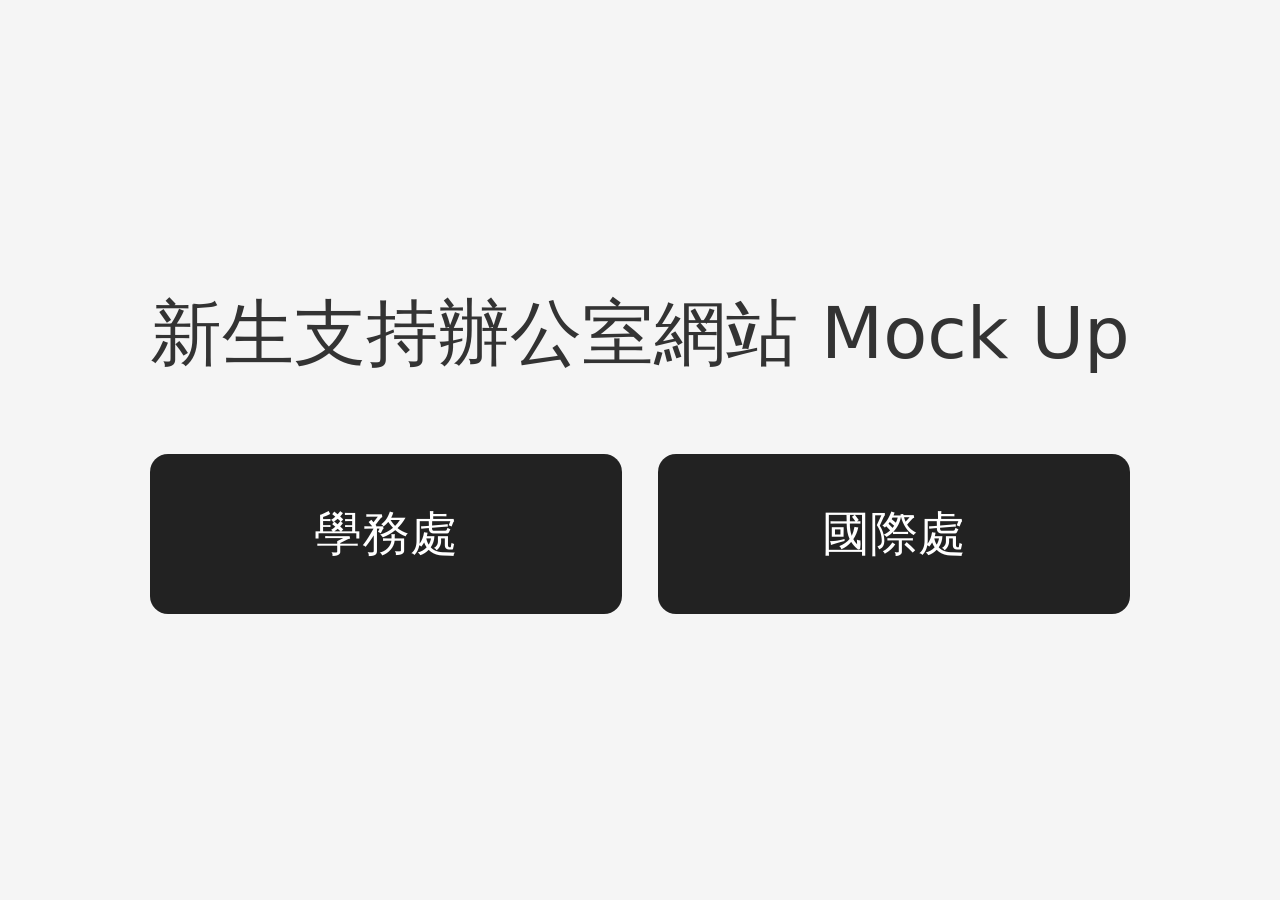
<file: index.html>
<!DOCTYPE html>
<html lang="en">
<head>
  <meta charset="UTF-8">
  <meta name="viewport" content="width=device-width, initial-scale=1.0">
  <title>junior-site</title>
  <style>
    :root {
      color-scheme: light dark;
      font-family: system-ui, -apple-system, "Segoe UI", sans-serif;
    }
    html {
      font-size: 300%;
    }
    body {
      margin: 0;
      min-height: 100vh;
      display: grid;
      place-items: center;
      background: #f5f5f5;
    }
    main {
      text-align: center;
      padding: 2rem;
      max-width: 30rem;
    }
    h1 {
      font-size: 1.5rem;
      font-weight: 500;
      margin: 0 0 1.5rem;
      color: #333;
    }
    .buttons {
      display: grid;
      grid-template-columns: repeat(2, 1fr);
      gap: 0.75rem;
    }
    a.btn {
      display: inline-block;
      padding: 1rem 2rem;
      font-size: 1rem;
      text-decoration: none;
      color: #fff;
      background: #222;
      border-radius: 0.375rem;
      transition: background 0.15s ease;
    }
    a.btn:hover {
      background: #444;
    }
  </style>
</head>
<body>
  <main>
    <h1>新生支持辦公室網站 Mock Up</h1>
    <div class="buttons">
      <a class="btn" href="academic/index.html">學務處</a>
      <a class="btn" href="overseas/index.html">國際處</a>
    </div>
  </main>
</body>
</html>
</file>
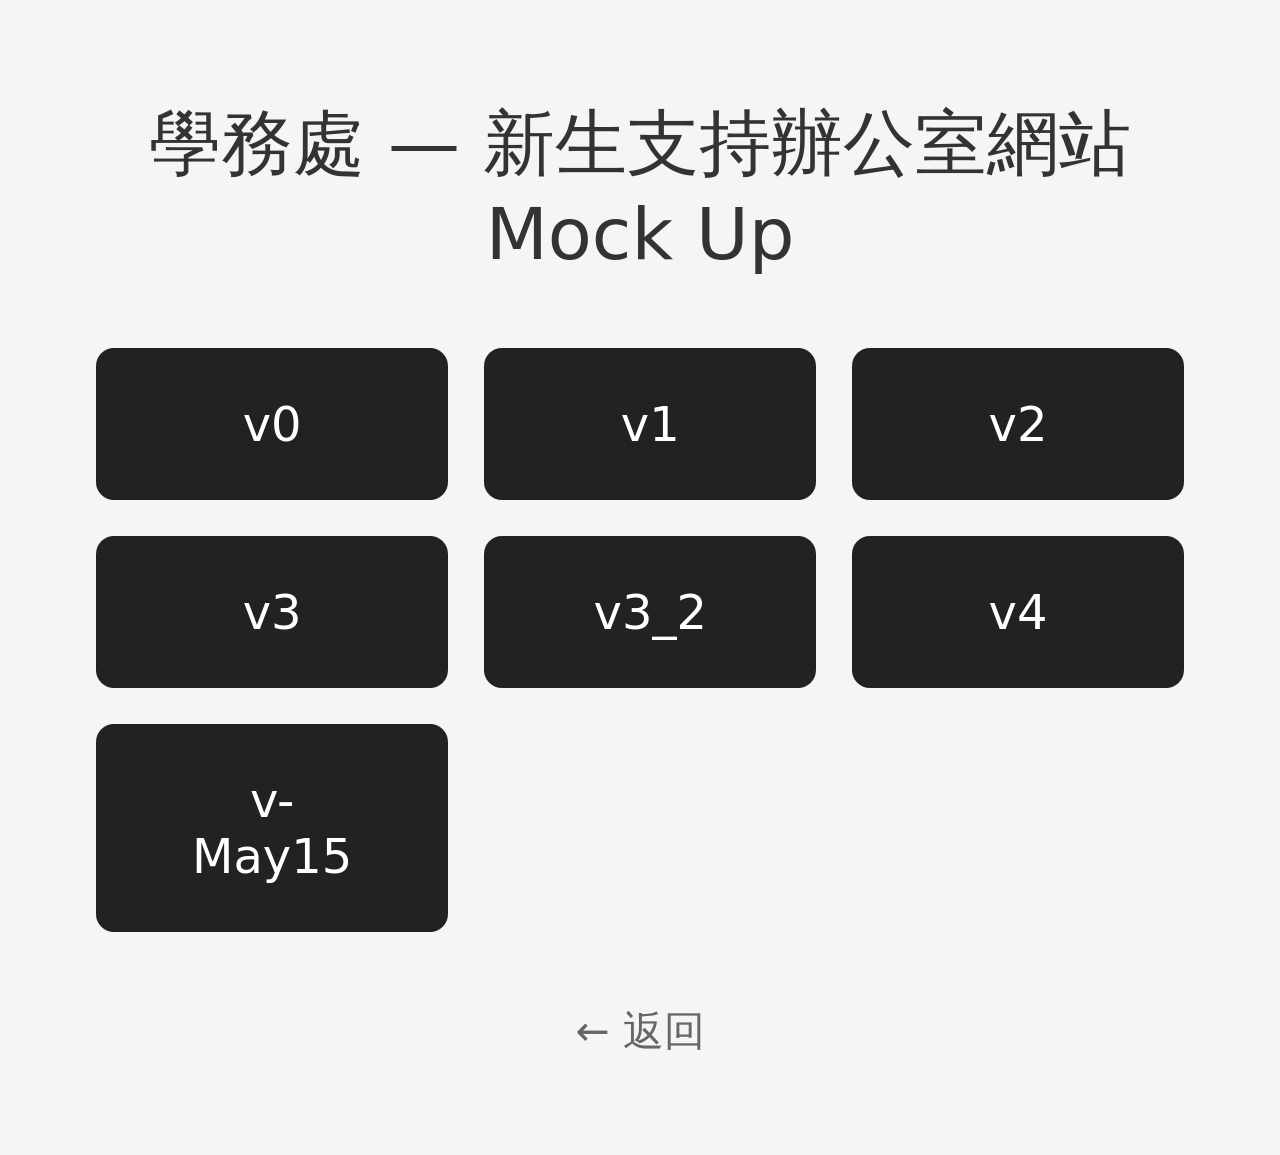
<file: academic/index.html>
<!DOCTYPE html>
<html lang="en">
<head>
  <meta charset="UTF-8">
  <meta name="viewport" content="width=device-width, initial-scale=1.0">
  <title>學務處 — versions</title>
  <style>
    :root {
      color-scheme: light dark;
      font-family: system-ui, -apple-system, "Segoe UI", sans-serif;
    }
    html {
      font-size: 300%;
    }
    body {
      margin: 0;
      min-height: 100vh;
      display: grid;
      place-items: center;
      background: #f5f5f5;
    }
    main {
      text-align: center;
      padding: 2rem;
      max-width: 30rem;
    }
    h1 {
      font-size: 1.5rem;
      font-weight: 500;
      margin: 0 0 1.5rem;
      color: #333;
    }
    .buttons {
      display: grid;
      grid-template-columns: repeat(3, 1fr);
      gap: 0.75rem;
    }
    a.btn, button.btn {
      display: inline-block;
      padding: 1rem 2rem;
      font-size: 1rem;
      font-family: inherit;
      text-decoration: none;
      color: #fff;
      background: #222;
      border: none;
      border-radius: 0.375rem;
      cursor: pointer;
      transition: background 0.15s ease;
    }
    a.btn:hover {
      background: #444;
    }
    button.btn:disabled,
    a.btn.disabled {
      background: #bbb;
      cursor: not-allowed;
      pointer-events: none;
    }
    .warning {
      display: none;
      margin: 0 0 1.5rem;
      padding: 0.875rem 1rem;
      border-radius: 0.375rem;
      background: #fff4d6;
      border: 1px solid #e6c870;
      color: #5a4400;
      font-size: 0.9rem;
      text-align: left;
      line-height: 1.5;
    }
    .warning code {
      background: rgba(0, 0, 0, 0.08);
      padding: 0.1rem 0.35rem;
      border-radius: 0.25rem;
      font-size: 0.85em;
    }
    body.no-server .warning {
      display: block;
    }
    body.no-server a.btn {
      background: #bbb;
      cursor: not-allowed;
      pointer-events: none;
    }
    .back {
      display: inline-block;
      margin-top: 1.5rem;
      font-size: 0.85rem;
      color: #666;
      text-decoration: none;
    }
    .back:hover {
      color: #222;
    }
  </style>
</head>
<body>
  <main>
    <h1>學務處 — 新生支持辦公室網站 Mock Up</h1>
    <div class="warning" role="alert">
      <strong>No server detected.</strong><br>
      v0 needs a static HTTP server (it uses <code>fetch()</code> for JSON).
      Start it with:
      <pre style="margin:0.5rem 0 0;"><code>python3 serve.py</code></pre>
      then open <code>http://localhost:8000/</code>.
    </div>
    <div class="buttons">
      <a class="btn" href="v0/site/index.html">v0</a>
      <a class="btn" href="v1/site/index.html">v1</a>
      <a class="btn" href="v2/site/index.html">v2</a>
      <a class="btn" href="v3/site/index.html">v3</a>
      <a class="btn" href="v3_2/site/index.html">v3_2</a>
      <a class="btn" href="v4/site/index.html">v4</a>
      <a class="btn" href="v-May15/site/index.html">v-May15</a>
    </div>
    <a class="back" href="../index.html">← 返回</a>
  </main>
  <script>
    if (location.protocol === "file:") {
      document.body.classList.add("no-server");
    }
  </script>
</body>
</html>
</file>
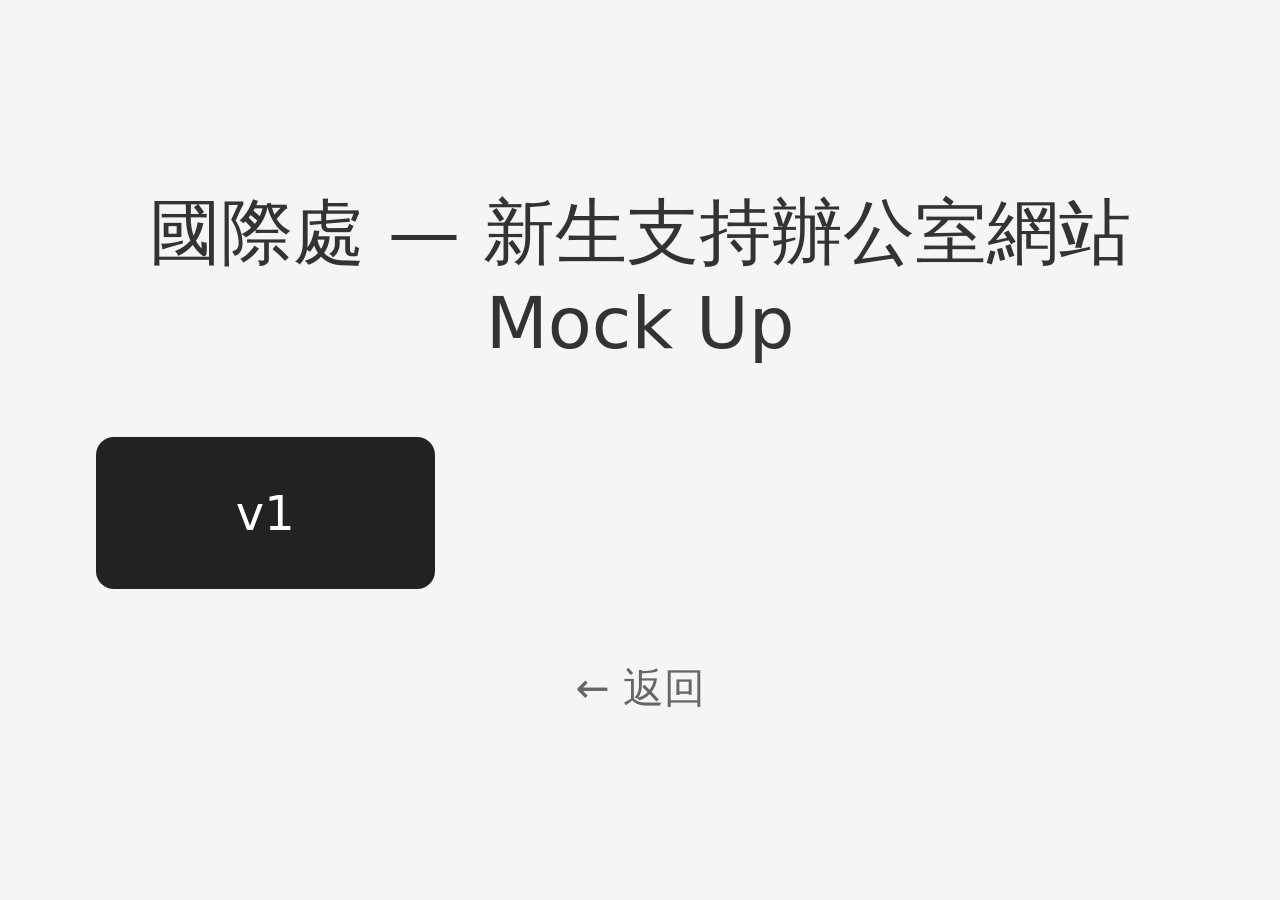
<file: overseas/index.html>
<!DOCTYPE html>
<html lang="en">
<head>
  <meta charset="UTF-8">
  <meta name="viewport" content="width=device-width, initial-scale=1.0">
  <title>國際處 — versions</title>
  <style>
    :root {
      color-scheme: light dark;
      font-family: system-ui, -apple-system, "Segoe UI", sans-serif;
    }
    html {
      font-size: 300%;
    }
    body {
      margin: 0;
      min-height: 100vh;
      display: grid;
      place-items: center;
      background: #f5f5f5;
    }
    main {
      text-align: center;
      padding: 2rem;
      max-width: 30rem;
    }
    h1 {
      font-size: 1.5rem;
      font-weight: 500;
      margin: 0 0 1.5rem;
      color: #333;
    }
    .buttons {
      display: grid;
      grid-template-columns: repeat(3, 1fr);
      gap: 0.75rem;
    }
    a.btn {
      display: inline-block;
      padding: 1rem 2rem;
      font-size: 1rem;
      text-decoration: none;
      color: #fff;
      background: #222;
      border-radius: 0.375rem;
      transition: background 0.15s ease;
    }
    a.btn:hover {
      background: #444;
    }
    .back {
      display: inline-block;
      margin-top: 1.5rem;
      font-size: 0.85rem;
      color: #666;
      text-decoration: none;
    }
    .back:hover {
      color: #222;
    }
  </style>
</head>
<body>
  <main>
    <h1>國際處 — 新生支持辦公室網站 Mock Up</h1>
    <div class="buttons">
      <a class="btn" href="v1/site/index.html">v1</a>
    </div>
    <a class="back" href="../index.html">← 返回</a>
  </main>
</body>
</html>
</file>
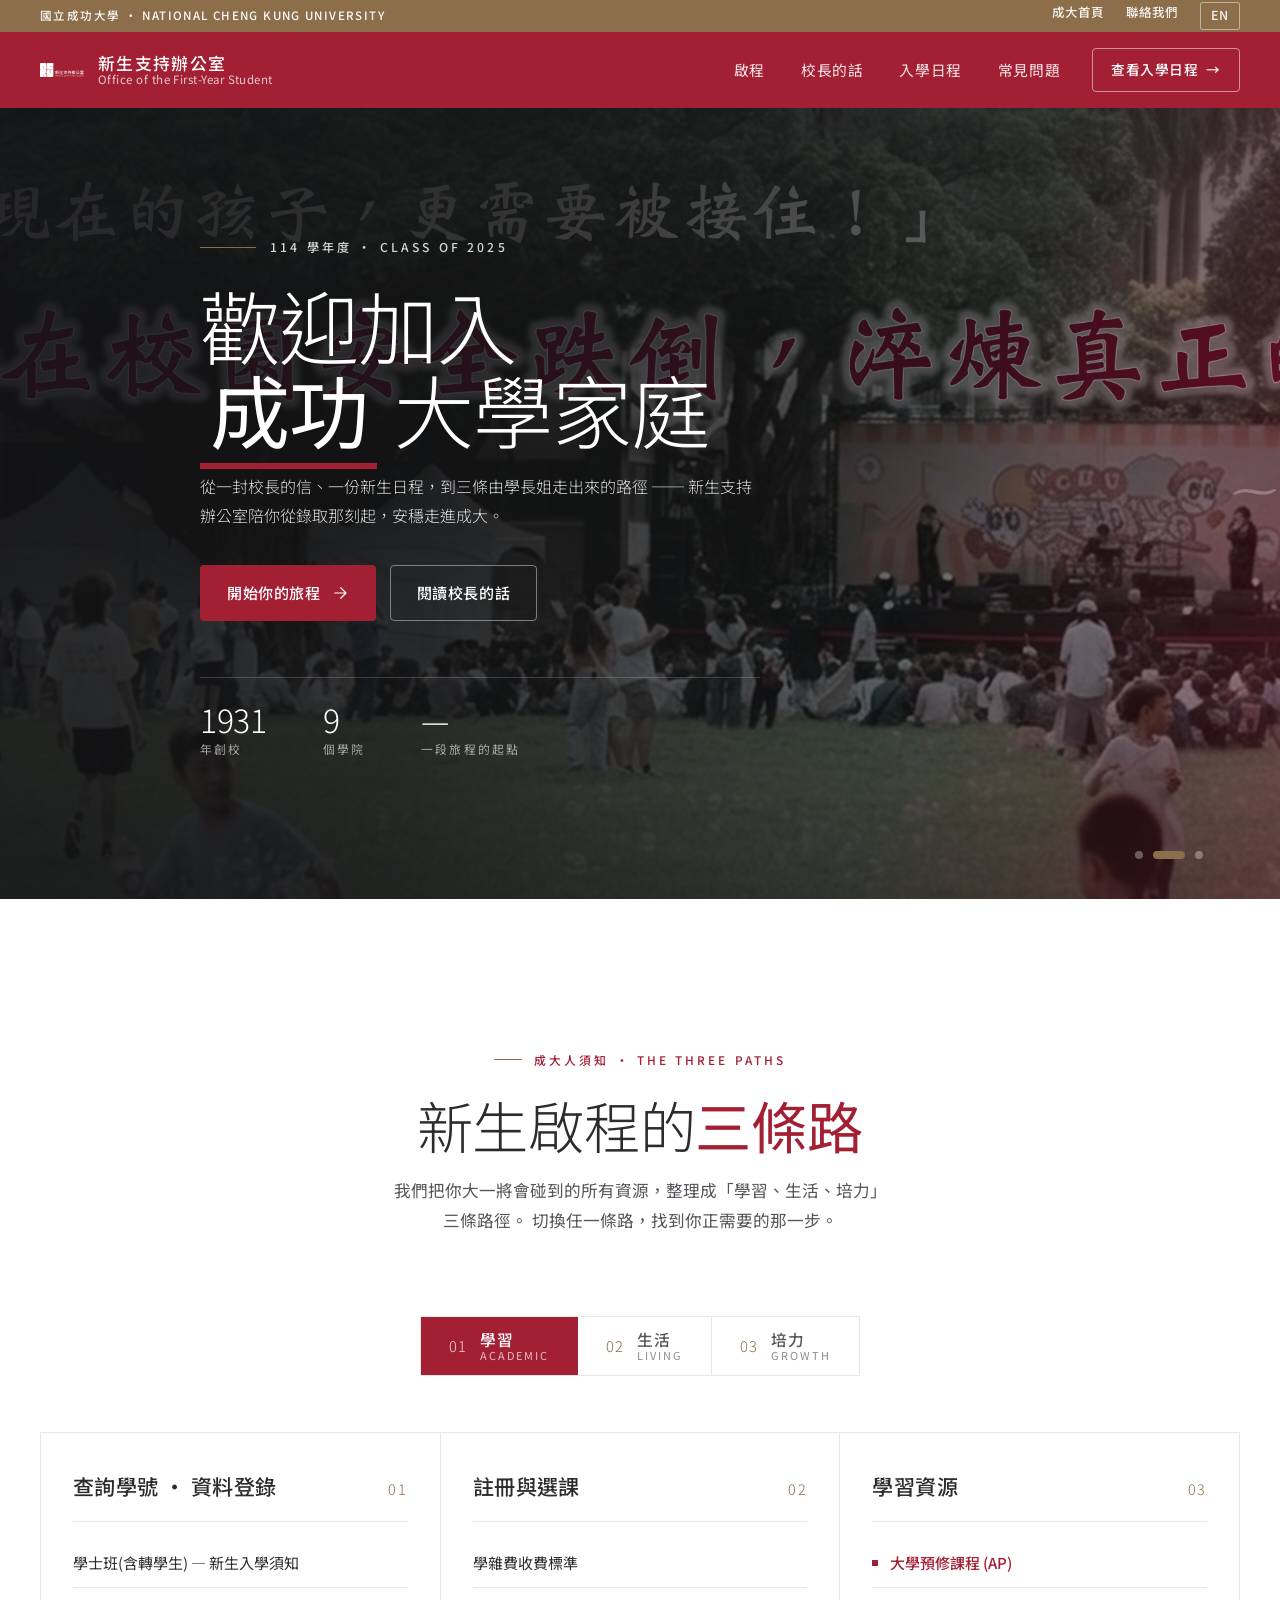
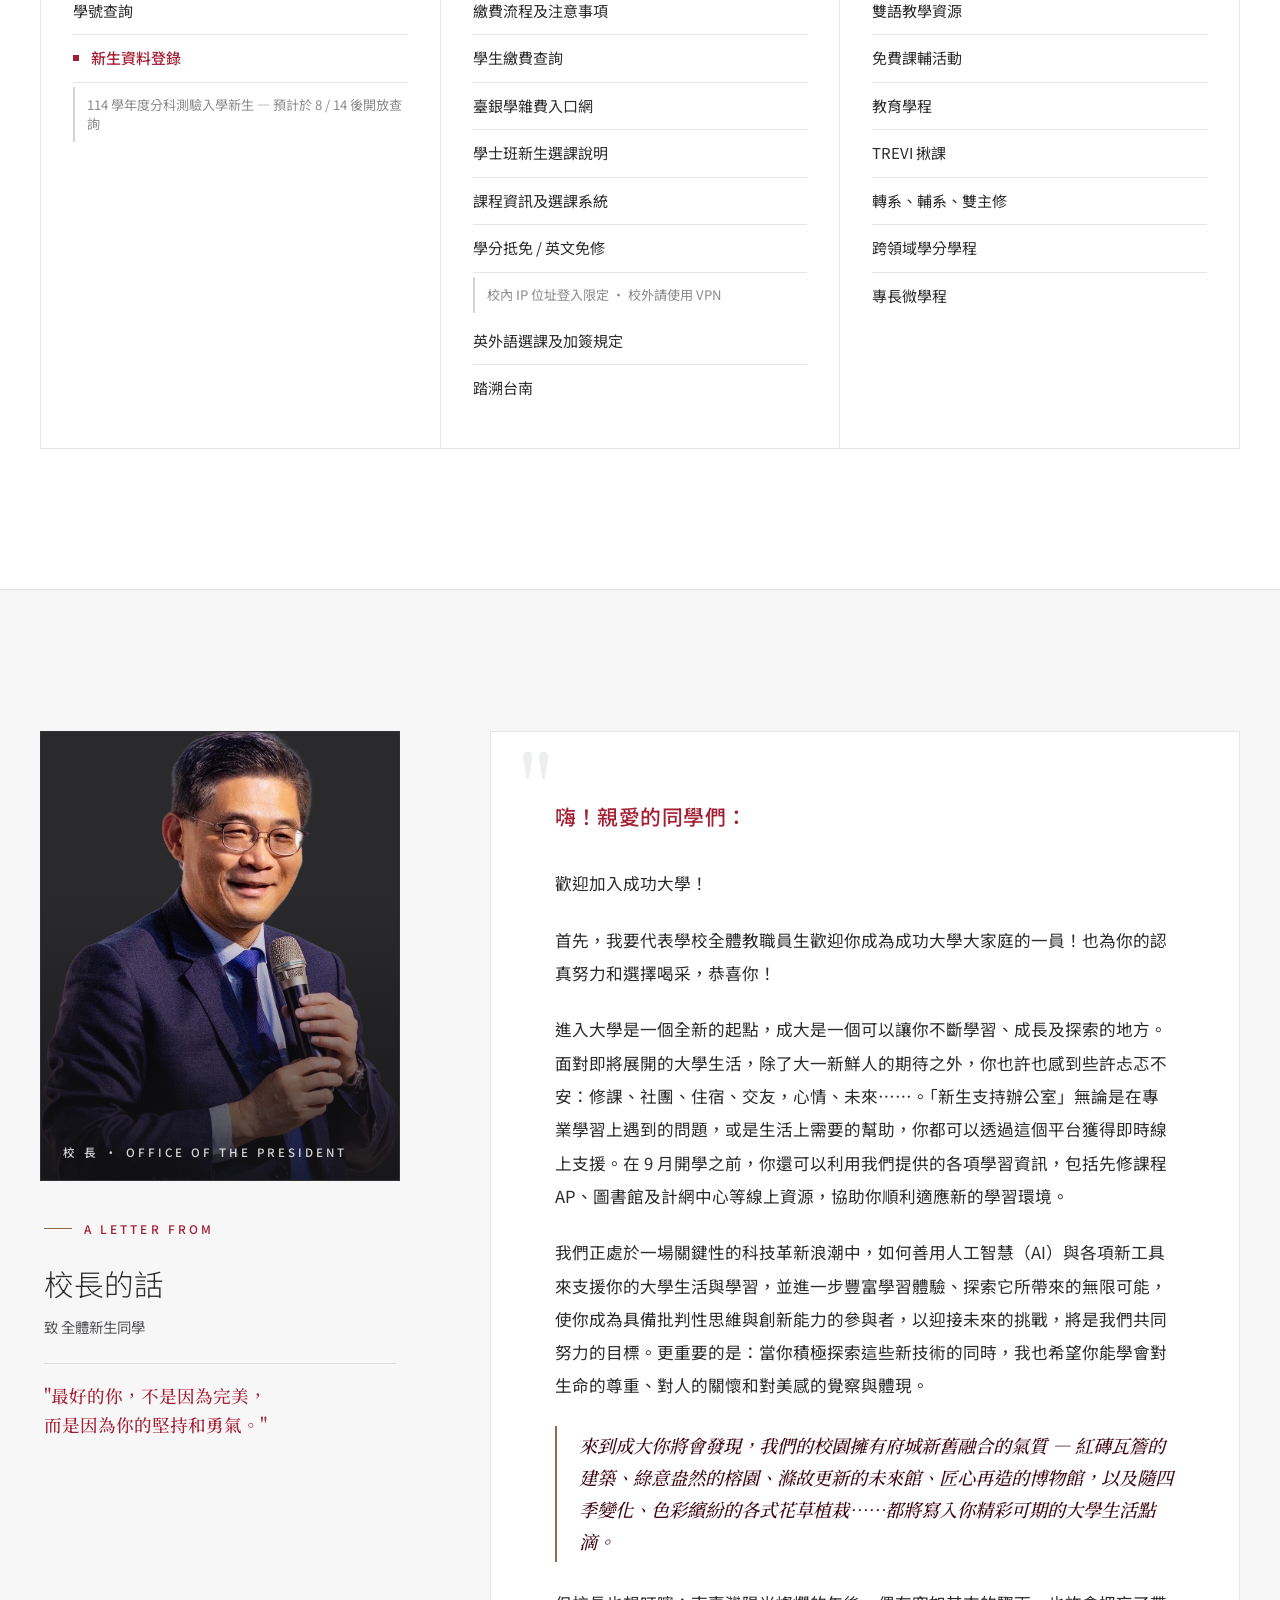
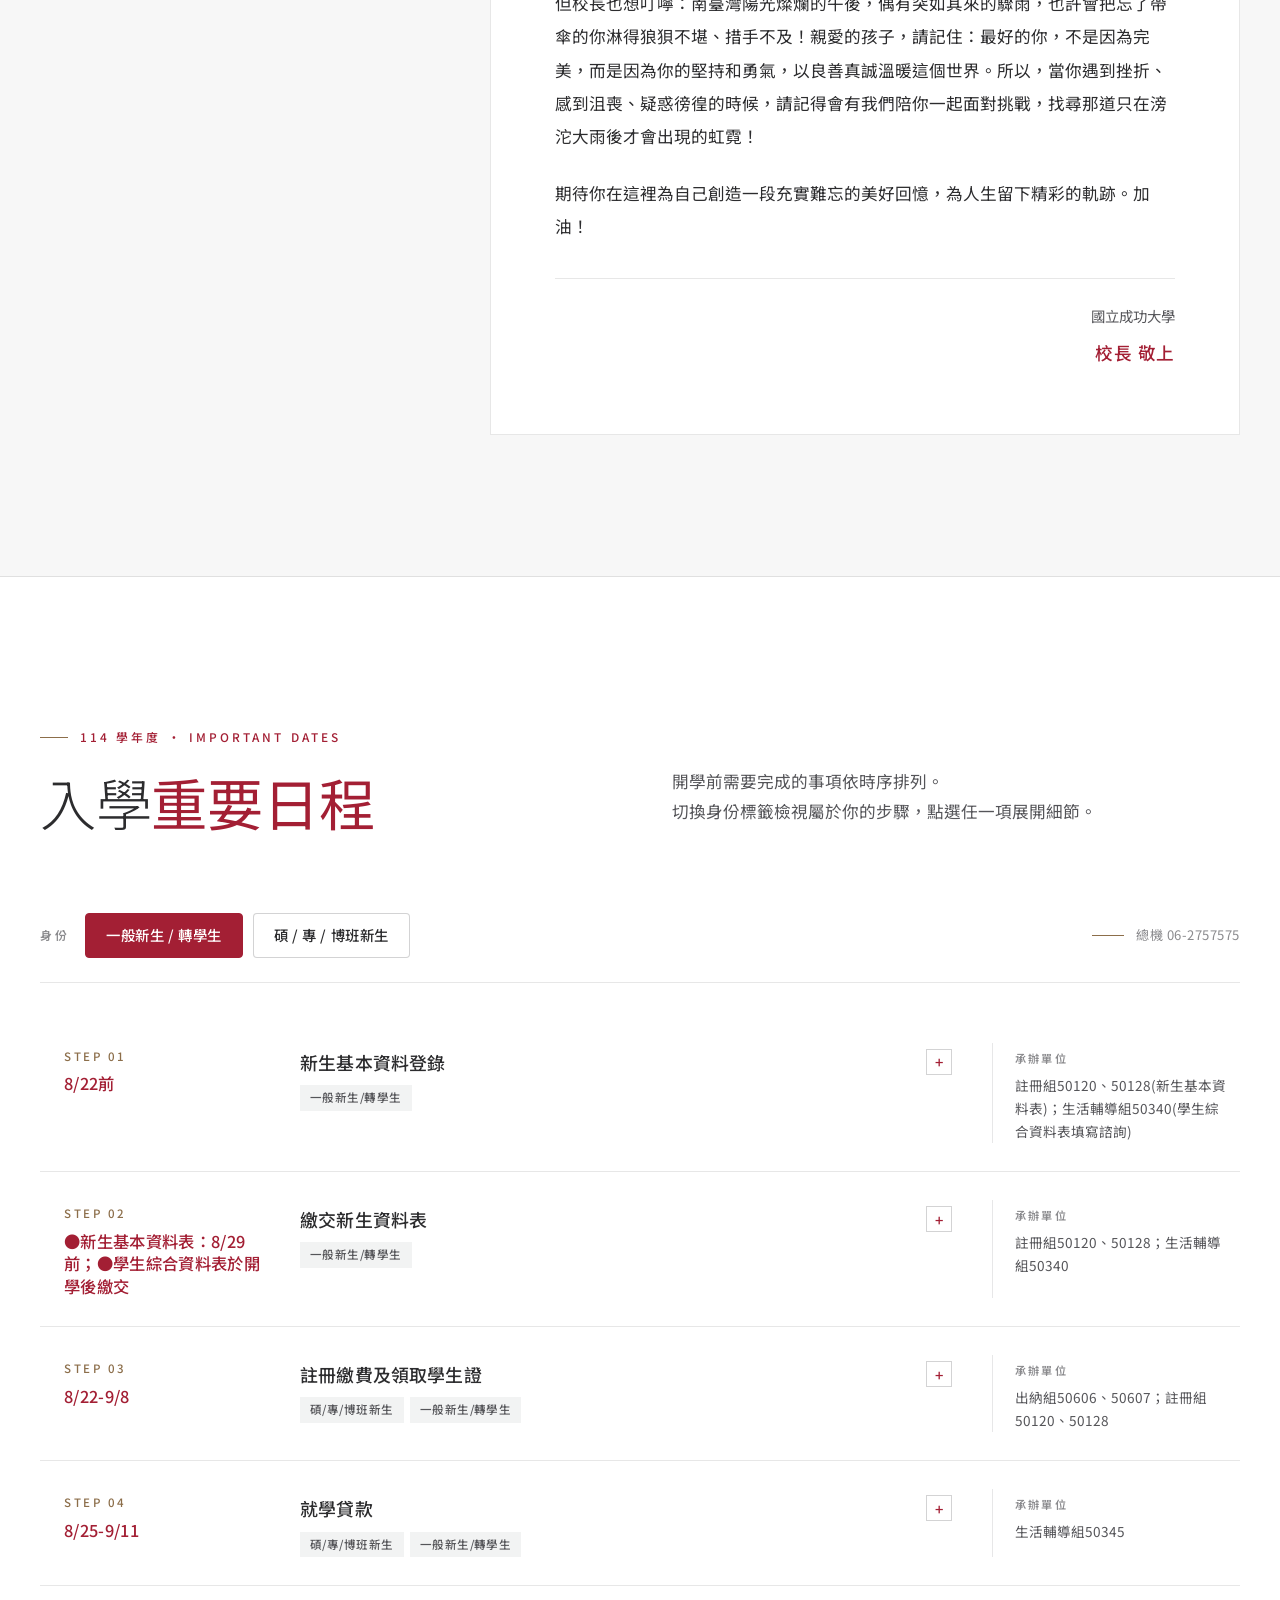
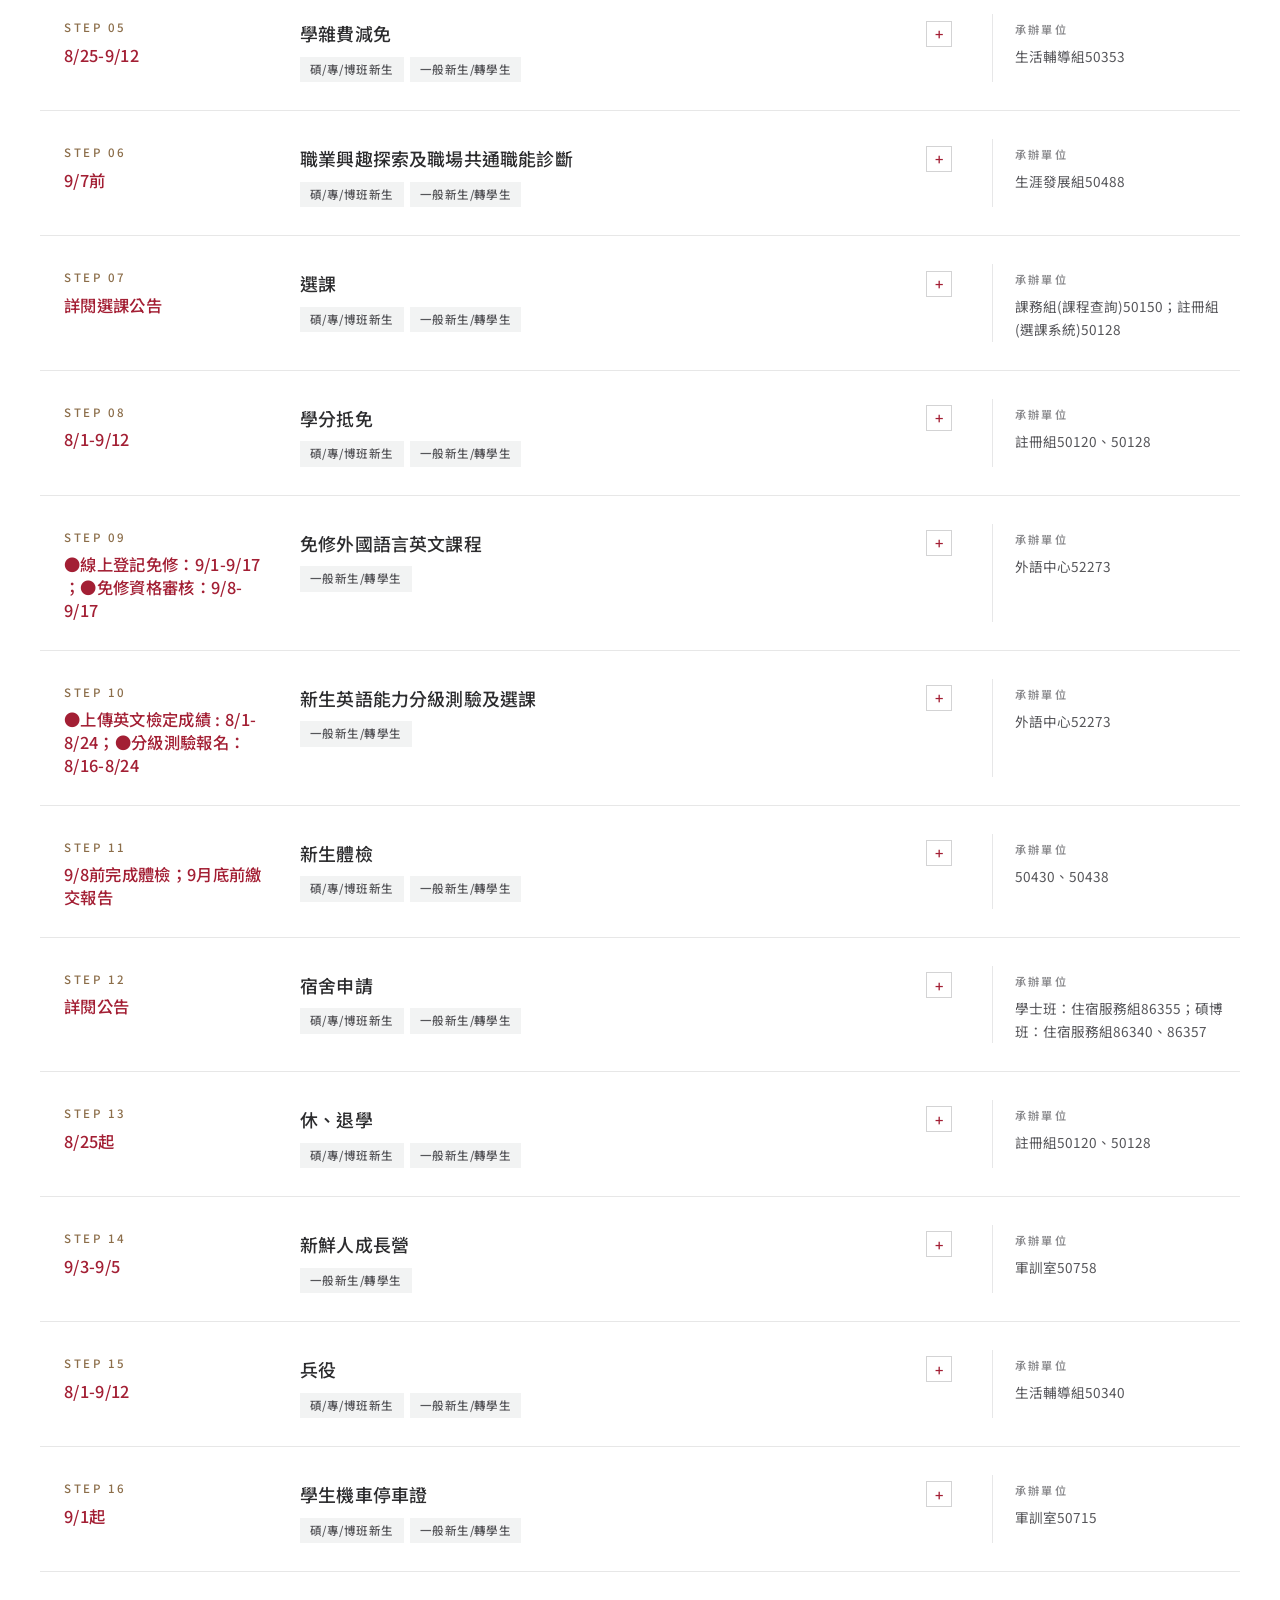
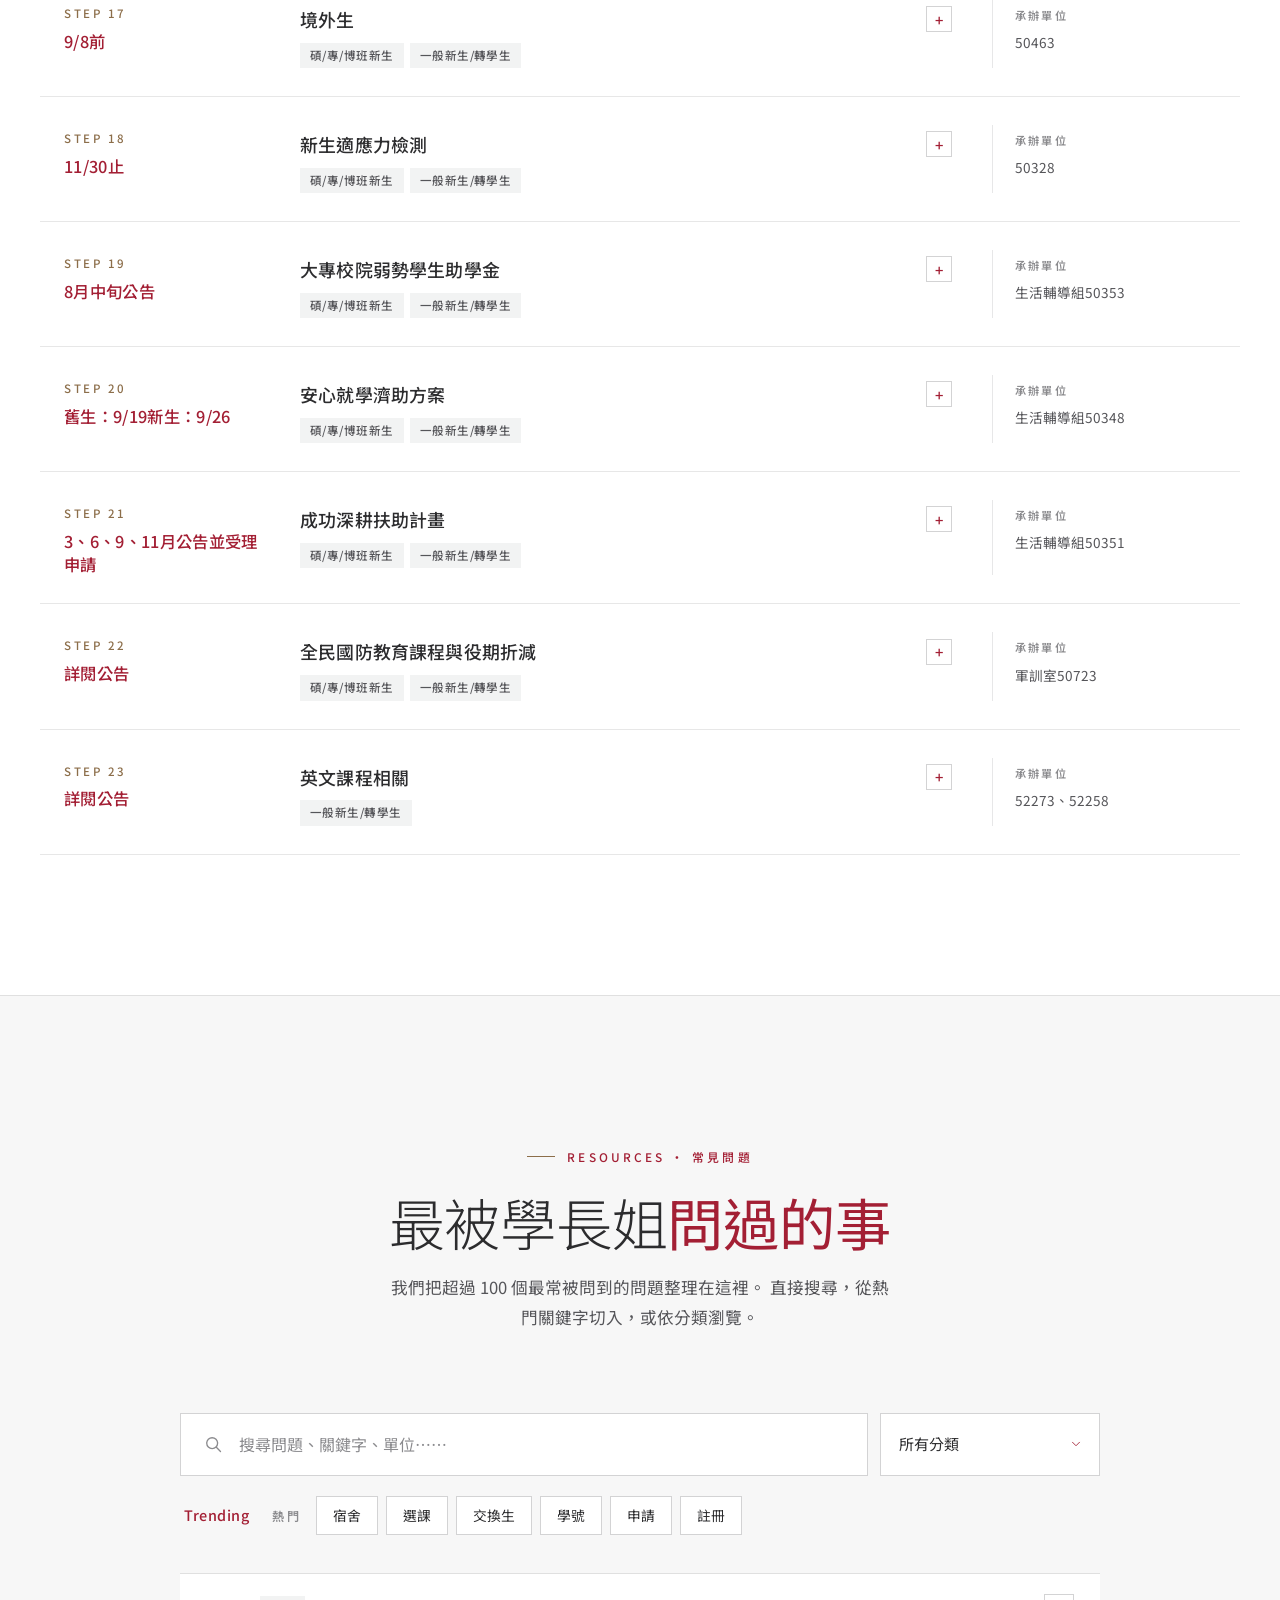
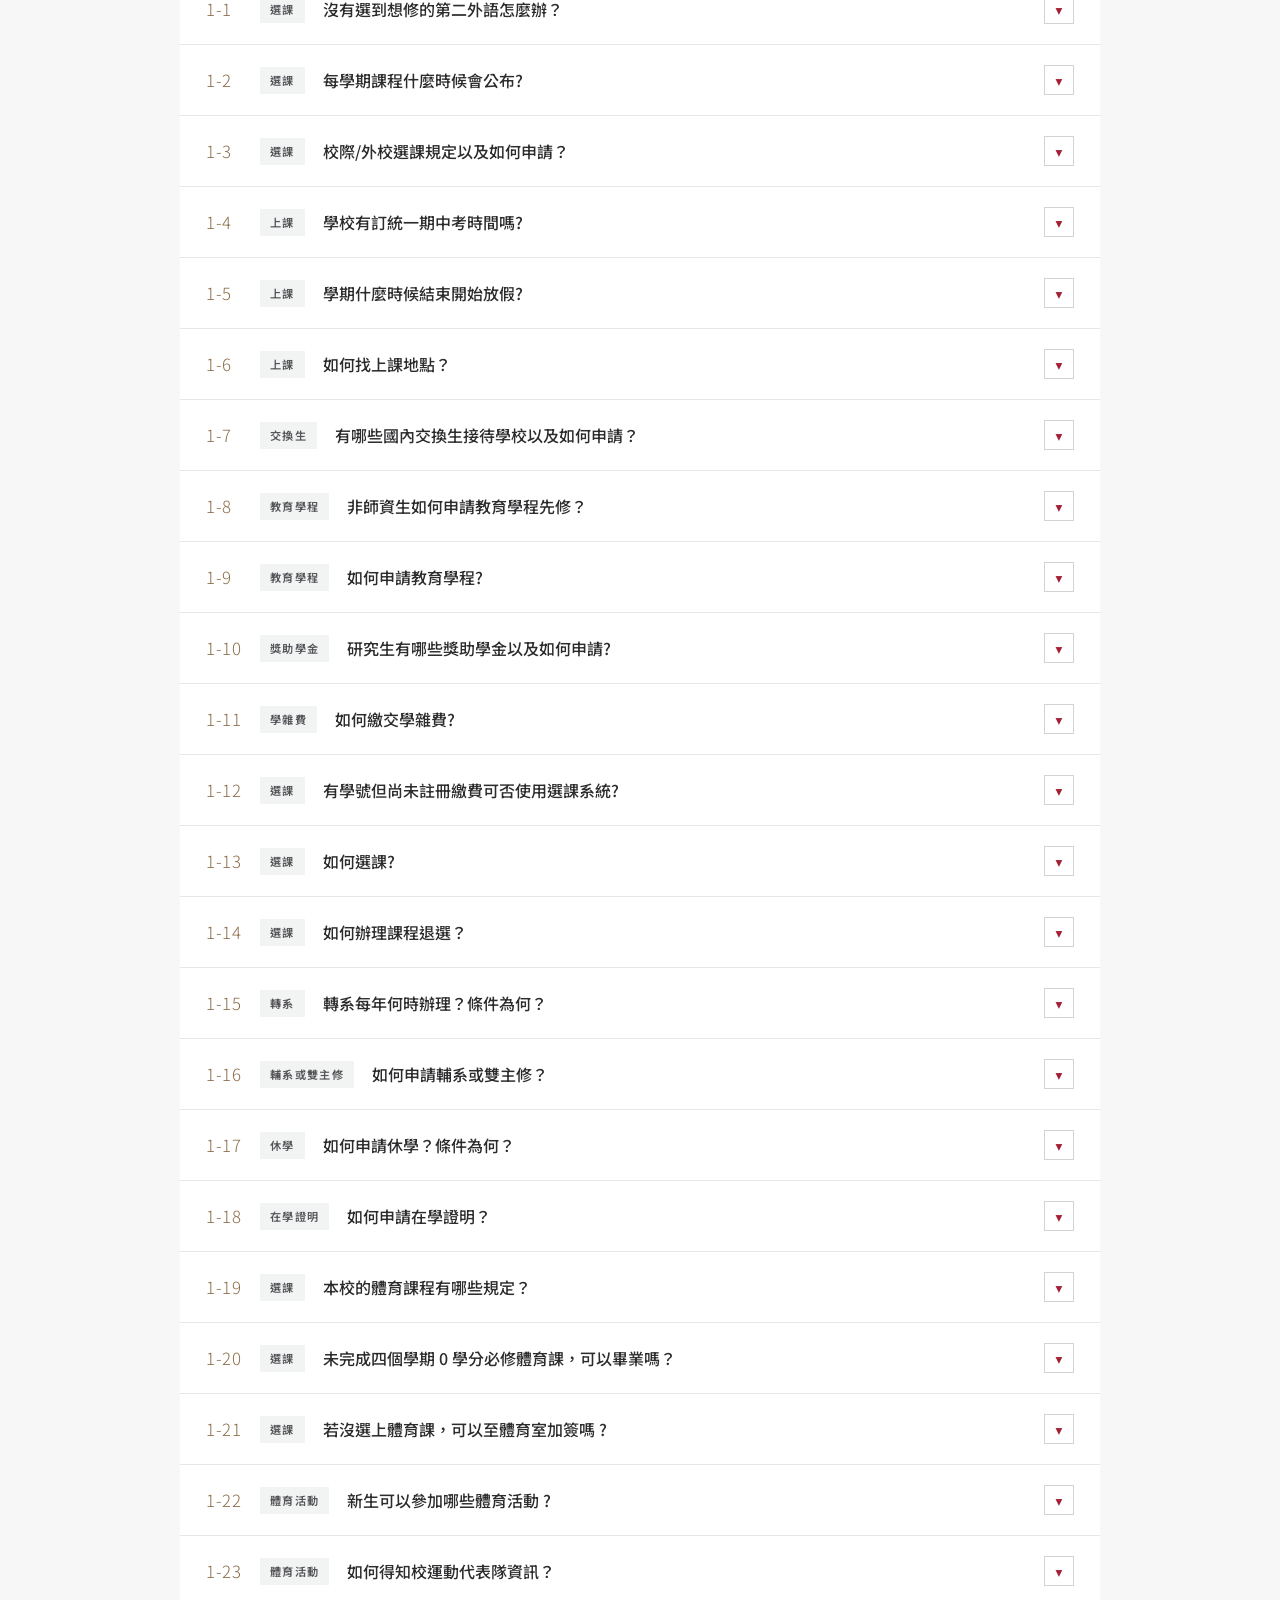
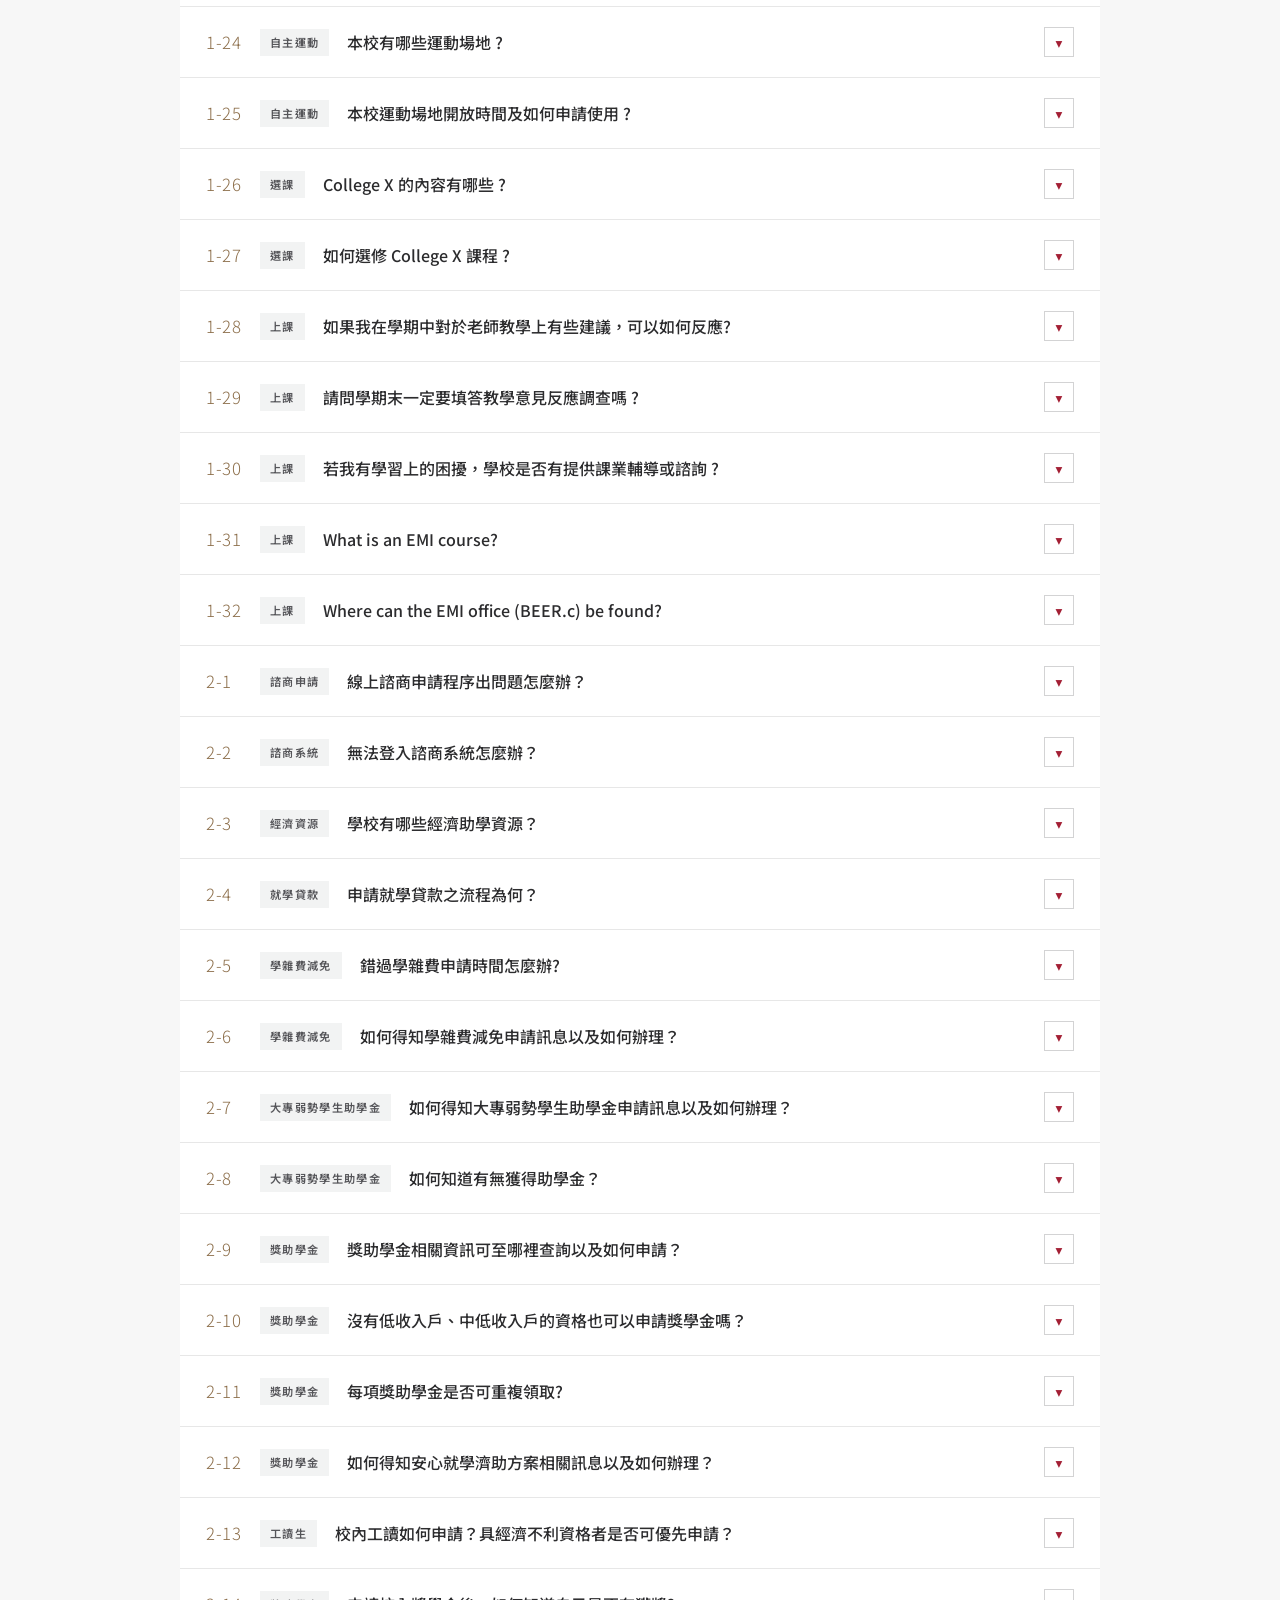
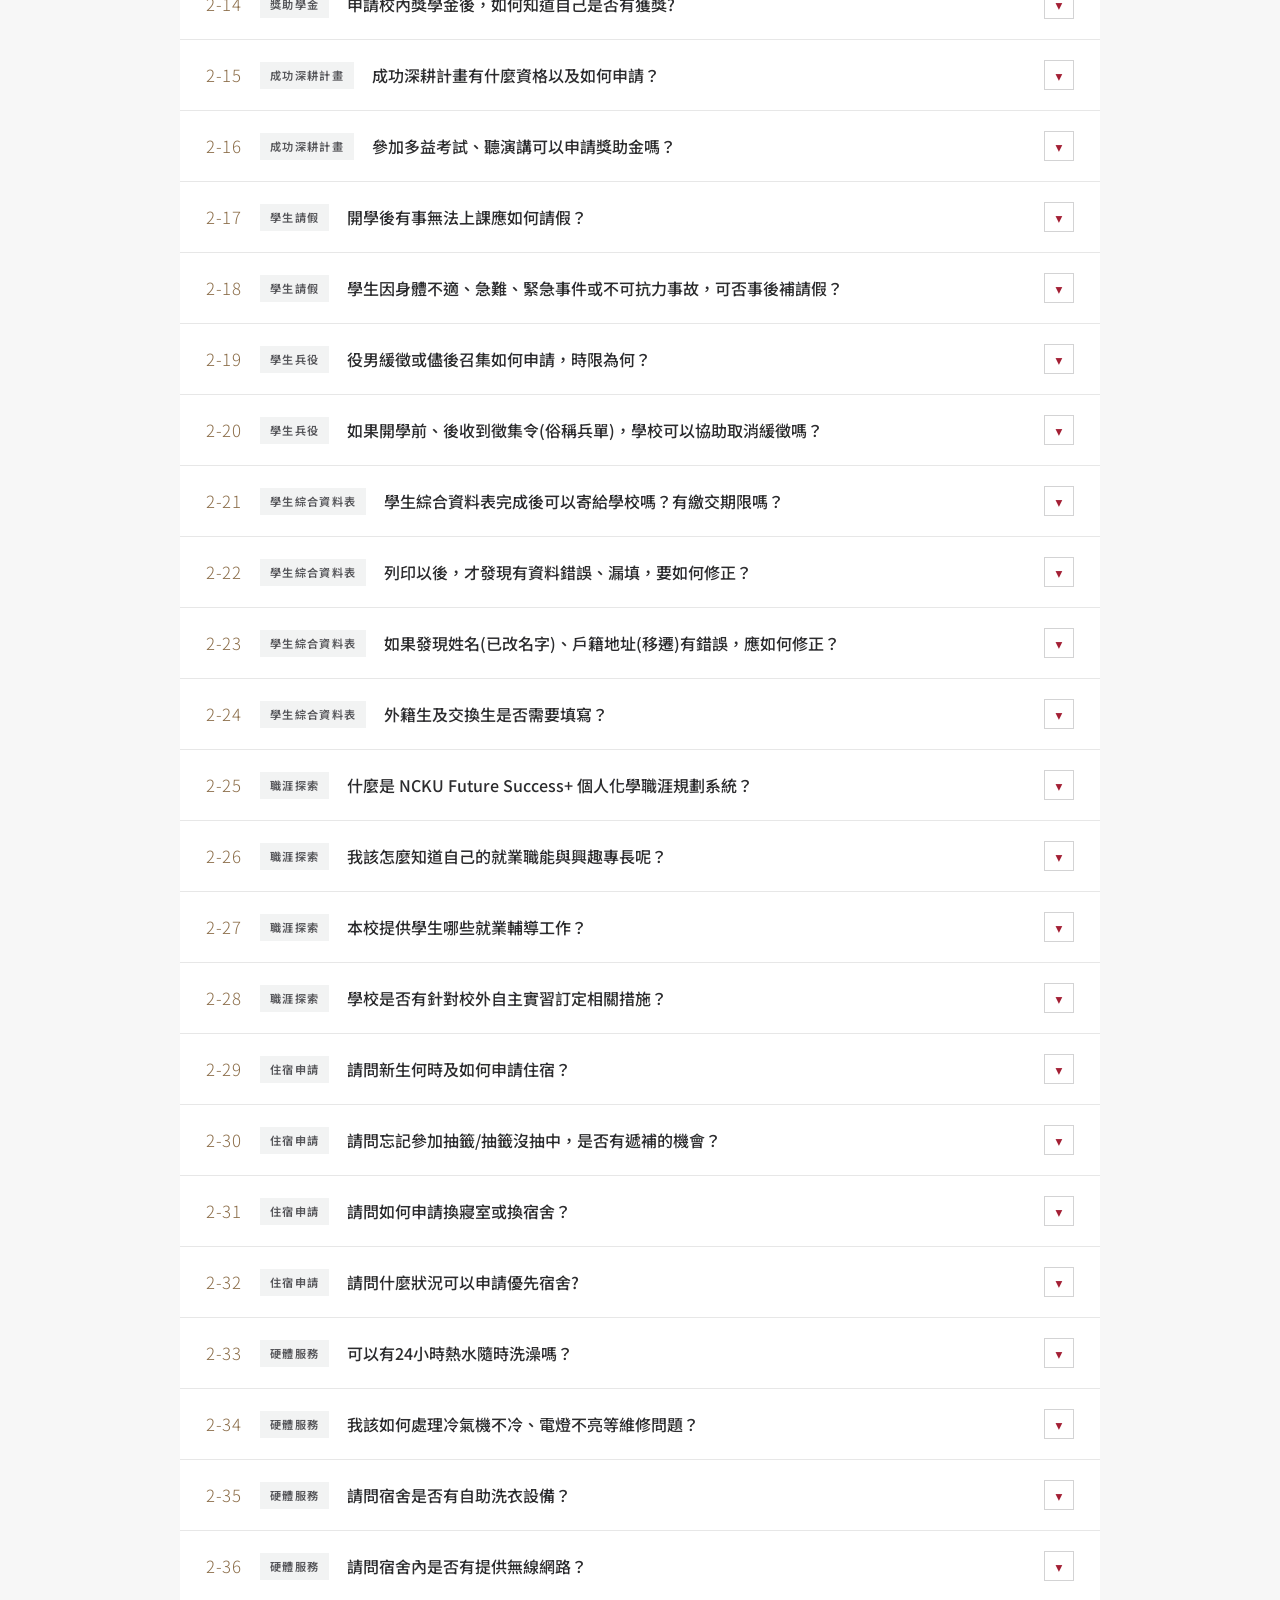
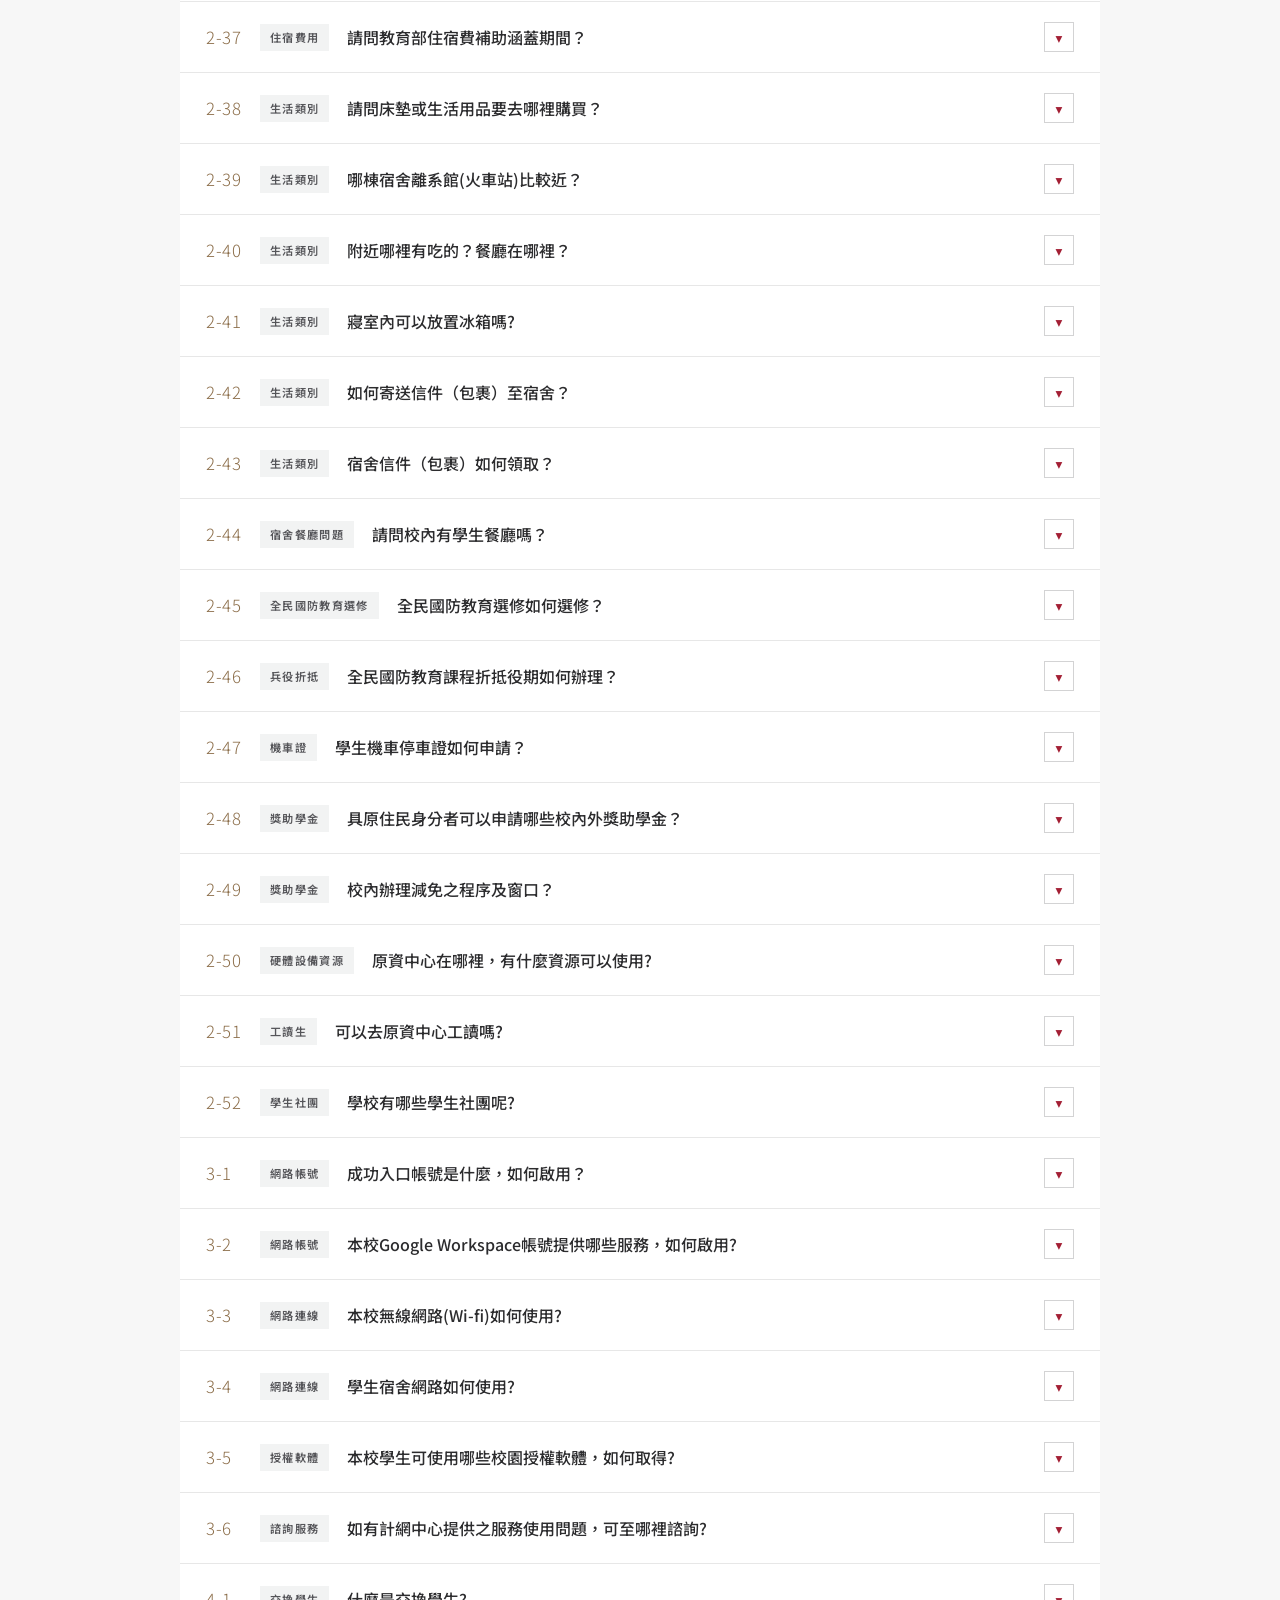
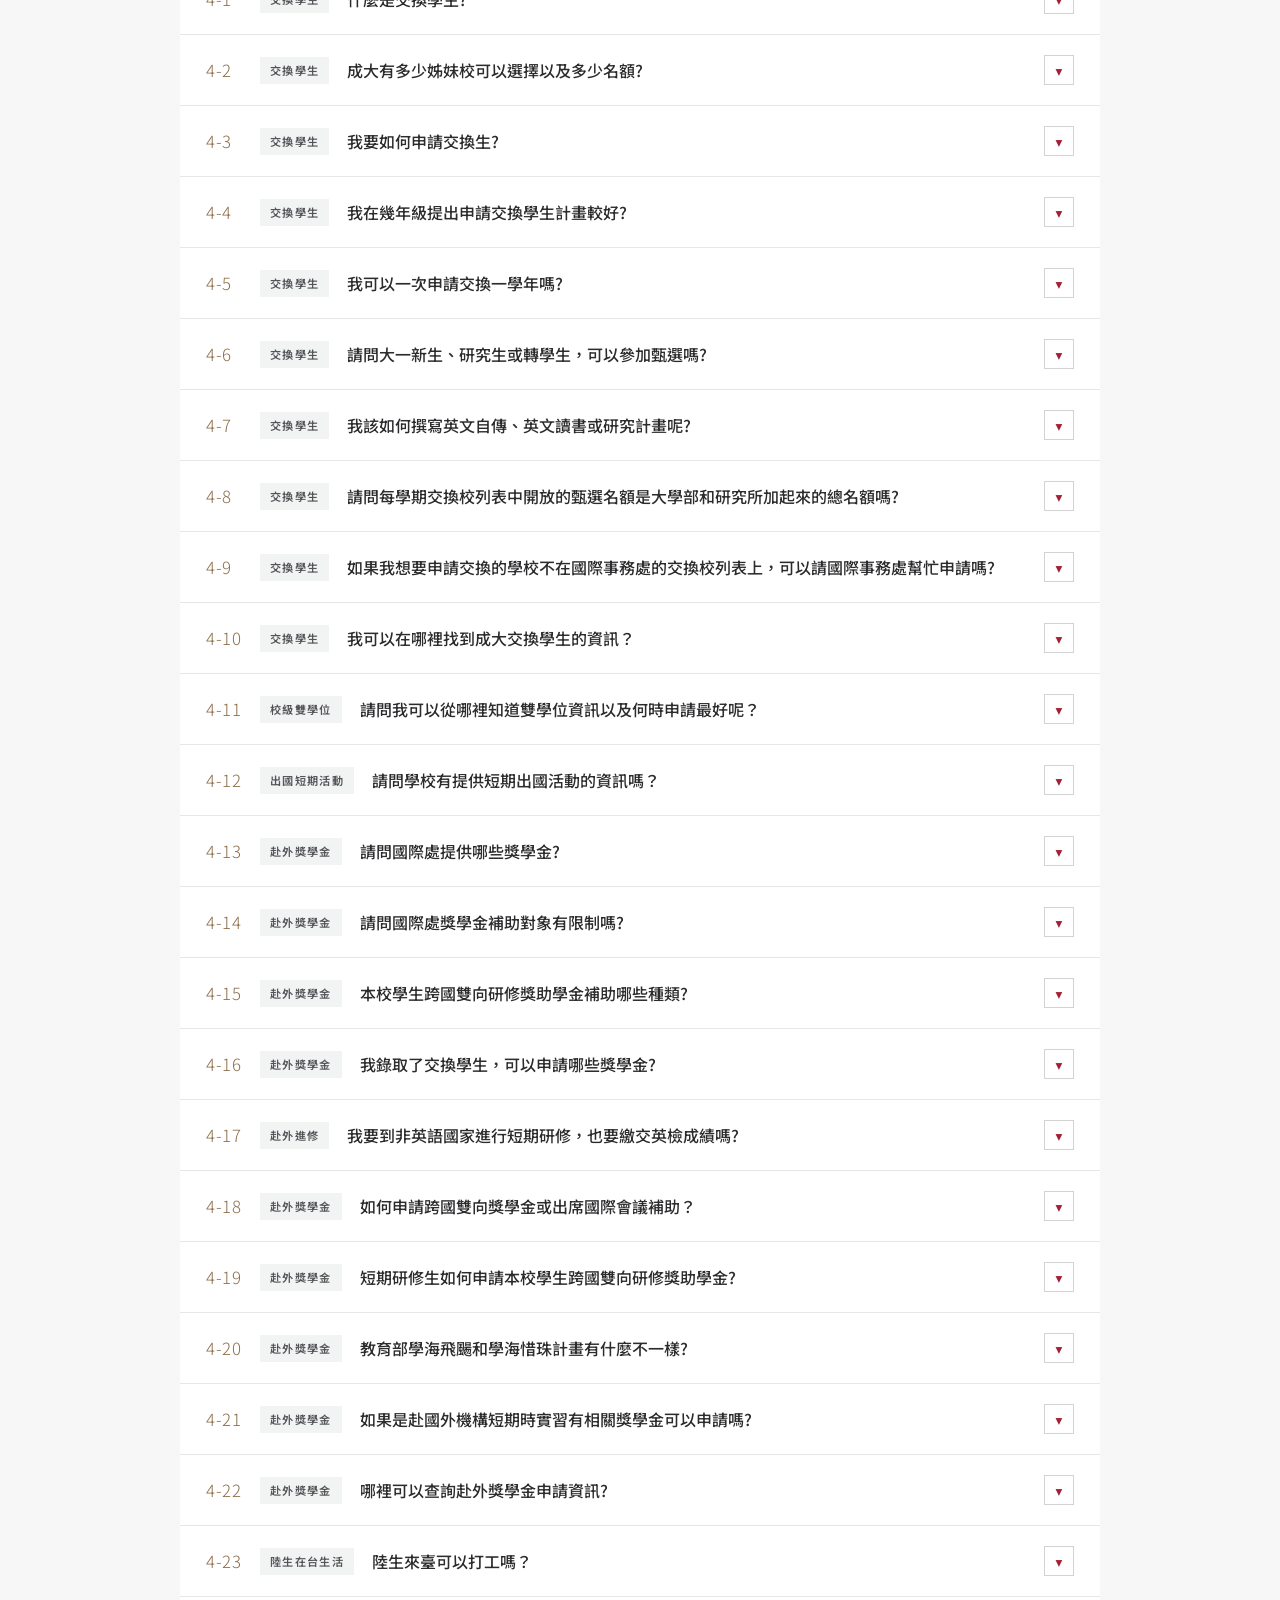
<file: v1/site/index.html>
<!doctype html>
<html lang="zh-Hant">
<head>
<meta charset="utf-8">
<meta name="viewport" content="width=device-width,initial-scale=1">
<title>新生支持辦公室 · Office of the First-Year Student · NCKU</title>
<meta name="description" content="國立成功大學新生支持辦公室 — 為你打造一段以人為本的大學啟程旅程。">
<link rel="icon" href="assets/img/NCKUlogo-DQTKg6gD.svg">
<link rel="preconnect" href="https://fonts.googleapis.com">
<link rel="preconnect" href="https://fonts.gstatic.com" crossorigin>
<link href="https://fonts.googleapis.com/css2?family=Noto+Sans:wght@300;400;500;700&family=Noto+Sans+TC:wght@300;400;500;700&family=Noto+Serif:ital,wght@0,400;0,500;1,400&family=Noto+Serif+TC:wght@400;500;600&display=swap" rel="stylesheet">
<link rel="stylesheet" href="styles.css?v=1777625123">
</head>
<body id="top">

<!-- ============================ HEADER ============================ -->
<header class="site-header" id="siteHeader">
  <div class="utility-strip" aria-label="校級導覽">
    <div class="container utility-row">
      <span class="utility-tag">國立成功大學 · National Cheng Kung University</span>
      <nav class="utility-nav" aria-label="次要導覽">
        <a href="https://www.ncku.edu.tw/" target="_blank" rel="noopener">成大首頁</a>
        <a href="#contact">聯絡我們</a>
        <a href="#" class="utility-lang">EN</a>
      </nav>
    </div>
  </div>

  <div class="primary-bar">
    <div class="container header-row">
      <a href="#top" class="brand" aria-label="新生支持辦公室 首頁">
        <img src="assets/img/NCKUlogo-DQTKg6gD.svg" alt="" class="brand-mark">
        <div class="brand-text">
          <span class="brand-zh">新生支持辦公室</span>
          <span class="brand-en">Office of the First-Year Student</span>
        </div>
      </a>

      <nav class="primary-nav" aria-label="主要導覽">
        <a href="#journey">啟程</a>
        <a href="#letter">校長的話</a>
        <a href="#calendar">入學日程</a>
        <a href="#faq">常見問題</a>
      </nav>

      <a class="header-cta" href="#calendar">查看入學日程<span aria-hidden="true">→</span></a>

      <button class="nav-toggle" id="navToggle" aria-label="切換選單" aria-expanded="false">
        <span></span><span></span><span></span>
      </button>
    </div>
  </div>
</header>

<main>

  <!-- ============================ HERO ============================ -->
  <section class="hero">
    <div class="hero-media" aria-hidden="true">
      <img class="hero-img is-active" src="assets/banner/b1.jpg" alt="">
      <img class="hero-img" src="assets/banner/b3.jpg" alt="">
      <img class="hero-img" src="assets/banner/b5.png" alt="">
      <div class="hero-veil"></div>
    </div>

    <div class="hero-content container">
      <div class="hero-eyebrow">
        <span class="hero-rule"></span>
        <span>114 學年度 · Class of 2025</span>
      </div>
      <h1 class="hero-title">
        <span class="hero-title-line">歡迎加入</span>
        <span class="hero-title-line"><em>成功</em> 大學家庭</span>
      </h1>
      <p class="hero-lede">
        從一封校長的信、一份新生日程，到三條由學長姐走出來的路徑 ──
        新生支持辦公室陪你從錄取那刻起，安穩走進成大。
      </p>
      <div class="hero-ctas">
        <a class="btn btn-primary" href="#journey">
          開始你的旅程
          <svg viewBox="0 0 24 24" aria-hidden="true"><path d="M5 12h14M13 5l7 7-7 7" fill="none" stroke="currentColor" stroke-width="1.6" stroke-linecap="round" stroke-linejoin="round"/></svg>
        </a>
        <a class="btn btn-ghost" href="#letter">閱讀校長的話</a>
      </div>

      <div class="hero-meta">
        <div class="hero-stat"><b>1931</b><span>年創校</span></div>
        <div class="hero-stat"><b>9</b><span>個學院</span></div>
        <div class="hero-stat"><b>—</b><span>一段旅程的起點</span></div>
      </div>
    </div>

    <div class="hero-pager" aria-hidden="true">
      <button class="hero-dot is-active" data-i="0"></button>
      <button class="hero-dot" data-i="1"></button>
      <button class="hero-dot" data-i="2"></button>
    </div>
  </section>

  <!-- ============================ JOURNEY (Pillars) ============================ -->
  <section id="journey" class="section section-journey">
    <div class="container">
      <header class="section-head">
        <span class="kicker"><span class="kicker-rule"></span>成大人須知 · The Three Paths</span>
        <h2 class="section-title">新生啟程的<em>三條路</em></h2>
        <p class="section-lede">
          我們把你大一將會碰到的所有資源，整理成「學習、生活、培力」三條路徑。
          切換任一條路，找到你正需要的那一步。
        </p>
      </header>

      <div class="pillar-tabs" role="tablist" aria-label="新生路徑">
        <button class="pillar-tab is-active" role="tab" data-pillar="learn" aria-selected="true">
          <span class="pillar-tab-num">01</span>
          <span class="pillar-tab-label"><b>學習</b><em>Academic</em></span>
        </button>
        <button class="pillar-tab" role="tab" data-pillar="life" aria-selected="false">
          <span class="pillar-tab-num">02</span>
          <span class="pillar-tab-label"><b>生活</b><em>Living</em></span>
        </button>
        <button class="pillar-tab" role="tab" data-pillar="grow" aria-selected="false">
          <span class="pillar-tab-num">03</span>
          <span class="pillar-tab-label"><b>培力</b><em>Growth</em></span>
        </button>
      </div>

      <div class="pillar-stage">
        <div class="pillar-panel is-active" data-pillar="learn" role="tabpanel"></div>
        <div class="pillar-panel" data-pillar="life" role="tabpanel"></div>
        <div class="pillar-panel" data-pillar="grow" role="tabpanel"></div>
      </div>
    </div>
  </section>

  <!-- ============================ PRESIDENT'S LETTER ============================ -->
  <section id="letter" class="section section-letter">
    <div class="container letter-grid">
      <aside class="letter-portrait">
        <div class="portrait-frame">
          <img src="assets/img/president-u2rrxED_.png" alt="校長照片" loading="lazy">
        </div>
        <div class="portrait-meta">
          <span class="kicker"><span class="kicker-rule"></span>A letter from</span>
          <h3>校長的話</h3>
          <p class="portrait-by">致 全體新生同學</p>
          <p class="portrait-quote"><em>"最好的你，不是因為完美，<br>而是因為你的堅持和勇氣。"</em></p>
        </div>
      </aside>

      <article class="letter-body">
        <span class="letter-mark" aria-hidden="true">"</span>
        <p class="letter-greet">嗨！親愛的同學們：</p>
        <p>歡迎加入成功大學！</p>
        <p>首先，我要代表學校全體教職員生歡迎你成為成功大學大家庭的一員！也為你的認真努力和選擇喝采，恭喜你！</p>
        <p>進入大學是一個全新的起點，成大是一個可以讓你不斷學習、成長及探索的地方。面對即將展開的大學生活，除了大一新鮮人的期待之外，你也許也感到些許忐忑不安：修課、社團、住宿、交友，心情、未來⋯⋯。「新生支持辦公室」無論是在專業學習上遇到的問題，或是生活上需要的幫助，你都可以透過這個平台獲得即時線上支援。在 9 月開學之前，你還可以利用我們提供的各項學習資訊，包括先修課程 AP、圖書館及計網中心等線上資源，協助你順利適應新的學習環境。</p>
        <p>我們正處於一場關鍵性的科技革新浪潮中，如何善用人工智慧（AI）與各項新工具來支援你的大學生活與學習，並進一步豐富學習體驗、探索它所帶來的無限可能，使你成為具備批判性思維與創新能力的參與者，以迎接未來的挑戰，將是我們共同努力的目標。更重要的是：當你積極探索這些新技術的同時，我也希望你能學會對生命的尊重、對人的關懷和對美感的覺察與體現。</p>
        <p class="letter-pull">來到成大你將會發現，我們的校園擁有府城新舊融合的氣質 — 紅磚瓦簷的建築、綠意盎然的榕園、滌故更新的未來館、匠心再造的博物館，以及隨四季變化、色彩繽紛的各式花草植栽⋯⋯都將寫入你精彩可期的大學生活點滴。</p>
        <p>但校長也想叮嚀：南臺灣陽光燦爛的午後，偶有突如其來的驟雨，也許會把忘了帶傘的你淋得狼狽不堪、措手不及！親愛的孩子，請記住：最好的你，不是因為完美，而是因為你的堅持和勇氣，以良善真誠溫暖這個世界。所以，當你遇到挫折、感到沮喪、疑惑徬徨的時候，請記得會有我們陪你一起面對挑戰，找尋那道只在滂沱大雨後才會出現的虹霓！</p>
        <p>期待你在這裡為自己創造一段充實難忘的美好回憶，為人生留下精彩的軌跡。加油！</p>
        <footer class="letter-sign">
          <span>國立成功大學</span>
          <span class="letter-sign-name">校長 敬上</span>
        </footer>
      </article>
    </div>
  </section>

  <!-- ============================ CALENDAR ============================ -->
  <section id="calendar" class="section section-calendar">
    <div class="container">
      <header class="section-head section-head-aligned">
        <div>
          <span class="kicker"><span class="kicker-rule"></span>114 學年度 · Important Dates</span>
          <h2 class="section-title">入學<em>重要日程</em></h2>
        </div>
        <p class="section-lede">
          開學前需要完成的事項依時序排列。<br>
          切換身份標籤檢視屬於你的步驟，點選任一項展開細節。
        </p>
      </header>

      <div class="calendar-toolbar">
        <div class="filter-group" role="group" aria-label="身份篩選">
          <span class="filter-label">身份</span>
          <button class="filter-pill is-active" data-who="一般新生/轉學生">一般新生 / 轉學生</button>
          <button class="filter-pill" data-who="碩/專/博班新生">碩 / 專 / 博班新生</button>
        </div>
        <div class="filter-meta">
          <span class="filter-meta-line"></span>
          <span>總機 06-2757575</span>
        </div>
      </div>

      <ol class="timeline" id="timelineList"></ol>
    </div>
  </section>

  <!-- ============================ FAQ ============================ -->
  <section id="faq" class="section section-faq">
    <div class="container">
      <header class="section-head">
        <span class="kicker"><span class="kicker-rule"></span>Resources · 常見問題</span>
        <h2 class="section-title">最被學長姐<em>問過的事</em></h2>
        <p class="section-lede">
          我們把超過 100 個最常被問到的問題整理在這裡。
          直接搜尋，從熱門關鍵字切入，或依分類瀏覽。
        </p>
      </header>

      <div class="faq-toolbar">
        <label class="faq-search">
          <svg viewBox="0 0 24 24" aria-hidden="true">
            <circle cx="11" cy="11" r="6.5" fill="none" stroke="currentColor" stroke-width="1.6"/>
            <path d="M16 16 L21 21" stroke="currentColor" stroke-width="1.6" fill="none" stroke-linecap="round"/>
          </svg>
          <input type="text" id="faqSearch" placeholder="搜尋問題、關鍵字、單位⋯⋯" autocomplete="off">
        </label>
        <select id="faqCategory" class="faq-select" aria-label="分類">
          <option value="">所有分類</option>
        </select>
      </div>
      <div class="faq-hot">
        <span class="faq-hot-label"><em>Trending</em>　熱門</span>
        <div class="hot-keys" id="hotKeys"></div>
      </div>

      <div class="faq-list" id="faqList"></div>
    </div>
  </section>

</main>

<!-- ============================ FOOTER ============================ -->
<footer id="contact" class="site-footer">
  <div class="container footer-grid">
    <div class="footer-brand">
      <img src="assets/img/NCKUlogo-DQTKg6gD.svg" alt="" class="footer-mark">
      <p class="footer-zh">國立成功大學<br>新生支持辦公室</p>
      <p class="footer-en"><em>Office of the First-Year Student</em><br>National Cheng Kung University</p>
    </div>

    <div>
      <h4>聯絡資訊</h4>
      <ul class="footer-list">
        <li><span>地址</span>701 臺南市東區大學路 1 號</li>
        <li><span>電話</span>06-2757575 #88888</li>
        <li><span>總機</span>06-2757575</li>
      </ul>
    </div>

    <div>
      <h4>校園連結</h4>
      <ul class="footer-list footer-list-links">
        <li><a href="https://www.ncku.edu.tw/" target="_blank" rel="noopener">成大首頁<span aria-hidden="true">↗</span></a></li>
        <li><a href="#">網站導覽</a></li>
        <li><a href="#">緊急聯絡電話</a></li>
        <li><a href="#">NCKU LINE Bot</a></li>
      </ul>
    </div>

    <div class="footer-quote">
      <p><em>"找尋那道只在滂沱大雨後才會出現的虹霓。"</em></p>
      <span>— 校長給新生的話</span>
    </div>
  </div>

  <div class="footer-bar">
    <div class="container footer-bar-row">
      <span>© <span id="year"></span> National Cheng Kung University</span>
      <span class="footer-bar-mid">Designed for the first-year journey · 為你而設計</span>
      <span><em>Tainan</em> 臺南</span>
    </div>
  </div>
</footer>

<script src="script.js?v=1777625123"></script>
</body>
</html>
</file>
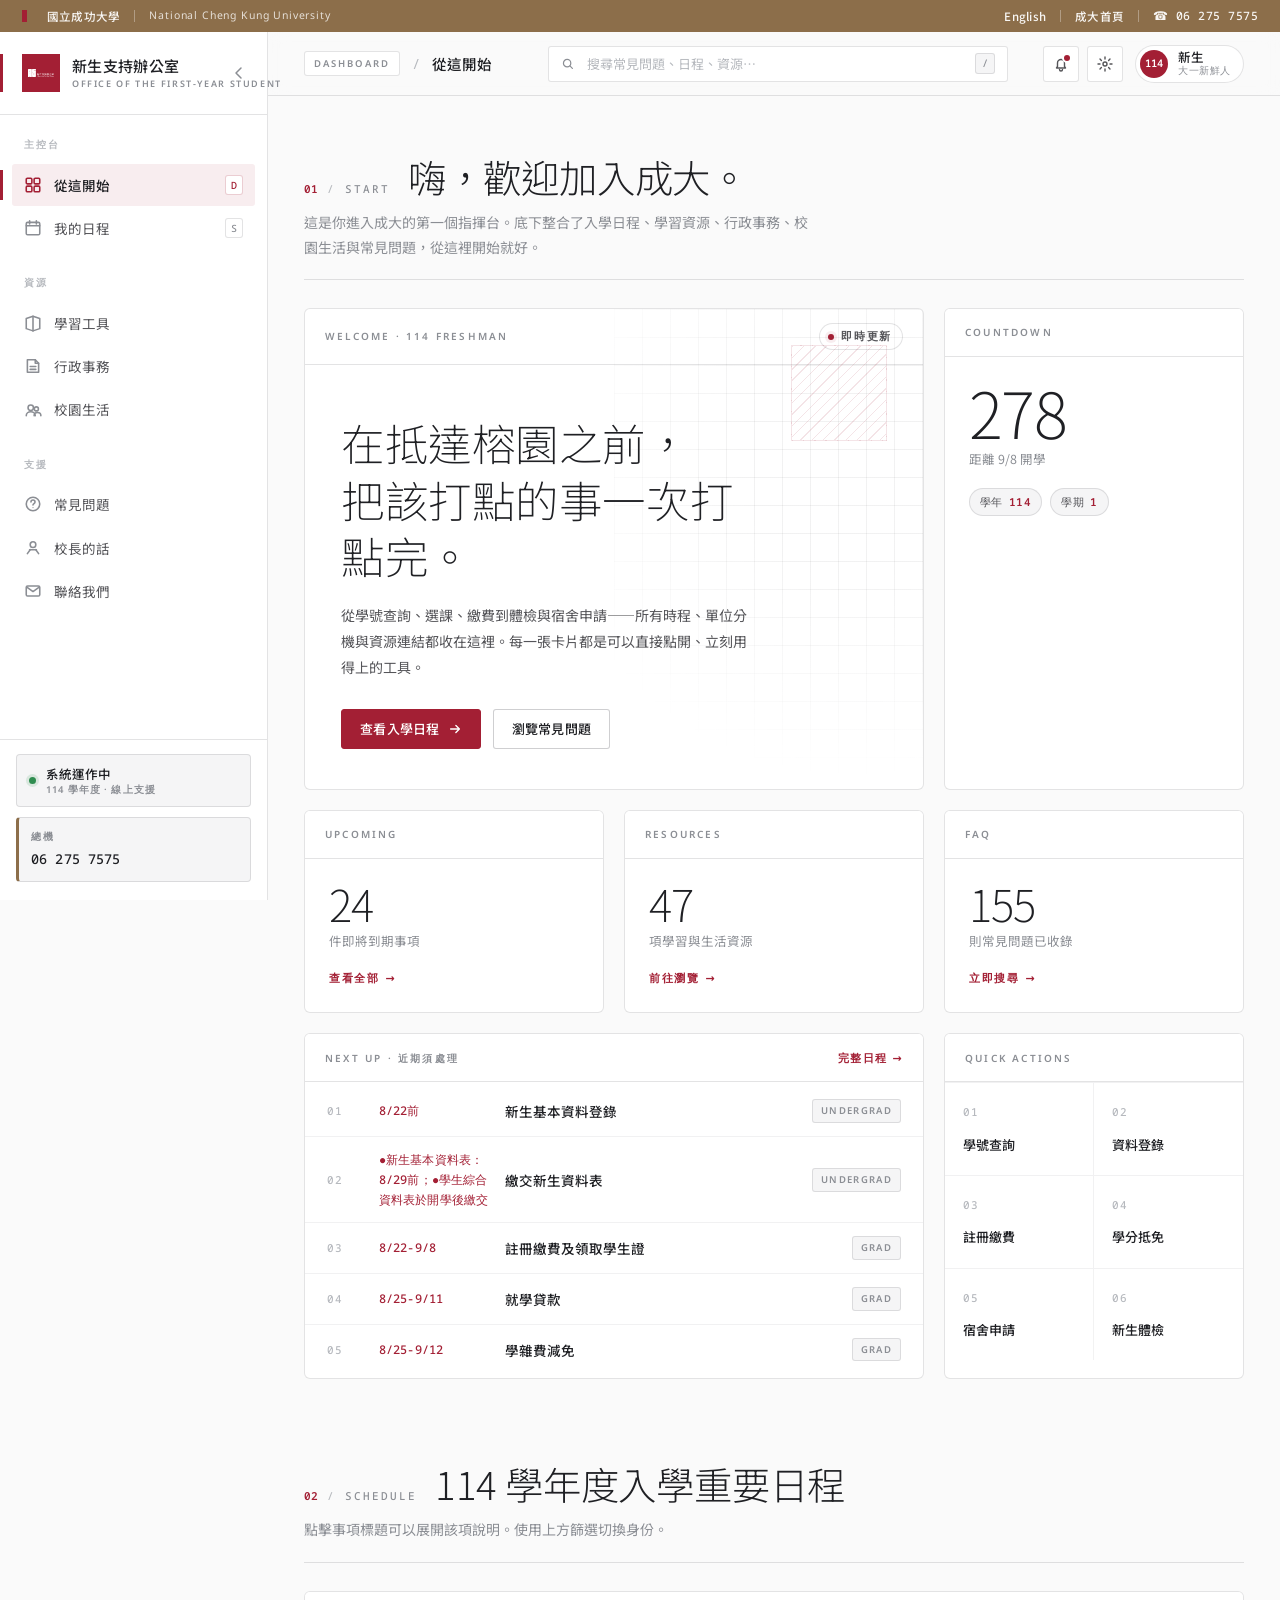
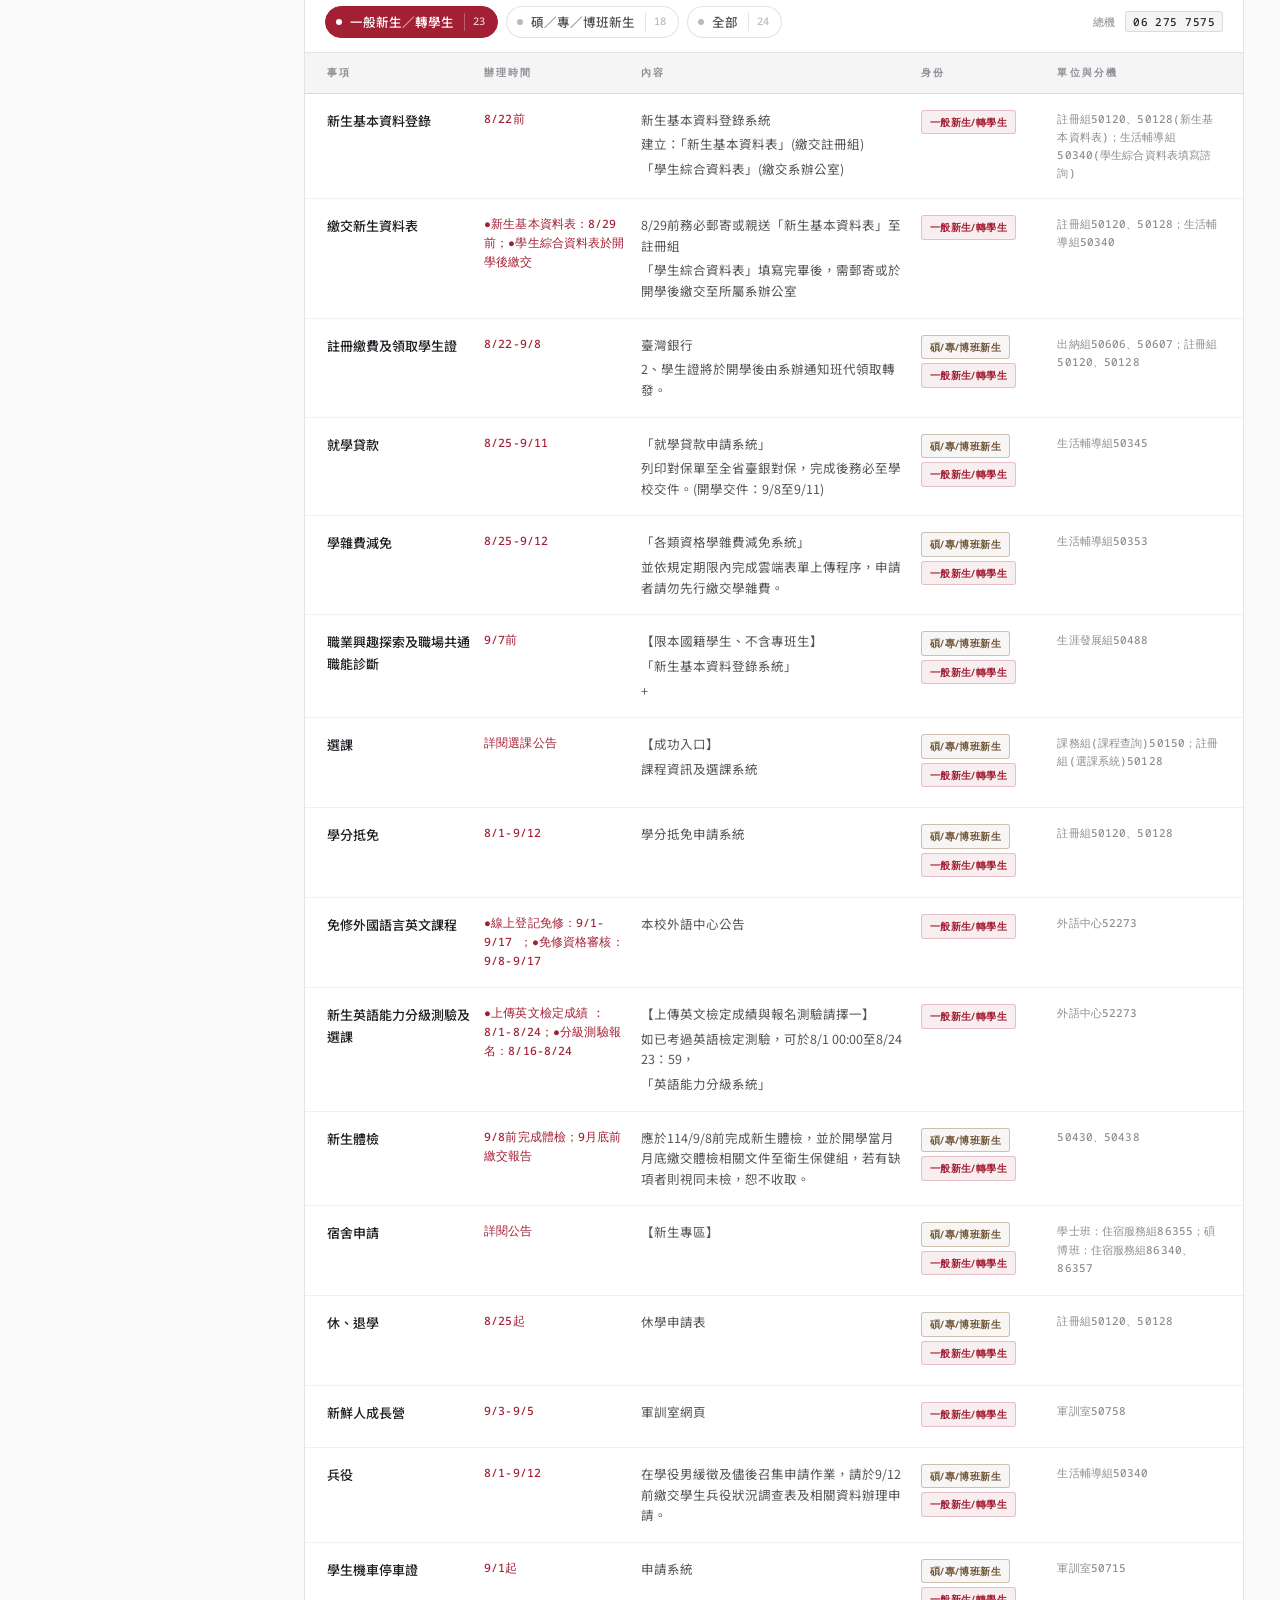
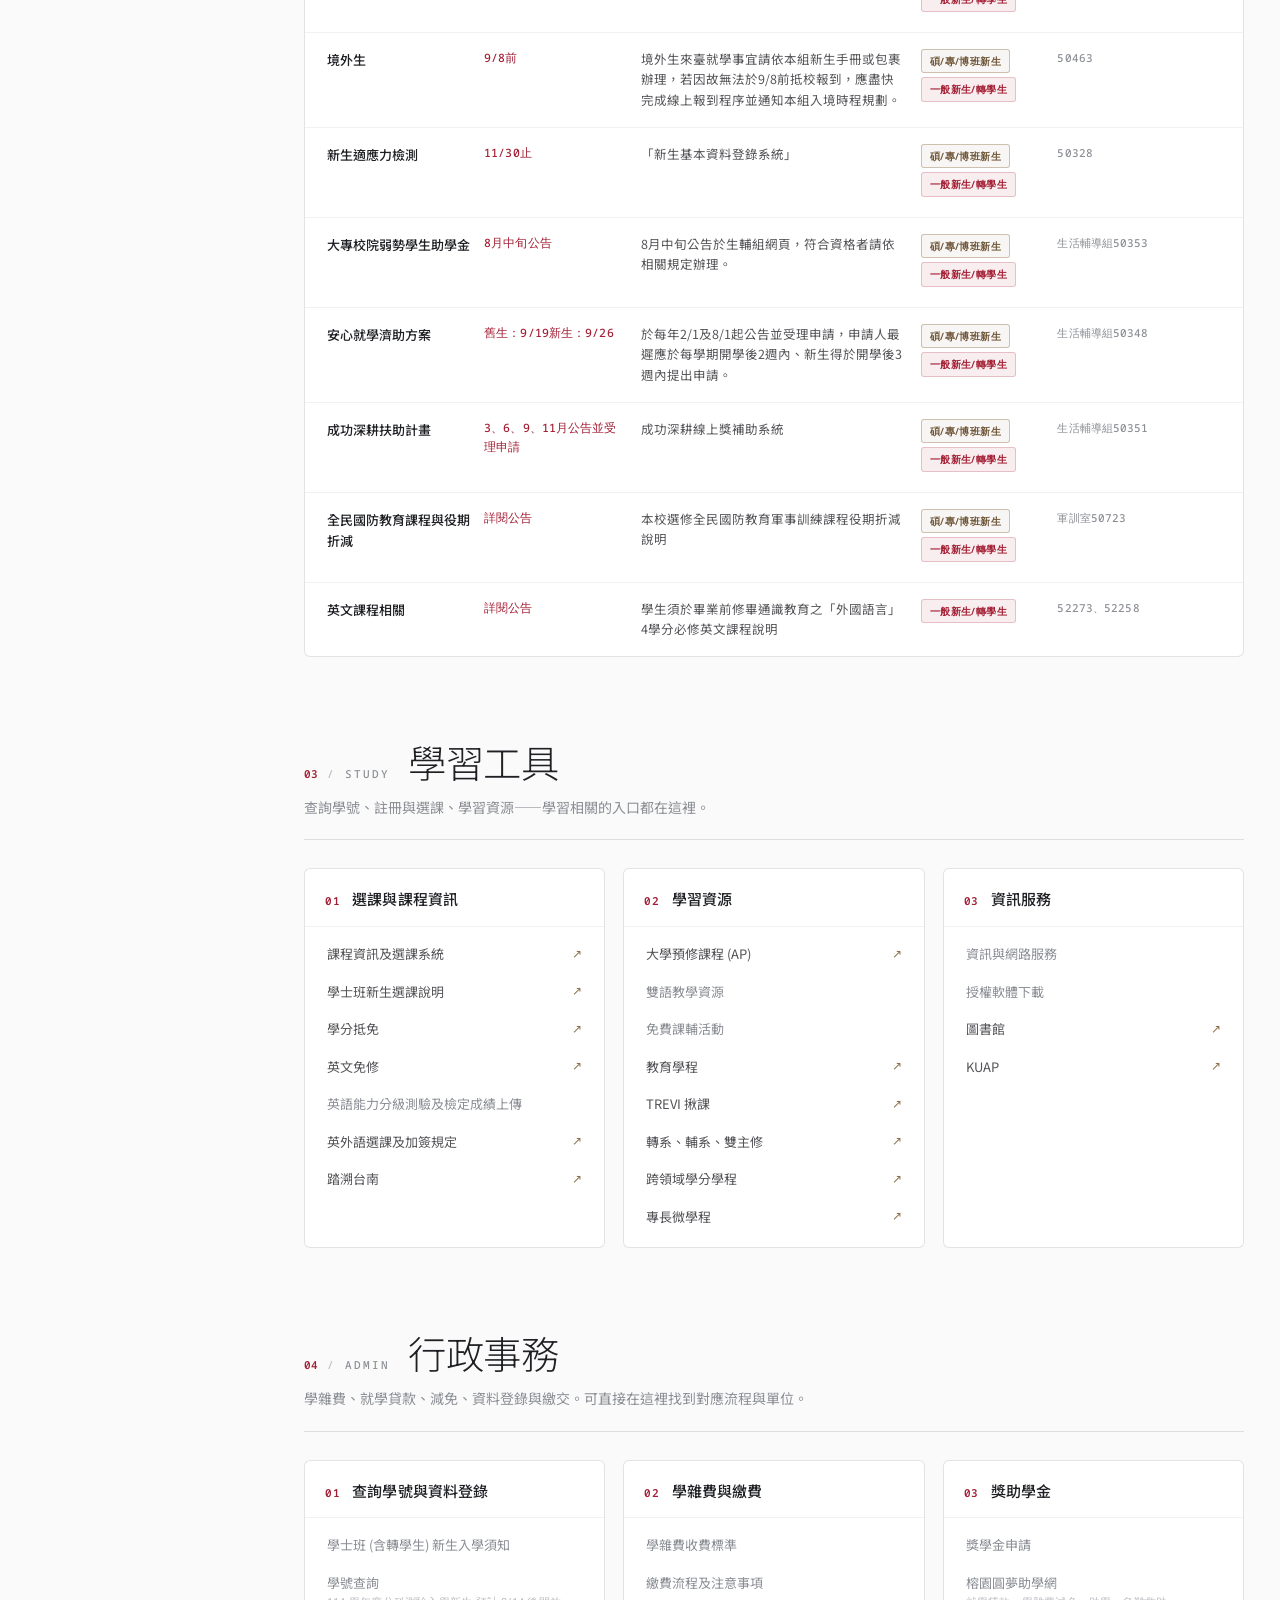
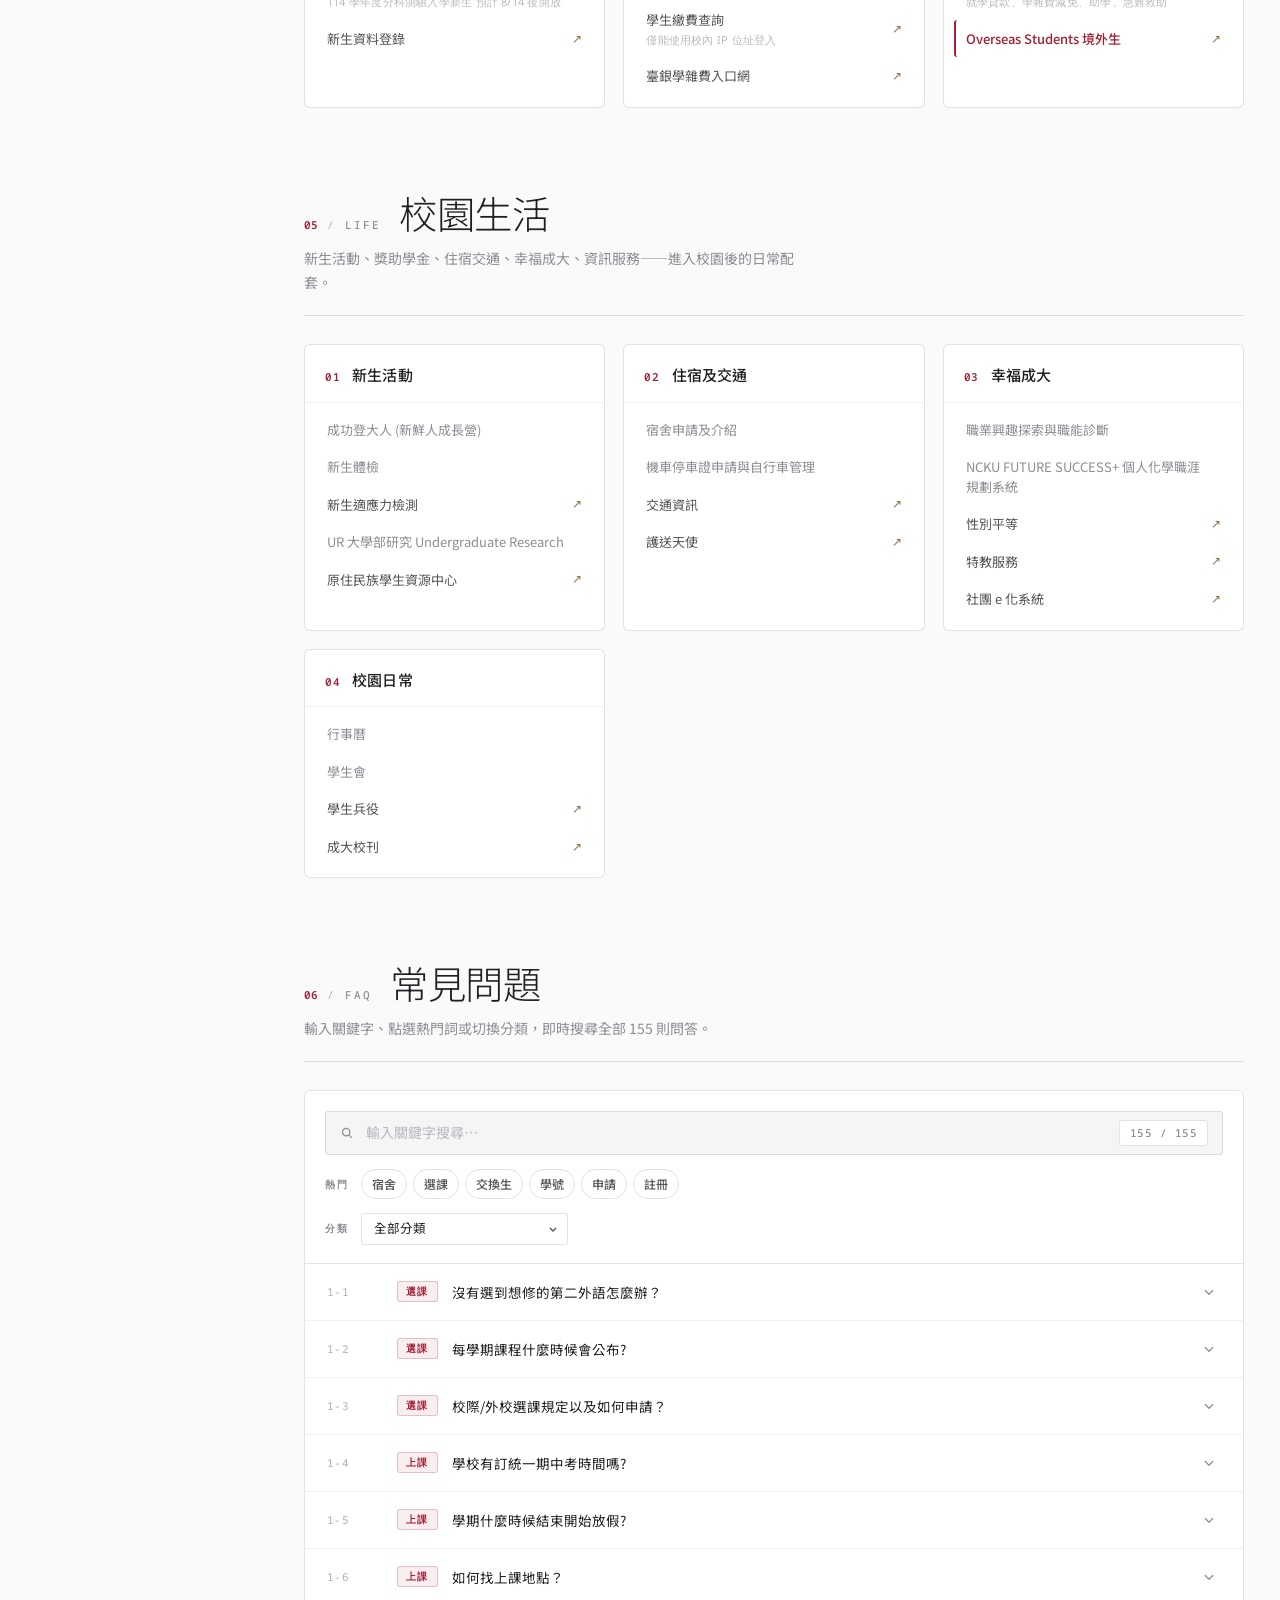
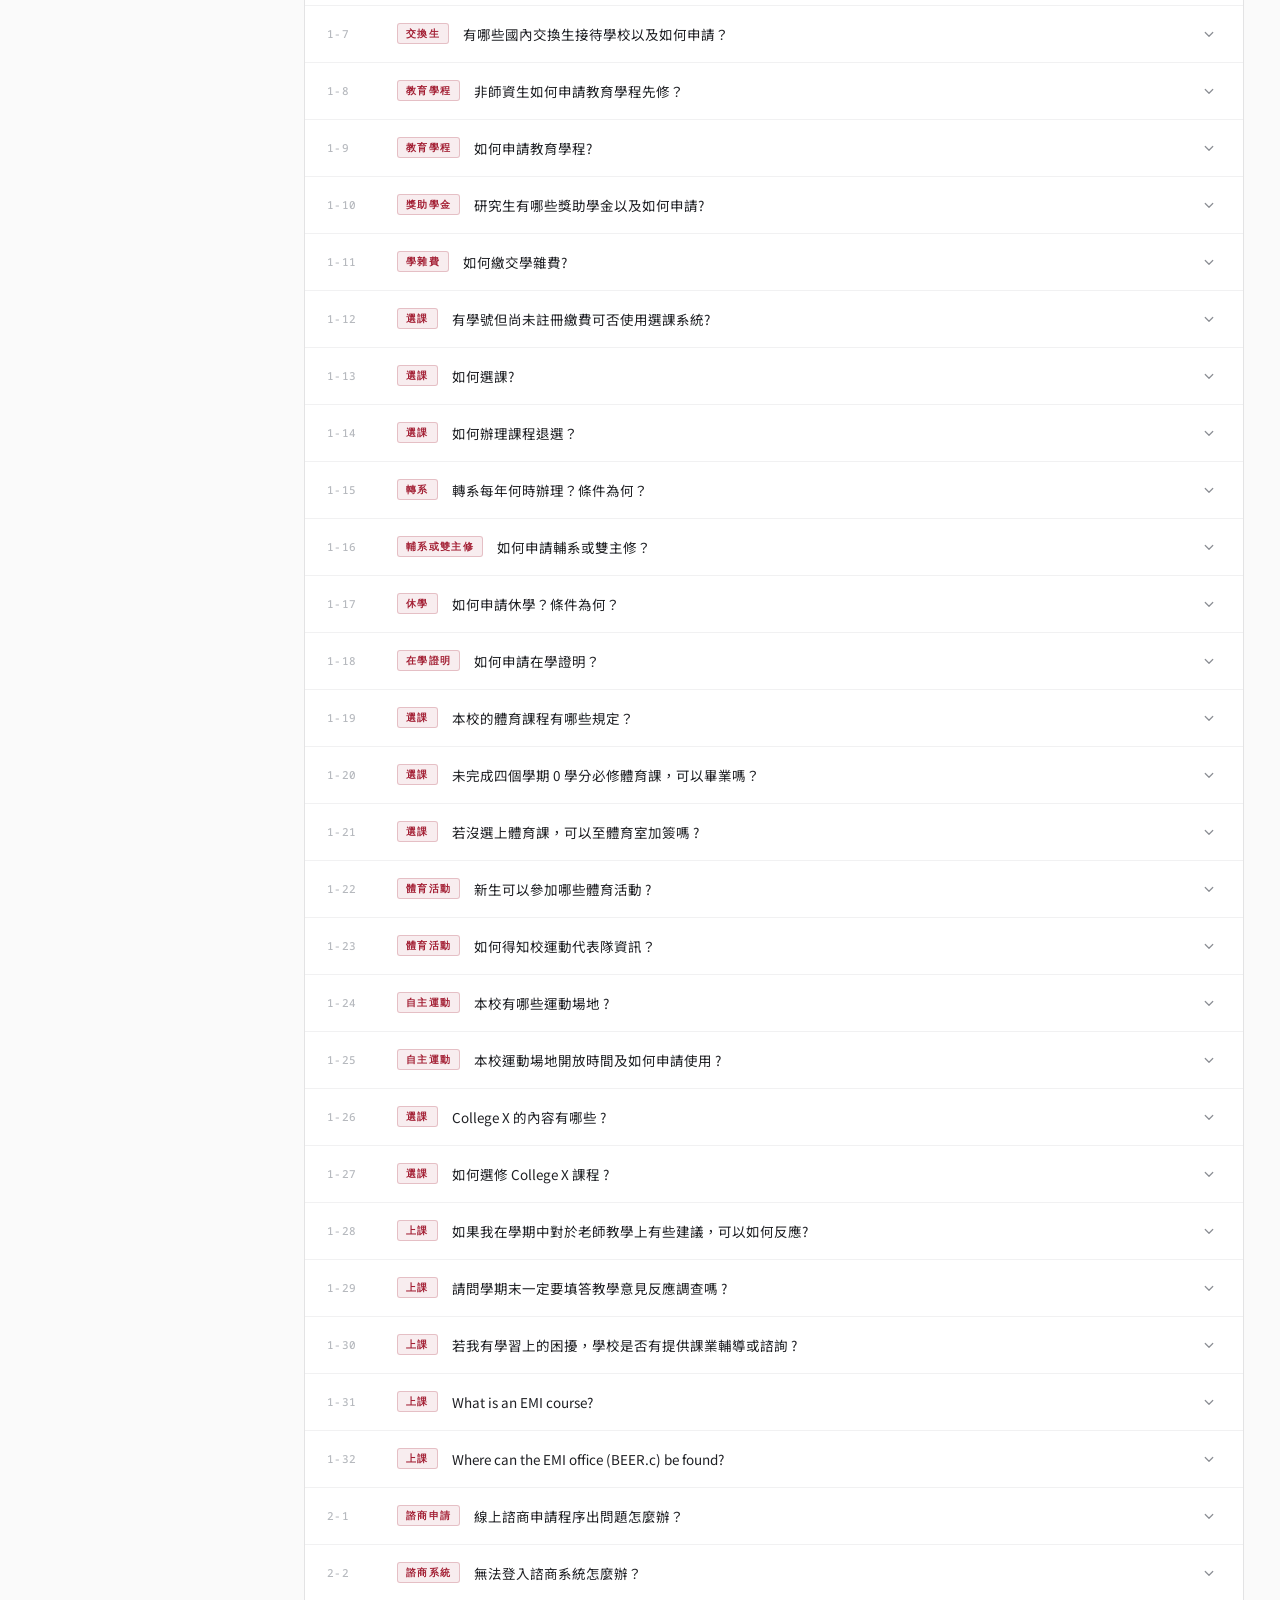
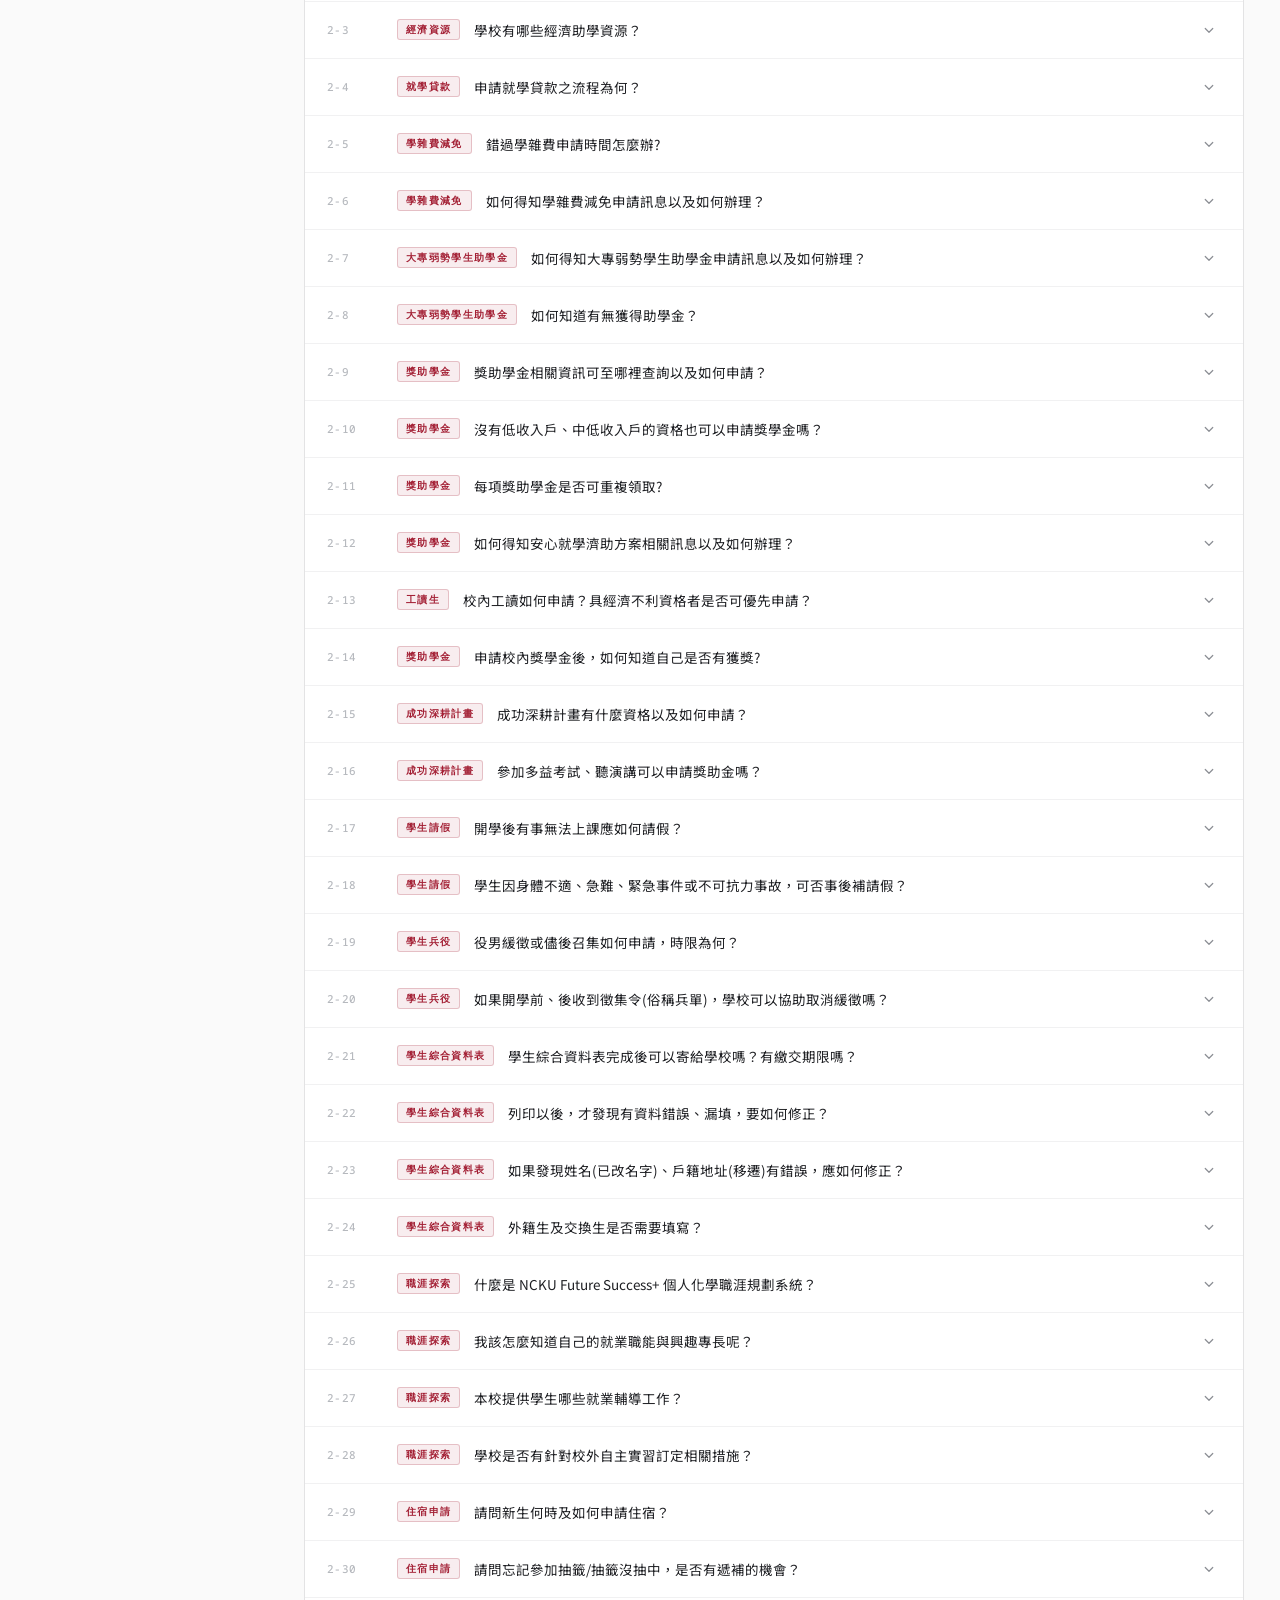
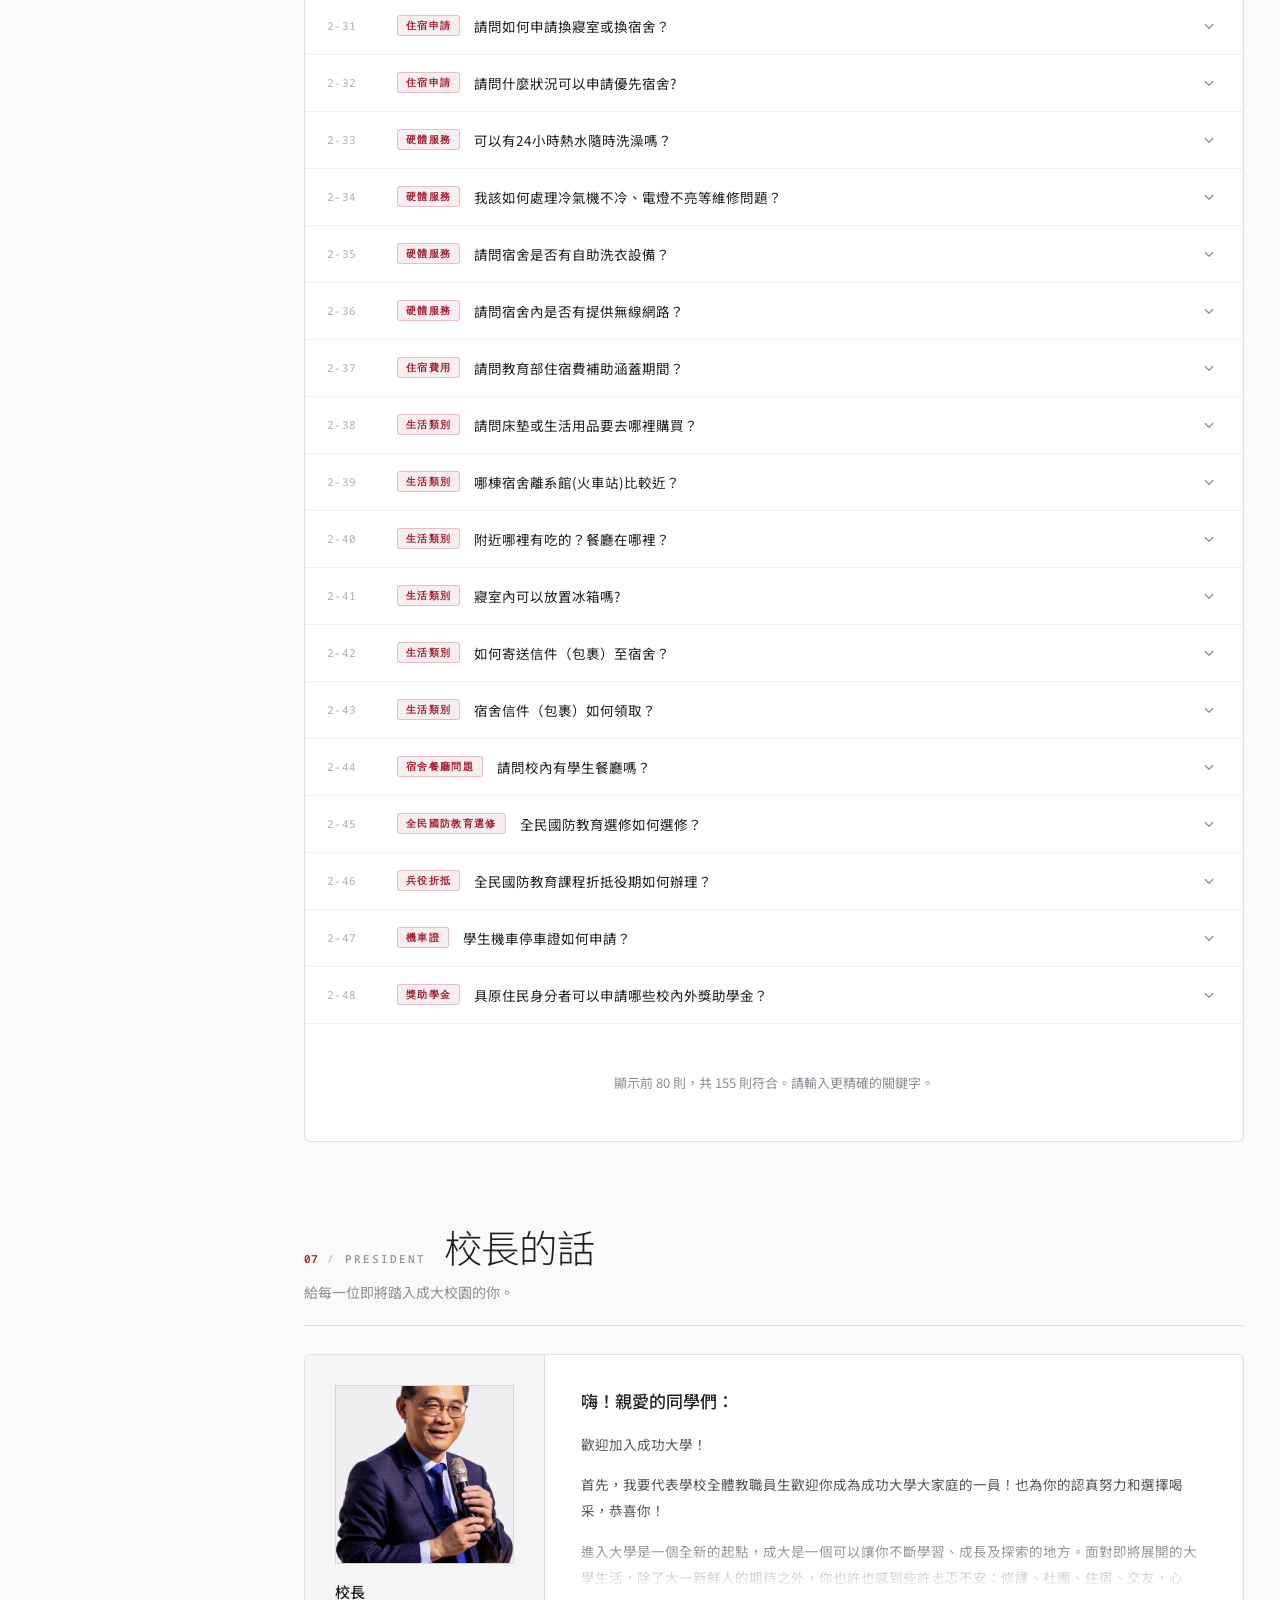
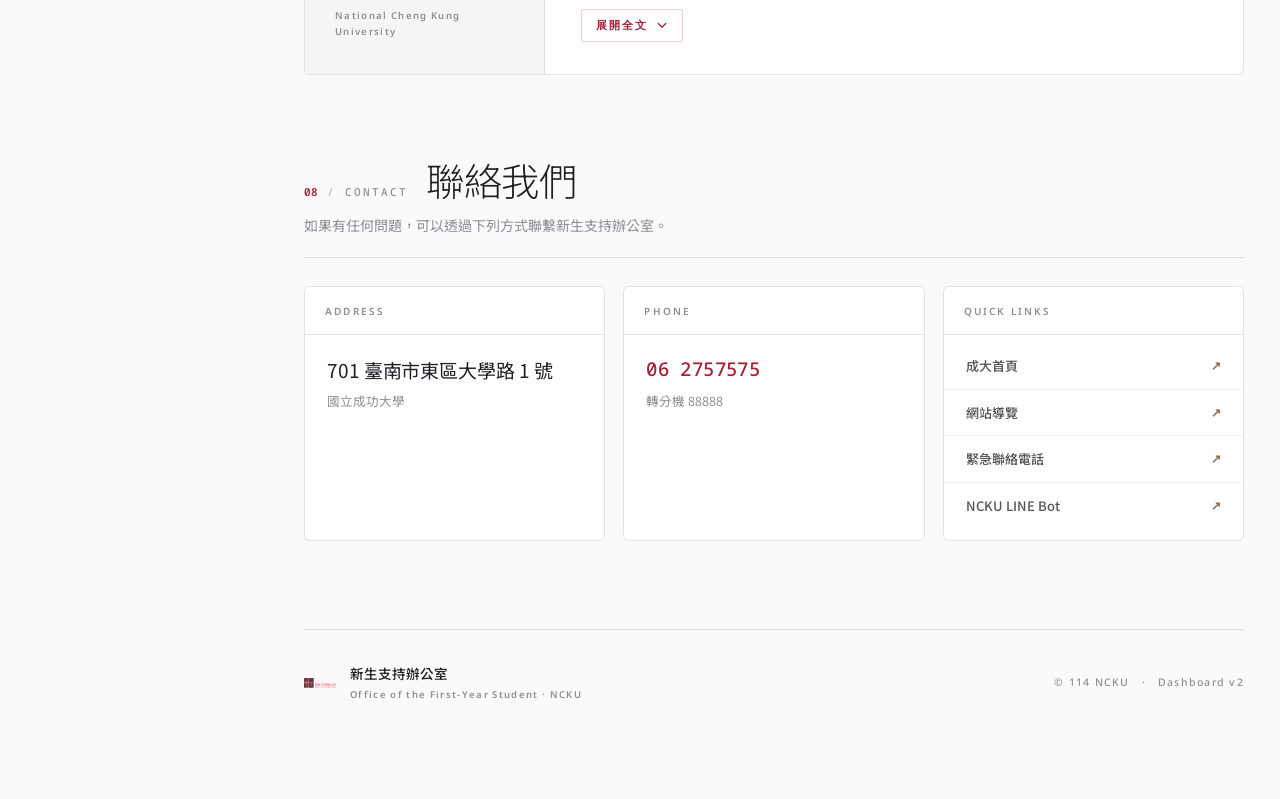
<file: v2/site/index.html>
<!doctype html>
<html lang="zh-Hant">
<head>
<meta charset="utf-8">
<meta name="viewport" content="width=device-width,initial-scale=1">
<title>新生支持辦公室 — 控制台</title>
<link rel="icon" href="assets/ncku-logo.svg">
<link rel="preconnect" href="https://fonts.googleapis.com">
<link rel="preconnect" href="https://fonts.gstatic.com" crossorigin>
<link href="https://fonts.googleapis.com/css2?family=Noto+Sans:wght@200;300;400;500;600;700&family=Noto+Sans+TC:wght@200;300;400;500;600;700&family=Noto+Sans+Mono:wght@400;500;600&family=Noto+Serif+TC:wght@400;500;600&display=swap" rel="stylesheet">
<link rel="stylesheet" href="styles.css?v=1777625123">
</head>
<body>

<div class="util-strip" role="complementary" aria-label="校級資訊">
  <div class="util-inner">
    <div class="util-left">
      <span class="util-mark" aria-hidden="true"></span>
      <span class="util-meta">國立成功大學</span>
      <span class="util-sep" aria-hidden="true"></span>
      <span class="util-meta util-meta-soft">National Cheng Kung University</span>
    </div>
    <div class="util-right">
      <a class="util-link" href="#" lang="en">English</a>
      <span class="util-sep" aria-hidden="true"></span>
      <a class="util-link" href="https://web.ncku.edu.tw/" target="_blank" rel="noopener">成大首頁</a>
      <span class="util-sep" aria-hidden="true"></span>
      <a class="util-link util-link-call" href="tel:062757575"><span aria-hidden="true">☎</span>&nbsp;06&nbsp;275&nbsp;7575</a>
    </div>
  </div>
</div>

<aside class="sidebar" id="sidebar">
  <div class="brand">
    <a href="#dash" class="brand-link" aria-label="NCKU 新生支持辦公室">
      <span class="brand-mark">
        <img src="assets/ncku-logo.svg" alt="">
      </span>
      <span class="brand-text">
        <span class="brand-title">新生支持辦公室</span>
        <span class="brand-sub">OFFICE&nbsp;OF&nbsp;THE&nbsp;FIRST‑YEAR&nbsp;STUDENT</span>
      </span>
    </a>
    <button class="sidebar-toggle" id="sidebarToggle" aria-label="收合側邊欄">
      <svg viewBox="0 0 16 16" width="16" height="16" aria-hidden="true"><path d="M6 3 L11 8 L6 13" fill="none" stroke="currentColor" stroke-width="1.5" stroke-linecap="round" stroke-linejoin="round"/></svg>
    </button>
  </div>

  <nav class="nav" id="primaryNav" aria-label="主導覽">
    <div class="nav-group">
      <span class="nav-label">主控台</span>
      <a class="nav-item active" href="#dash" data-section="dash">
        <span class="nav-icon" aria-hidden="true">
          <svg viewBox="0 0 16 16" fill="none" stroke="currentColor" stroke-width="1.4" stroke-linecap="round" stroke-linejoin="round"><rect x="2" y="2" width="5" height="5" rx="1"/><rect x="9" y="2" width="5" height="5" rx="1"/><rect x="2" y="9" width="5" height="5" rx="1"/><rect x="9" y="9" width="5" height="5" rx="1"/></svg>
        </span>
        <span class="nav-text">從這開始</span>
        <span class="nav-kbd">D</span>
      </a>
      <a class="nav-item" href="#schedule" data-section="schedule">
        <span class="nav-icon" aria-hidden="true">
          <svg viewBox="0 0 16 16" fill="none" stroke="currentColor" stroke-width="1.4" stroke-linecap="round" stroke-linejoin="round"><rect x="2" y="3" width="12" height="11" rx="1.2"/><path d="M2 6h12"/><path d="M5 1.5v3M11 1.5v3"/></svg>
        </span>
        <span class="nav-text">我的日程</span>
        <span class="nav-kbd">S</span>
      </a>
    </div>

    <div class="nav-group">
      <span class="nav-label">資源</span>
      <a class="nav-item" href="#study" data-section="study">
        <span class="nav-icon" aria-hidden="true">
          <svg viewBox="0 0 16 16" fill="none" stroke="currentColor" stroke-width="1.4" stroke-linecap="round" stroke-linejoin="round"><path d="M2 4l6-2 6 2v9l-6 2-6-2z"/><path d="M8 2v13"/></svg>
        </span>
        <span class="nav-text">學習工具</span>
      </a>
      <a class="nav-item" href="#admin" data-section="admin">
        <span class="nav-icon" aria-hidden="true">
          <svg viewBox="0 0 16 16" fill="none" stroke="currentColor" stroke-width="1.4" stroke-linecap="round" stroke-linejoin="round"><path d="M3 2.5h7l3 3V13.5H3z"/><path d="M10 2.5v3h3"/><path d="M5.5 8.5h5M5.5 11h5"/></svg>
        </span>
        <span class="nav-text">行政事務</span>
      </a>
      <a class="nav-item" href="#life" data-section="life">
        <span class="nav-icon" aria-hidden="true">
          <svg viewBox="0 0 16 16" fill="none" stroke="currentColor" stroke-width="1.4" stroke-linecap="round" stroke-linejoin="round"><circle cx="6" cy="6" r="2.4"/><circle cx="11" cy="7" r="1.8"/><path d="M2 13c0-2 1.8-3.5 4-3.5S10 11 10 13"/><path d="M9 13c0-1.6 1.3-2.8 3-2.8S15 11.4 15 13"/></svg>
        </span>
        <span class="nav-text">校園生活</span>
      </a>
    </div>

    <div class="nav-group">
      <span class="nav-label">支援</span>
      <a class="nav-item" href="#faq" data-section="faq">
        <span class="nav-icon" aria-hidden="true">
          <svg viewBox="0 0 16 16" fill="none" stroke="currentColor" stroke-width="1.4" stroke-linecap="round" stroke-linejoin="round"><circle cx="8" cy="8" r="6"/><path d="M6.2 6.2c0-1 .9-1.7 1.8-1.7s1.8.7 1.8 1.7c0 1.4-1.8 1.4-1.8 2.6"/><circle cx="8" cy="11.2" r=".5" fill="currentColor" stroke="none"/></svg>
        </span>
        <span class="nav-text">常見問題</span>
      </a>
      <a class="nav-item" href="#president" data-section="president">
        <span class="nav-icon" aria-hidden="true">
          <svg viewBox="0 0 16 16" fill="none" stroke="currentColor" stroke-width="1.4" stroke-linecap="round" stroke-linejoin="round"><path d="M3 13l2.5-3.5"/><path d="M13 13l-2.5-3.5"/><path d="M5 9.5h6"/><circle cx="8" cy="5" r="2.5"/></svg>
        </span>
        <span class="nav-text">校長的話</span>
      </a>
      <a class="nav-item" href="#contact" data-section="contact">
        <span class="nav-icon" aria-hidden="true">
          <svg viewBox="0 0 16 16" fill="none" stroke="currentColor" stroke-width="1.4" stroke-linecap="round" stroke-linejoin="round"><rect x="2" y="3.5" width="12" height="9" rx="1.2"/><path d="M2.5 4.5l5.5 4 5.5-4"/></svg>
        </span>
        <span class="nav-text">聯絡我們</span>
      </a>
    </div>
  </nav>

  <div class="sidebar-foot">
    <div class="status">
      <span class="status-dot" aria-hidden="true"></span>
      <span class="status-text">
        <span class="status-line">系統運作中</span>
        <span class="status-meta">114 學年度 · 線上支援</span>
      </span>
    </div>
    <a class="hotline" href="tel:062757575">
      <span class="hotline-label">總機</span>
      <span class="hotline-num">06&nbsp;275&nbsp;7575</span>
    </a>
  </div>
</aside>

<main class="main">

  <header class="topbar">
    <div class="crumb">
      <span class="crumb-tag">DASHBOARD</span>
      <span class="crumb-sep" aria-hidden="true">/</span>
      <span class="crumb-current" id="crumbCurrent">從這開始</span>
    </div>
    <div class="topbar-search">
      <svg viewBox="0 0 16 16" width="14" height="14" aria-hidden="true"><circle cx="7" cy="7" r="4.2" fill="none" stroke="currentColor" stroke-width="1.4"/><path d="M10.2 10.2L13 13" stroke="currentColor" stroke-width="1.4" stroke-linecap="round"/></svg>
      <input type="search" id="globalSearch" placeholder="搜尋常見問題、日程、資源…" autocomplete="off">
      <kbd class="kbd-hint">/</kbd>
    </div>
    <div class="topbar-actions">
      <button class="iconbtn" aria-label="通知" title="通知">
        <svg viewBox="0 0 16 16" width="16" height="16" fill="none" stroke="currentColor" stroke-width="1.4" stroke-linecap="round" stroke-linejoin="round"><path d="M3.5 12h9l-1-1.5V7a3.5 3.5 0 1 0-7 0v3.5z"/><path d="M6.5 13.5a1.5 1.5 0 0 0 3 0"/></svg>
        <span class="iconbtn-dot" aria-hidden="true"></span>
      </button>
      <button class="iconbtn" aria-label="設定" title="設定">
        <svg viewBox="0 0 16 16" width="16" height="16" fill="none" stroke="currentColor" stroke-width="1.4" stroke-linecap="round" stroke-linejoin="round"><circle cx="8" cy="8" r="2"/><path d="M8 1v2M8 13v2M1 8h2M13 8h2M3 3l1.4 1.4M11.6 11.6L13 13M3 13l1.4-1.4M11.6 4.4L13 3"/></svg>
      </button>
      <div class="profile">
        <span class="avatar">114</span>
        <div class="profile-text">
          <span class="profile-name">新生</span>
          <span class="profile-role">大一新鮮人</span>
        </div>
      </div>
    </div>
  </header>

  <!-- ============== SECTION: 從這開始 / DASHBOARD ============== -->
  <section class="section dash" id="dash" data-section-name="從這開始">
    <div class="section-head">
      <div class="section-head-row">
        <span class="section-tag"><span class="section-tag-num">01</span><span class="section-tag-label">START</span></span>
        <h1 class="section-title">嗨，歡迎加入成大。</h1>
      </div>
      <p class="section-sub">這是你進入成大的第一個指揮台。底下整合了入學日程、學習資源、行政事務、校園生活與常見問題，從這裡開始就好。</p>
    </div>

    <div class="dash-grid">
      <article class="card hero-card span-8">
        <div class="card-bar">
          <span class="card-eyebrow">WELCOME&nbsp;·&nbsp;114&nbsp;FRESHMAN</span>
          <span class="pulse-pill"><span class="pulse-dot"></span>即時更新</span>
        </div>
        <div class="hero-body">
          <h2 class="hero-headline">在抵達榕園之前，<br>把該打點的事一次打點完。</h2>
          <p class="hero-lede">從學號查詢、選課、繳費到體檢與宿舍申請——所有時程、單位分機與資源連結都收在這裡。每一張卡片都是可以直接點開、立刻用得上的工具。</p>
          <div class="hero-cta">
            <a class="btn btn-primary" href="#schedule">查看入學日程
              <svg viewBox="0 0 16 16" width="14" height="14" aria-hidden="true"><path d="M3 8h10M9 4l4 4-4 4" fill="none" stroke="currentColor" stroke-width="1.6" stroke-linecap="round" stroke-linejoin="round"/></svg>
            </a>
            <a class="btn btn-ghost" href="#faq">瀏覽常見問題</a>
          </div>
        </div>
        <div class="hero-deco" aria-hidden="true">
          <div class="hero-deco-grid"></div>
          <div class="hero-deco-orb"></div>
        </div>
      </article>

      <article class="card stat-card span-4">
        <div class="card-bar"><span class="card-eyebrow">COUNTDOWN</span></div>
        <div class="stat-body">
          <div class="stat-num" id="daysToSchool">—</div>
          <div class="stat-label">距離 9/8 開學</div>
          <div class="stat-row">
            <span class="stat-chip">學年 <em>114</em></span>
            <span class="stat-chip">學期 <em>1</em></span>
          </div>
        </div>
      </article>

      <article class="card metric-card span-4">
        <div class="card-bar"><span class="card-eyebrow">UPCOMING</span></div>
        <div class="metric-body">
          <div class="metric-num" id="upcomingCount">—</div>
          <div class="metric-label">件即將到期事項</div>
          <a class="metric-link" href="#schedule">查看全部 <span aria-hidden="true">→</span></a>
        </div>
      </article>

      <article class="card metric-card span-4">
        <div class="card-bar"><span class="card-eyebrow">RESOURCES</span></div>
        <div class="metric-body">
          <div class="metric-num" id="resourceCount">—</div>
          <div class="metric-label">項學習與生活資源</div>
          <a class="metric-link" href="#study">前往瀏覽 <span aria-hidden="true">→</span></a>
        </div>
      </article>

      <article class="card metric-card span-4">
        <div class="card-bar"><span class="card-eyebrow">FAQ</span></div>
        <div class="metric-body">
          <div class="metric-num" id="faqCount">—</div>
          <div class="metric-label">則常見問題已收錄</div>
          <a class="metric-link" href="#faq">立即搜尋 <span aria-hidden="true">→</span></a>
        </div>
      </article>

      <article class="card upcoming-card span-8">
        <div class="card-bar">
          <span class="card-eyebrow">NEXT&nbsp;UP&nbsp;·&nbsp;近期須處理</span>
          <a class="card-cta" href="#schedule">完整日程 <span aria-hidden="true">→</span></a>
        </div>
        <ol class="upcoming-list" id="upcomingList"></ol>
      </article>

      <article class="card quick-card span-4">
        <div class="card-bar"><span class="card-eyebrow">QUICK&nbsp;ACTIONS</span></div>
        <div class="quick-grid">
          <a class="quick-tile" href="#admin"><span class="quick-num">01</span><span class="quick-label">學號查詢</span></a>
          <a class="quick-tile" href="#admin"><span class="quick-num">02</span><span class="quick-label">資料登錄</span></a>
          <a class="quick-tile" href="#admin"><span class="quick-num">03</span><span class="quick-label">註冊繳費</span></a>
          <a class="quick-tile" href="#admin"><span class="quick-num">04</span><span class="quick-label">學分抵免</span></a>
          <a class="quick-tile" href="#life"><span class="quick-num">05</span><span class="quick-label">宿舍申請</span></a>
          <a class="quick-tile" href="#life"><span class="quick-num">06</span><span class="quick-label">新生體檢</span></a>
        </div>
      </article>
    </div>
  </section>

  <!-- ============== SECTION: 我的日程 / SCHEDULE ============== -->
  <section class="section schedule" id="schedule" data-section-name="我的日程">
    <div class="section-head">
      <div class="section-head-row">
        <span class="section-tag"><span class="section-tag-num">02</span><span class="section-tag-label">SCHEDULE</span></span>
        <h2 class="section-title">114 學年度入學重要日程</h2>
      </div>
      <p class="section-sub">點擊事項標題可以展開該項說明。使用上方篩選切換身份。</p>
    </div>

    <div class="card schedule-card">
      <div class="schedule-controls">
        <div class="filter-pills" role="tablist" id="filterPills">
          <button class="pill active" data-who="一般新生/轉學生" role="tab">
            <span class="pill-dot"></span><span>一般新生／轉學生</span><span class="pill-count" data-count="一般新生/轉學生">—</span>
          </button>
          <button class="pill" data-who="碩/專/博班新生" role="tab">
            <span class="pill-dot"></span><span>碩／專／博班新生</span><span class="pill-count" data-count="碩/專/博班新生">—</span>
          </button>
          <button class="pill pill-ghost" data-who="" role="tab">
            <span class="pill-dot"></span><span>全部</span><span class="pill-count" data-count="">—</span>
          </button>
        </div>
        <div class="schedule-meta">
          <span class="meta-line">總機 <code>06&nbsp;275&nbsp;7575</code></span>
        </div>
      </div>
      <div class="schedule-table" role="table">
        <div class="schedule-head" role="row">
          <div class="th th-1" role="columnheader">事項</div>
          <div class="th th-2" role="columnheader">辦理時間</div>
          <div class="th th-3" role="columnheader">內容</div>
          <div class="th th-4" role="columnheader">身份</div>
          <div class="th th-5" role="columnheader">單位與分機</div>
        </div>
        <div class="schedule-body" id="scheduleBody"></div>
      </div>
    </div>
  </section>

  <!-- ============== SECTION: 學習工具 / STUDY ============== -->
  <section class="section study" id="study" data-section-name="學習工具">
    <div class="section-head">
      <div class="section-head-row">
        <span class="section-tag"><span class="section-tag-num">03</span><span class="section-tag-label">STUDY</span></span>
        <h2 class="section-title">學習工具</h2>
      </div>
      <p class="section-sub">查詢學號、註冊與選課、學習資源——學習相關的入口都在這裡。</p>
    </div>
    <div class="cluster-grid" id="studyGrid"></div>
  </section>

  <!-- ============== SECTION: 行政事務 / ADMIN ============== -->
  <section class="section admin" id="admin" data-section-name="行政事務">
    <div class="section-head">
      <div class="section-head-row">
        <span class="section-tag"><span class="section-tag-num">04</span><span class="section-tag-label">ADMIN</span></span>
        <h2 class="section-title">行政事務</h2>
      </div>
      <p class="section-sub">學雜費、就學貸款、減免、資料登錄與繳交。可直接在這裡找到對應流程與單位。</p>
    </div>
    <div class="cluster-grid" id="adminGrid"></div>
  </section>

  <!-- ============== SECTION: 校園生活 / LIFE ============== -->
  <section class="section life" id="life" data-section-name="校園生活">
    <div class="section-head">
      <div class="section-head-row">
        <span class="section-tag"><span class="section-tag-num">05</span><span class="section-tag-label">LIFE</span></span>
        <h2 class="section-title">校園生活</h2>
      </div>
      <p class="section-sub">新生活動、獎助學金、住宿交通、幸福成大、資訊服務——進入校園後的日常配套。</p>
    </div>
    <div class="cluster-grid" id="lifeGrid"></div>
  </section>

  <!-- ============== SECTION: 常見問題 / FAQ ============== -->
  <section class="section faq" id="faq" data-section-name="常見問題">
    <div class="section-head">
      <div class="section-head-row">
        <span class="section-tag"><span class="section-tag-num">06</span><span class="section-tag-label">FAQ</span></span>
        <h2 class="section-title">常見問題</h2>
      </div>
      <p class="section-sub">輸入關鍵字、點選熱門詞或切換分類，即時搜尋全部 <span id="faqTotal">—</span> 則問答。</p>
    </div>

    <div class="card faq-card">
      <div class="faq-controls">
        <div class="faq-search">
          <svg viewBox="0 0 16 16" width="14" height="14" aria-hidden="true"><circle cx="7" cy="7" r="4.2" fill="none" stroke="currentColor" stroke-width="1.4"/><path d="M10.2 10.2L13 13" stroke="currentColor" stroke-width="1.4" stroke-linecap="round"/></svg>
          <input type="search" id="faqSearch" placeholder="輸入關鍵字搜尋…" autocomplete="off">
          <span class="faq-count" id="faqCountBadge">—</span>
        </div>
        <div class="faq-row">
          <span class="faq-row-label">熱門</span>
          <div class="hot-keywords" id="hotKeywords"></div>
        </div>
        <div class="faq-row">
          <span class="faq-row-label">分類</span>
          <select id="faqCategory">
            <option value="">全部分類</option>
          </select>
        </div>
      </div>
      <div class="faq-list" id="faqList"></div>
    </div>
  </section>

  <!-- ============== SECTION: 校長的話 / PRESIDENT ============== -->
  <section class="section president" id="president" data-section-name="校長的話">
    <div class="section-head">
      <div class="section-head-row">
        <span class="section-tag"><span class="section-tag-num">07</span><span class="section-tag-label">PRESIDENT</span></span>
        <h2 class="section-title">校長的話</h2>
      </div>
      <p class="section-sub">給每一位即將踏入成大校園的你。</p>
    </div>

    <article class="card president-card">
      <div class="president-grid">
        <div class="president-portrait">
          <div class="portrait-frame">
            <img src="assets/president.png" alt="校長">
          </div>
          <div class="portrait-meta">
            <div class="portrait-name">校長</div>
            <div class="portrait-role">National Cheng Kung University</div>
          </div>
        </div>
        <div class="president-letter">
          <div class="letter-greet">嗨！親愛的同學們：</div>
          <div class="letter-body" id="letterBody"></div>
          <button class="letter-toggle" id="letterToggle" aria-expanded="false">
            <span class="letter-toggle-text">展開全文</span>
            <svg viewBox="0 0 16 16" width="12" height="12" aria-hidden="true"><path d="M3 6l5 5 5-5" fill="none" stroke="currentColor" stroke-width="1.6" stroke-linecap="round" stroke-linejoin="round"/></svg>
          </button>
        </div>
      </div>
    </article>
  </section>

  <!-- ============== SECTION: 聯絡我們 / CONTACT ============== -->
  <section class="section contact" id="contact" data-section-name="聯絡我們">
    <div class="section-head">
      <div class="section-head-row">
        <span class="section-tag"><span class="section-tag-num">08</span><span class="section-tag-label">CONTACT</span></span>
        <h2 class="section-title">聯絡我們</h2>
      </div>
      <p class="section-sub">如果有任何問題，可以透過下列方式聯繫新生支持辦公室。</p>
    </div>

    <div class="contact-grid">
      <article class="card contact-card">
        <div class="card-bar"><span class="card-eyebrow">ADDRESS</span></div>
        <div class="contact-body">
          <div class="contact-line big">701 臺南市東區大學路 1 號</div>
          <div class="contact-line muted">國立成功大學</div>
        </div>
      </article>
      <article class="card contact-card">
        <div class="card-bar"><span class="card-eyebrow">PHONE</span></div>
        <div class="contact-body">
          <div class="contact-line big mono">06&nbsp;2757575</div>
          <div class="contact-line muted">轉分機 88888</div>
        </div>
      </article>
      <article class="card contact-card">
        <div class="card-bar"><span class="card-eyebrow">QUICK&nbsp;LINKS</span></div>
        <ul class="contact-links">
          <li><a href="https://www.ncku.edu.tw/" target="_blank" rel="noopener">成大首頁 <span aria-hidden="true">↗</span></a></li>
          <li><a href="#">網站導覽 <span aria-hidden="true">↗</span></a></li>
          <li><a href="#">緊急聯絡電話 <span aria-hidden="true">↗</span></a></li>
          <li><a href="#">NCKU LINE Bot <span aria-hidden="true">↗</span></a></li>
        </ul>
      </article>
    </div>
  </section>

  <footer class="footer">
    <div class="footer-row">
      <div class="footer-brand">
        <img src="assets/ncku-logo.svg" alt="" class="footer-logo">
        <div>
          <div class="footer-title">新生支持辦公室</div>
          <div class="footer-sub">Office of the First-Year Student · NCKU</div>
        </div>
      </div>
      <div class="footer-meta">
        <span>© 114 NCKU</span>
        <span class="footer-sep" aria-hidden="true">·</span>
        <span>Dashboard v2</span>
      </div>
    </div>
  </footer>

</main>

<script src="script.js?v=1777625123"></script>
</body>
</html>
</file>
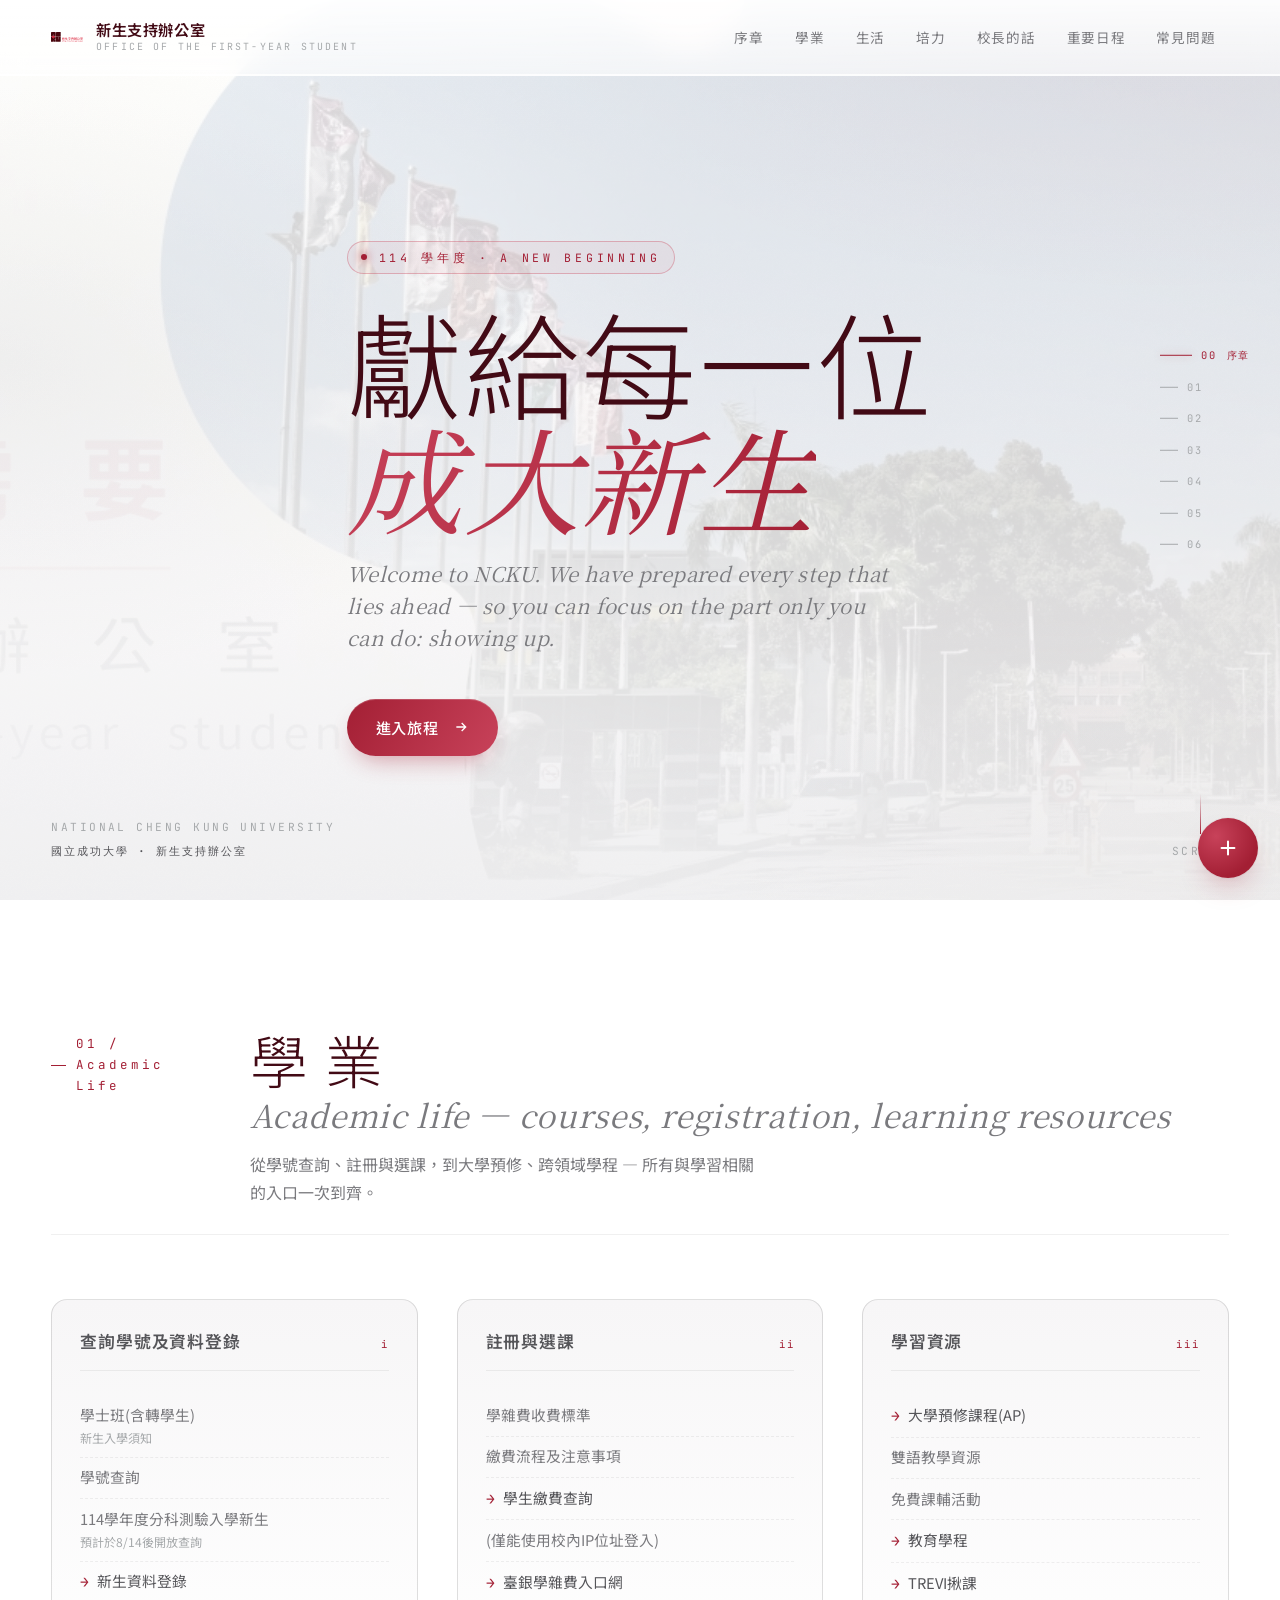
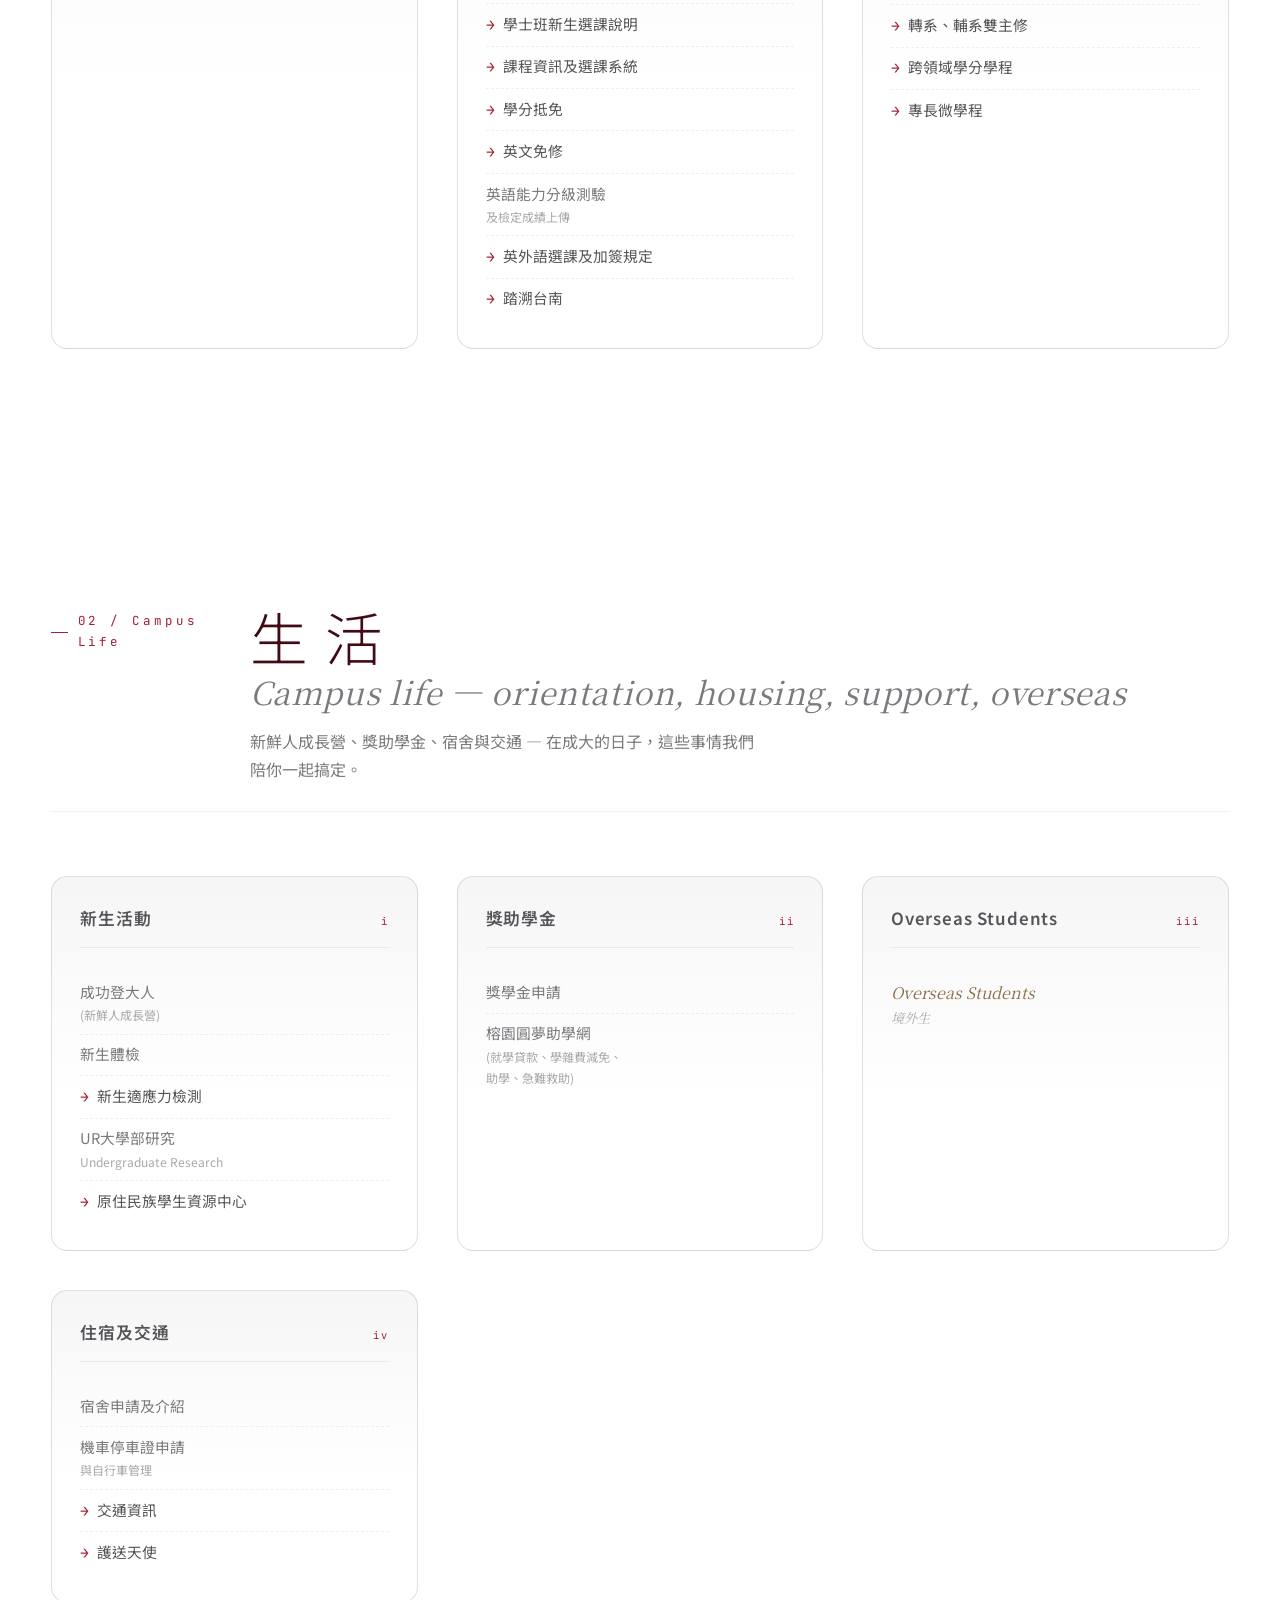
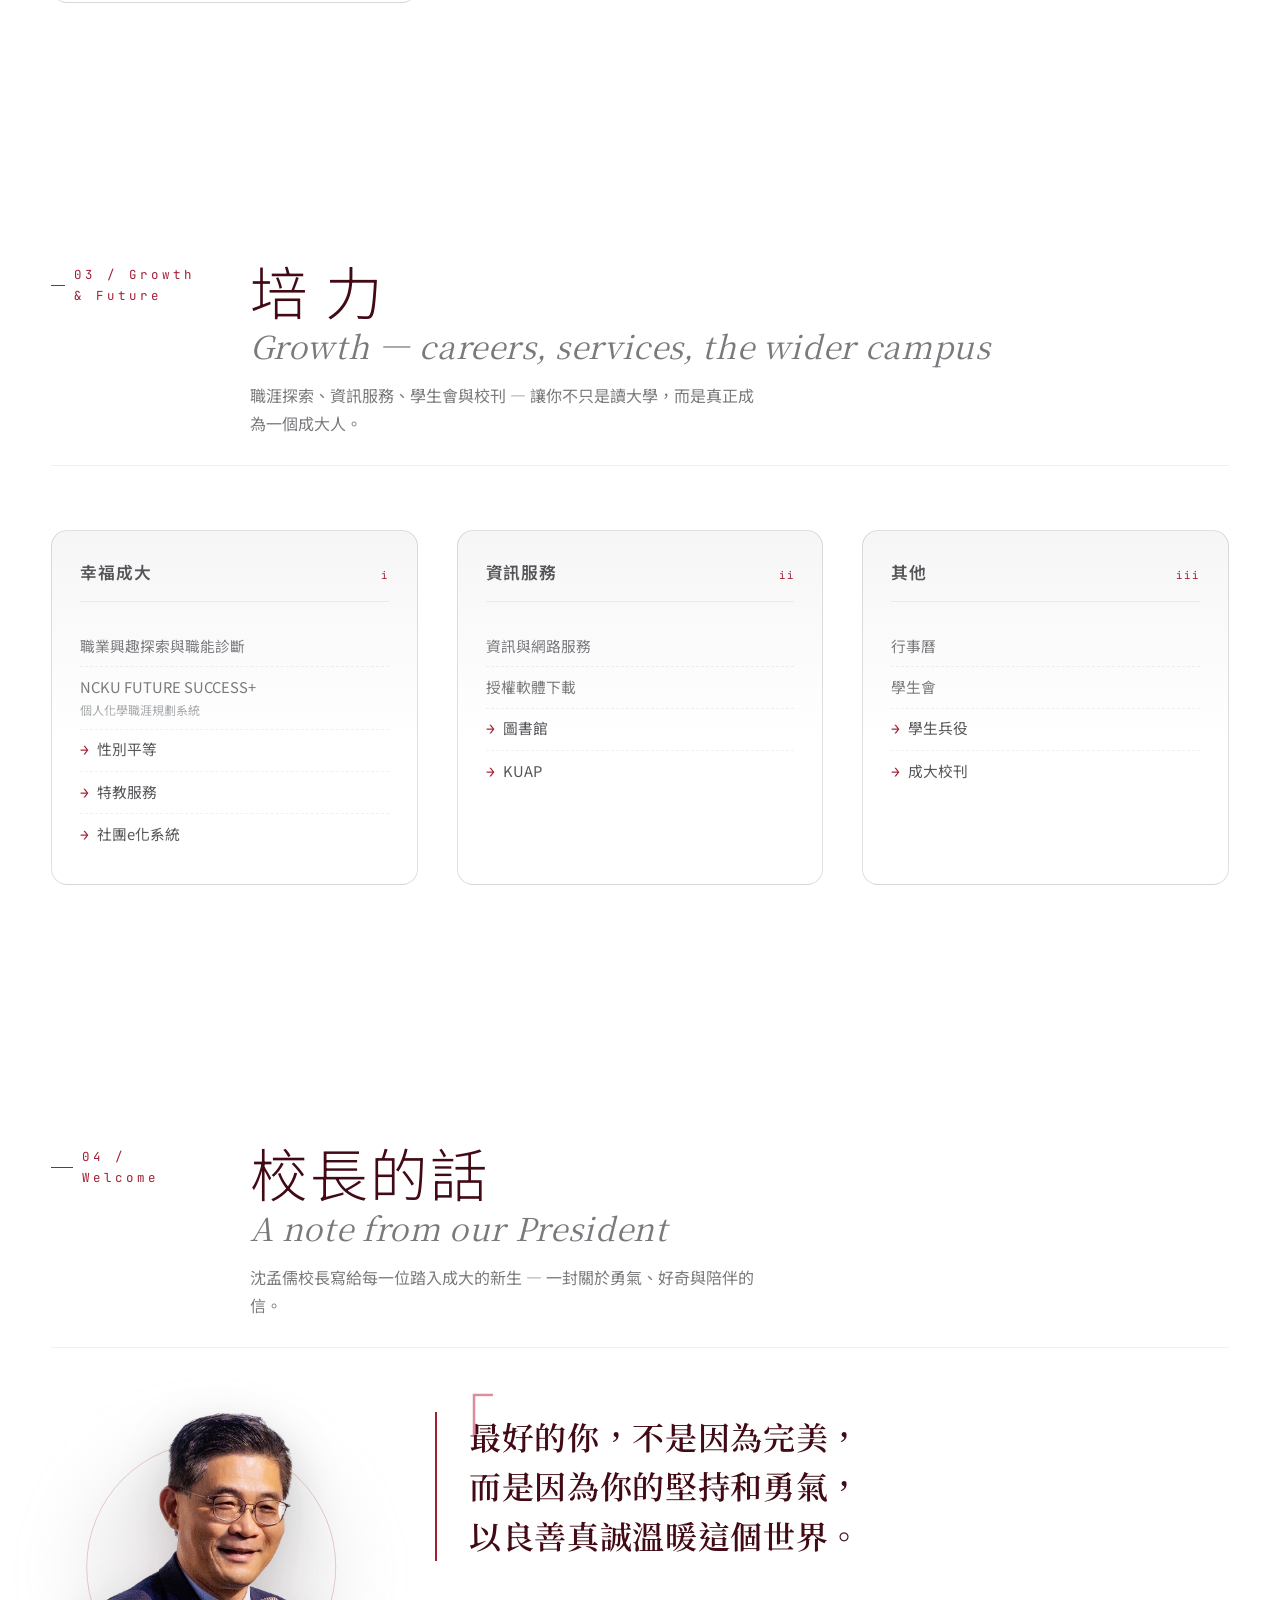
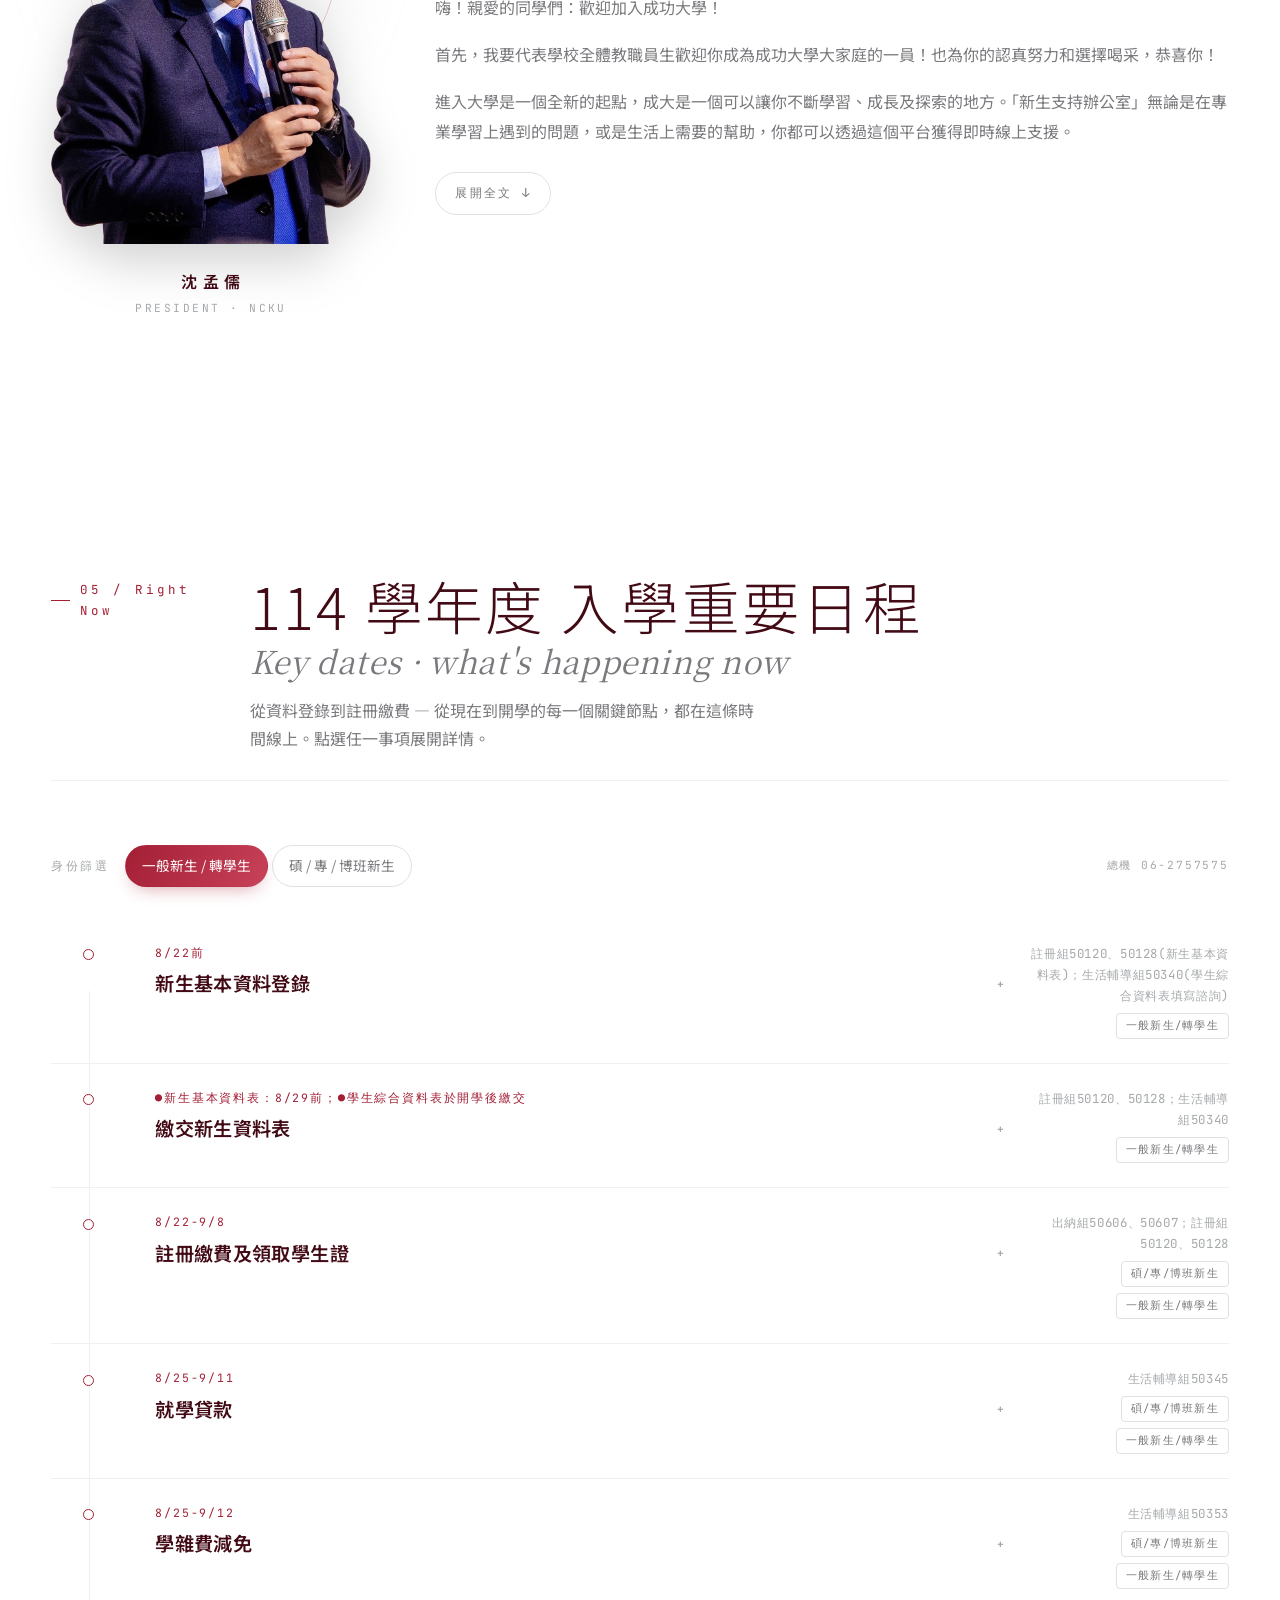
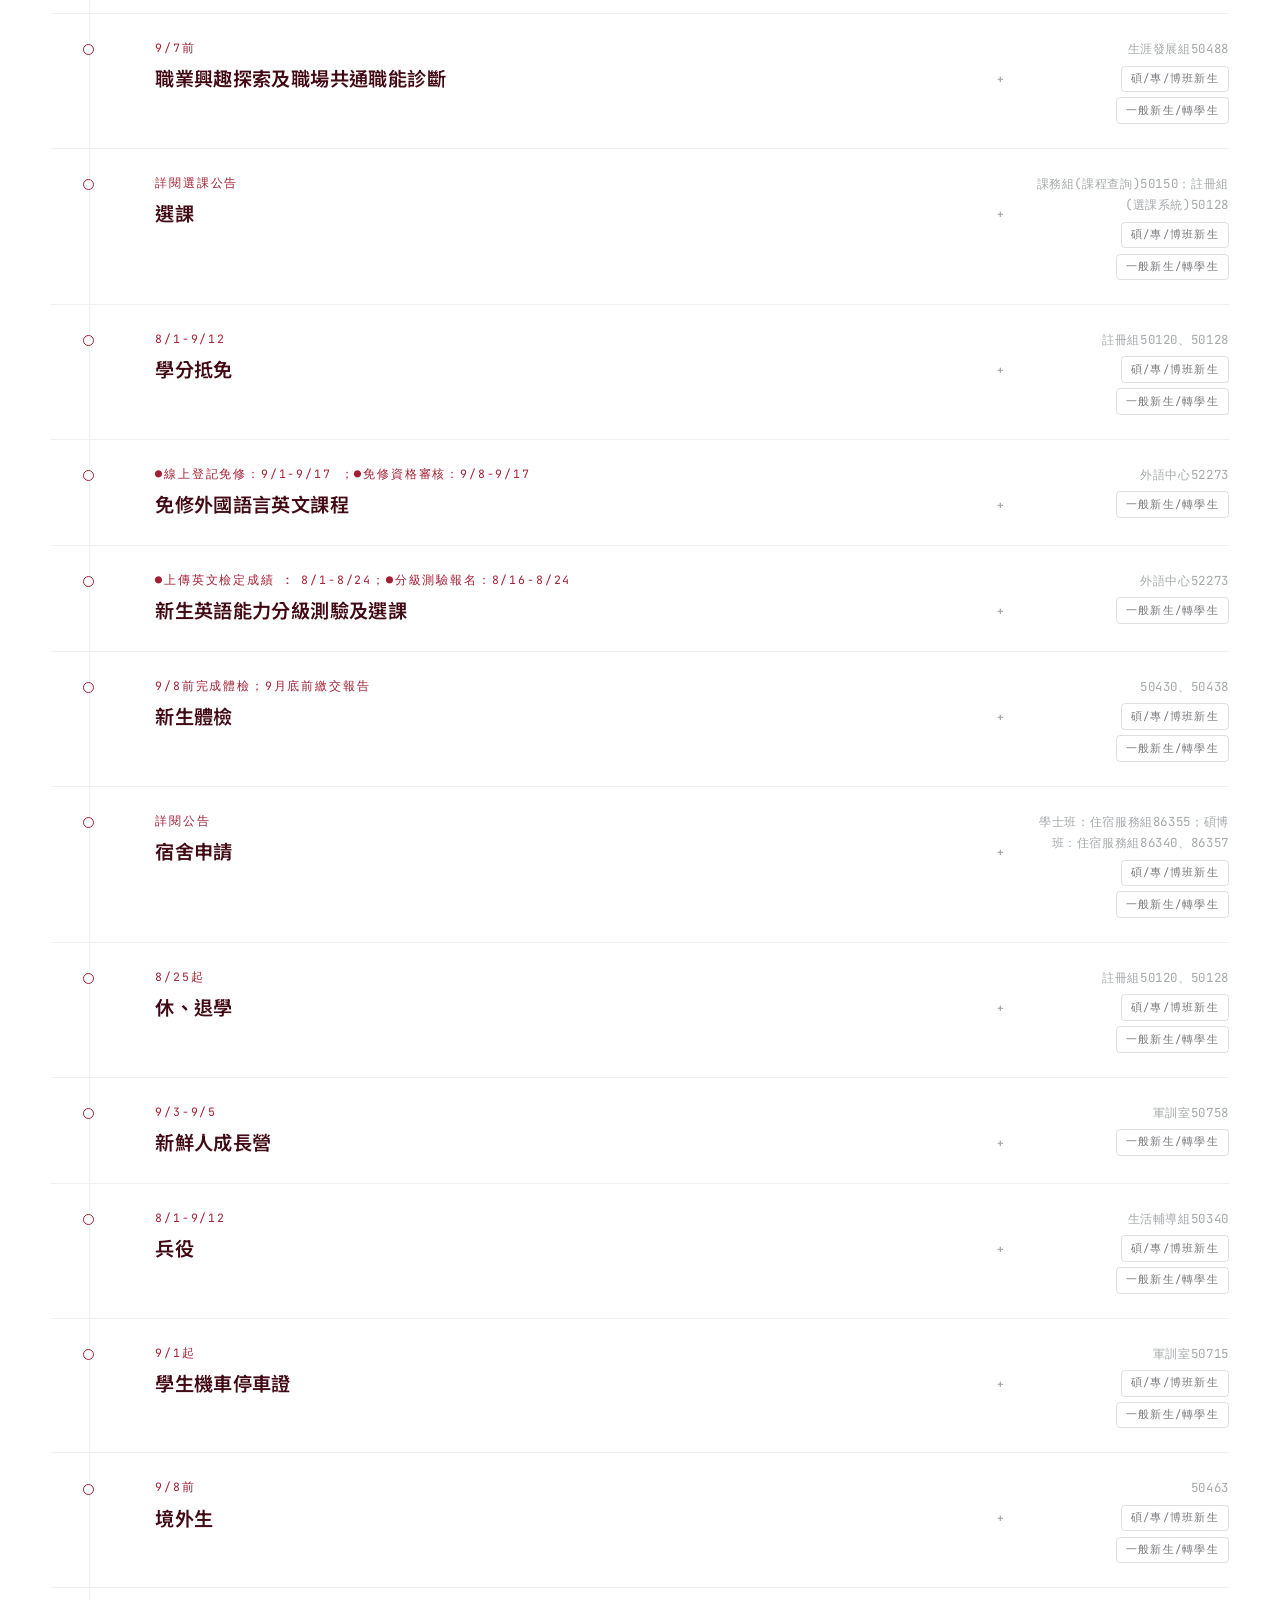
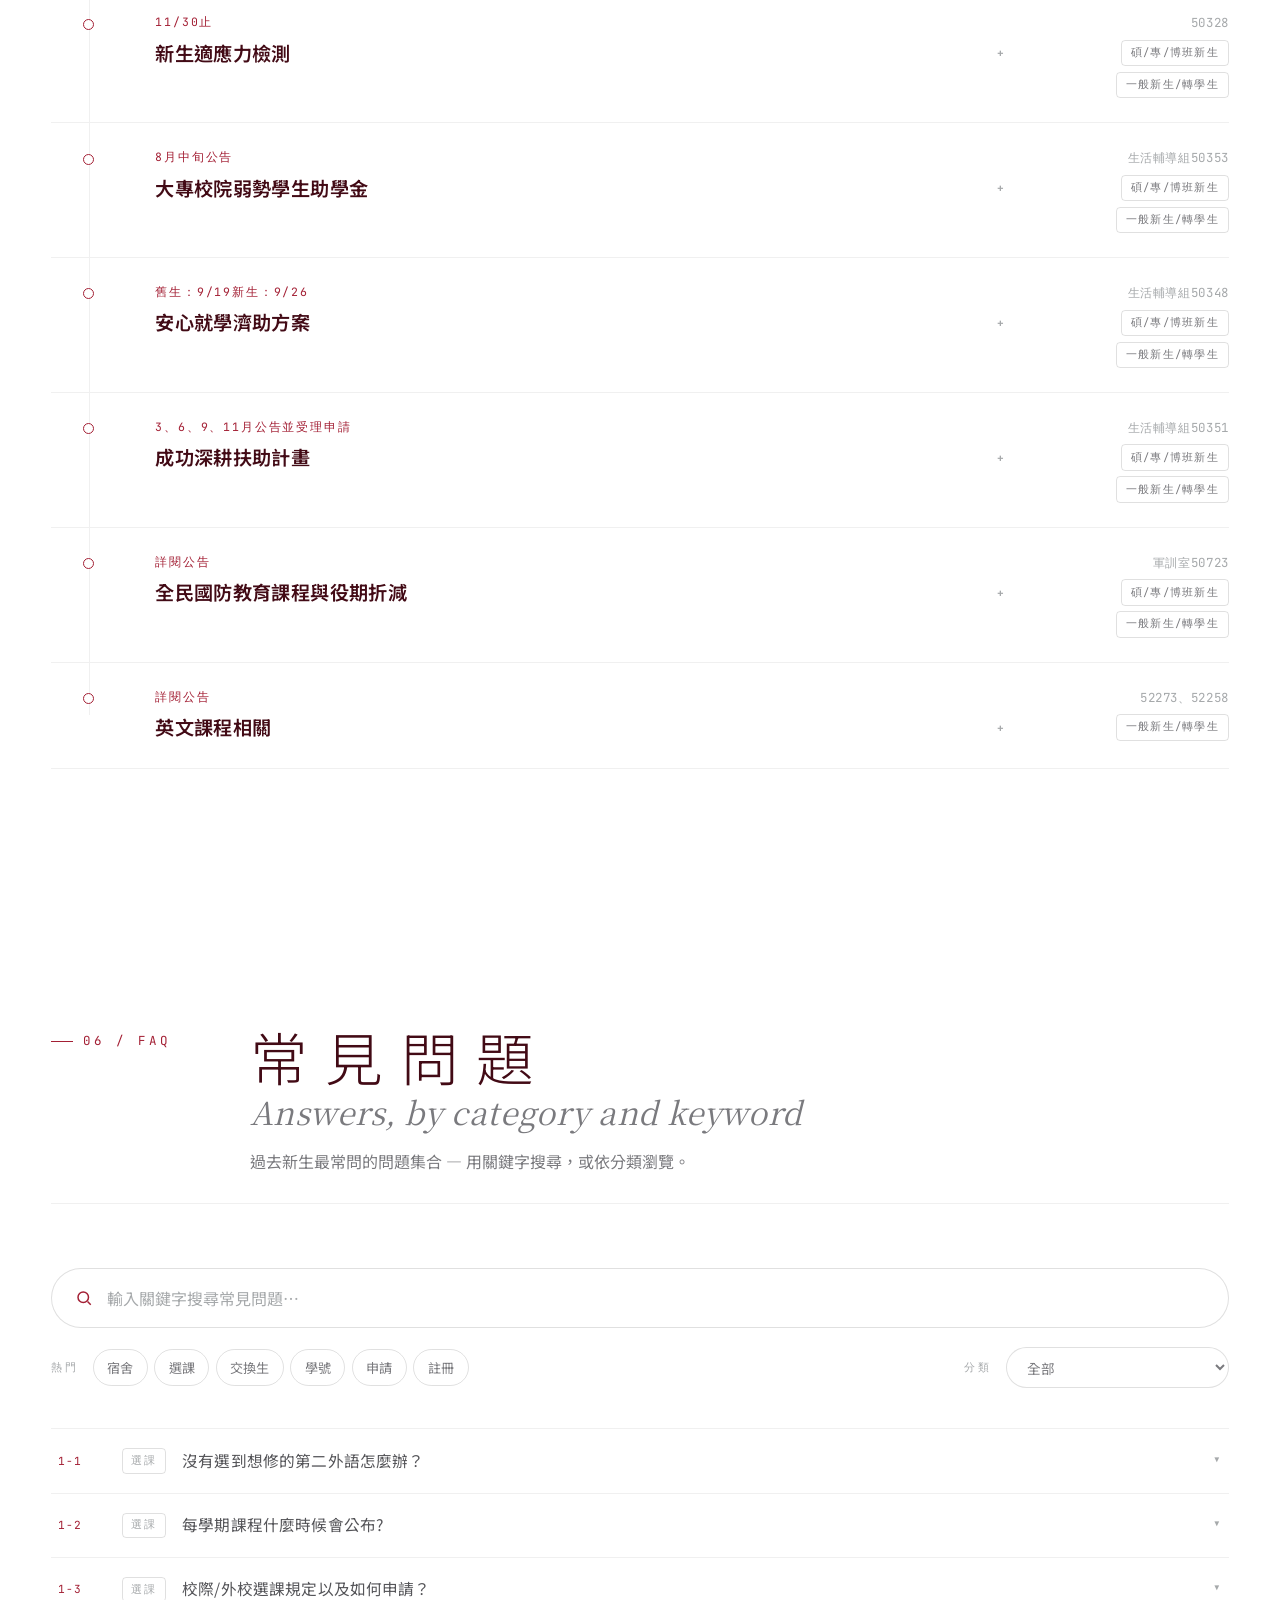
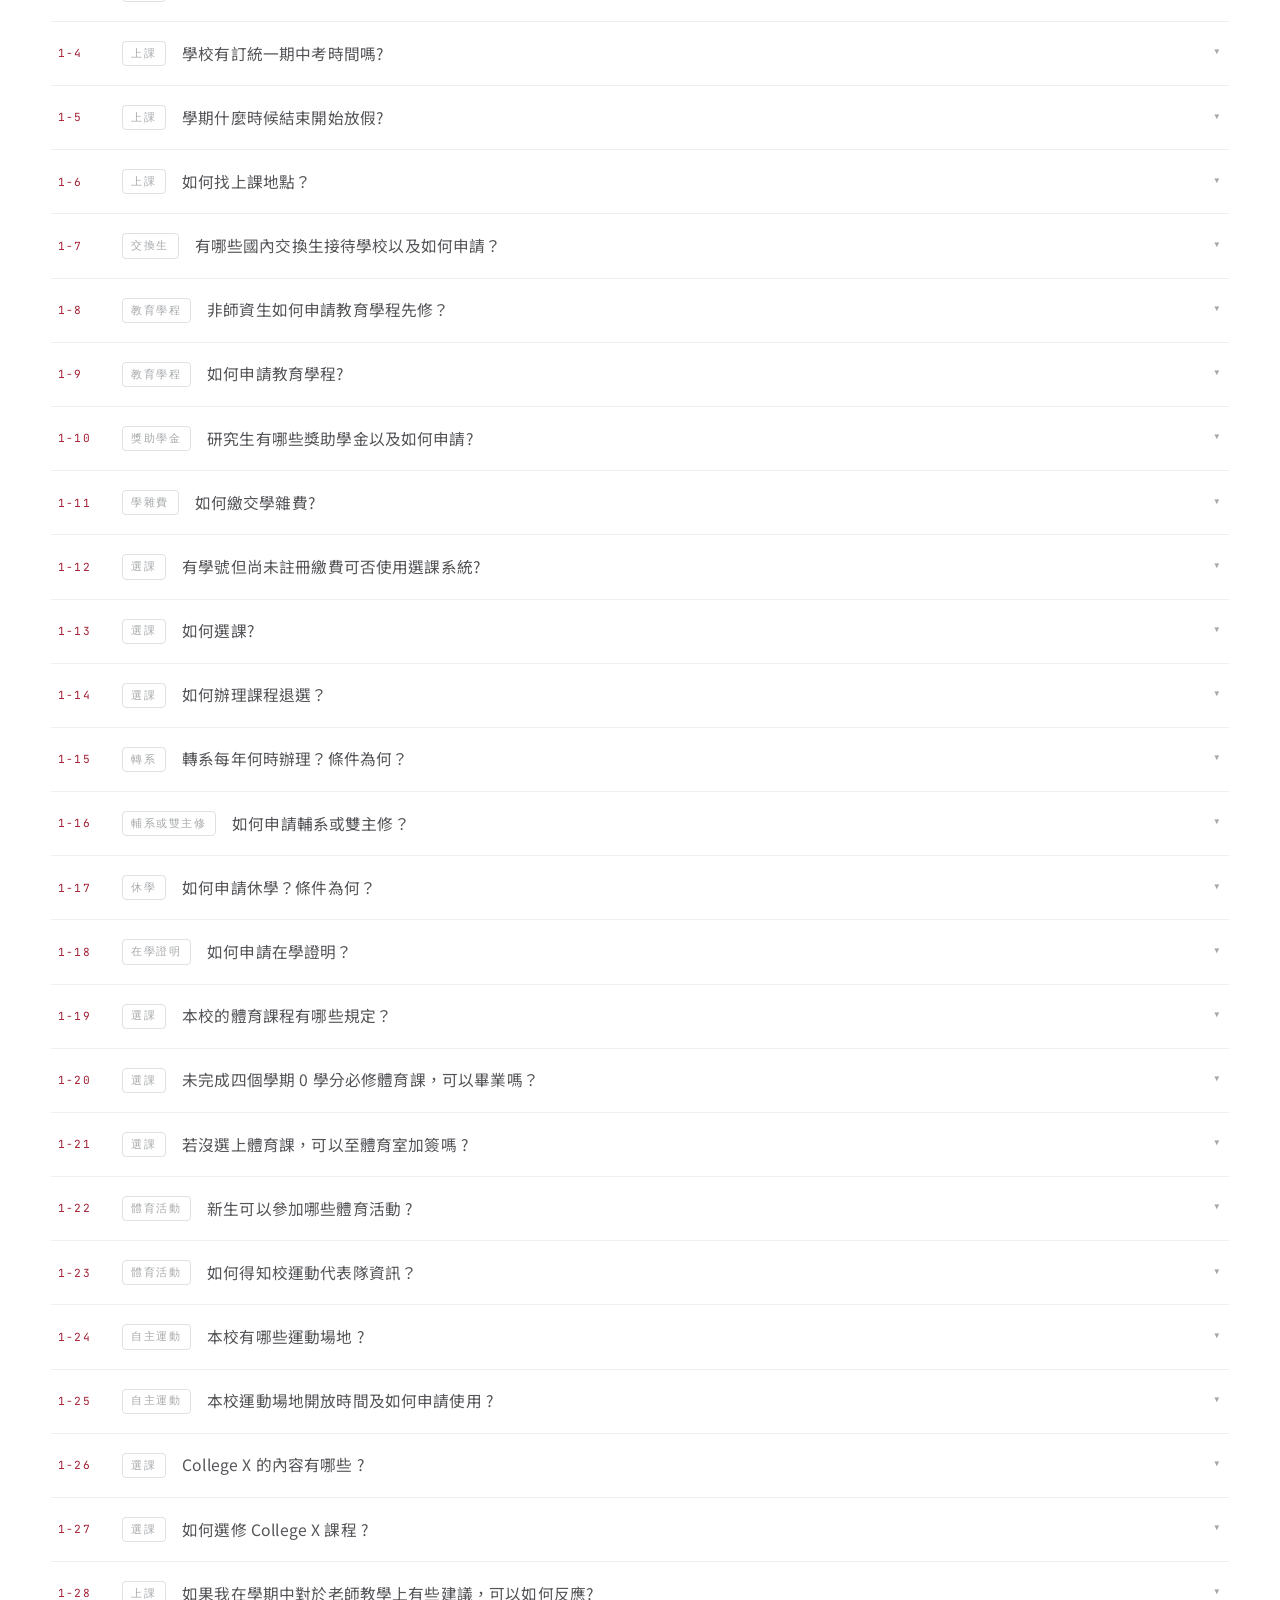
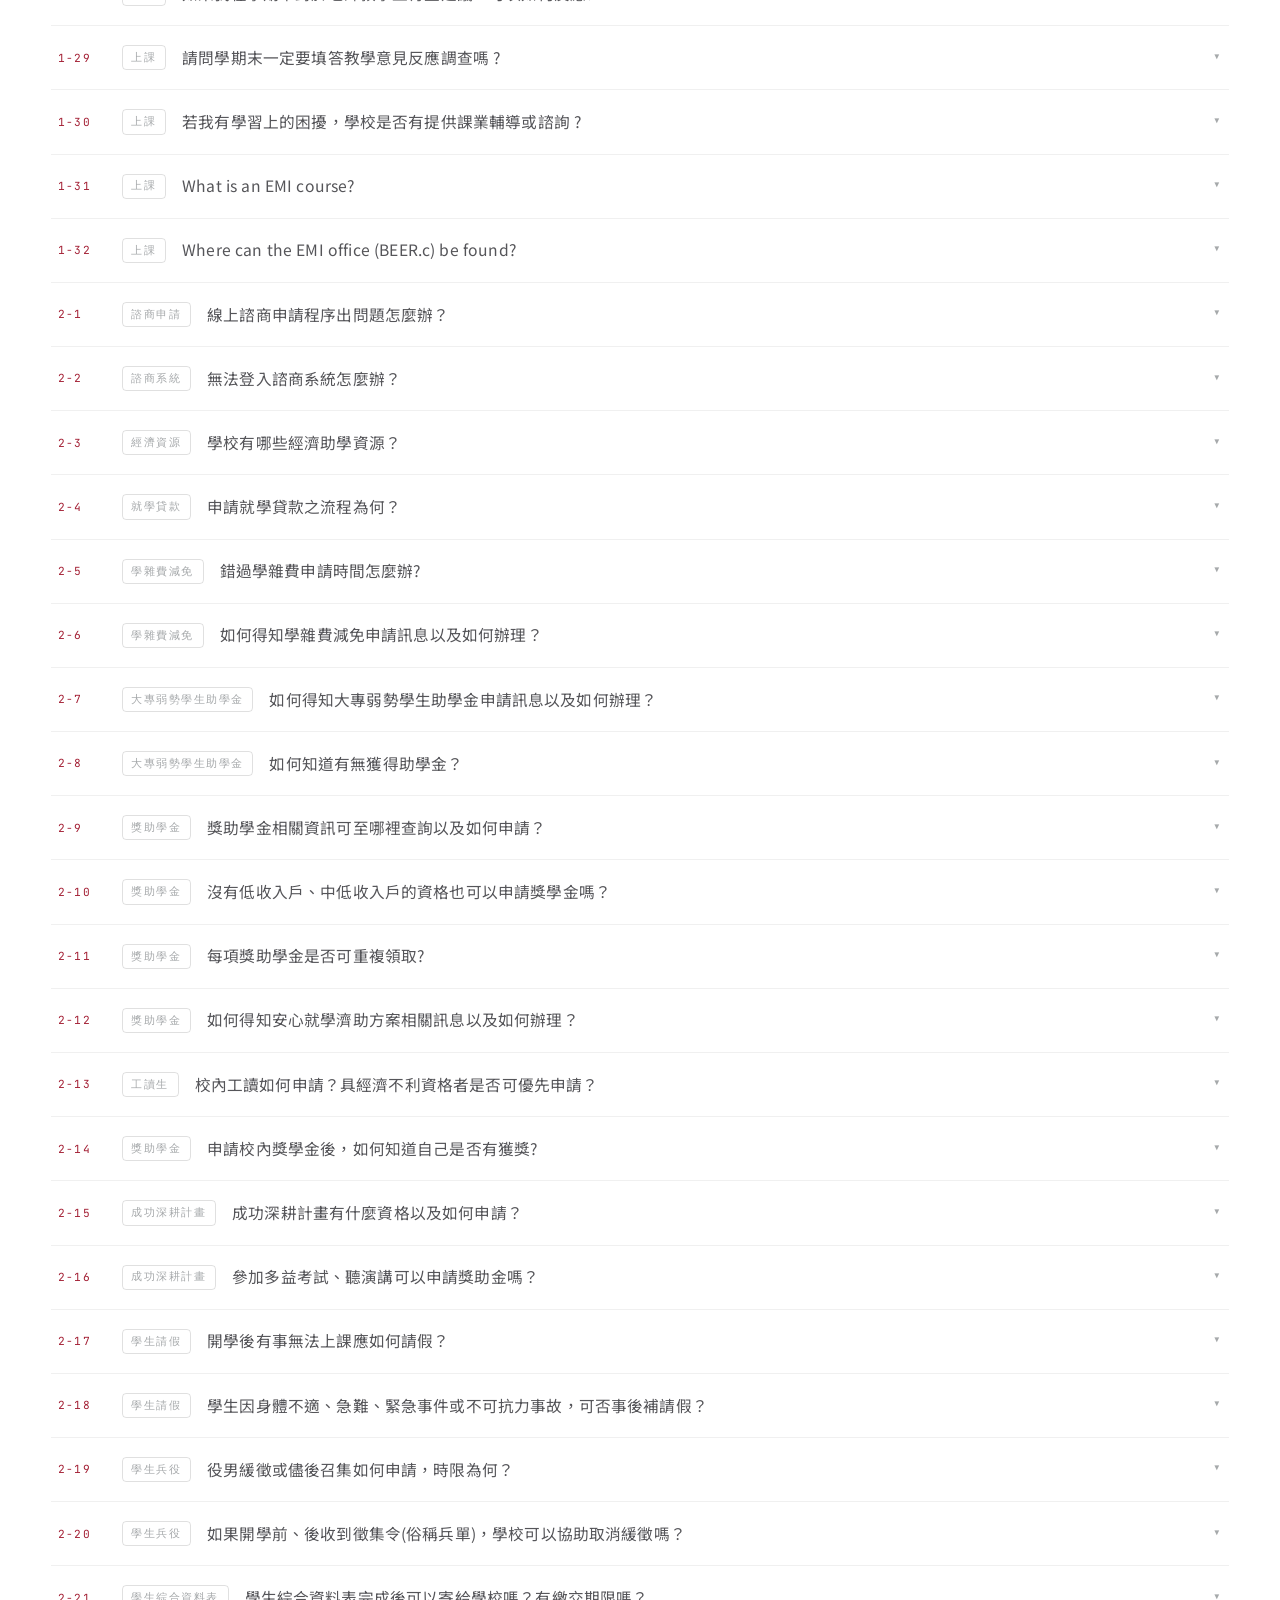
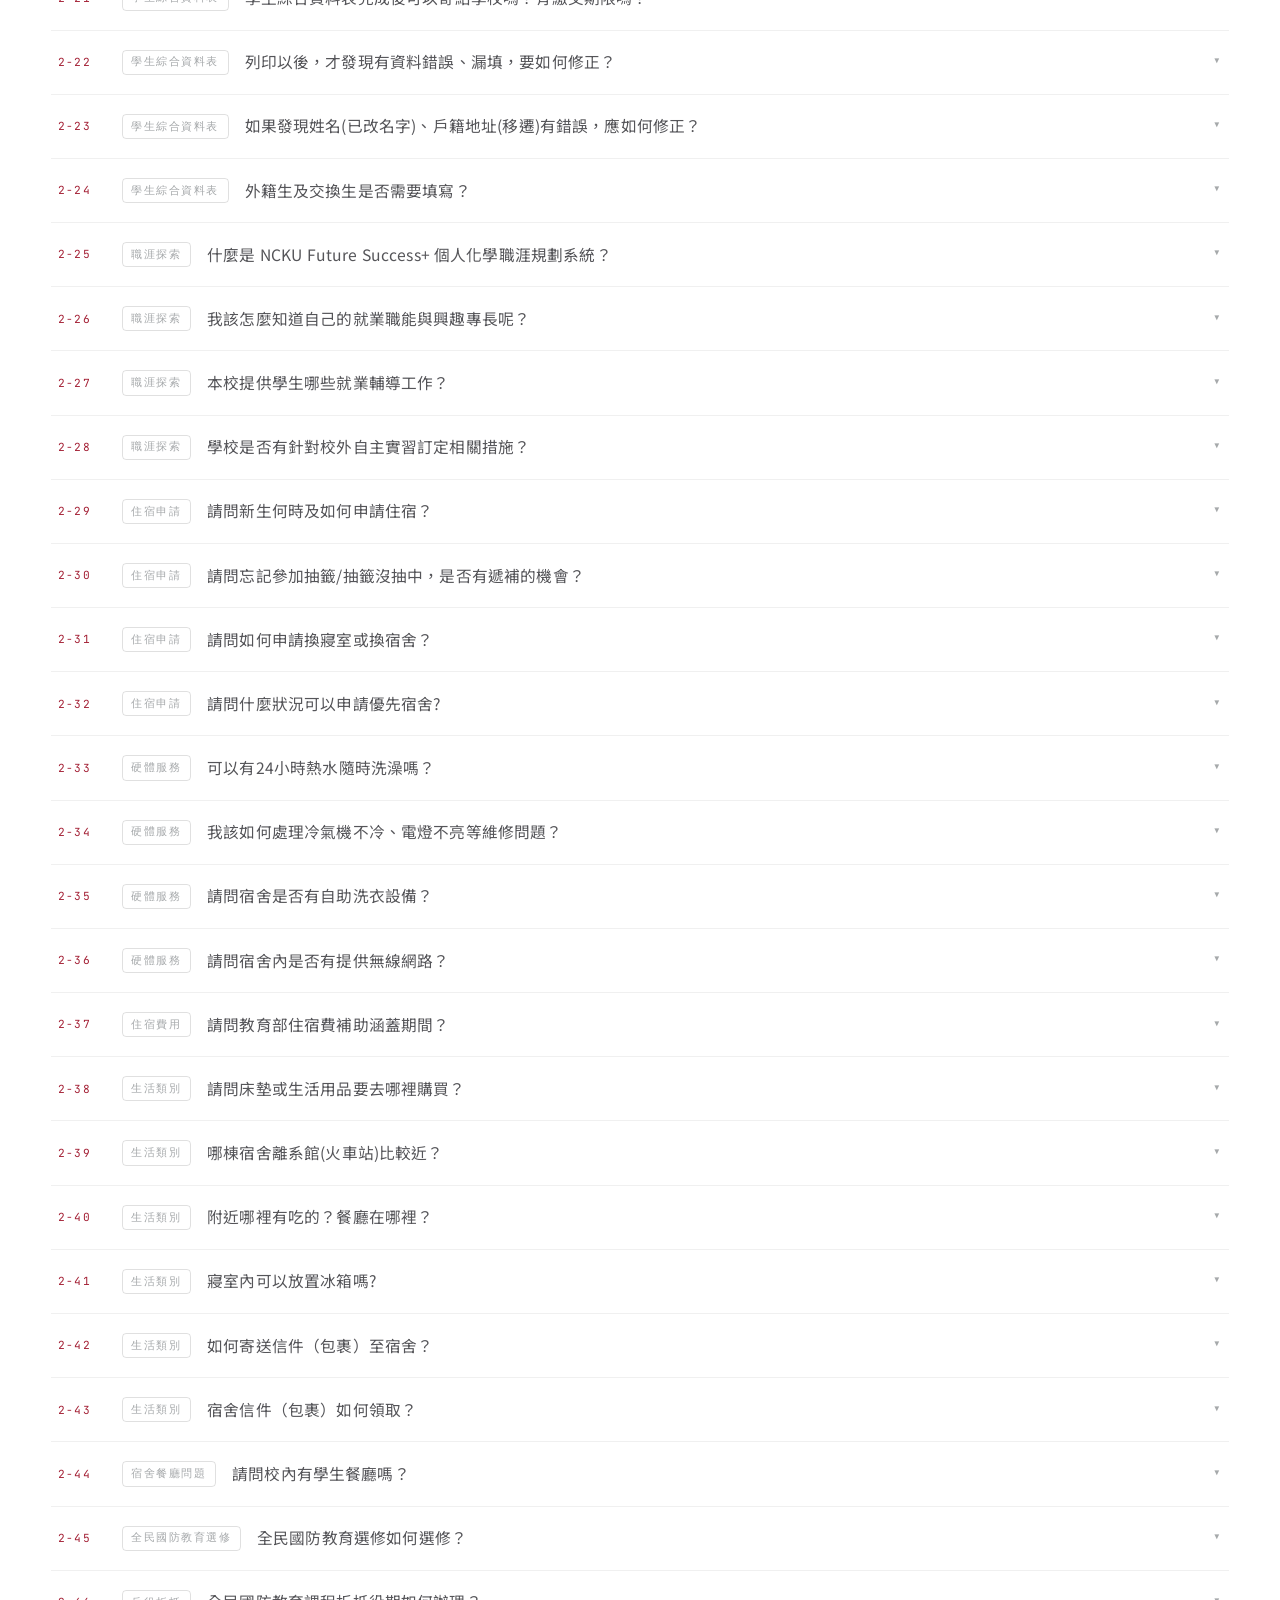
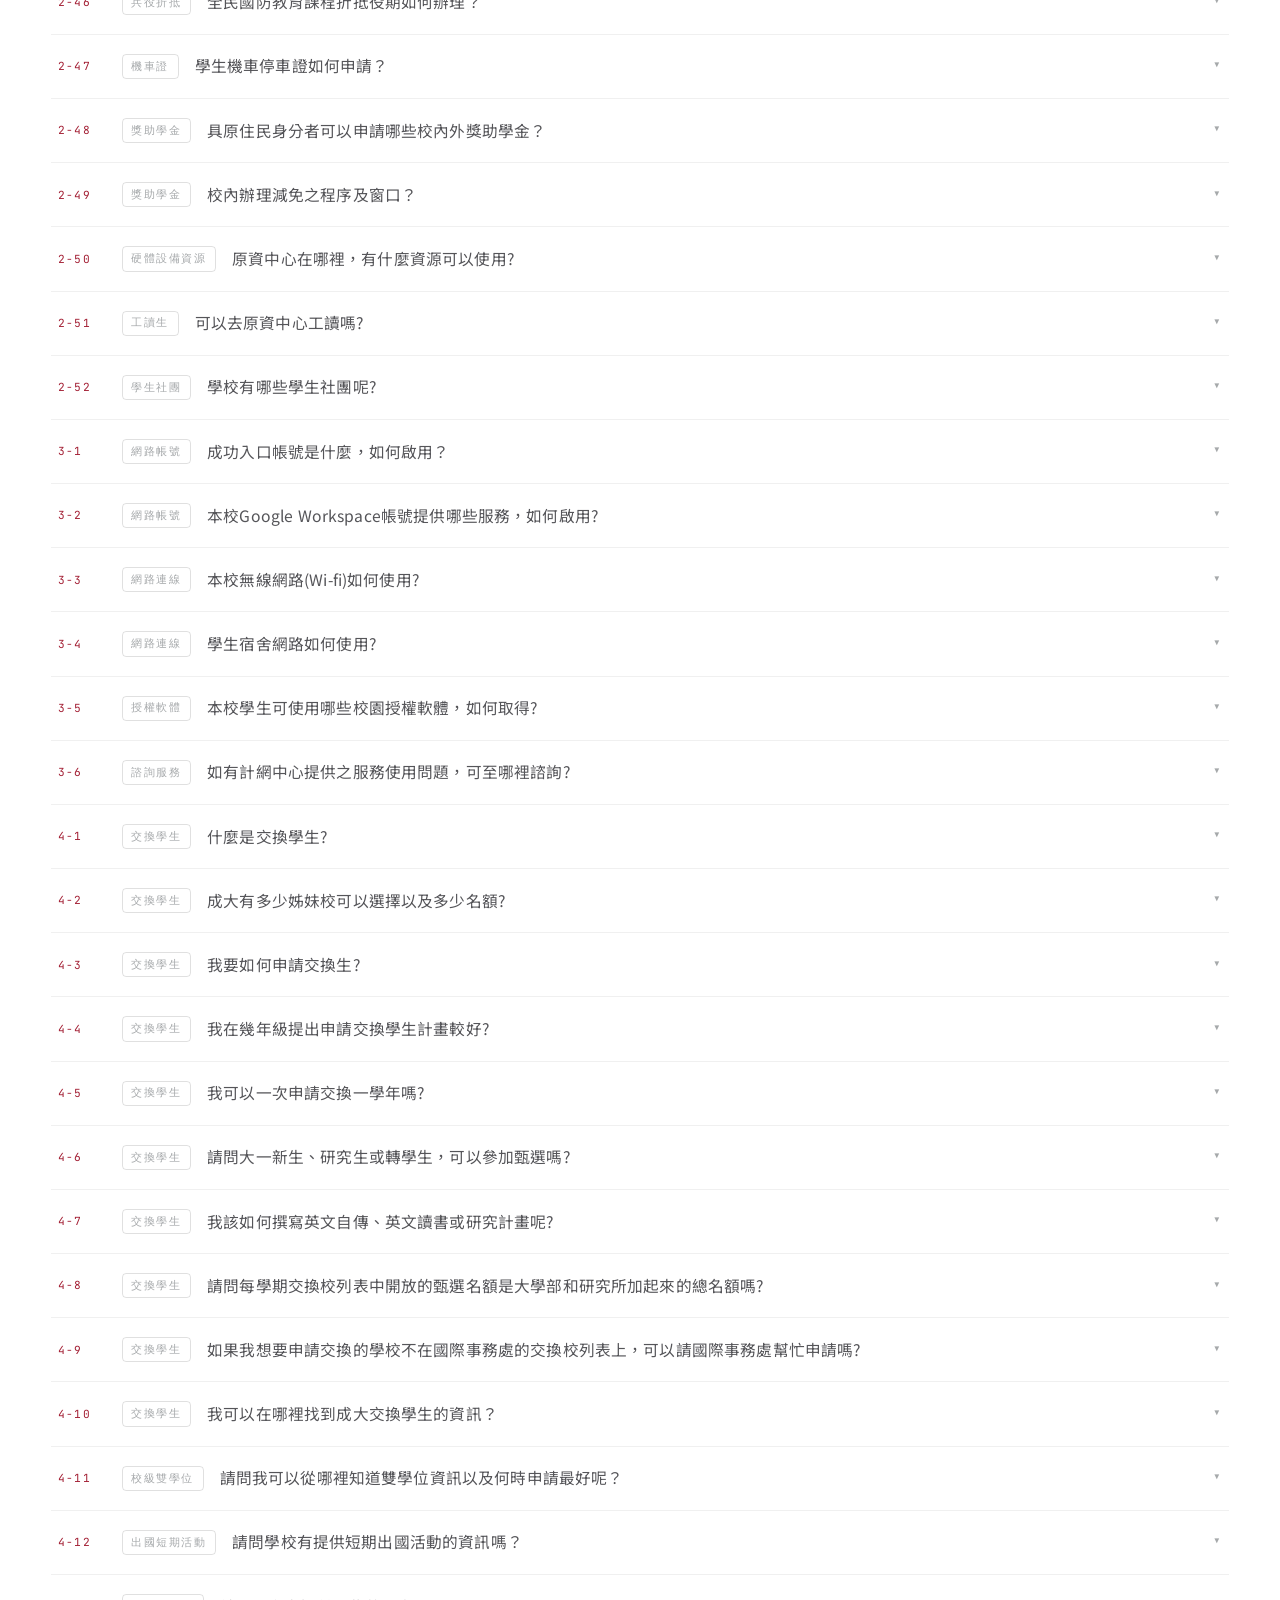
<file: v3/site/index.html>
<!doctype html>
<html lang="zh-Hant">
<head>
<meta charset="utf-8">
<meta name="viewport" content="width=device-width,initial-scale=1">
<title>新生支持辦公室 · 獻給每一位成大新生</title>
<meta name="description" content="國立成功大學新生支持辦公室 — 陪你啟程、學業、生活、培力的每一步。">
<link rel="icon" href="assets/img/ncku-logo.svg">
<link rel="preconnect" href="https://fonts.googleapis.com">
<link rel="preconnect" href="https://fonts.gstatic.com" crossorigin>
<link href="https://fonts.googleapis.com/css2?family=Noto+Sans:wght@300;400;500;600;700&family=Noto+Sans+TC:wght@300;400;500;600;700&family=Noto+Serif+TC:ital,wght@0,400;0,600;1,400&family=JetBrains+Mono:wght@400;500&display=swap" rel="stylesheet">
<link rel="stylesheet" href="styles.css?v=1777624998">
</head>
<body>

<div class="atmosphere" aria-hidden="true"></div>

<!-- ================== TOPBAR ================== -->
<header class="topbar" id="topbar">
  <a class="brand" href="#scene-00">
    <img src="assets/img/ncku-logo.svg" alt="NCKU">
    <div class="brand-text">
      <b>新生支持辦公室</b>
      <span>Office of the First-Year Student</span>
    </div>
  </a>
  <nav class="topnav" id="topnav" aria-label="主要導覽"></nav>
  <button class="menu-toggle" id="menuToggle" aria-label="開啟導覽"><span></span></button>
</header>

<!-- ================== SCENE RAIL ================== -->
<aside class="rail" id="sceneRail" aria-label="章節索引"></aside>

<!-- ================== 00 — HERO ================== -->
<section class="hero" id="scene-00">
  <div class="hero__bg" aria-hidden="true"></div>
  <div class="hero__content">
    <div class="hero__kicker reveal">114 學年度 · A New Beginning</div>
    <h1 class="hero__title reveal" data-stagger="1">
      獻給每一位<br>
      <span class="accent">成大新生</span>
    </h1>
    <p class="hero__sub reveal" data-stagger="2">
      Welcome to NCKU. We have prepared every step that lies ahead — so you can focus on the part only you can do: showing up.
    </p>
    <a class="hero__cta reveal" data-stagger="3" href="#scene-01">
      <span>進入旅程</span>
      <svg viewBox="0 0 24 24" fill="none" stroke="currentColor" stroke-width="2"><path d="M5 12h14M13 6l6 6-6 6"/></svg>
    </a>
  </div>
  <div class="hero__meta">
    <div class="hero__meta-block">
      <span>National Cheng Kung University</span>
      <b>國立成功大學 · 新生支持辦公室</b>
    </div>
    <div class="hero__scroll">
      <span class="hero__scroll-line" aria-hidden="true"></span>
      <span>scroll</span>
    </div>
  </div>
</section>

<!-- ================== 01 — 學業 ================== -->
<section class="scene" id="scene-01">
  <header class="scene__head">
    <div class="scene__num reveal">01 / Academic Life</div>
    <div>
      <h2 class="scene__title reveal" data-stagger="1">
        學 業
        <em>Academic life — courses, registration, learning resources</em>
      </h2>
      <p class="scene__lede reveal" data-stagger="2">
        從學號查詢、註冊與選課，到大學預修、跨領域學程 — 所有與學習相關的入口一次到齊。
      </p>
    </div>
  </header>
  <div class="threads"></div>
</section>

<!-- ================== 02 — 生活 ================== -->
<section class="scene" id="scene-02">
  <header class="scene__head">
    <div class="scene__num reveal">02 / Campus Life</div>
    <div>
      <h2 class="scene__title reveal" data-stagger="1">
        生 活
        <em>Campus life — orientation, housing, support, overseas</em>
      </h2>
      <p class="scene__lede reveal" data-stagger="2">
        新鮮人成長營、獎助學金、宿舍與交通 — 在成大的日子，這些事情我們陪你一起搞定。
      </p>
    </div>
  </header>
  <div class="threads"></div>
</section>

<!-- ================== 03 — 培力 ================== -->
<section class="scene" id="scene-03">
  <header class="scene__head">
    <div class="scene__num reveal">03 / Growth & Future</div>
    <div>
      <h2 class="scene__title reveal" data-stagger="1">
        培 力
        <em>Growth — careers, services, the wider campus</em>
      </h2>
      <p class="scene__lede reveal" data-stagger="2">
        職涯探索、資訊服務、學生會與校刊 — 讓你不只是讀大學，而是真正成為一個成大人。
      </p>
    </div>
  </header>
  <div class="threads"></div>
</section>

<!-- ================== 04 — PRESIDENT ================== -->
<section class="scene" id="scene-04">
  <header class="scene__head">
    <div class="scene__num reveal">04 / Welcome</div>
    <div>
      <h2 class="scene__title reveal" data-stagger="1">
        校長的話
        <em>A note from our President</em>
      </h2>
      <p class="scene__lede reveal" data-stagger="2">
        沈孟儒校長寫給每一位踏入成大的新生 — 一封關於勇氣、好奇與陪伴的信。
      </p>
    </div>
  </header>

  <div class="president">
    <div class="president__col reveal">
      <div class="president__portrait">
        <img src="assets/img/president.png" alt="沈孟儒 校長">
      </div>
      <div class="president__caption">
        <b>沈 孟 儒</b>
        President · NCKU
      </div>
    </div>

    <div class="president__col">
      <blockquote class="president__quote reveal" data-stagger="1">
        最好的你，不是因為完美，<br>
        而是因為你的堅持和勇氣，<br>
        以良善真誠溫暖這個世界。
      </blockquote>

      <div class="president__excerpt reveal" data-stagger="2">
        <p>嗨！親愛的同學們：歡迎加入成功大學！</p>
        <p>首先，我要代表學校全體教職員生歡迎你成為成功大學大家庭的一員！也為你的認真努力和選擇喝采，恭喜你！</p>
        <p>進入大學是一個全新的起點，成大是一個可以讓你不斷學習、成長及探索的地方。「新生支持辦公室」無論是在專業學習上遇到的問題，或是生活上需要的幫助，你都可以透過這個平台獲得即時線上支援。</p>
      </div>

      <div class="president__full" id="presidentFull">
        <p>我們正處於一場關鍵性的科技革新浪潮中，如何善用人工智慧（AI）與各項新工具來支援你的大學生活與學習，並進一步豐富學習體驗、探索它所帶來的無限可能，使你成為具備批判性思維與創新能力的參與者，以迎接未來的挑戰，將是我們共同努力的目標。更重要的是：當你積極探索這些新技術的同時，我也希望你能學會對生命的尊重、對人的關懷和對美感的覺察與體現！</p>
        <p>來到成大你將會發現我們的校園擁有府城新舊融合的氣質：紅磚瓦簷的建築、綠意盎然的榕園、滌故更新的未來館、匠心再造的博物館，跨域創新的旺宏館，智慧友善與多元共融的東寧宿舍，以及在樹影搖曳，花香常漫的工學大道兩旁比鄰而立的新舊系館，還有隨四季變化、色彩繽紛的各式花草植栽…都將寫入你精彩可期的大學生活點滴。</p>
        <p>但校長也想叮嚀：南臺灣陽光燦爛的午後，偶有突如其來的驟雨，也許會把忘了帶傘的你淋得狼狽不堪、措手不及！親愛的孩子，請記住：當你遇到挫折、感到沮喪、疑惑徬徨的時候，請記得會有我們陪你一起面對挑戰，找尋那道只在滂沱大雨後才會出現的虹霓！</p>
        <p>期待你在這裡為自己創造一段充實難忘的美好回憶，為人生留下精彩的軌跡！加油！</p>
      </div>

      <button class="president__expand reveal" id="presidentExpand" data-stagger="3">
        <span class="label">展開全文</span>
        <span class="arrow">↓</span>
      </button>
    </div>
  </div>
</section>

<!-- ================== 05 — SCHEDULE ================== -->
<section class="scene" id="scene-05">
  <header class="scene__head">
    <div class="scene__num reveal">05 / Right Now</div>
    <div>
      <h2 class="scene__title reveal" data-stagger="1">
        114 學年度 入學重要日程
        <em>Key dates · what's happening now</em>
      </h2>
      <p class="scene__lede reveal" data-stagger="2">
        從資料登錄到註冊繳費 — 從現在到開學的每一個關鍵節點，都在這條時間線上。點選任一事項展開詳情。
      </p>
    </div>
  </header>

  <div class="schedule__filter reveal">
    <span class="schedule__filter-label">身份篩選</span>
    <div id="scheduleFilter">
      <button class="is-active" data-who="一般新生/轉學生">一般新生 / 轉學生</button>
      <button data-who="碩/專/博班新生">碩 / 專 / 博班新生</button>
    </div>
    <span class="schedule__hint">總機 06-2757575</span>
  </div>

  <div class="schedule" id="scheduleBody"></div>
</section>

<!-- ================== 06 — FAQ ================== -->
<section class="scene" id="scene-06">
  <header class="scene__head">
    <div class="scene__num reveal">06 / FAQ</div>
    <div>
      <h2 class="scene__title reveal" data-stagger="1">
        常 見 問 題
        <em>Answers, by category and keyword</em>
      </h2>
      <p class="scene__lede reveal" data-stagger="2">
        過去新生最常問的問題集合 — 用關鍵字搜尋，或依分類瀏覽。
      </p>
    </div>
  </header>

  <div class="faq__controls reveal">
    <label class="faq__search">
      <svg viewBox="0 0 24 24" fill="none" stroke="currentColor" stroke-width="2"><circle cx="11" cy="11" r="7"/><path d="M21 21l-4.3-4.3"/></svg>
      <input id="faqSearch" type="search" placeholder="輸入關鍵字搜尋常見問題…" autocomplete="off">
    </label>
    <div class="faq__rows">
      <span class="faq__lab">熱門</span>
      <div class="faq__hot" id="faqHot"></div>
      <span class="faq__lab" style="margin-left:auto;">分類</span>
      <select class="faq__cat" id="faqCategory">
        <option value="">全部</option>
      </select>
    </div>
  </div>

  <div class="faq__list" id="faqList"></div>
</section>

<!-- ================== FOOTER ================== -->
<footer class="footer">
  <div class="footer__inner">
    <div class="footer__col-1">
      <div class="footer__brand">
        <img src="assets/img/ncku-logo.svg" alt="">
        新生支持辦公室
        <span>Office of the First-Year Student</span>
      </div>
      <div class="footer__addr">
        701 臺南市東區大學路 1 號 · 國立成功大學<br>
        電話 06-2757575 #88888
      </div>
      <ul class="footer__links">
        <li><a href="https://www.ncku.edu.tw/" target="_blank" rel="noopener">成大首頁</a></li>
        <li><a href="#">網站導覽</a></li>
        <li><a href="#">緊急聯絡</a></li>
        <li><a href="#">NCKU LINE Bot</a></li>
      </ul>
    </div>
    <div class="footer__copy">
      © 2025 NCKU<br>
      Built for the class of 114
    </div>
  </div>
</footer>

<!-- ================== FAB ================== -->
<div class="fab" id="fab">
  <button class="fab__toggle" aria-label="快速入口">
    <svg viewBox="0 0 24 24" fill="none" stroke="currentColor" stroke-width="2.2" stroke-linecap="round">
      <path d="M12 5v14M5 12h14"/>
    </svg>
  </button>
  <div class="fab__panel">
    <a href="#scene-05">重要日程</a>
    <a href="#scene-01">學業</a>
    <a href="#scene-02">生活</a>
    <a href="#scene-06">常見問題</a>
    <a href="#scene-04">校長的話</a>
  </div>
</div>

<script src="script.js?v=1777624998"></script>
</body>
</html>
</file>
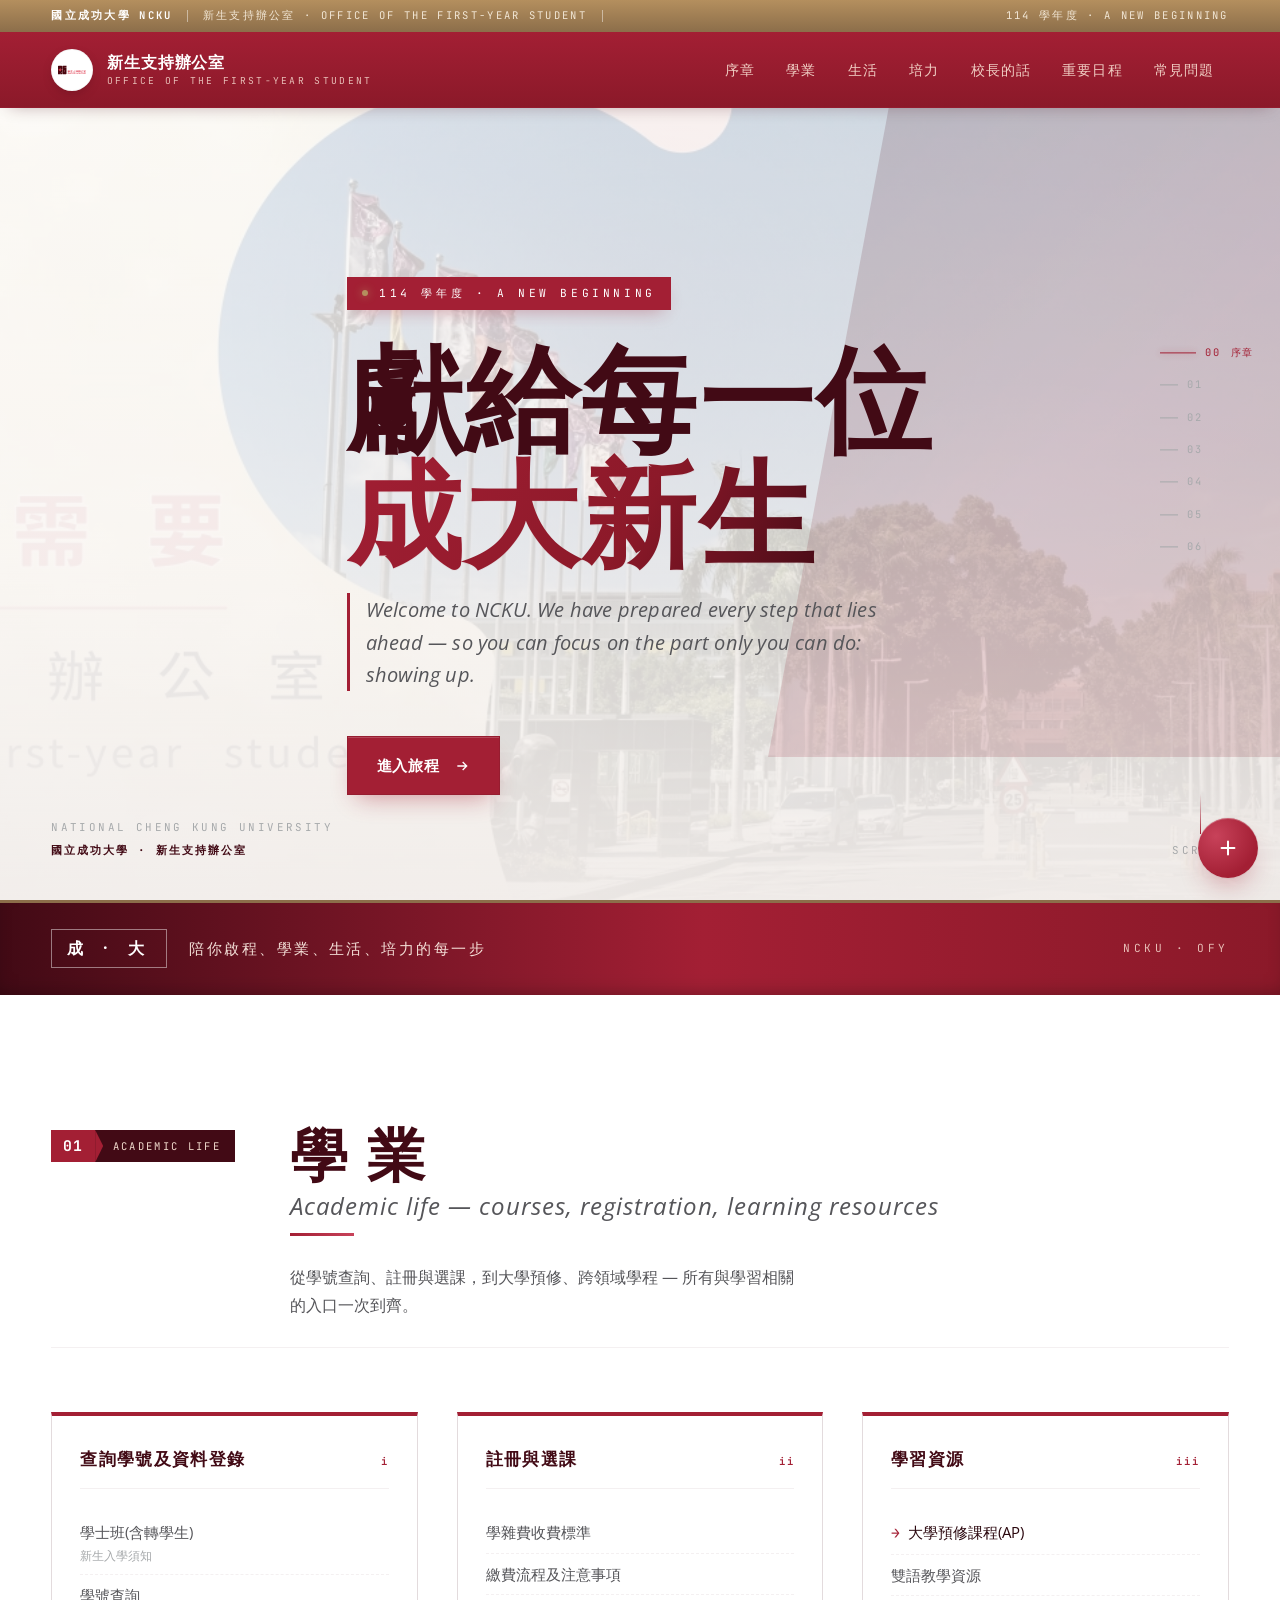
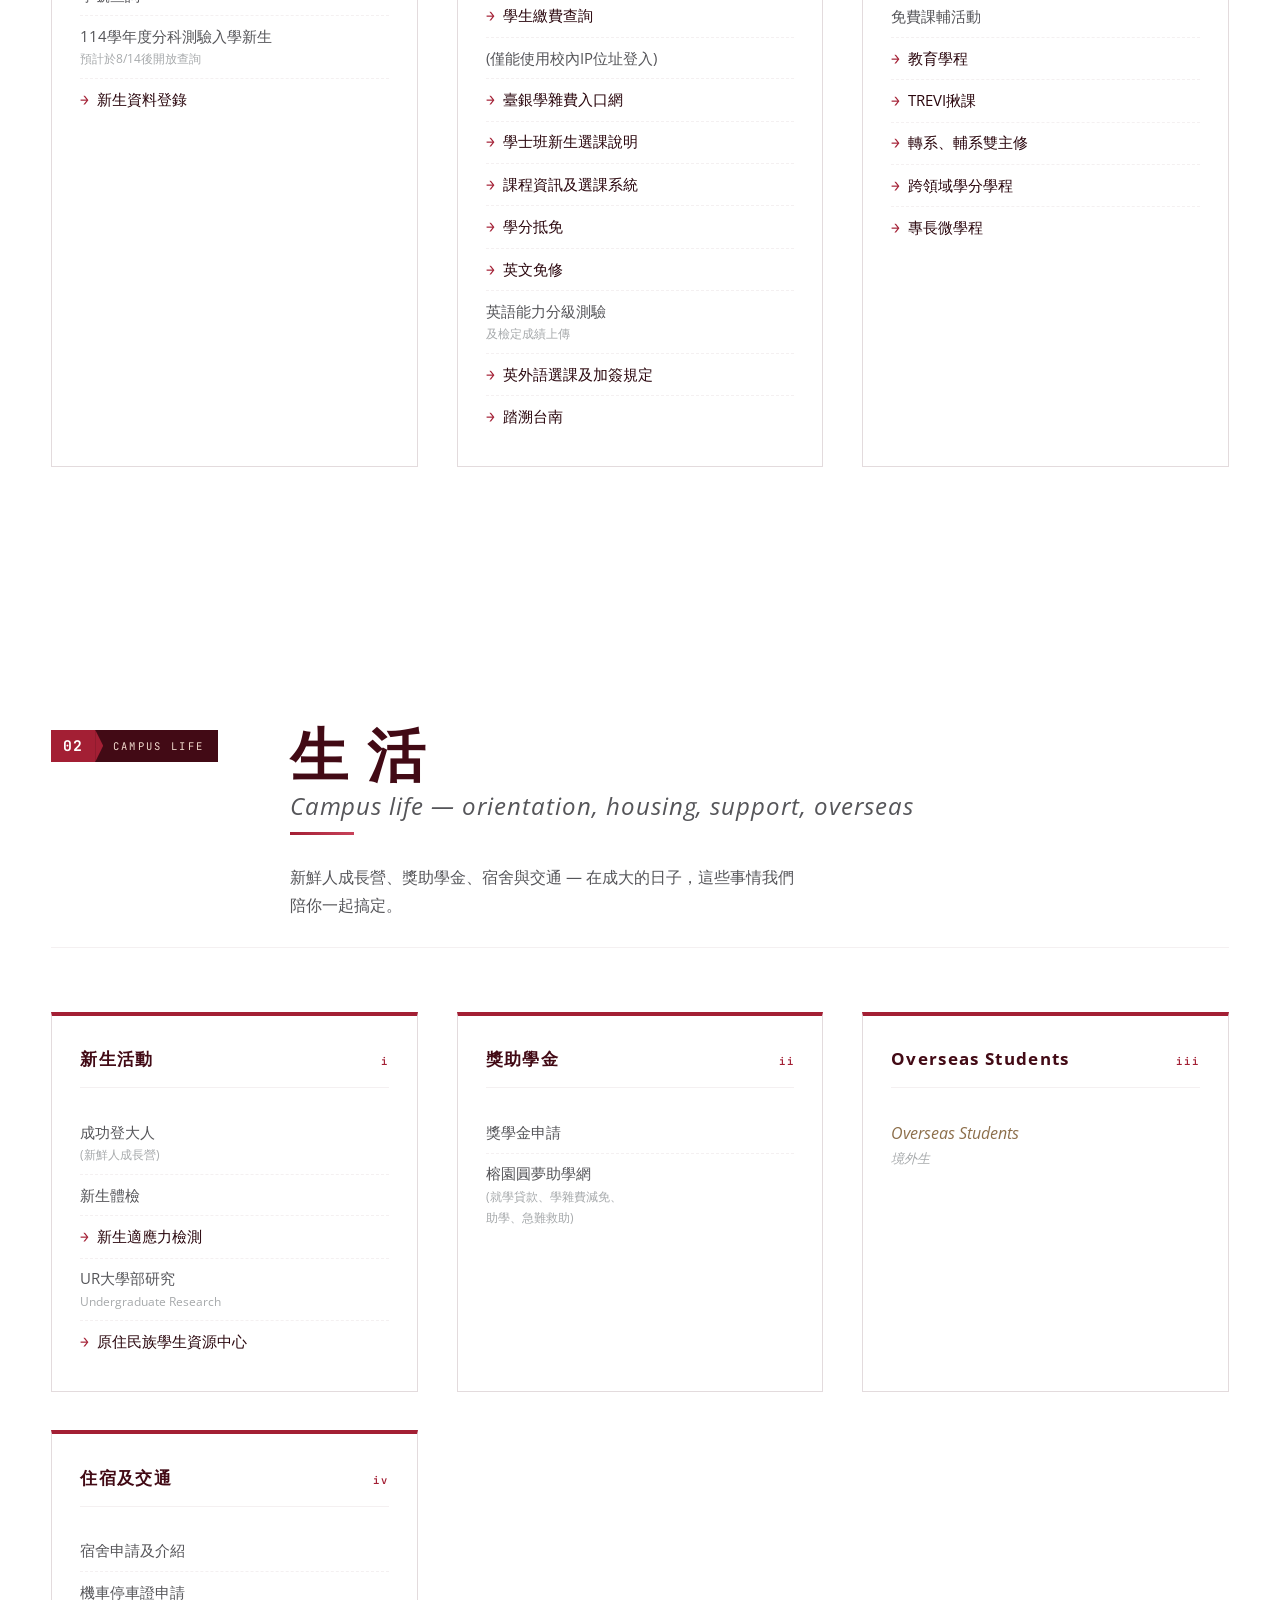
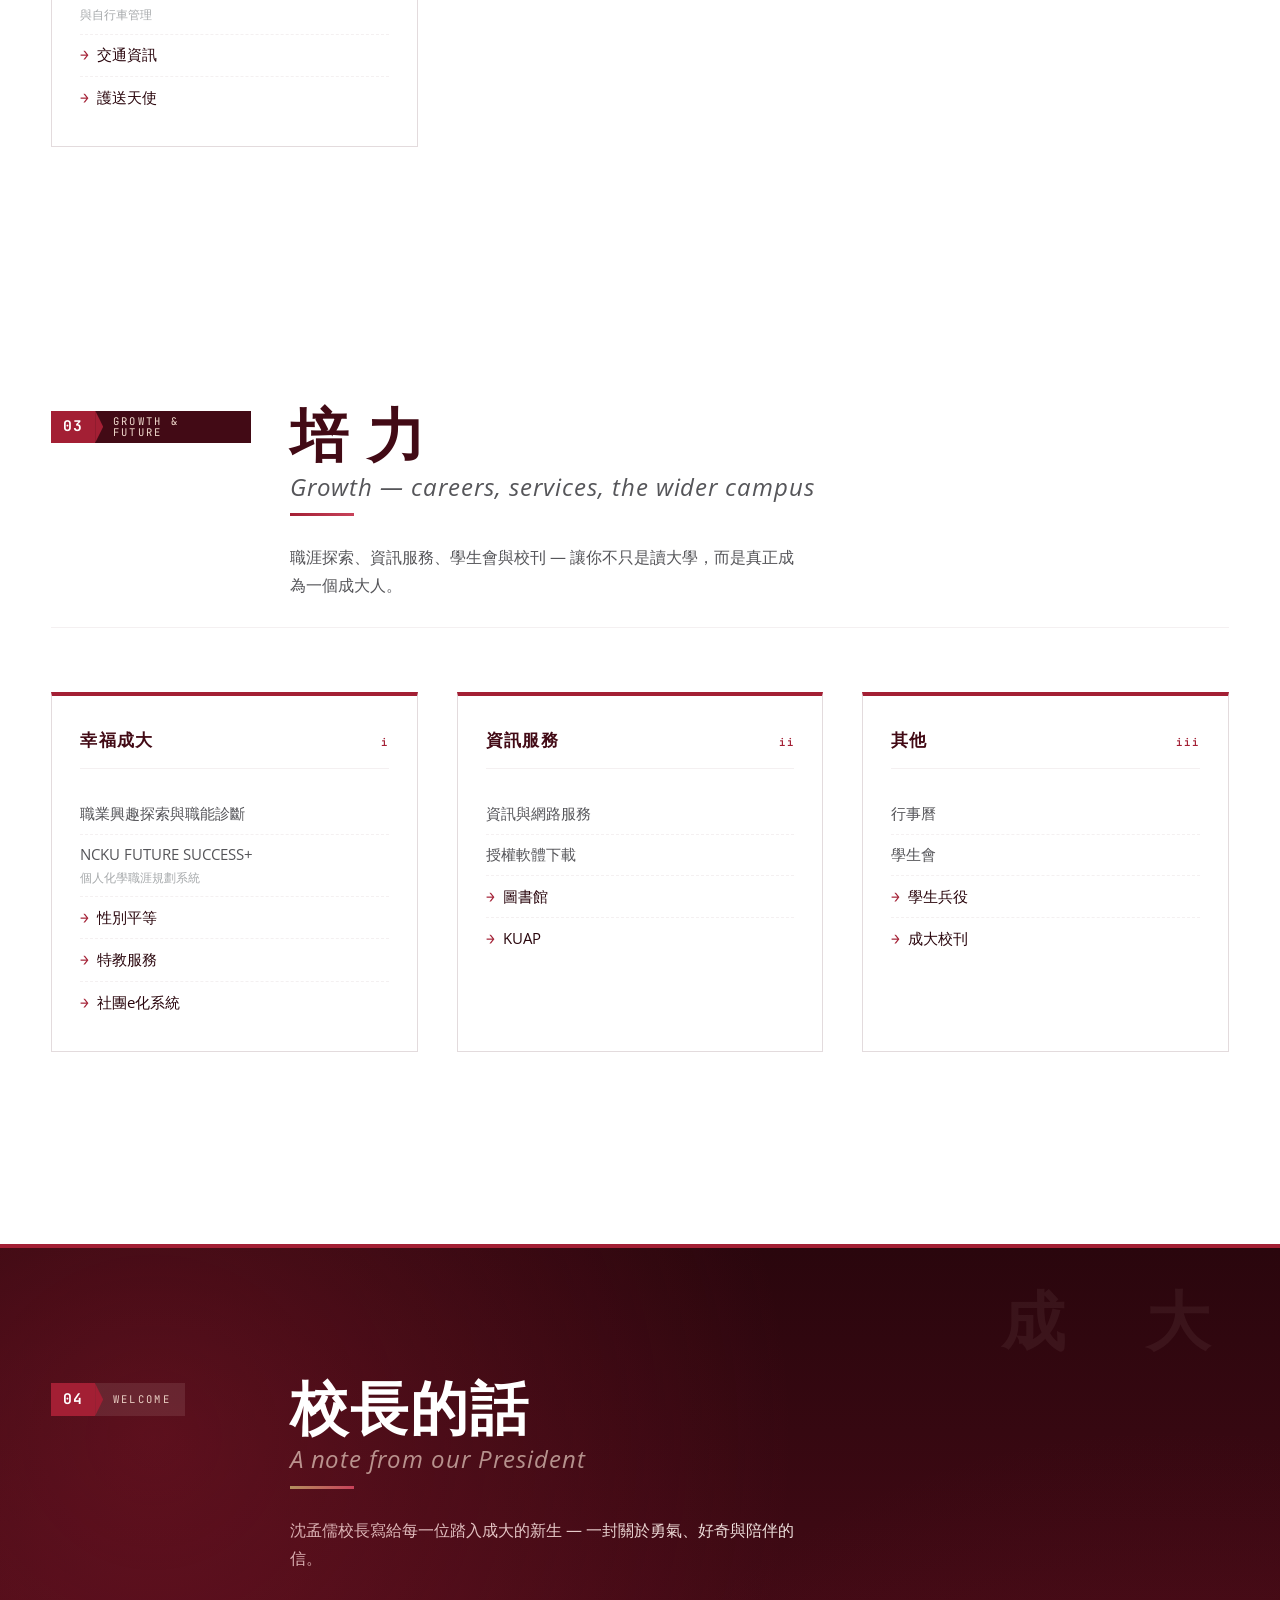
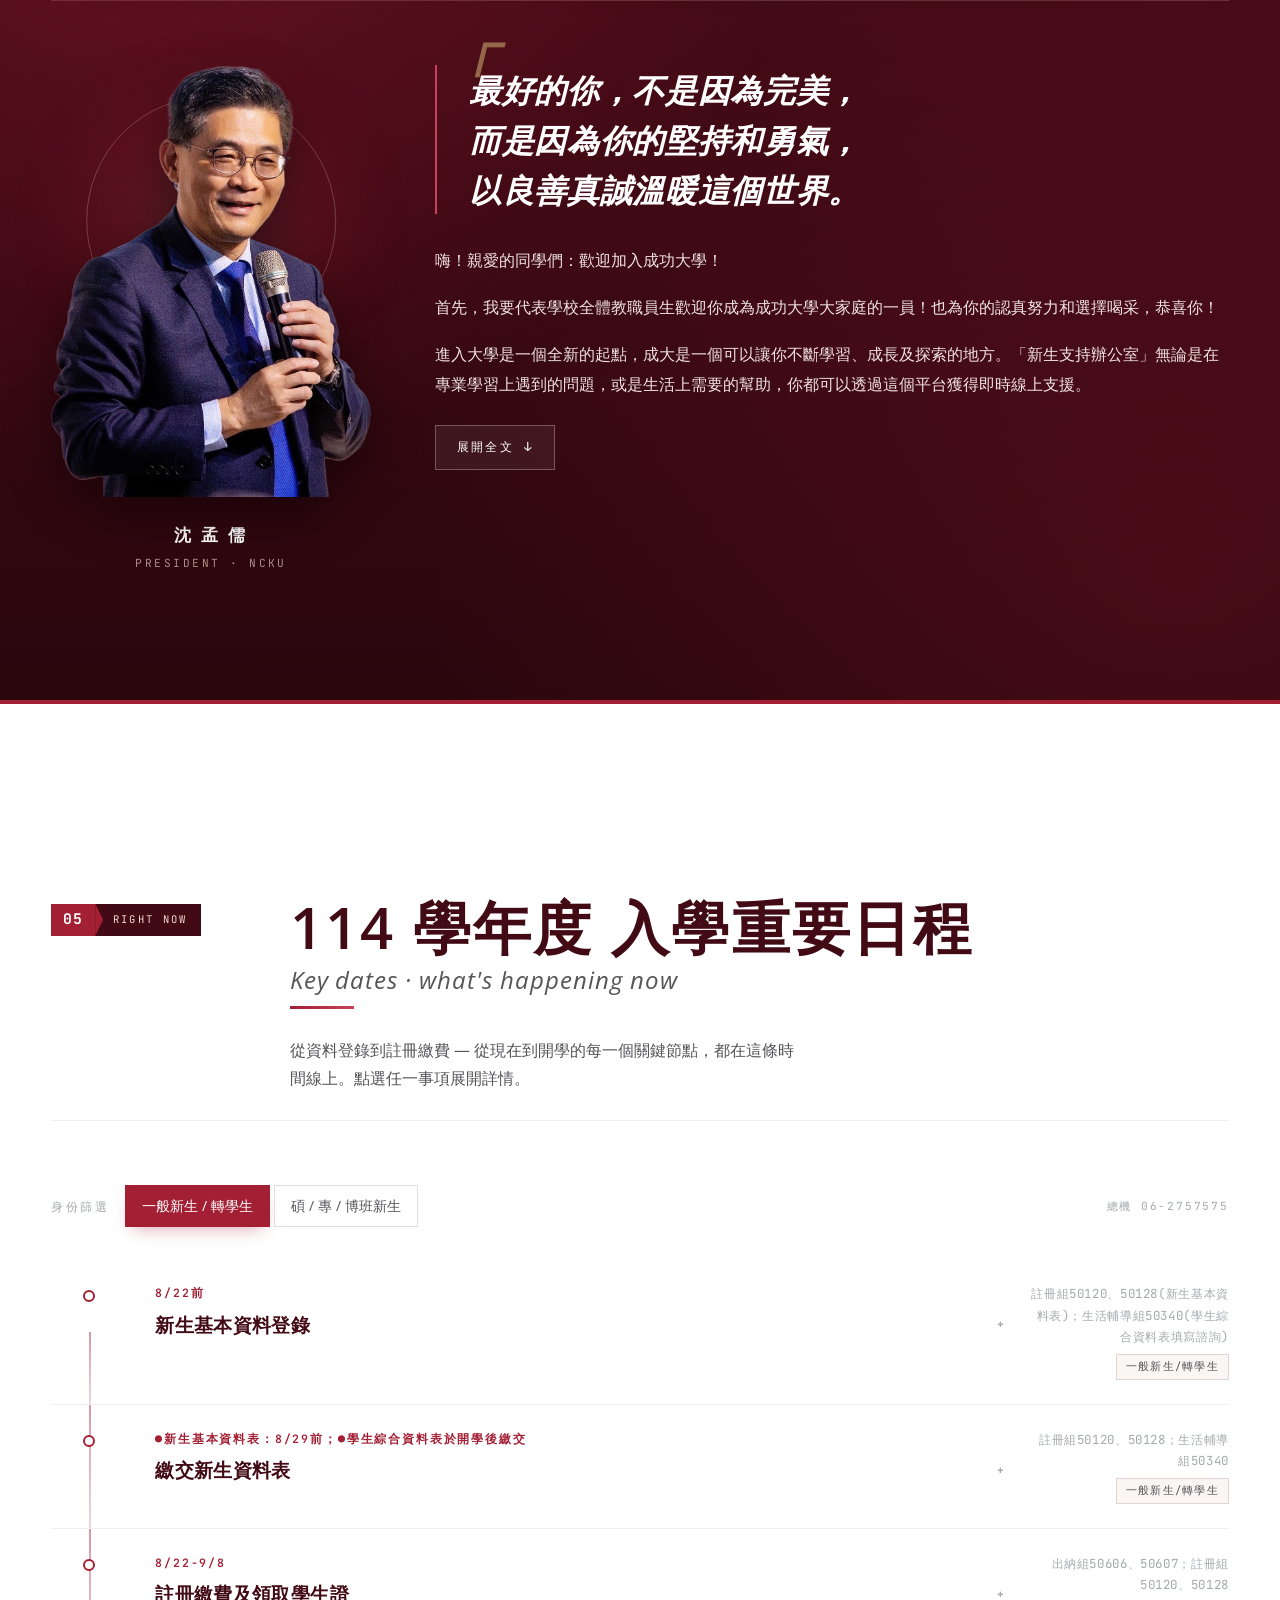
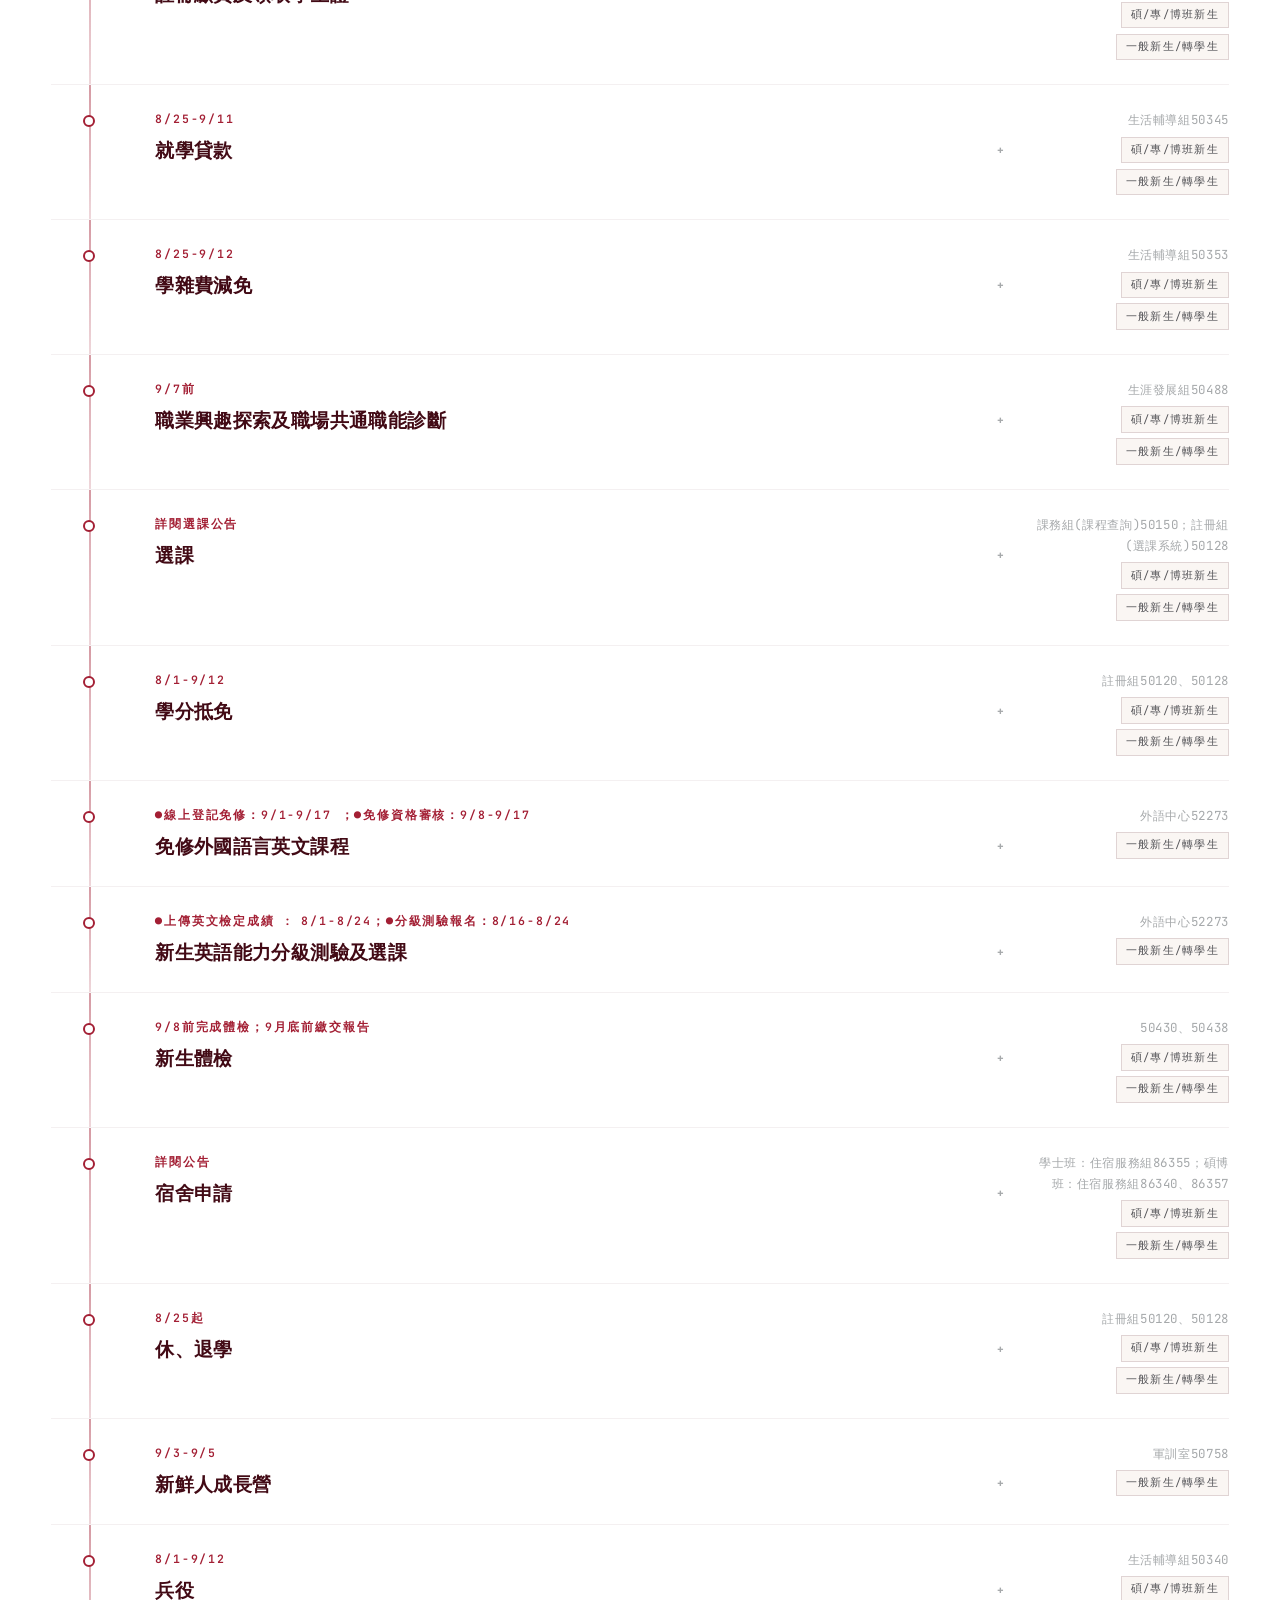
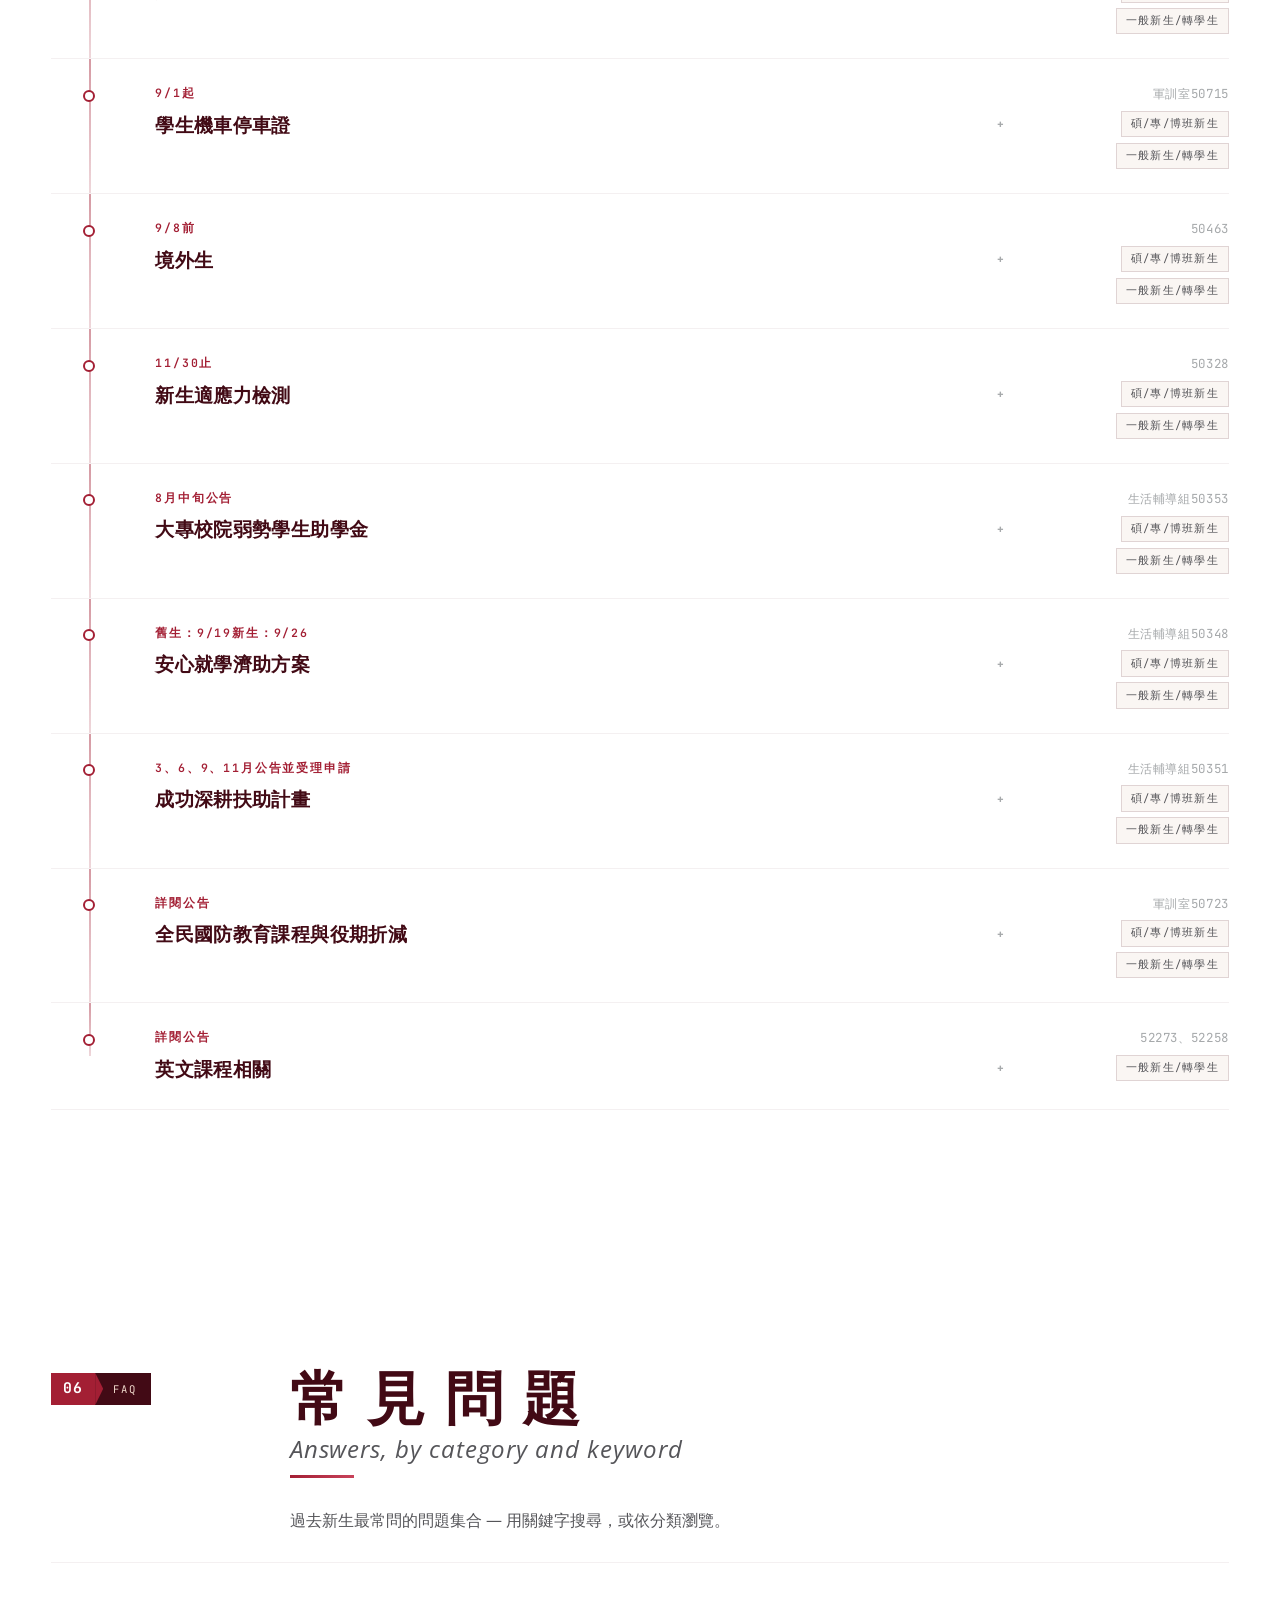
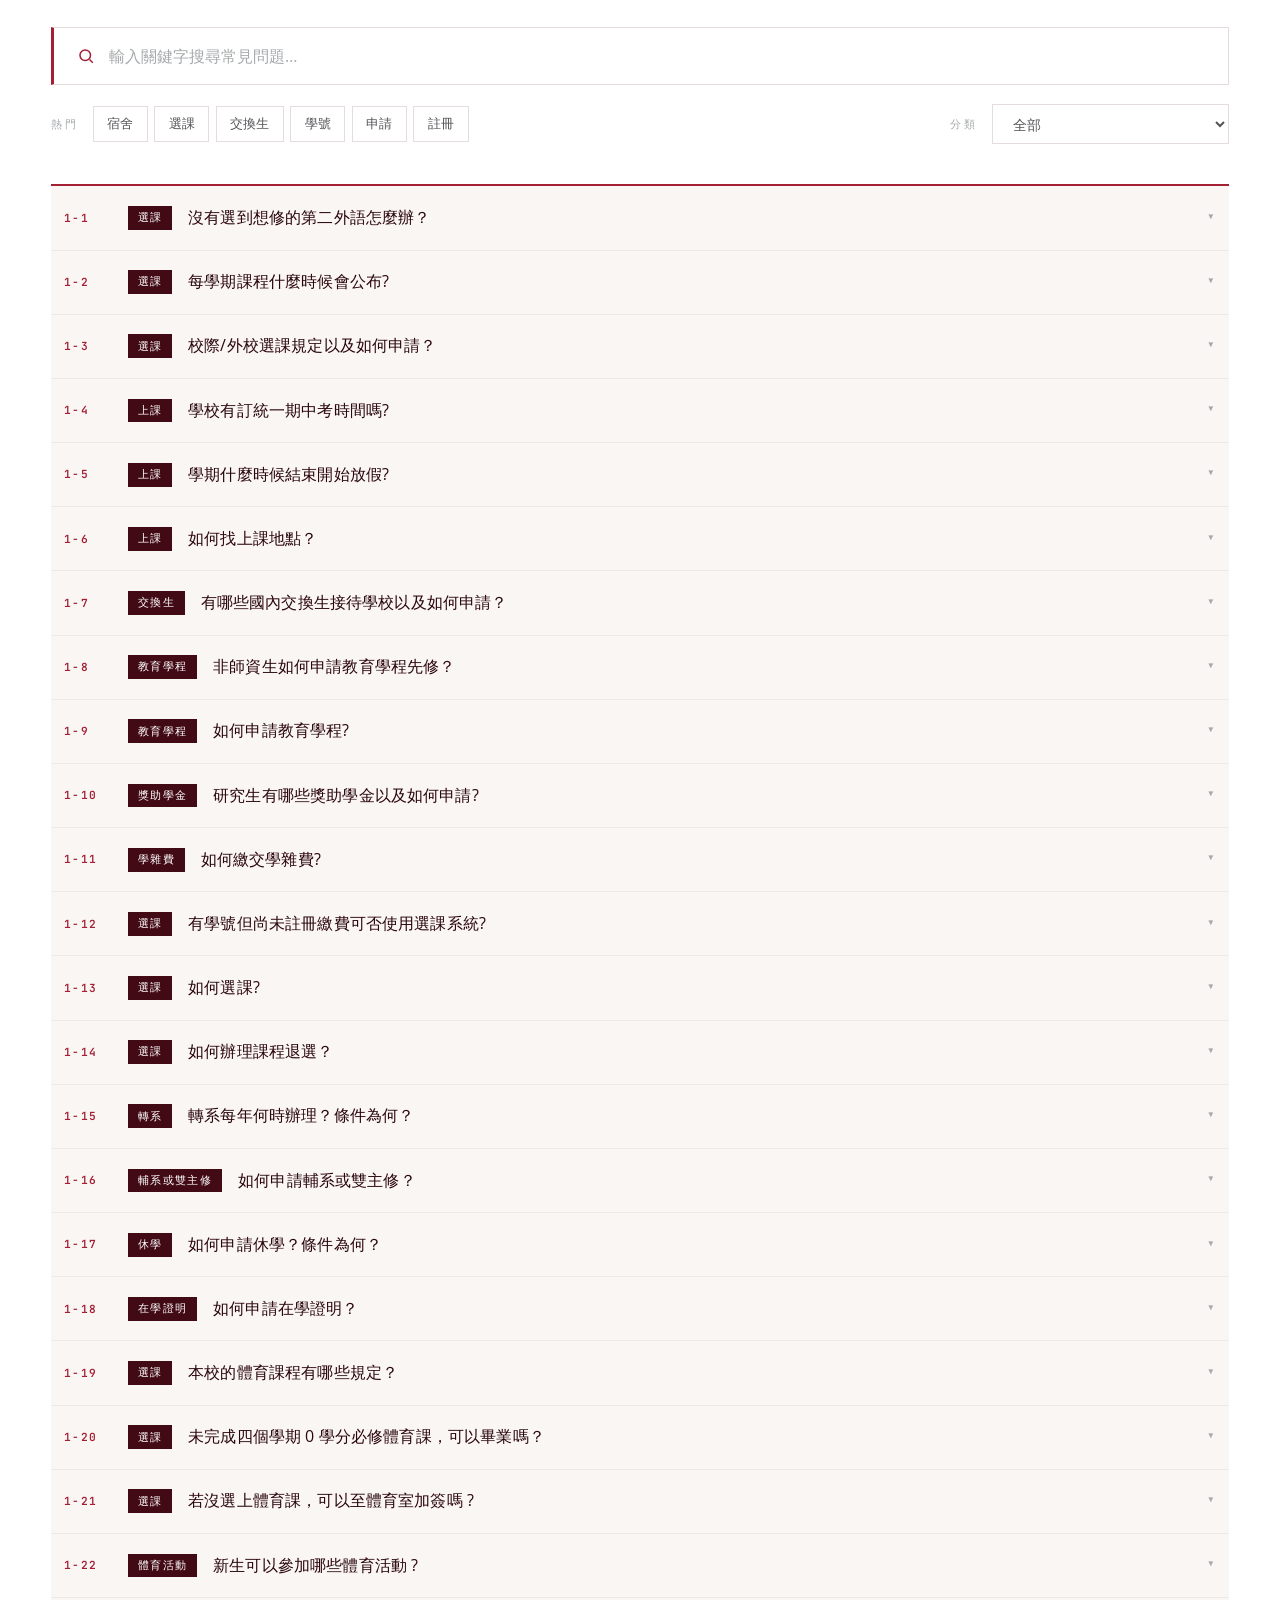
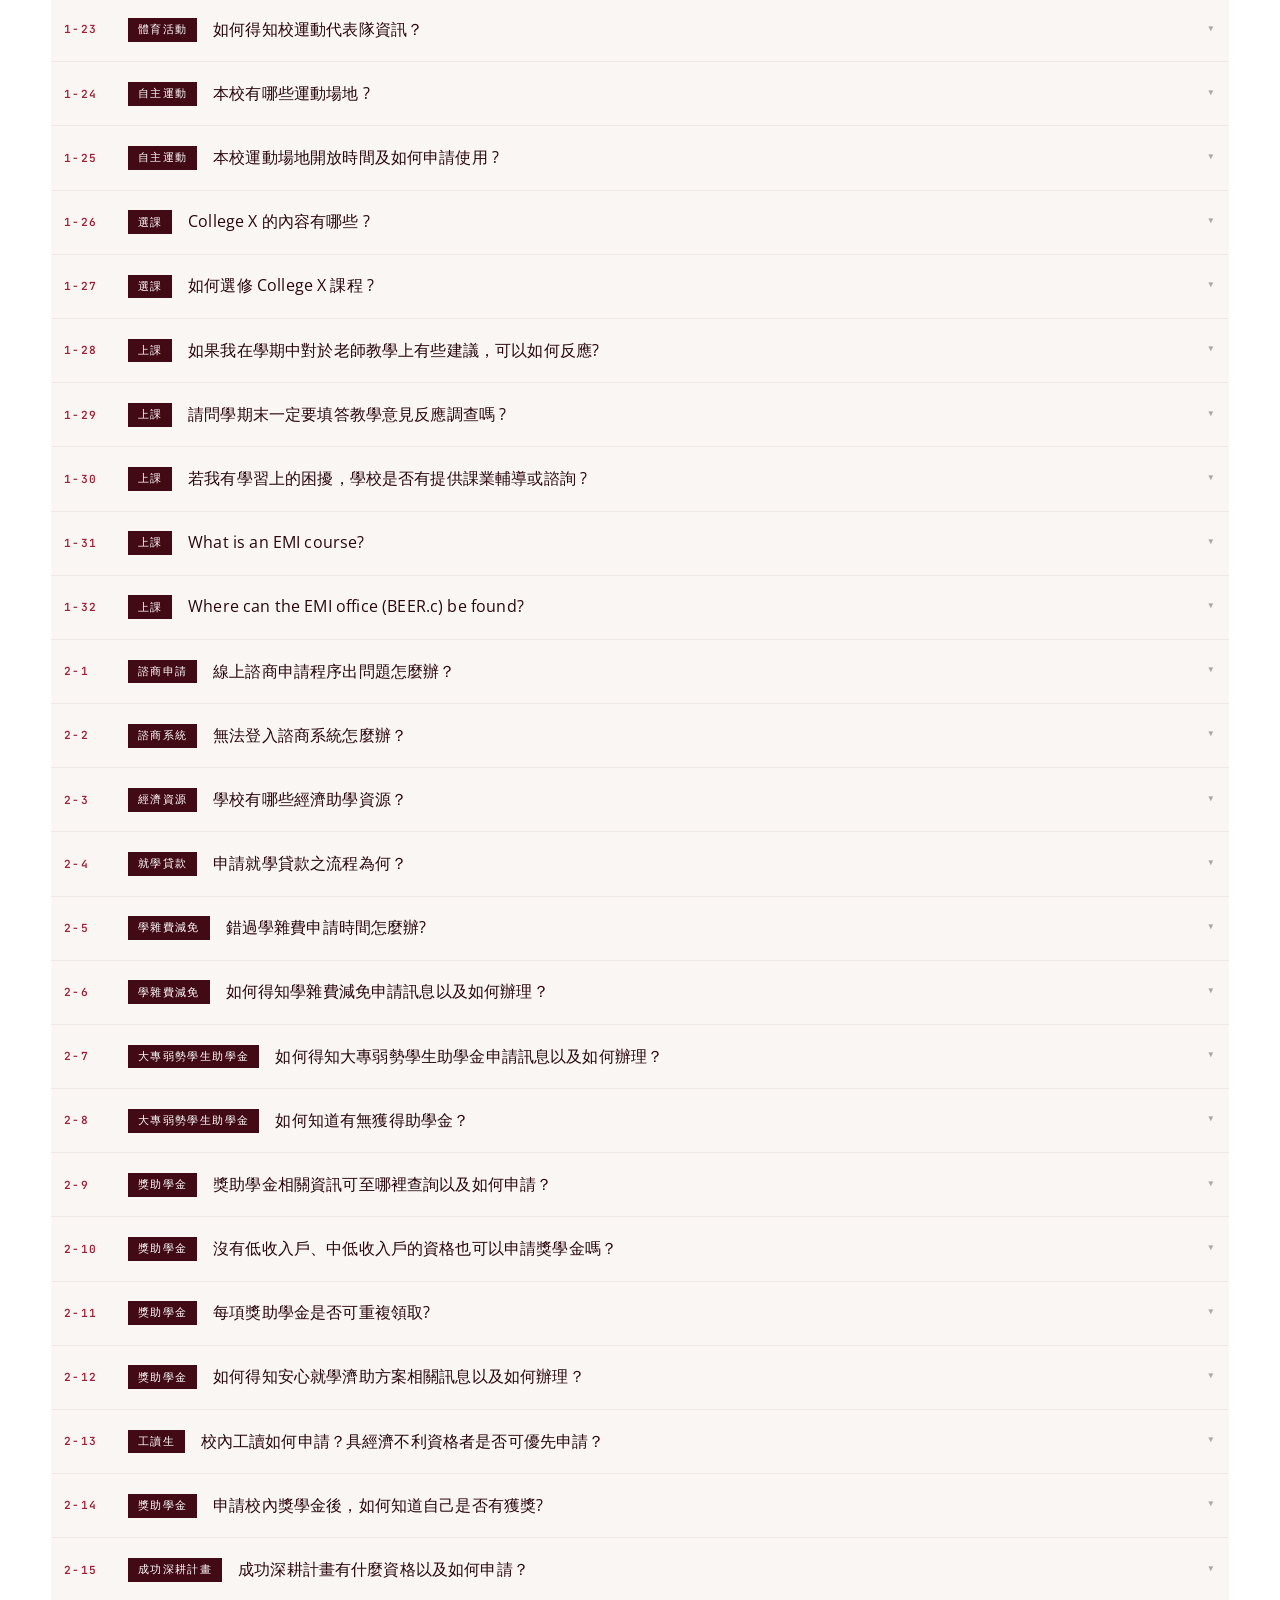
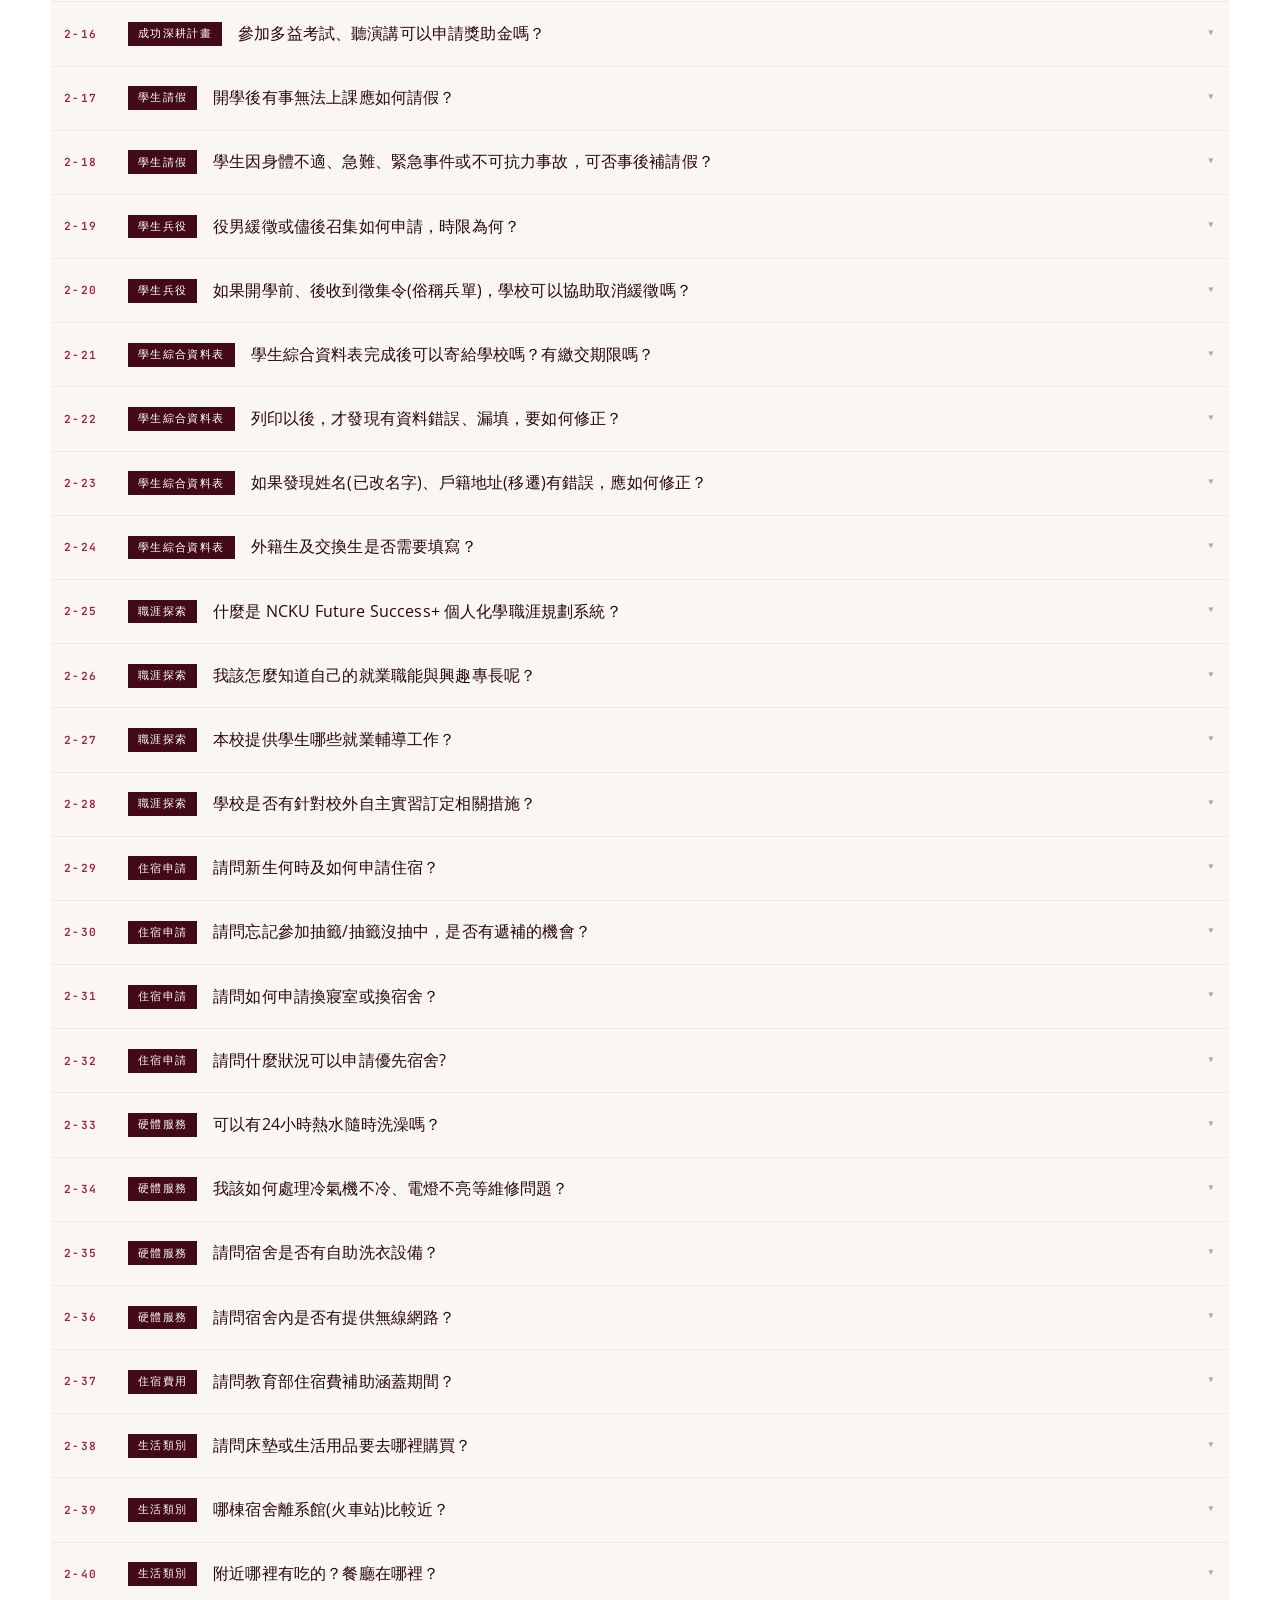
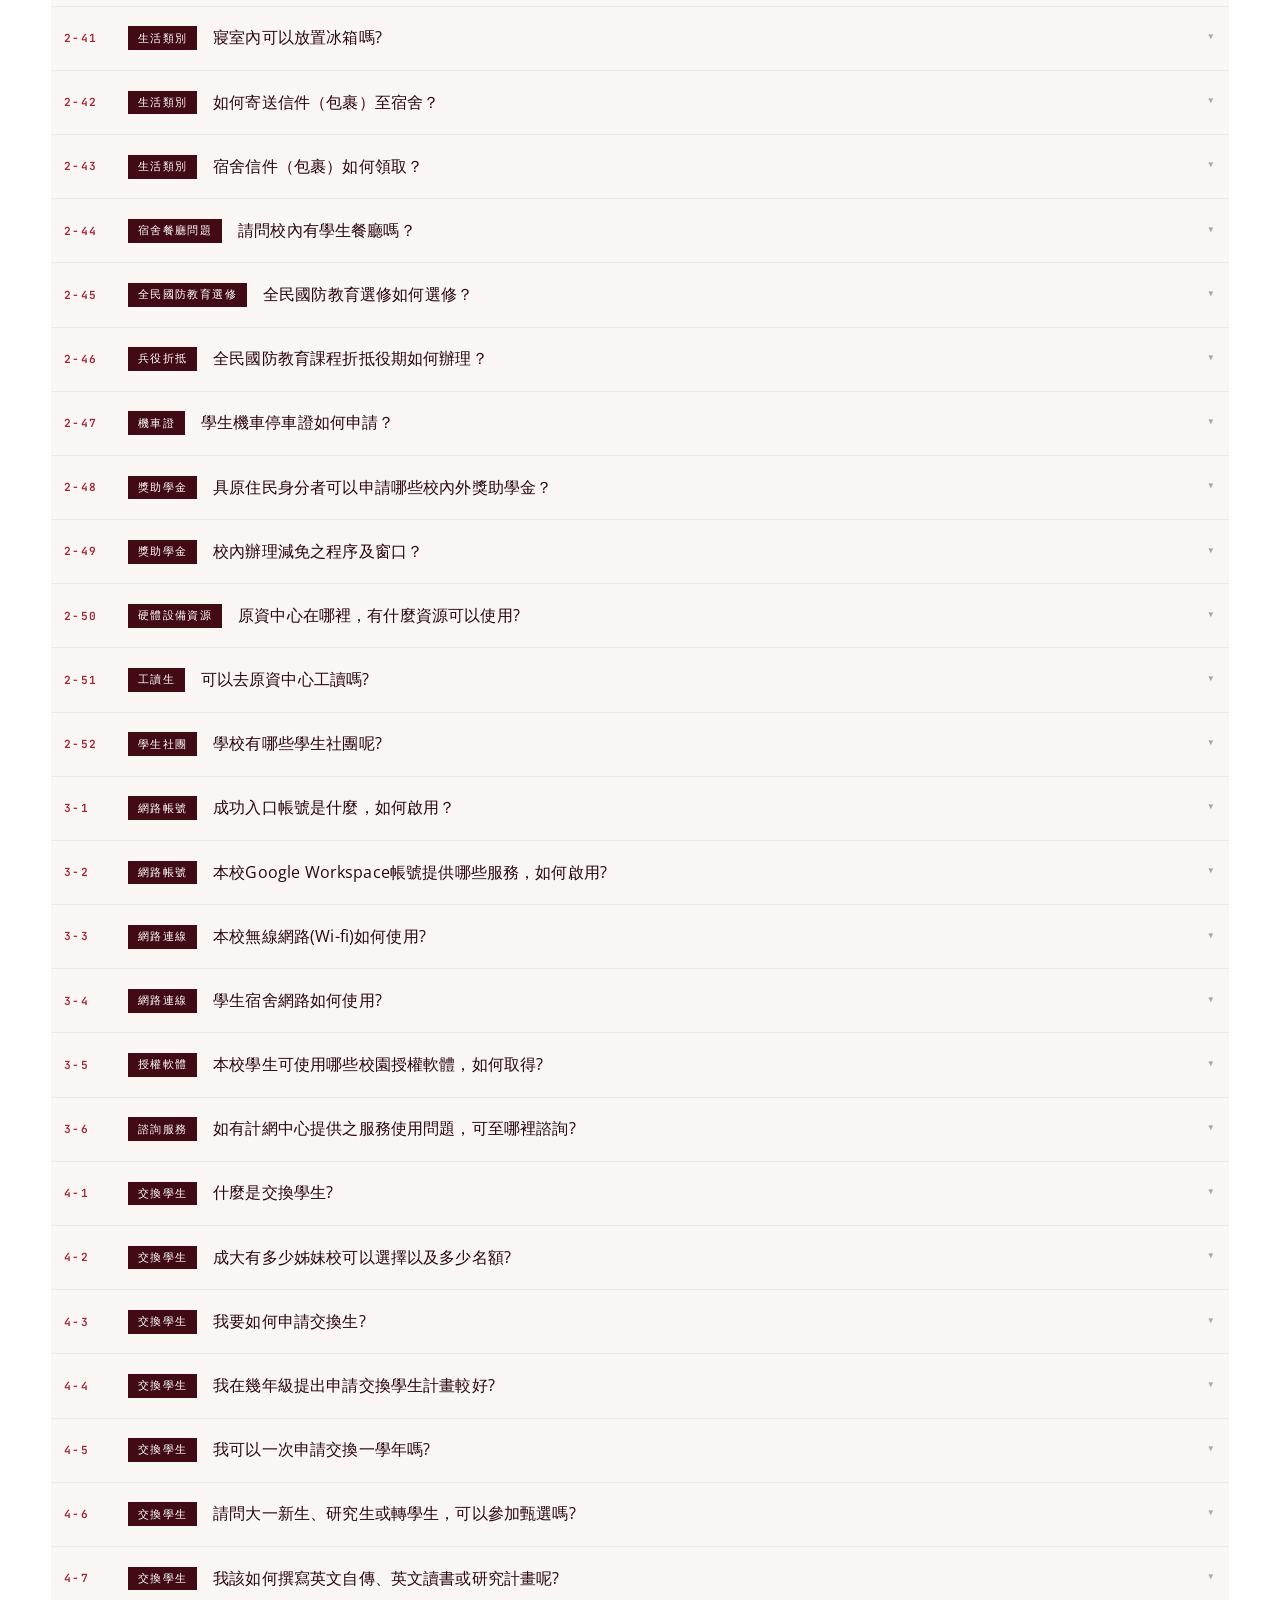
<file: v3_2/site/index.html>
<!doctype html>
<html lang="zh-Hant">
<head>
<meta charset="utf-8">
<meta name="viewport" content="width=device-width,initial-scale=1">
<title>新生支持辦公室 · 獻給每一位成大新生</title>
<meta name="description" content="國立成功大學新生支持辦公室 — 陪你啟程、學業、生活、培力的每一步。">
<link rel="icon" href="assets/img/ncku-logo.svg">
<link rel="preconnect" href="https://fonts.googleapis.com">
<link rel="preconnect" href="https://fonts.gstatic.com" crossorigin>
<!-- Latin face matches v0 (Open Sans + Nunito). Chinese characters intentionally
     fall through to system CJK (PingFang TC / Microsoft JhengHei) — same as v0. -->
<link href="https://fonts.googleapis.com/css2?family=Open+Sans:ital,wght@0,300;0,400;0,500;0,600;0,700;1,400;1,600&family=Nunito:wght@400;600;700&family=JetBrains+Mono:wght@400;500&display=swap" rel="stylesheet">
<link rel="stylesheet" href="styles.css?v=1779983300">
</head>
<body>

<div class="atmosphere" aria-hidden="true"></div>

<!-- ================== UTILITY STRIP (gold rule like live web.ncku.edu.tw) ================== -->
<div class="utility-strip" aria-hidden="true">
  <div class="utility-strip__inner">
    <span class="utility-strip__chip">國立成功大學 NCKU</span>
    <span class="utility-strip__divider"></span>
    <span class="utility-strip__line">新生支持辦公室 · Office of the First-Year Student</span>
    <span class="utility-strip__divider"></span>
    <span class="utility-strip__line">114 學年度 · A New Beginning</span>
  </div>
</div>

<!-- ================== TOPBAR (solid NCKU Red — matches live ncku site) ================== -->
<header class="topbar" id="topbar">
  <a class="brand" href="#scene-00">
    <span class="brand__mark"><img src="assets/img/ncku-logo.svg" alt="NCKU"></span>
    <div class="brand-text">
      <b>新生支持辦公室</b>
      <span>Office of the First-Year Student</span>
    </div>
  </a>
  <nav class="topnav" id="topnav" aria-label="主要導覽"></nav>
  <button class="menu-toggle" id="menuToggle" aria-label="開啟導覽"><span></span></button>
</header>

<!-- ================== SCENE RAIL ================== -->
<aside class="rail" id="sceneRail" aria-label="章節索引"></aside>

<!-- ================== 00 — HERO ================== -->
<section class="hero" id="scene-00">
  <div class="hero__bg" aria-hidden="true"></div>
  <div class="hero__slab" aria-hidden="true"></div>
  <div class="hero__content">
    <div class="hero__kicker reveal">114 學年度 · A New Beginning</div>
    <h1 class="hero__title reveal" data-stagger="1">
      獻給每一位<br>
      <span class="accent">成大新生</span>
    </h1>
    <p class="hero__sub reveal" data-stagger="2">
      Welcome to NCKU. We have prepared every step that lies ahead — so you can focus on the part only you can do: showing up.
    </p>
    <a class="hero__cta reveal" data-stagger="3" href="#scene-01">
      <span>進入旅程</span>
      <svg viewBox="0 0 24 24" fill="none" stroke="currentColor" stroke-width="2"><path d="M5 12h14M13 6l6 6-6 6"/></svg>
    </a>
  </div>
  <div class="hero__meta">
    <div class="hero__meta-block">
      <span>National Cheng Kung University</span>
      <b>國立成功大學 · 新生支持辦公室</b>
    </div>
    <div class="hero__scroll">
      <span class="hero__scroll-line" aria-hidden="true"></span>
      <span>scroll</span>
    </div>
  </div>
</section>

<!-- ================== red-band divider — strong vibe marker ================== -->
<div class="band band--red" aria-hidden="true">
  <div class="band__inner">
    <span class="band__seal">成 · 大</span>
    <span class="band__line">陪你啟程、學業、生活、培力的每一步</span>
    <span class="band__mark">NCKU · OFY</span>
  </div>
</div>

<!-- ================== 01 — 學業 ================== -->
<section class="scene" id="scene-01">
  <header class="scene__head">
    <div class="scene__num reveal"><span>01</span><em>Academic Life</em></div>
    <div>
      <h2 class="scene__title reveal" data-stagger="1">
        學 業
        <em>Academic life — courses, registration, learning resources</em>
      </h2>
      <p class="scene__lede reveal" data-stagger="2">
        從學號查詢、註冊與選課，到大學預修、跨領域學程 — 所有與學習相關的入口一次到齊。
      </p>
    </div>
  </header>
  <div class="threads"></div>
</section>

<!-- ================== 02 — 生活 ================== -->
<section class="scene" id="scene-02">
  <header class="scene__head">
    <div class="scene__num reveal"><span>02</span><em>Campus Life</em></div>
    <div>
      <h2 class="scene__title reveal" data-stagger="1">
        生 活
        <em>Campus life — orientation, housing, support, overseas</em>
      </h2>
      <p class="scene__lede reveal" data-stagger="2">
        新鮮人成長營、獎助學金、宿舍與交通 — 在成大的日子，這些事情我們陪你一起搞定。
      </p>
    </div>
  </header>
  <div class="threads"></div>
</section>

<!-- ================== 03 — 培力 ================== -->
<section class="scene" id="scene-03">
  <header class="scene__head">
    <div class="scene__num reveal"><span>03</span><em>Growth &amp; Future</em></div>
    <div>
      <h2 class="scene__title reveal" data-stagger="1">
        培 力
        <em>Growth — careers, services, the wider campus</em>
      </h2>
      <p class="scene__lede reveal" data-stagger="2">
        職涯探索、資訊服務、學生會與校刊 — 讓你不只是讀大學，而是真正成為一個成大人。
      </p>
    </div>
  </header>
  <div class="threads"></div>
</section>

<!-- ================== 04 — PRESIDENT (deep maroon panel) ================== -->
<section class="scene scene--maroon" id="scene-04">
  <div class="scene--maroon__veil" aria-hidden="true"></div>
  <header class="scene__head">
    <div class="scene__num reveal"><span>04</span><em>Welcome</em></div>
    <div>
      <h2 class="scene__title reveal" data-stagger="1">
        校長的話
        <em>A note from our President</em>
      </h2>
      <p class="scene__lede reveal" data-stagger="2">
        沈孟儒校長寫給每一位踏入成大的新生 — 一封關於勇氣、好奇與陪伴的信。
      </p>
    </div>
  </header>

  <div class="president">
    <div class="president__col reveal">
      <div class="president__portrait">
        <img src="assets/img/president.png" alt="沈孟儒 校長">
      </div>
      <div class="president__caption">
        <b>沈 孟 儒</b>
        President · NCKU
      </div>
    </div>

    <div class="president__col">
      <blockquote class="president__quote reveal" data-stagger="1">
        最好的你，不是因為完美，<br>
        而是因為你的堅持和勇氣，<br>
        以良善真誠溫暖這個世界。
      </blockquote>

      <div class="president__excerpt reveal" data-stagger="2">
        <p>嗨！親愛的同學們：歡迎加入成功大學！</p>
        <p>首先，我要代表學校全體教職員生歡迎你成為成功大學大家庭的一員！也為你的認真努力和選擇喝采，恭喜你！</p>
        <p>進入大學是一個全新的起點，成大是一個可以讓你不斷學習、成長及探索的地方。「新生支持辦公室」無論是在專業學習上遇到的問題，或是生活上需要的幫助，你都可以透過這個平台獲得即時線上支援。</p>
      </div>

      <div class="president__full" id="presidentFull">
        <p>我們正處於一場關鍵性的科技革新浪潮中，如何善用人工智慧（AI）與各項新工具來支援你的大學生活與學習，並進一步豐富學習體驗、探索它所帶來的無限可能，使你成為具備批判性思維與創新能力的參與者，以迎接未來的挑戰，將是我們共同努力的目標。更重要的是：當你積極探索這些新技術的同時，我也希望你能學會對生命的尊重、對人的關懷和對美感的覺察與體現！</p>
        <p>來到成大你將會發現我們的校園擁有府城新舊融合的氣質：紅磚瓦簷的建築、綠意盎然的榕園、滌故更新的未來館、匠心再造的博物館，跨域創新的旺宏館，智慧友善與多元共融的東寧宿舍，以及在樹影搖曳，花香常漫的工學大道兩旁比鄰而立的新舊系館，還有隨四季變化、色彩繽紛的各式花草植栽…都將寫入你精彩可期的大學生活點滴。</p>
        <p>但校長也想叮嚀：南臺灣陽光燦爛的午後，偶有突如其來的驟雨，也許會把忘了帶傘的你淋得狼狽不堪、措手不及！親愛的孩子，請記住：當你遇到挫折、感到沮喪、疑惑徬徨的時候，請記得會有我們陪你一起面對挑戰，找尋那道只在滂沱大雨後才會出現的虹霓！</p>
        <p>期待你在這裡為自己創造一段充實難忘的美好回憶，為人生留下精彩的軌跡！加油！</p>
      </div>

      <button class="president__expand reveal" id="presidentExpand" data-stagger="3">
        <span class="label">展開全文</span>
        <span class="arrow">↓</span>
      </button>
    </div>
  </div>
</section>

<!-- ================== 05 — SCHEDULE ================== -->
<section class="scene" id="scene-05">
  <header class="scene__head">
    <div class="scene__num reveal"><span>05</span><em>Right Now</em></div>
    <div>
      <h2 class="scene__title reveal" data-stagger="1">
        114 學年度 入學重要日程
        <em>Key dates · what's happening now</em>
      </h2>
      <p class="scene__lede reveal" data-stagger="2">
        從資料登錄到註冊繳費 — 從現在到開學的每一個關鍵節點，都在這條時間線上。點選任一事項展開詳情。
      </p>
    </div>
  </header>

  <div class="schedule__filter reveal">
    <span class="schedule__filter-label">身份篩選</span>
    <div id="scheduleFilter">
      <button class="is-active" data-who="一般新生/轉學生">一般新生 / 轉學生</button>
      <button data-who="碩/專/博班新生">碩 / 專 / 博班新生</button>
    </div>
    <span class="schedule__hint">總機 06-2757575</span>
  </div>

  <div class="schedule" id="scheduleBody"></div>
</section>

<!-- ================== 06 — FAQ ================== -->
<section class="scene" id="scene-06">
  <header class="scene__head">
    <div class="scene__num reveal"><span>06</span><em>FAQ</em></div>
    <div>
      <h2 class="scene__title reveal" data-stagger="1">
        常 見 問 題
        <em>Answers, by category and keyword</em>
      </h2>
      <p class="scene__lede reveal" data-stagger="2">
        過去新生最常問的問題集合 — 用關鍵字搜尋，或依分類瀏覽。
      </p>
    </div>
  </header>

  <div class="faq__controls reveal">
    <label class="faq__search">
      <svg viewBox="0 0 24 24" fill="none" stroke="currentColor" stroke-width="2"><circle cx="11" cy="11" r="7"/><path d="M21 21l-4.3-4.3"/></svg>
      <input id="faqSearch" type="search" placeholder="輸入關鍵字搜尋常見問題…" autocomplete="off">
    </label>
    <div class="faq__rows">
      <span class="faq__lab">熱門</span>
      <div class="faq__hot" id="faqHot"></div>
      <span class="faq__lab" style="margin-left:auto;">分類</span>
      <select class="faq__cat" id="faqCategory">
        <option value="">全部</option>
      </select>
    </div>
  </div>

  <div class="faq__list" id="faqList"></div>
</section>

<!-- ================== FOOTER (deep maroon panel — closes the journey with NCKU red) ================== -->
<footer class="footer">
  <div class="footer__rule" aria-hidden="true"></div>
  <div class="footer__inner">
    <div class="footer__col-1">
      <div class="footer__brand">
        <img src="assets/img/ncku-logo.svg" alt="">
        新生支持辦公室
        <span>Office of the First-Year Student</span>
      </div>
      <div class="footer__addr">
        701 臺南市東區大學路 1 號 · 國立成功大學<br>
        電話 06-2757575 #88888
      </div>
      <ul class="footer__links">
        <li><a href="https://www.ncku.edu.tw/" target="_blank" rel="noopener">成大首頁</a></li>
        <li><a href="#">網站導覽</a></li>
        <li><a href="#">緊急聯絡</a></li>
        <li><a href="#">NCKU LINE Bot</a></li>
      </ul>
    </div>
    <div class="footer__copy">
      © 2025 NCKU<br>
      Built for the class of 114
    </div>
  </div>
</footer>

<!-- ================== FAB ================== -->
<div class="fab" id="fab">
  <button class="fab__toggle" aria-label="快速入口">
    <svg viewBox="0 0 24 24" fill="none" stroke="currentColor" stroke-width="2.2" stroke-linecap="round">
      <path d="M12 5v14M5 12h14"/>
    </svg>
  </button>
  <div class="fab__panel">
    <a href="#scene-05">重要日程</a>
    <a href="#scene-01">學業</a>
    <a href="#scene-02">生活</a>
    <a href="#scene-06">常見問題</a>
    <a href="#scene-04">校長的話</a>
  </div>
</div>

<script src="script.js?v=1779983300"></script>
</body>
</html>
</file>
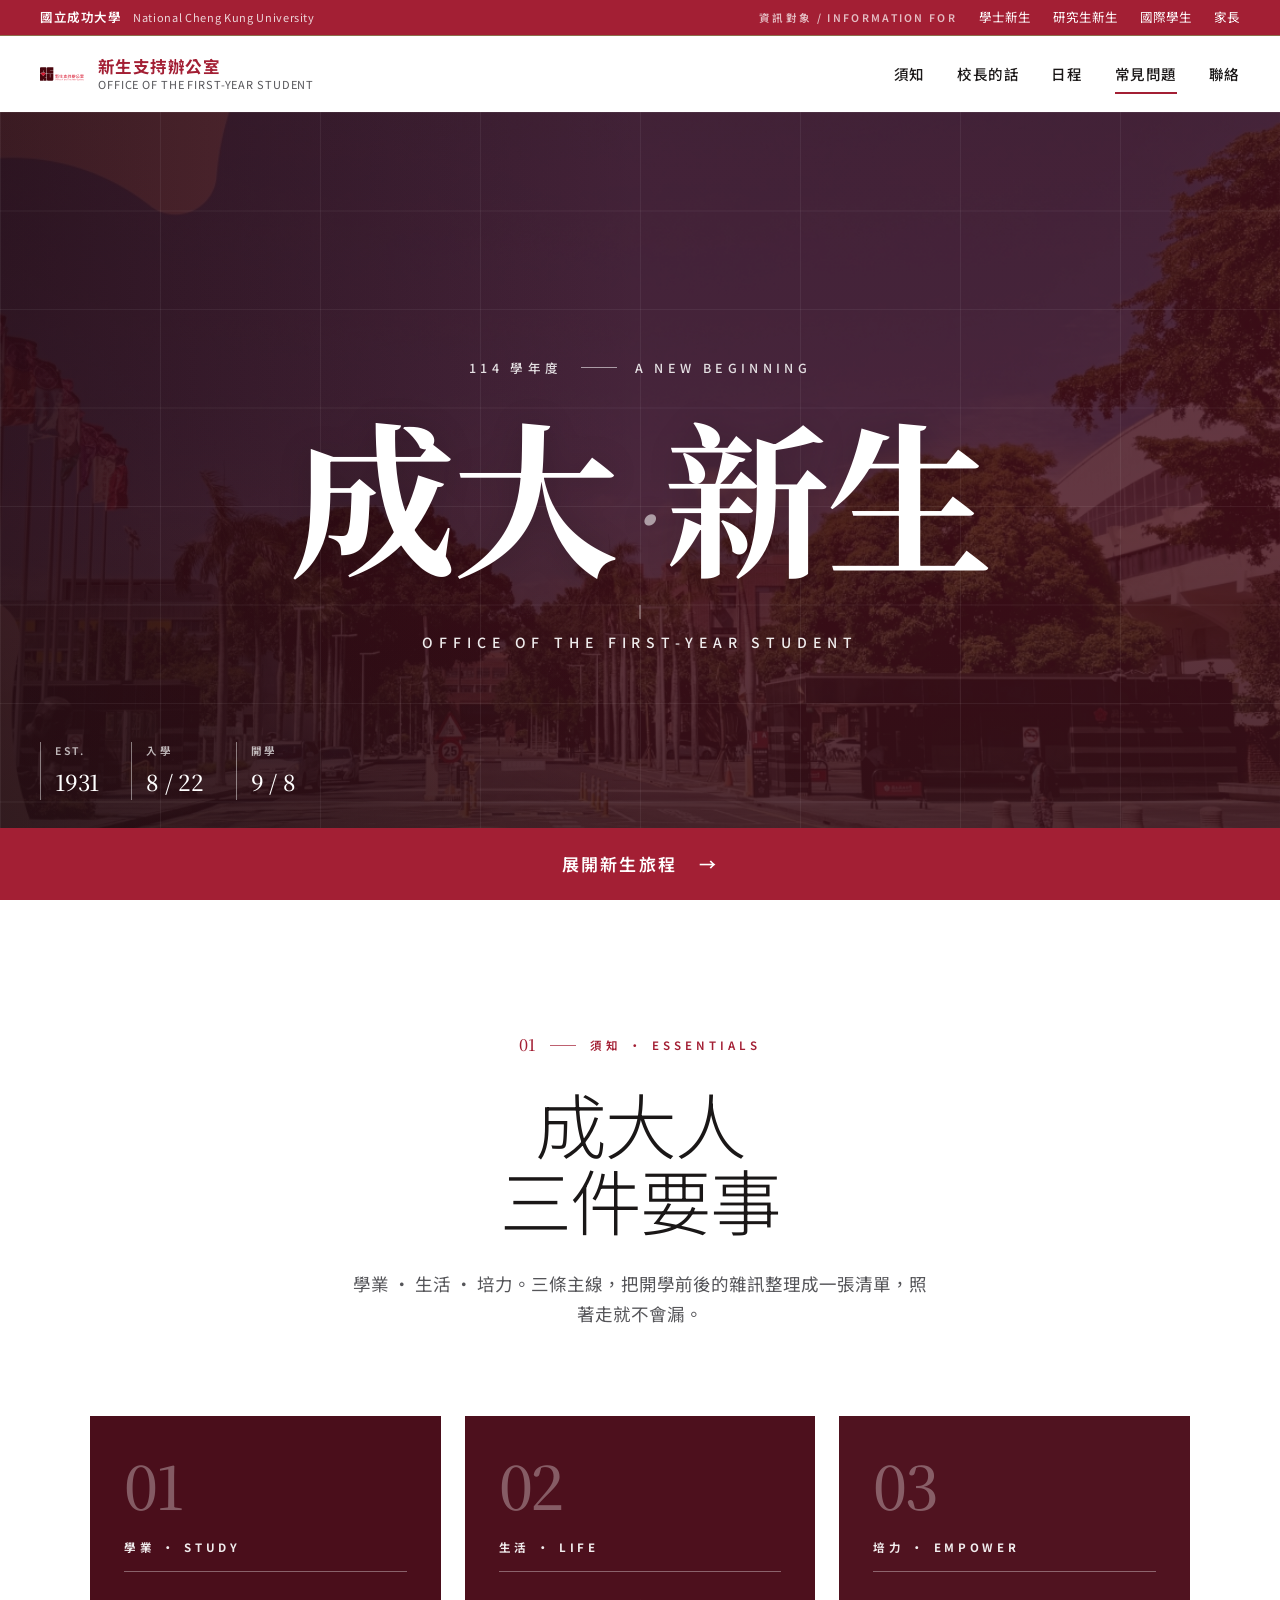
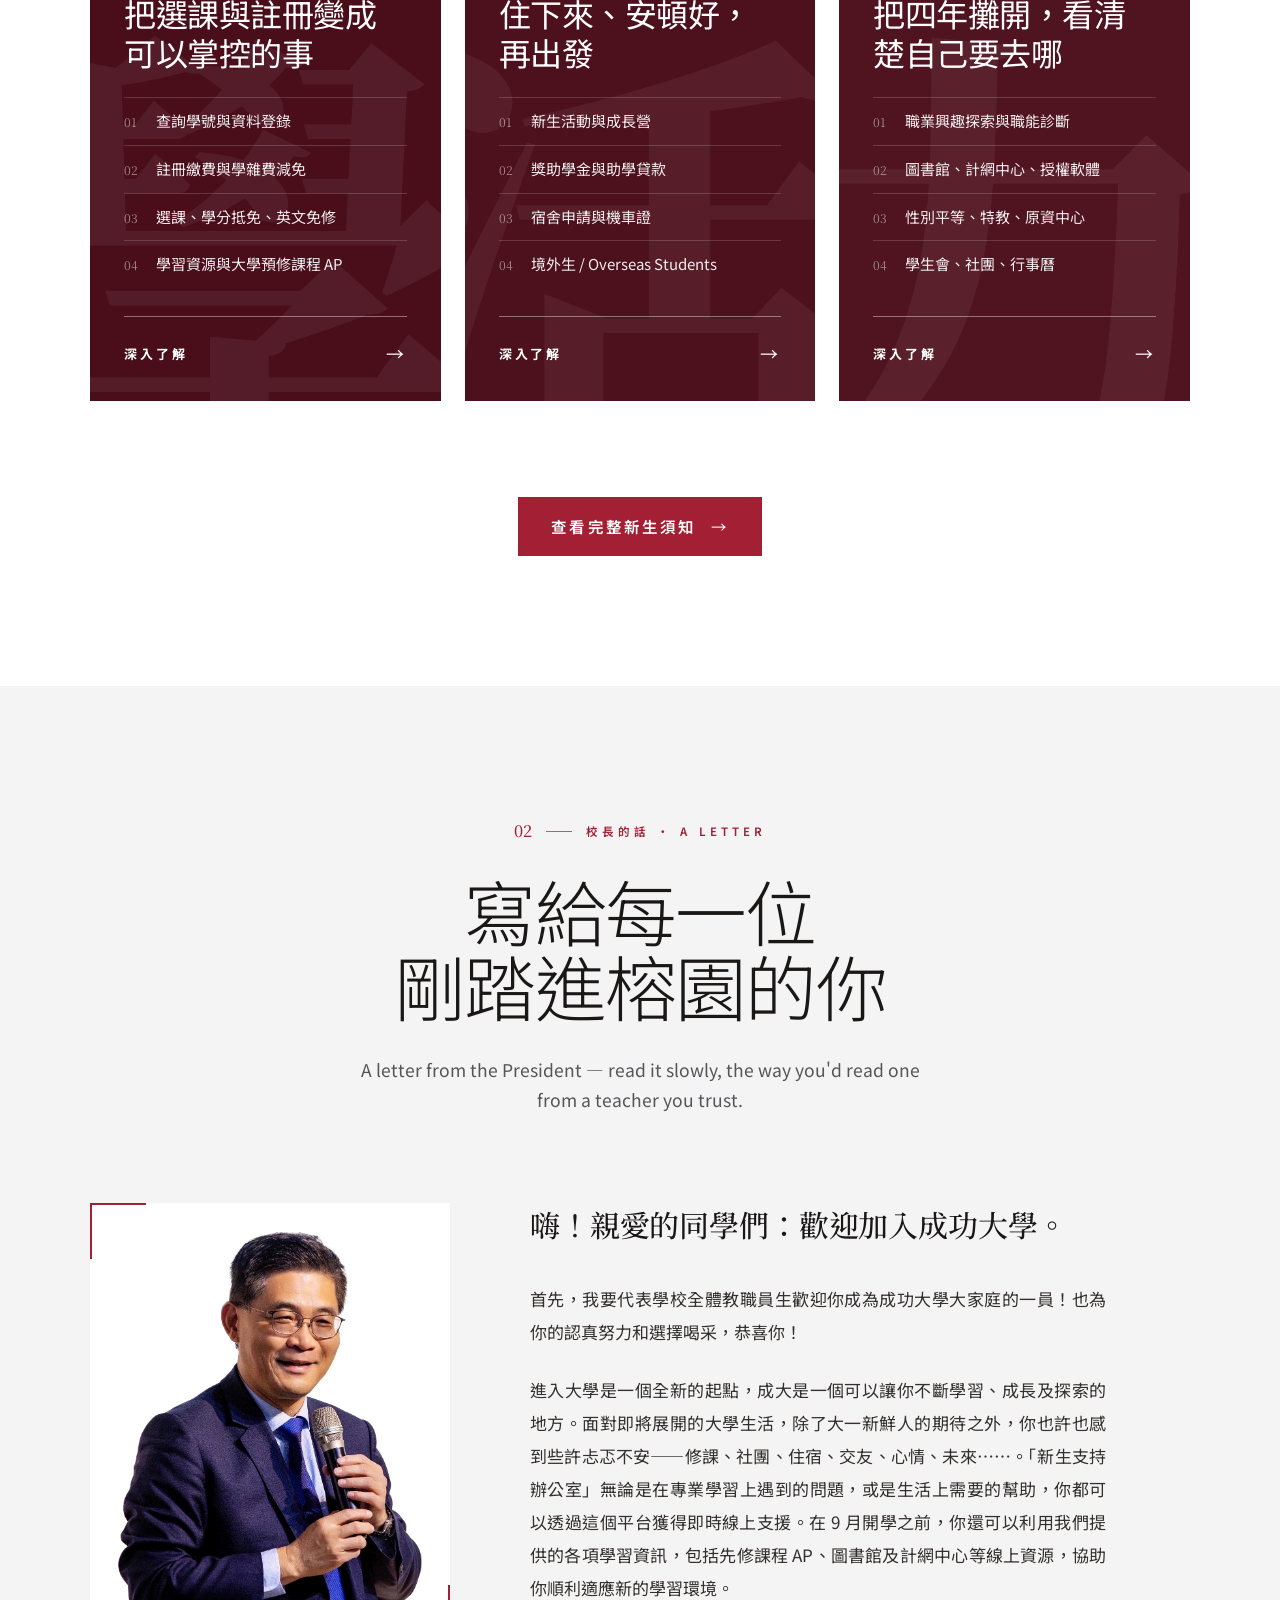
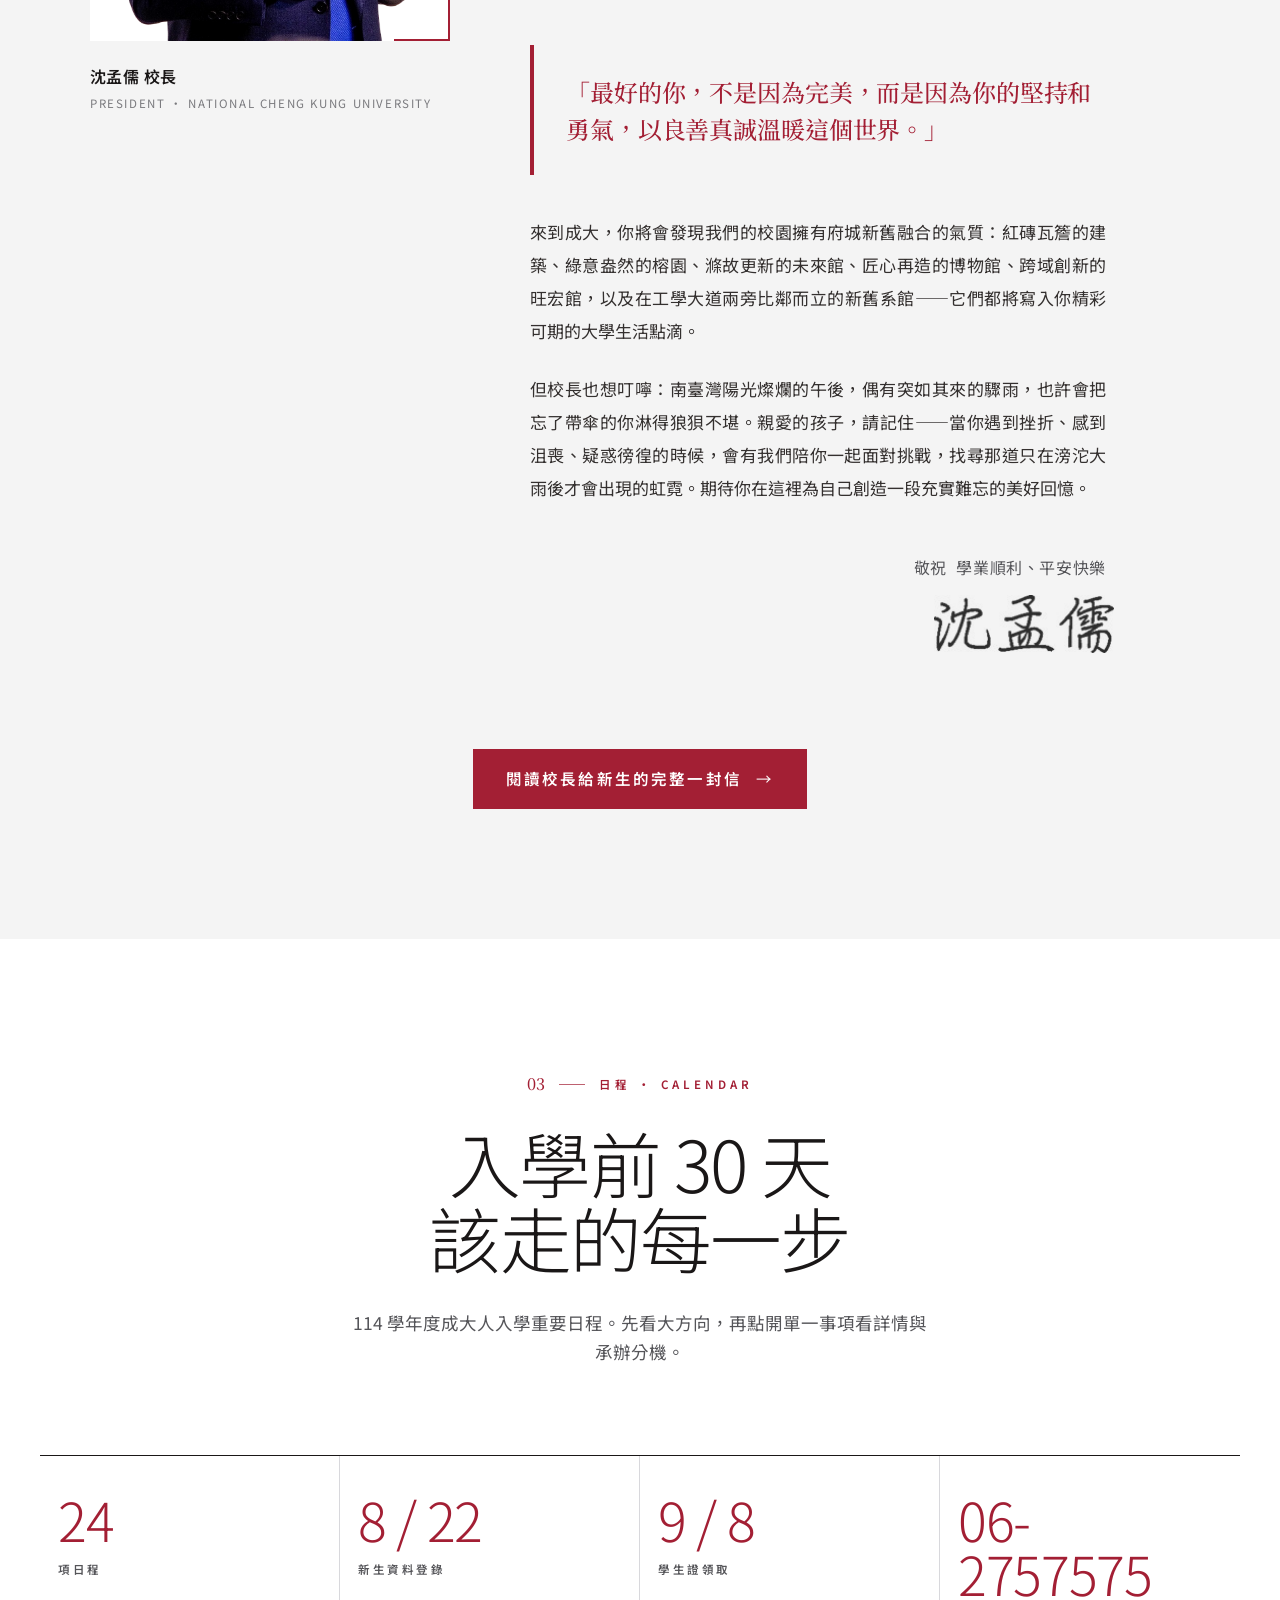
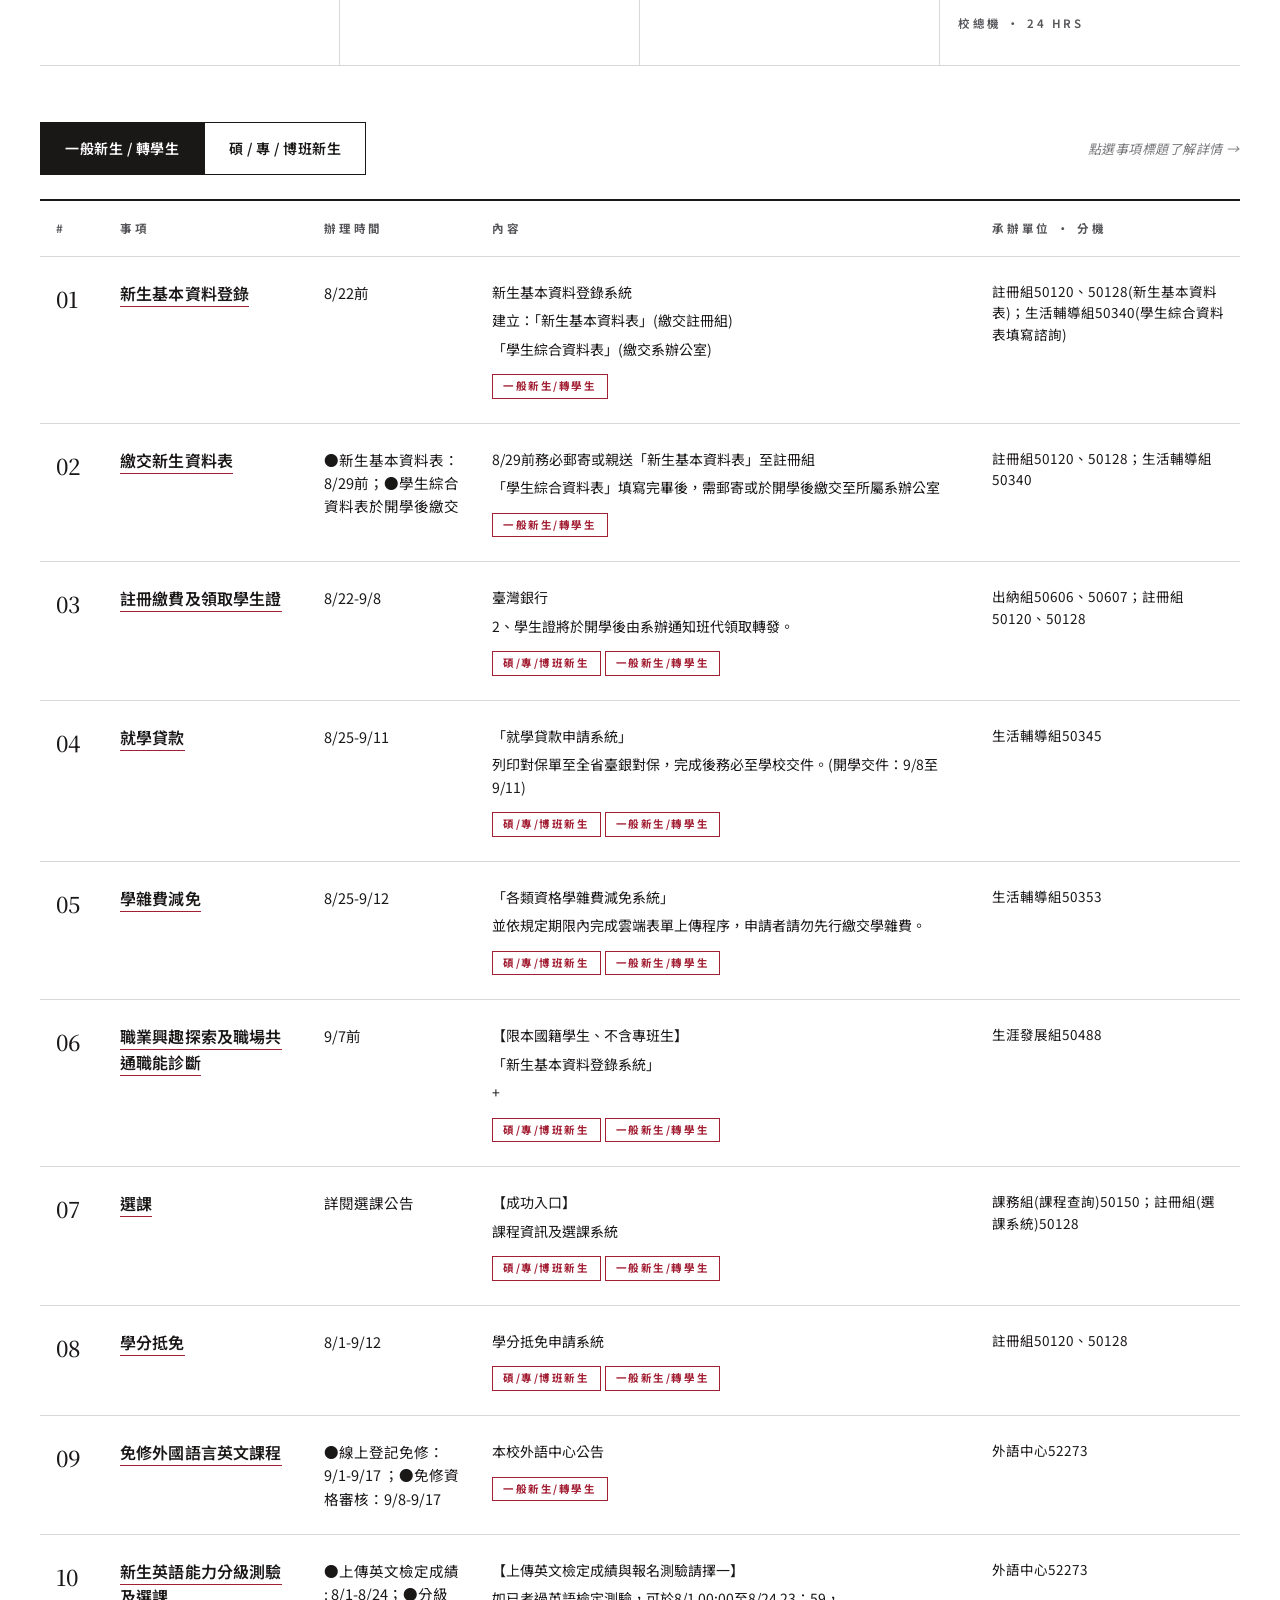
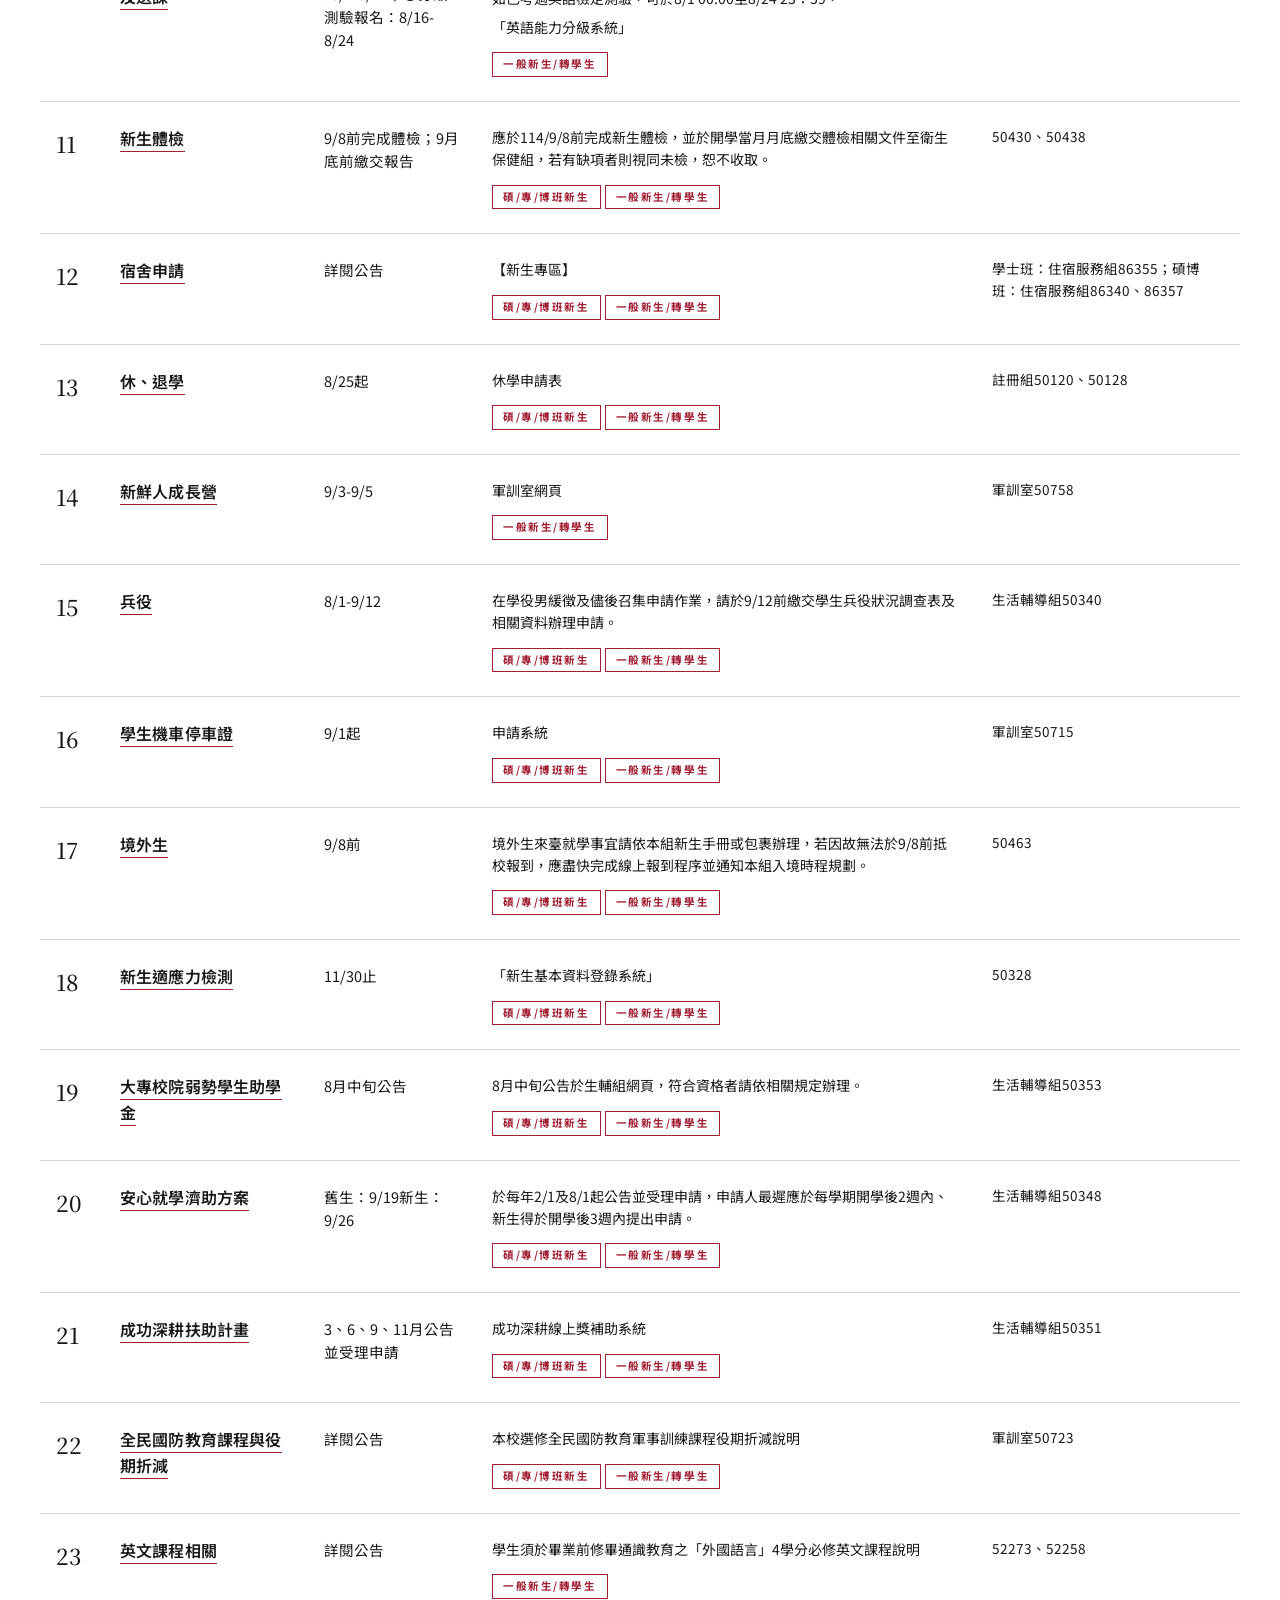
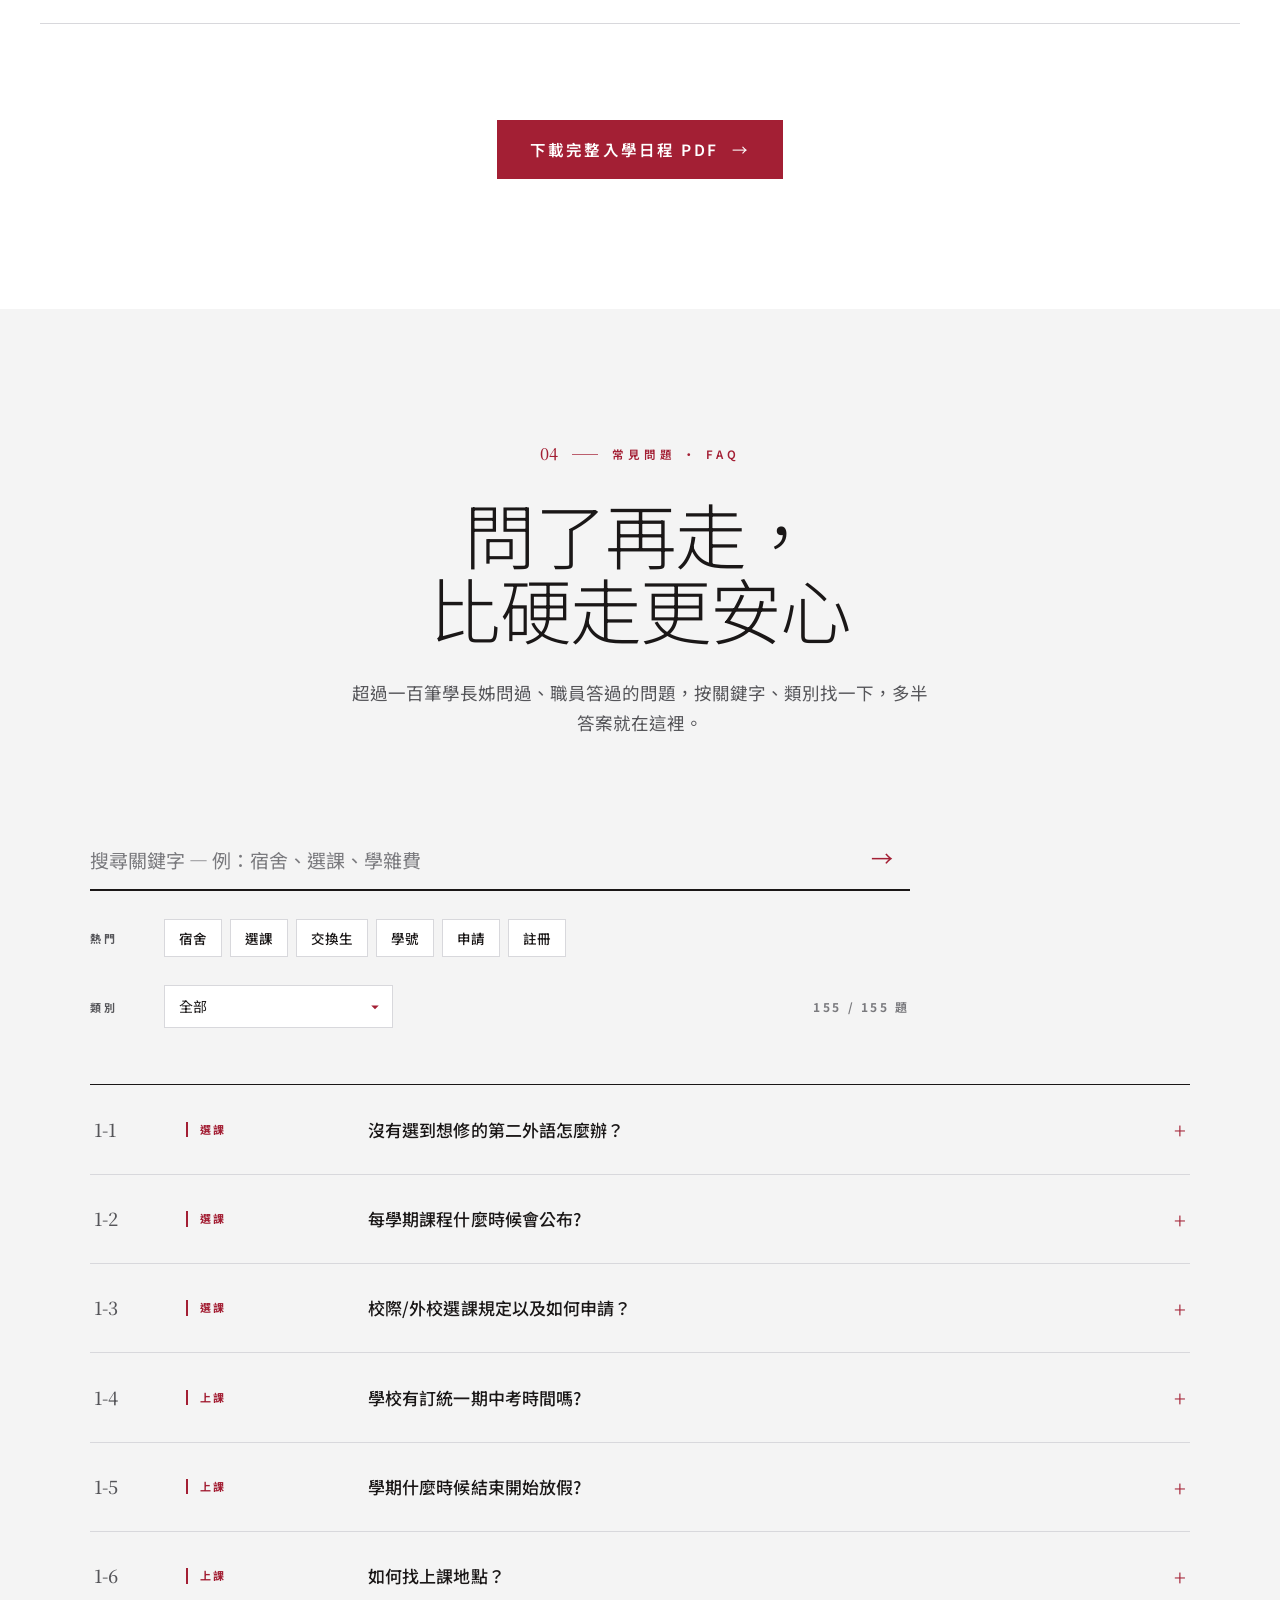
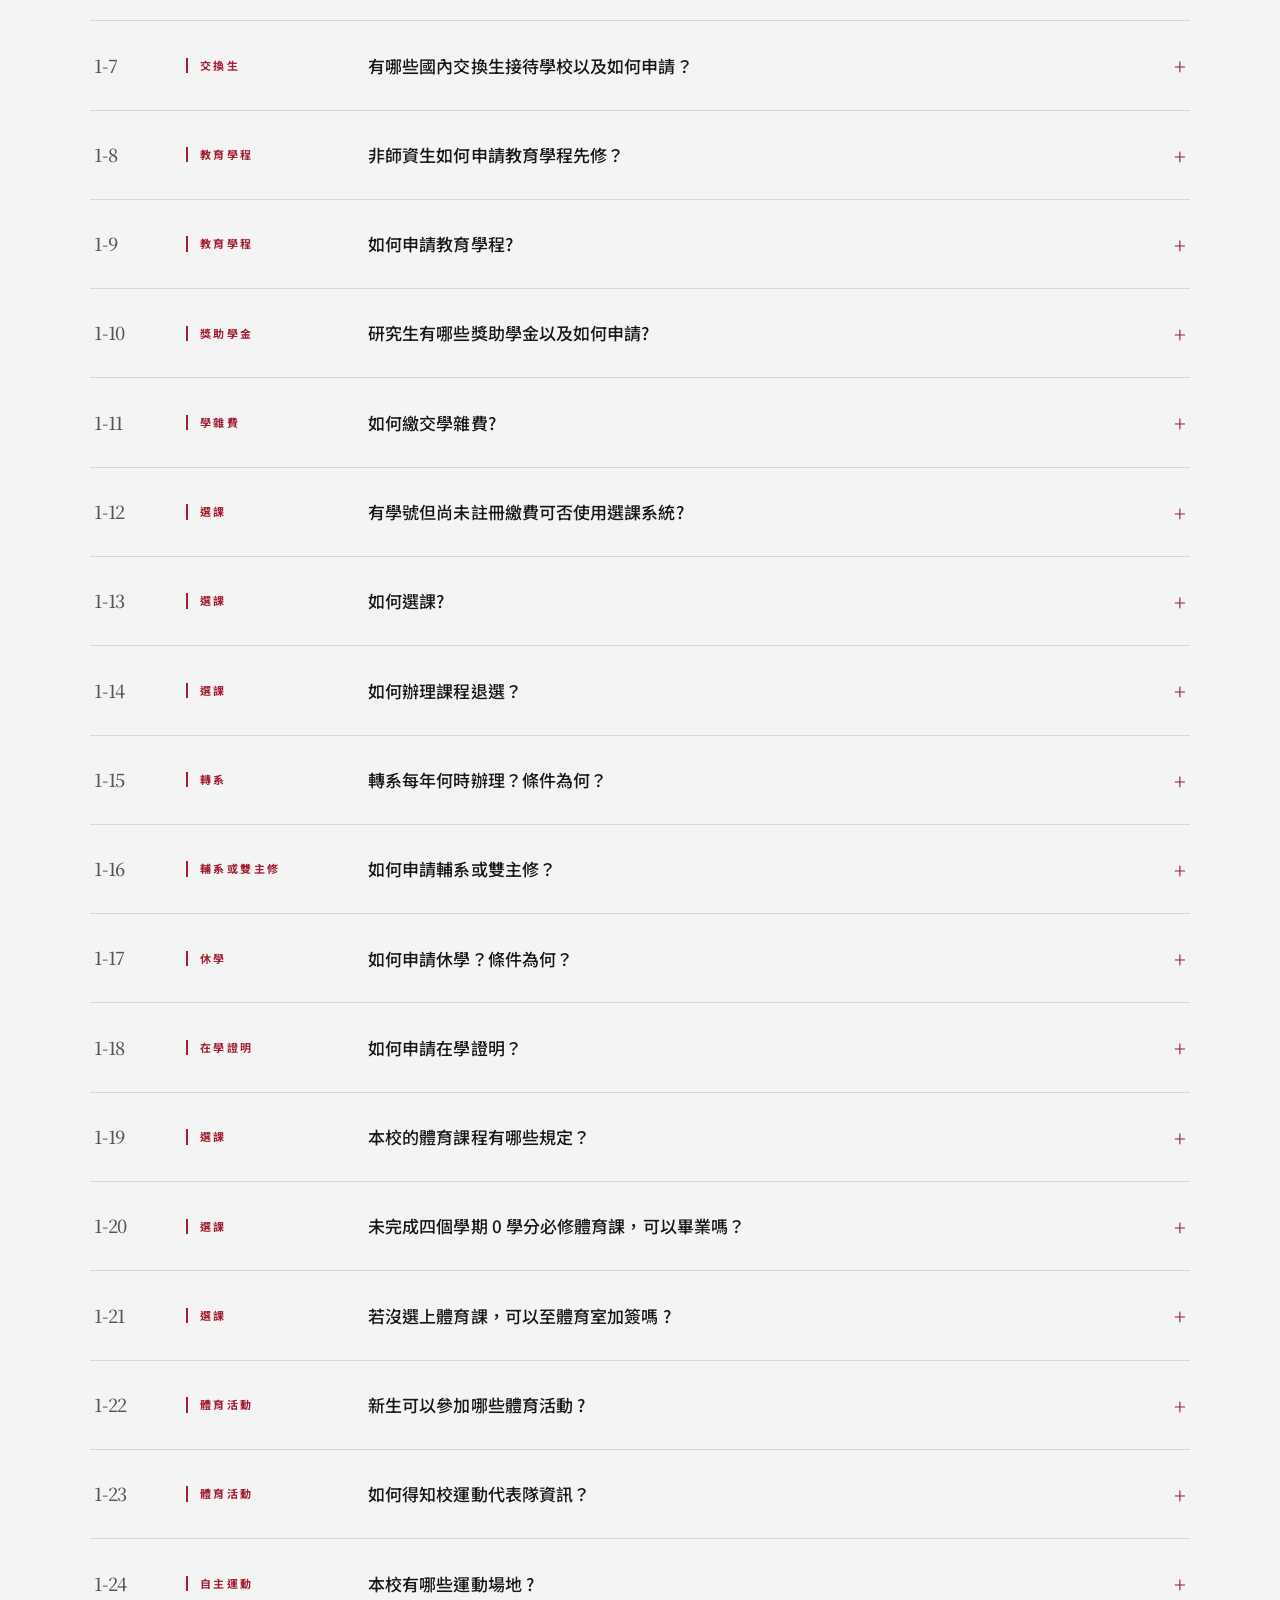
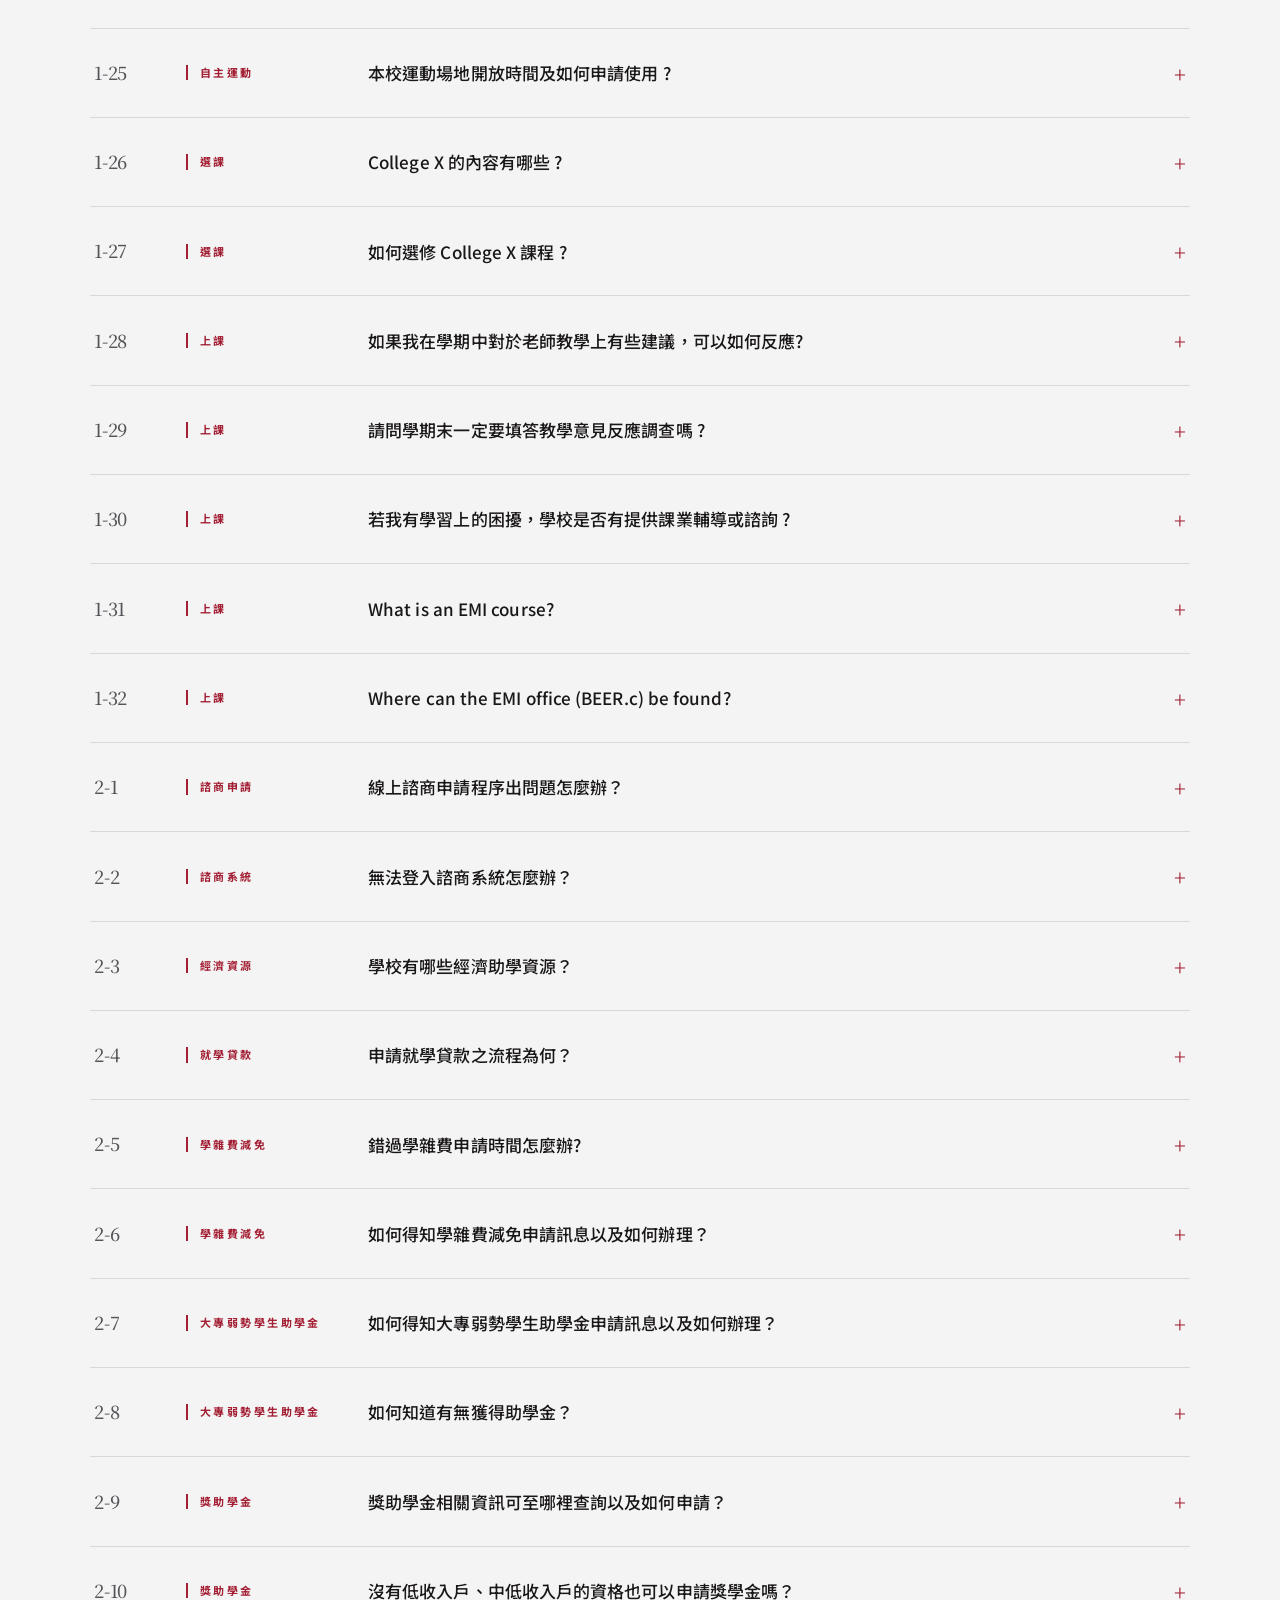
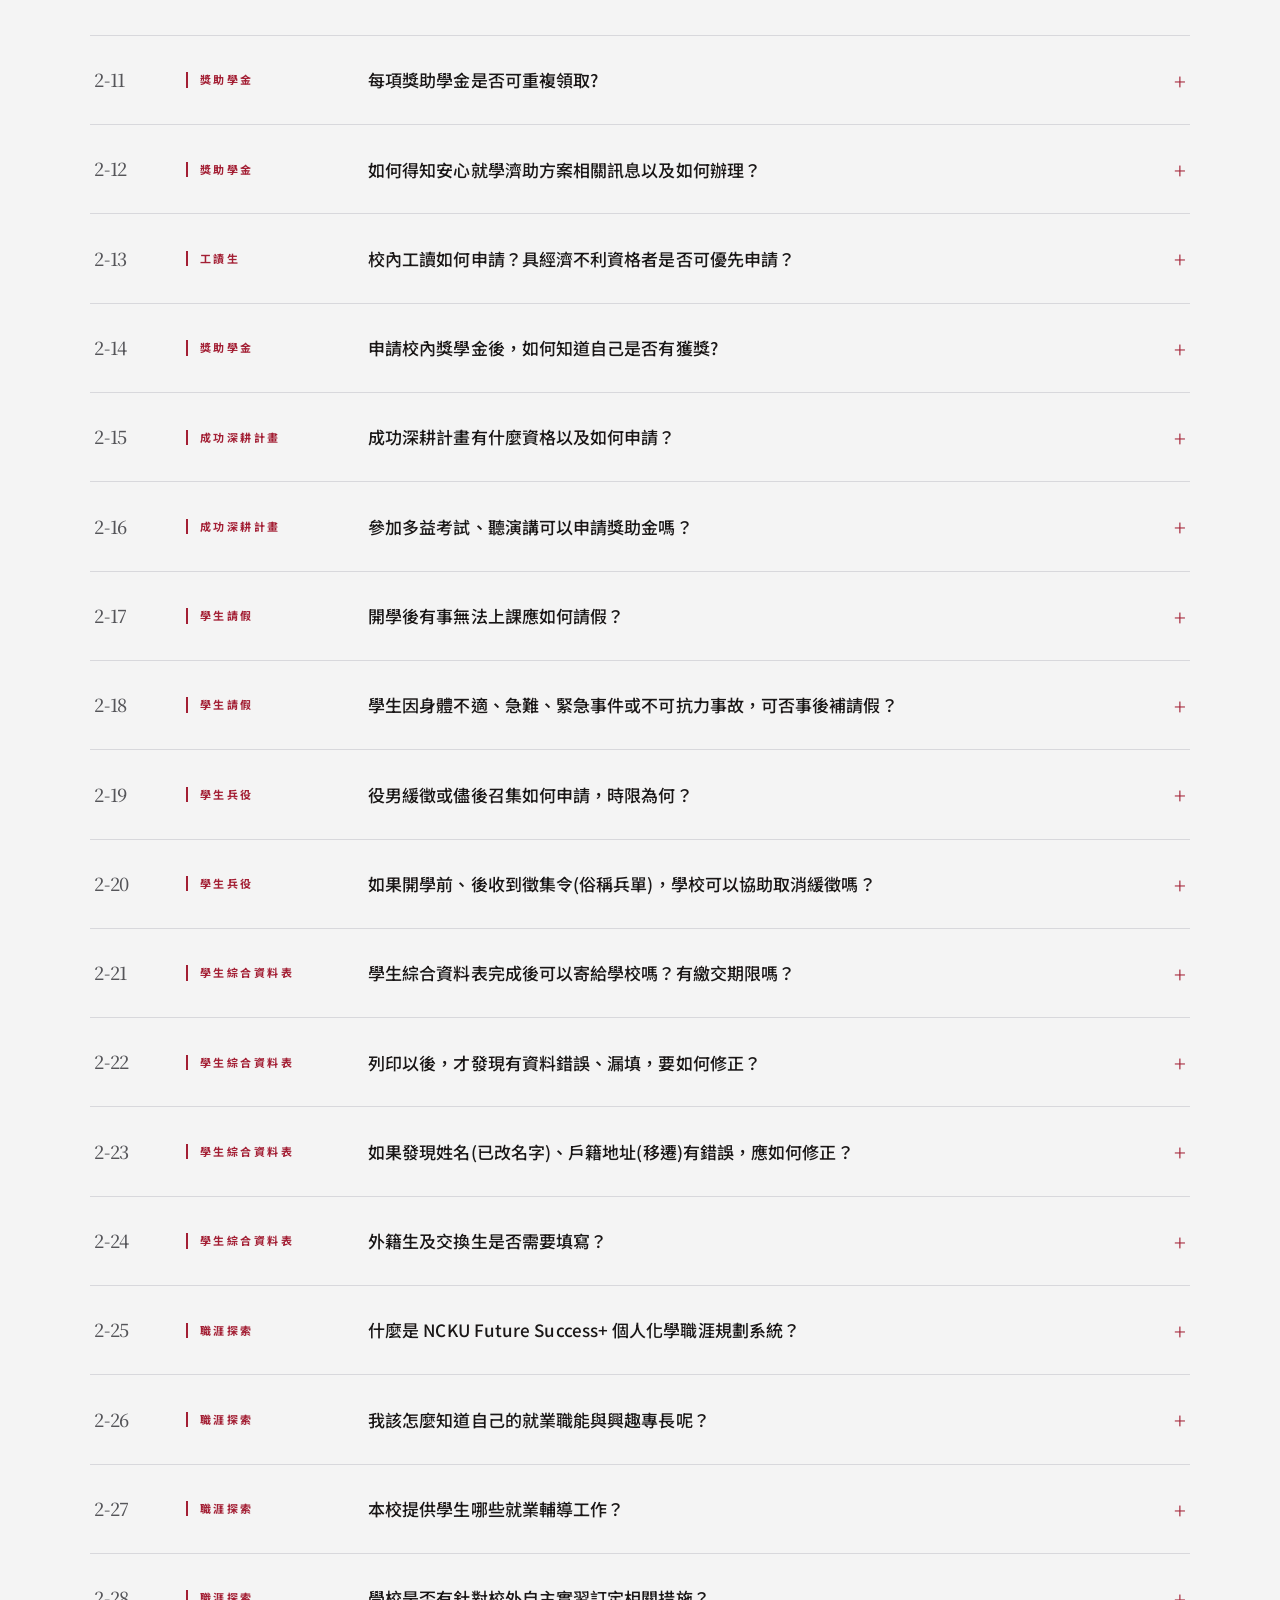
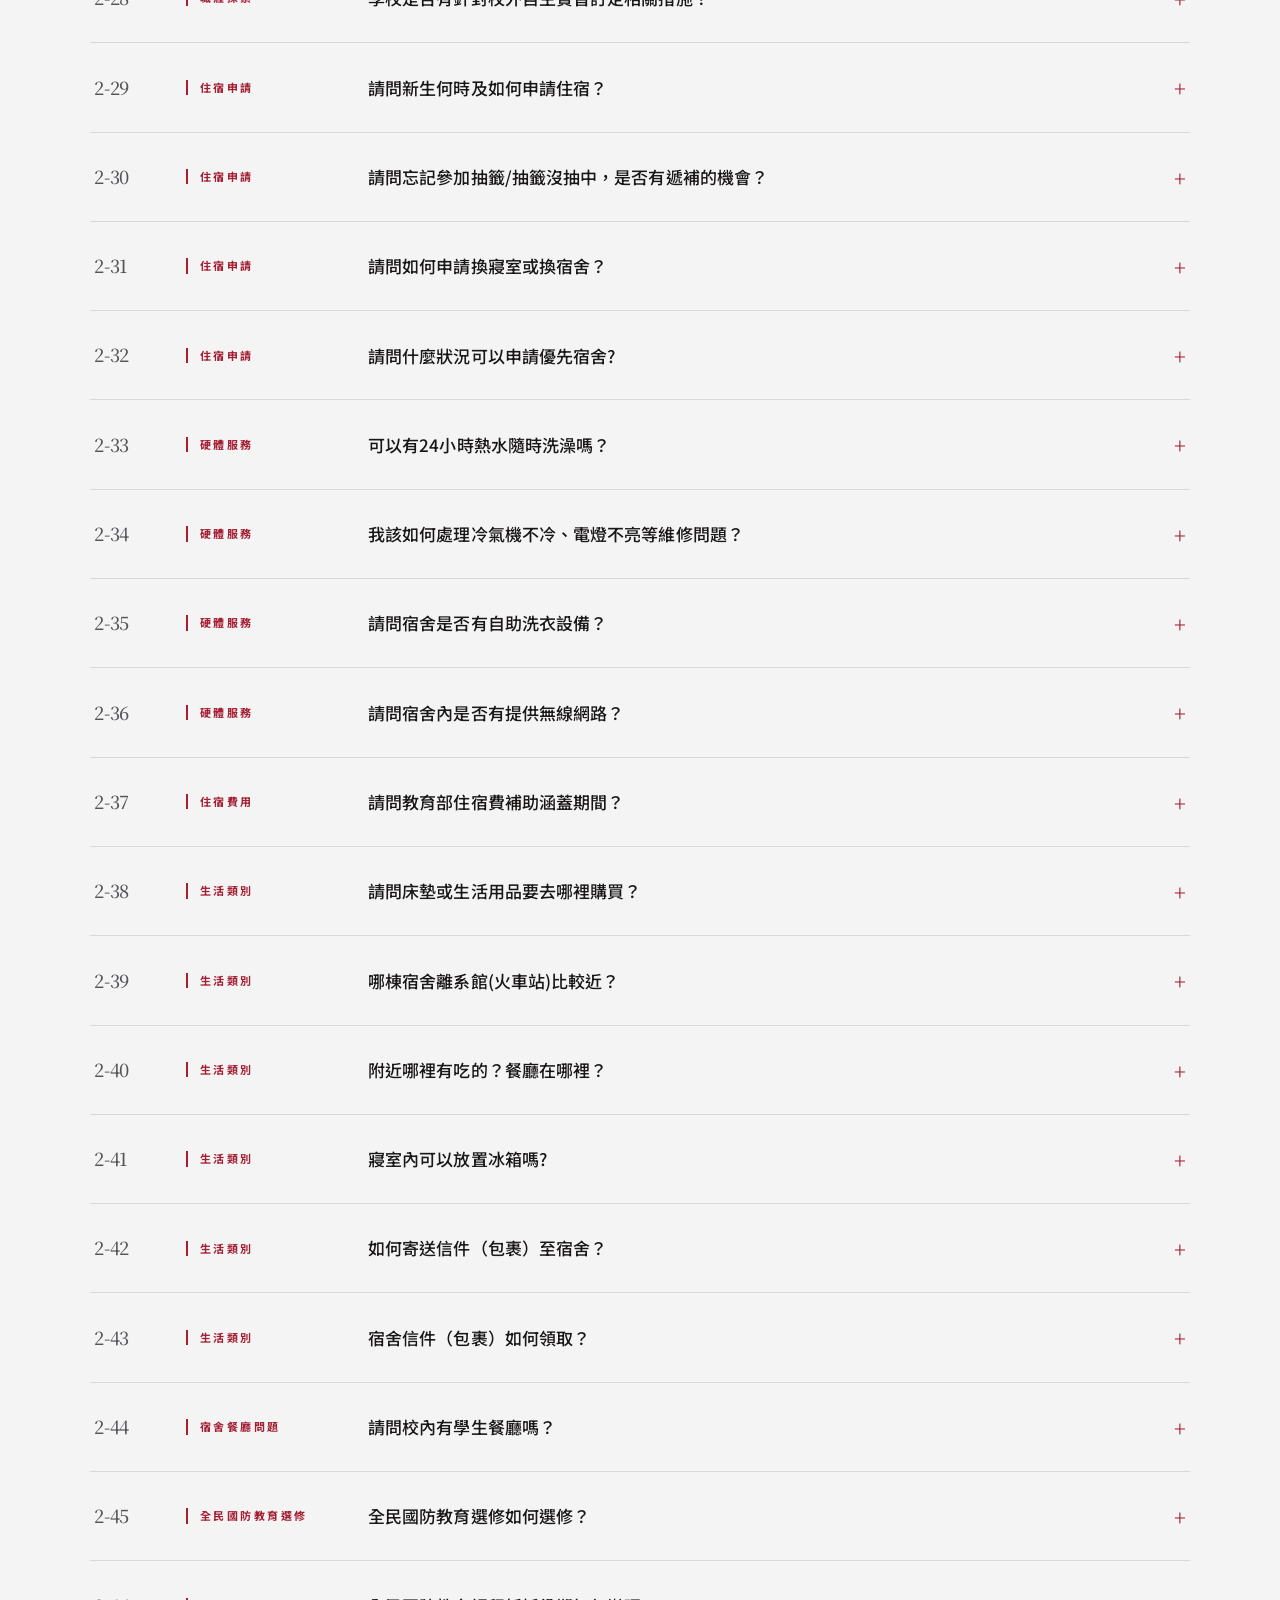
<file: v4/site/index.html>
<!doctype html>
<html lang="zh-Hant">
<head>
<meta charset="utf-8">
<meta name="viewport" content="width=device-width, initial-scale=1">
<title>新生支持辦公室 · 國立成功大學</title>
<meta name="description" content="國立成功大學 新生支持辦公室 — 學業、生活、培力，每一步都不孤單。Office of the First-Year Student.">
<link rel="icon" href="../../v0/site/assets/img/NCKUlogo-DQTKg6gD.svg">
<link rel="preconnect" href="https://fonts.googleapis.com">
<link rel="preconnect" href="https://fonts.gstatic.com" crossorigin>
<link href="https://fonts.googleapis.com/css2?family=Noto+Sans:wght@300;400;500;600;700&family=Noto+Sans+TC:wght@300;400;500;700;900&family=Noto+Serif+TC:wght@500;700;900&display=swap" rel="stylesheet">
<link rel="stylesheet" href="styles.css?v=1">
</head>
<body>

<!-- ============================================================
     CHROME — top utility strip (Cardinal red, fixed) +
     primary nav (white, fixed). Combined sticky height = 112 px.
     Mirrors the Stanford two-row sticky chrome but in NCKU CIS red.
     ============================================================ -->
<a class="skip-link" href="#main">跳至主要內容</a>

<div class="utility-bar" id="utilityBar">
  <div class="utility-inner">
    <a class="utility-brand" href="https://www.ncku.edu.tw/" target="_blank" rel="noopener">
      <span class="zh">國立成功大學</span>
      <span class="en">National Cheng Kung University</span>
    </a>
    <nav class="utility-nav" aria-label="資訊對象">
      <span class="utility-label">資訊對象 / Information for</span>
      <a href="#">學士新生</a>
      <a href="#">研究生新生</a>
      <a href="#">國際學生</a>
      <a href="#">家長</a>
    </nav>
  </div>
</div>

<header class="primary-nav" id="primaryNav">
  <div class="nav-inner">
    <a href="#top" class="brand">
      <img src="../../v0/site/assets/img/NCKUlogo-DQTKg6gD.svg" alt="">
      <div class="brand-text">
        <strong>新生支持辦公室</strong>
        <span>Office of the First-Year Student</span>
      </div>
    </a>
    <nav id="mainNav" aria-label="主要導覽"></nav>
    <button class="nav-toggle" id="navToggle" aria-label="開啟選單" aria-expanded="false">
      <span></span><span></span><span></span>
    </button>
  </div>
</header>

<a id="top"></a>

<main id="main">

<!-- ============================================================
     HERO — single editorial photograph, deep maroon overlay,
     ceremonial serif wordmark centred. Cardinal-red CTA bar
     pinned to the bottom of the hero like a footer drawer.
     ============================================================ -->
<section class="hero" aria-labelledby="heroMark">
  <div class="hero-photo" aria-hidden="true">
    <img src="../../v0/site/assets/banner/b1.jpg" alt="" loading="eager" fetchpriority="high">
  </div>
  <div class="hero-veil" aria-hidden="true"></div>
  <div class="hero-grid" aria-hidden="true"></div>

  <div class="hero-content">
    <div class="hero-eyebrow"><span>114 學年度</span><i></i><span>A New Beginning</span></div>
    <h1 class="hero-mark" id="heroMark">成大<span class="hero-mark-amp">·</span>新生</h1>
    <p class="hero-sub">Office of the First-Year Student</p>
  </div>

  <div class="hero-meta">
    <div class="hero-meta-item">
      <span class="meta-k">EST.</span>
      <span class="meta-v">1931</span>
    </div>
    <div class="hero-meta-item">
      <span class="meta-k">入學</span>
      <span class="meta-v">8 / 22</span>
    </div>
    <div class="hero-meta-item">
      <span class="meta-k">開學</span>
      <span class="meta-v">9 / 8</span>
    </div>
  </div>

  <a class="hero-cta" href="#section-info">
    <span>展開新生旅程</span>
    <span class="arrow" aria-hidden="true">→</span>
  </a>
</section>

<!-- ============================================================
     SECTION 01 — 成大人須知
     Three full-bleed photo cards with deep cardinal-red overlay.
     White headline over red wash. Stanford-pattern card grid.
     ============================================================ -->
<section class="band band-light" id="section-info">
  <div class="band-inner">
    <div class="kicker"><span class="kicker-num">01</span><i></i><span>須知 · Essentials</span></div>
    <h2 class="band-title">成大人<br>三件要事</h2>
    <p class="band-sub">學業 · 生活 · 培力。三條主線，把開學前後的雜訊整理成一張清單，照著走就不會漏。</p>

    <div class="info-grid" id="infoGrid"></div>
    <section class="info-detail" id="infoDetail" hidden aria-live="polite" aria-label="須知詳細內容"></section>

    <div class="band-cta-row">
      <a class="cta cta-primary" href="#">查看完整新生須知</a>
    </div>
  </div>
</section>

<!-- ============================================================
     SECTION 02 — 校長的話
     Off-white band (#F4F4F4). Editorial layout: portrait left,
     justified body right, with a serif pull quote in cardinal red.
     ============================================================ -->
<section class="band band-grey" id="section-president">
  <div class="band-inner">
    <div class="kicker"><span class="kicker-num">02</span><i></i><span>校長的話 · A Letter</span></div>
    <h2 class="band-title">寫給每一位<br>剛踏進榕園的你</h2>
    <p class="band-sub">A letter from the President — read it slowly, the way you'd read one from a teacher you trust.</p>

    <div class="president-grid">
      <figure class="president-photo">
        <div class="president-photo-frame">
          <img src="../../v0/site/assets/img/president-u2rrxED_.png" alt="沈孟儒校長照片">
        </div>
        <figcaption>
          <strong>沈孟儒 校長</strong>
          <span>President · National Cheng Kung University</span>
        </figcaption>
      </figure>

      <div class="president-text">
        <p class="lead">嗨！親愛的同學們：歡迎加入成功大學。</p>

        <p>首先，我要代表學校全體教職員生歡迎你成為成功大學大家庭的一員！也為你的認真努力和選擇喝采，恭喜你！</p>

        <p>進入大學是一個全新的起點，成大是一個可以讓你不斷學習、成長及探索的地方。面對即將展開的大學生活，除了大一新鮮人的期待之外，你也許也感到些許忐忑不安——修課、社團、住宿、交友、心情、未來……。「新生支持辦公室」無論是在專業學習上遇到的問題，或是生活上需要的幫助，你都可以透過這個平台獲得即時線上支援。在 9 月開學之前，你還可以利用我們提供的各項學習資訊，包括先修課程 AP、圖書館及計網中心等線上資源，協助你順利適應新的學習環境。</p>

        <blockquote>「最好的你，不是因為完美，而是因為你的堅持和勇氣，以良善真誠溫暖這個世界。」</blockquote>

        <p>來到成大，你將會發現我們的校園擁有府城新舊融合的氣質：紅磚瓦簷的建築、綠意盎然的榕園、滌故更新的未來館、匠心再造的博物館、跨域創新的旺宏館，以及在工學大道兩旁比鄰而立的新舊系館——它們都將寫入你精彩可期的大學生活點滴。</p>

        <p>但校長也想叮嚀：南臺灣陽光燦爛的午後，偶有突如其來的驟雨，也許會把忘了帶傘的你淋得狼狽不堪。親愛的孩子，請記住——當你遇到挫折、感到沮喪、疑惑徬徨的時候，會有我們陪你一起面對挑戰，找尋那道只在滂沱大雨後才會出現的虹霓。期待你在這裡為自己創造一段充實難忘的美好回憶。</p>

        <p class="signoff">敬祝&nbsp;&nbsp;學業順利、平安快樂</p>
        <img class="signoff-mark" src="../../v0/site/assets/img/president-DaWfER0A.jpg" alt="沈孟儒 校長 簽名">
      </div>
    </div>

    <div class="band-cta-row">
      <a class="cta cta-primary" href="#">閱讀校長給新生的完整一封信</a>
    </div>
  </div>
</section>

<!-- ============================================================
     SECTION 03 — 入學重要日程
     Stat strip across the top, then plain editorial table.
     Square corners, thin grey rules, no shadows.
     ============================================================ -->
<section class="band band-light band-wide" id="section-schedule">
  <div class="band-inner band-inner-wide">
    <div class="kicker"><span class="kicker-num">03</span><i></i><span>日程 · Calendar</span></div>
    <h2 class="band-title">入學前 30 天<br>該走的每一步</h2>
    <p class="band-sub">114 學年度成大人入學重要日程。先看大方向，再點開單一事項看詳情與承辦分機。</p>

    <div class="stat-strip" id="statStrip">
      <div class="stat"><b id="statRows">—</b><span>項日程</span></div>
      <div class="stat"><b>8 / 22</b><span>新生資料登錄</span></div>
      <div class="stat"><b>9 / 8</b><span>學生證領取</span></div>
      <div class="stat"><b>06-2757575</b><span>校總機 · 24 hrs</span></div>
    </div>

    <div class="schedule-controls">
      <div class="who-tabs" id="whoTabs" role="tablist" aria-label="身份切換">
        <button class="who-tab active" data-who="一般新生/轉學生" role="tab" aria-selected="true">一般新生 / 轉學生</button>
        <button class="who-tab" data-who="碩/專/博班新生" role="tab" aria-selected="false">碩 / 專 / 博班新生</button>
      </div>
      <span class="schedule-hint">點選事項標題了解詳情 →</span>
    </div>

    <div class="schedule-table-wrap">
      <table class="schedule-table">
        <thead>
          <tr>
            <th class="t-num" scope="col">#</th>
            <th class="t-item" scope="col">事項</th>
            <th class="t-time" scope="col">辦理時間</th>
            <th class="t-content" scope="col">內容</th>
            <th class="t-dept" scope="col">承辦單位 · 分機</th>
          </tr>
        </thead>
        <tbody id="scheduleBody"></tbody>
      </table>
    </div>

    <div class="band-cta-row">
      <a class="cta cta-primary" href="#">下載完整入學日程 PDF</a>
    </div>
  </div>
</section>

<!-- ============================================================
     SECTION 04 — 常見問題
     Off-white band. Underline-style search input (no rounded box),
     hot-keyword chips, then a flat editorial accordion list.
     ============================================================ -->
<section class="band band-grey" id="section-faq">
  <div class="band-inner">
    <div class="kicker"><span class="kicker-num">04</span><i></i><span>常見問題 · FAQ</span></div>
    <h2 class="band-title">問了再走，<br>比硬走更安心</h2>
    <p class="band-sub">超過一百筆學長姊問過、職員答過的問題，按關鍵字、類別找一下，多半答案就在這裡。</p>

    <div class="faq-controls">
      <form class="search-wrap" id="faqForm" role="search" onsubmit="return false">
        <input type="text" id="faqSearch" placeholder="搜尋關鍵字 — 例：宿舍、選課、學雜費" autocomplete="off">
        <button type="submit" class="search-btn" aria-label="搜尋"><span aria-hidden="true">→</span></button>
      </form>
      <div class="hot-row">
        <span class="row-label">熱門</span>
        <div id="hotKeywords" class="hot-keywords"></div>
      </div>
      <div class="cat-row">
        <label for="faqCategory" class="row-label">類別</label>
        <select id="faqCategory">
          <option value="">全部</option>
        </select>
        <span class="result-count" id="resultCount"></span>
      </div>
    </div>

    <div class="faq-list" id="faqList"></div>
    <div class="faq-empty" id="faqEmpty" hidden>沒有符合條件的問題，試試其他關鍵字。</div>

    <div class="band-cta-row">
      <a class="cta cta-primary" href="#">完整 FAQ 索引</a>
    </div>
  </div>
</section>

</main>

<!-- ============================================================
     FOOTER — multi-column link list on white, slim cardinal-red
     band along the very bottom (full-width, ~80 px tall).
     ============================================================ -->
<footer class="footer" id="footer">
  <div class="footer-inner">
    <div class="footer-cols">
      <div class="footer-col footer-brand">
        <img src="../../v0/site/assets/img/NCKUlogo-DQTKg6gD.svg" alt="" class="footer-logo">
        <p class="footer-name">
          <strong>新生支持辦公室</strong>
          Office of the First-Year Student
        </p>
        <p class="footer-meta">
          701 臺南市東區大學路 1 號<br>
          National Cheng Kung University<br>
          <span class="footer-tel">06-2757575 #88888</span>
        </p>
      </div>
      <div class="footer-col">
        <h4>校內單位</h4>
        <ul>
          <li><a href="https://www.ncku.edu.tw/" target="_blank" rel="noopener">成大首頁</a></li>
          <li><a href="#">教務處</a></li>
          <li><a href="#">學生事務處</a></li>
          <li><a href="#">總務處</a></li>
          <li><a href="#">國際事務處</a></li>
        </ul>
      </div>
      <div class="footer-col">
        <h4>新生資源</h4>
        <ul>
          <li><a href="#">註冊與繳費</a></li>
          <li><a href="#">宿舍申請</a></li>
          <li><a href="#">課程查詢與選課</a></li>
          <li><a href="#">獎助學金</a></li>
          <li><a href="#">學分抵免</a></li>
        </ul>
      </div>
      <div class="footer-col">
        <h4>學生支援</h4>
        <ul>
          <li><a href="#">心輔諮商</a></li>
          <li><a href="#">健康中心</a></li>
          <li><a href="#">原住民族學生資源中心</a></li>
          <li><a href="#">緊急聯絡電話</a></li>
          <li><a href="#">NCKU LINE Bot</a></li>
        </ul>
      </div>
    </div>

    <div class="footer-baseline">
      <span>© 2026 National Cheng Kung University · 國立成功大學</span>
      <span class="dot">·</span>
      <a href="#">網站導覽</a>
      <a href="#">隱私權政策</a>
      <a href="#">無障礙宣告</a>
    </div>
  </div>
  <div class="footer-bar-red" aria-hidden="true"></div>
</footer>

<script src="script.js?v=1"></script>
</body>
</html>
</file>
<file: v1/site/styles.css>
/* ============================================================
   v1 — 新生支持辦公室
   Aesthetic: NCKU CIS — restrained editorial, white surfaces,
   NCKU Red as punctuation, Noto Sans Light headlines.
   See ../aesthetic.md
   ============================================================ */

:root {
  /* — CIS palette (default) ———————————————————————————————— */
  --ncku-red:        #A31F34;       /* PANTONE 201C — primary red */
  --ncku-red-deep:   #7A1626;       /* hover / pressed */
  --ncku-dark-grey:  #555559;       /* PANTONE Cool Gray 11C — body */
  --ncku-near-black: #2A2A2C;       /* tints for dark surfaces */
  --ncku-gold:       #8C6E4A;       /* PANTONE 874C — supporting */
  --ncku-gold-soft:  rgba(140, 110, 74, 0.10);
  --ncku-silver:     #A6A9AB;       /* PANTONE 877C — supporting */
  --ncku-silver-50:  rgba(166, 169, 171, 0.50);
  --ncku-silver-12:  rgba(166, 169, 171, 0.20);
  --ncku-silver-08:  rgba(166, 169, 171, 0.14);
  --ncku-silver-04:  rgba(166, 169, 171, 0.08);
  --ncku-white:      #FFFFFF;

  /* — International addition (used sparingly for English-facing accents) — */
  --ncku-maroon:     #420A15;       /* deep heading text, hover */

  /* — Surface tokens ————————————————————————————————————— */
  --surface:         var(--ncku-white);
  --surface-tint:    #F7F7F7;       /* tint of silver, AA-compliant */
  --ink:             #2C2C2E;       /* primary text */
  --ink-soft:        var(--ncku-dark-grey);
  --ink-mute:        #8B8B8E;
  --line:            rgba(85, 85, 89, 0.14);
  --line-strong:     rgba(85, 85, 89, 0.26);

  /* — Type ————————————————————————————————————————————— */
  --sans:    "Noto Sans TC", "Noto Sans", "PingFang TC",
             "Microsoft JhengHei", system-ui, -apple-system, sans-serif;
  --serif:   "Noto Serif TC", "Noto Serif", "PMingLiU", Georgia, serif;

  /* — Shadow / radius (kept restrained — live site is flatter) —— */
  --shadow-xs: 0 1px 0 rgba(0,0,0,.04);
  --shadow-sm: 0 1px 2px rgba(0,0,0,.04), 0 2px 6px rgba(0,0,0,.04);
  --shadow-md: 0 6px 18px rgba(0,0,0,.06);

  --r-xs: 2px;
  --r-sm: 4px;
  --r-md: 6px;

  --utility-h: 32px;
  --primary-h: 76px;
  --header-h: calc(var(--utility-h) + var(--primary-h));
}

* { box-sizing: border-box; }
html { scroll-behavior: smooth; scroll-padding-top: calc(var(--header-h) + 12px); }
body {
  margin: 0;
  font-family: var(--sans);
  font-weight: 400;
  font-size: 16px;
  line-height: 1.7;
  color: var(--ink);
  background: var(--surface);
  -webkit-font-smoothing: antialiased;
  text-rendering: optimizeLegibility;
  overflow-x: hidden;
}
@media (prefers-reduced-motion: reduce) {
  html { scroll-behavior: auto; }
  *, *::before, *::after { animation-duration: .01ms !important; transition-duration: .01ms !important; }
}

img, svg { display: block; max-width: 100%; }
a { color: inherit; text-decoration: none; }
button { font: inherit; background: none; border: 0; cursor: pointer; color: inherit; }
em { font-style: normal; color: var(--ncku-red); }

.container {
  width: min(1200px, 100% - 3rem);
  margin-inline: auto;
}

/* — Section title language ———————————————————————— */
.kicker {
  display: inline-flex; align-items: center; gap: 12px;
  font-family: var(--sans);
  font-size: .74rem; font-weight: 500;
  letter-spacing: .26em;
  text-transform: uppercase;
  color: var(--ncku-red);
  margin: 0 0 1.5rem;
}
.kicker em {
  letter-spacing: .04em;
  text-transform: none;
  font-weight: 400;
  color: var(--ncku-gold);
  font-size: 1.05em;
}
.kicker-rule {
  display: inline-block;
  width: 28px; height: 1px;
  background: var(--ncku-gold);
  flex-shrink: 0;
}

.section { padding: clamp(80px, 11vw, 144px) 0; position: relative; }
.section-head {
  max-width: 760px;
  margin: 0 auto clamp(48px, 7vw, 80px);
  text-align: center;
}
.section-head-aligned {
  max-width: none;
  display: grid;
  grid-template-columns: 1fr 1fr;
  gap: clamp(32px, 5vw, 80px);
  align-items: end;
  text-align: left;
}
.section-head-aligned p { margin: 0; padding-bottom: 6px; }
.section-title {
  font-family: var(--sans);
  font-weight: 300;            /* Noto Sans Light — official headline weight */
  font-size: clamp(2.2rem, 4.4vw, 3.6rem);
  line-height: 1.1;
  letter-spacing: -.005em;
  color: var(--ink);
  margin: 0;
}
.section-title em {
  font-weight: 400;
  color: var(--ncku-red);
  letter-spacing: 0;
}
.section-lede {
  color: var(--ink-soft);
  font-size: 1.04rem;
  line-height: 1.8;
  margin: 1.25rem 0 0;
  max-width: 56ch;
  margin-inline: auto;
}
.section-head-aligned .section-lede { margin-inline: 0; }

/* ============================ HEADER ============================ */
.site-header {
  position: sticky; top: 0; z-index: 60;
  background: var(--ncku-white);
}

.utility-strip {
  background: var(--ncku-gold);
  color: var(--ncku-white);
  height: var(--utility-h);
  display: flex; align-items: center;
}
.utility-row {
  display: flex; align-items: center; justify-content: space-between;
  font-size: .76rem;
  letter-spacing: .04em;
}
.utility-tag {
  color: var(--ncku-white);
  opacity: .96;
  font-weight: 500;
  letter-spacing: .12em;
  font-size: .72rem;
  text-transform: uppercase;
}
.utility-nav { display: inline-flex; gap: 22px; }
.utility-nav a {
  color: var(--ncku-white);
  opacity: .92;
  font-weight: 500;
  font-size: .78rem;
  letter-spacing: .08em;
  transition: opacity .2s ease;
}
.utility-nav a:hover { opacity: 1; text-decoration: underline; text-underline-offset: 4px; }
.utility-lang {
  border: 1px solid rgba(255,255,255,.5);
  padding: 2px 10px;
  border-radius: var(--r-xs);
  letter-spacing: .14em;
}

.primary-bar {
  background: var(--ncku-red);
  height: var(--primary-h);
  display: flex; align-items: center;
  border-bottom: 0;
  position: relative;
  transition: background .25s ease;
}
.site-header.is-scrolled .primary-bar {
  box-shadow: 0 1px 0 rgba(0,0,0,.06), 0 6px 22px rgba(0,0,0,.06);
}

.header-row {
  display: flex; align-items: center;
  height: 100%;
  gap: 32px;
}
.brand {
  display: flex; align-items: center; gap: 14px;
  margin-right: auto;
  color: var(--ncku-white);
}
.brand-mark {
  width: 44px; height: auto;
  filter: brightness(0) invert(1);  /* render the school crest white on red */
}
.brand-text { display: flex; flex-direction: column; line-height: 1.2; }
.brand-zh {
  font-family: var(--sans);
  font-weight: 500;
  font-size: 1.05rem;
  color: var(--ncku-white);
  letter-spacing: .08em;
}
.brand-en {
  font-size: .72rem;
  color: rgba(255, 255, 255, .76);
  letter-spacing: .04em;
  font-weight: 400;
}

.primary-nav { display: flex; gap: 36px; }
.primary-nav a {
  font-size: .92rem;
  font-weight: 400;
  color: rgba(255, 255, 255, .9);
  position: relative;
  padding: 6px 0;
  letter-spacing: .04em;
  transition: color .2s ease;
}
.primary-nav a::after {
  content: "";
  position: absolute;
  left: 0; right: 100%; bottom: -2px;
  height: 1.5px;
  background: var(--ncku-gold);
  transition: right .25s ease;
}
.primary-nav a:hover { color: var(--ncku-white); }
.primary-nav a:hover::after { right: 0; }

.header-cta {
  font-size: .86rem;
  font-weight: 500;
  color: var(--ncku-white);
  padding: 9px 18px;
  border: 1px solid rgba(255, 255, 255, .5);
  border-radius: var(--r-sm);
  display: inline-flex; align-items: center; gap: 8px;
  transition: background .25s ease, border-color .25s ease;
  white-space: nowrap;
  letter-spacing: .04em;
}
.header-cta span { transition: transform .25s ease; }
.header-cta:hover {
  background: var(--ncku-white);
  border-color: var(--ncku-white);
  color: var(--ncku-red);
}
.header-cta:hover span { transform: translateX(3px); }

.nav-toggle {
  display: none;
  width: 40px; height: 40px;
  border-radius: var(--r-sm);
  border: 1px solid rgba(255, 255, 255, .5);
  background: transparent;
  flex-direction: column;
  align-items: center; justify-content: center;
  gap: 4px;
}
.nav-toggle span {
  display: block;
  width: 16px; height: 1.5px;
  background: var(--ncku-white);
  transition: transform .25s ease;
}

@media (max-width: 720px) {
  .utility-tag {
    font-size: .64rem;
    letter-spacing: .08em;
    overflow: hidden;
    text-overflow: ellipsis;
    white-space: nowrap;
    max-width: 50%;
  }
  .utility-nav { gap: 14px; }
  .utility-nav a:not(.utility-lang) { display: none; }
}

@media (max-width: 960px) {
  .primary-nav, .header-cta { display: none; }
  .nav-toggle { display: inline-flex; }
  .primary-nav.is-open {
    display: flex;
    position: fixed;
    top: var(--header-h); left: 0; right: 0;
    flex-direction: column;
    gap: 0;
    padding: 8px 28px 24px;
    background: var(--ncku-red);
    border-bottom: 1px solid rgba(255, 255, 255, .14);
    box-shadow: var(--shadow-md);
    z-index: 50;
  }
  .primary-nav.is-open a { padding: 14px 0; border-bottom: 1px solid rgba(255, 255, 255, .14); font-size: 1.05rem; color: var(--ncku-white); }
  .primary-nav.is-open a:last-child { border-bottom: 0; }
}

/* ============================ BUTTONS ============================ */
.btn {
  display: inline-flex; align-items: center; gap: 10px;
  padding: 14px 26px;
  border-radius: var(--r-sm);
  font-family: var(--sans);
  font-size: .94rem;
  font-weight: 500;
  letter-spacing: .04em;
  cursor: pointer;
  border: 1px solid transparent;
  transition: background .25s ease, color .25s ease, border-color .25s ease, transform .25s cubic-bezier(.2,.8,.2,1);
  white-space: nowrap;
}
.btn svg { width: 18px; height: 18px; transition: transform .25s ease; }
.btn:hover svg { transform: translateX(3px); }

.btn-primary {
  background: var(--ncku-red);
  color: var(--ncku-white);
}
.btn-primary:hover {
  background: var(--ncku-red-deep);
  transform: translateY(-1px);
}
.btn-ghost {
  background: transparent;
  color: var(--ink);
  border-color: var(--line-strong);
}
.btn-ghost:hover {
  color: var(--ncku-red);
  border-color: var(--ncku-red);
  background: var(--ncku-silver-04);
}

/* ============================ HERO ============================ */
.hero {
  position: relative;
  min-height: clamp(560px, 82vh, 780px);
  display: flex;
  align-items: center;
  isolation: isolate;
  overflow: hidden;
  background: var(--ncku-near-black);
  color: var(--ncku-white);
}
.hero-media { position: absolute; inset: 0; z-index: -2; }
.hero-img {
  position: absolute; inset: 0;
  width: 100%; height: 100%;
  object-fit: cover;
  object-position: center 55%;
  opacity: 0;
  transform: scale(1.04);
  transition: opacity 1.4s ease, transform 12s ease-out;
  filter: saturate(.78) brightness(.7);
}
.hero-img.is-active { opacity: 1; transform: scale(1.0); }
.hero-veil {
  position: absolute; inset: 0;
  background:
    linear-gradient(105deg,
      rgba(20, 20, 22, 0.86) 0%,
      rgba(20, 20, 22, 0.74) 38%,
      rgba(20, 20, 22, 0.40) 70%,
      rgba(163, 31, 52, 0.28) 100%),
    linear-gradient(to bottom,
      rgba(20, 20, 22, .35) 0%,
      rgba(20, 20, 22, .05) 30%,
      rgba(20, 20, 22, .05) 70%,
      rgba(20, 20, 22, .50) 100%);
}

.hero-content {
  padding: 120px 0 140px;
  max-width: 880px;
  position: relative;
  z-index: 2;
}
.hero-eyebrow {
  display: inline-flex; align-items: center; gap: 14px;
  font-size: .76rem; font-weight: 500;
  letter-spacing: .26em; text-transform: uppercase;
  color: rgba(255, 255, 255, .82);
  margin-bottom: 1.5rem;
}
.hero-rule {
  display: inline-block;
  width: 56px; height: 1px;
  background: var(--ncku-gold);
}
.hero-title {
  font-family: var(--sans);
  font-weight: 300;            /* Noto Sans Light */
  font-size: clamp(2.6rem, 6.4vw, 5rem);
  line-height: 1.05;
  letter-spacing: -.012em;
  margin: 0 0 1.4rem;
  color: var(--ncku-white);
}
.hero-title-line { display: block; }
.hero-title em {
  font-weight: 400;
  color: var(--ncku-white);
  position: relative;
  padding: 0 .12em;
}
.hero-title em::before {
  content: "";
  position: absolute;
  left: 0; right: 0; bottom: -.04em;
  height: 6px;
  background: var(--ncku-red);
  z-index: -1;
}

.hero-lede {
  font-size: clamp(1rem, 1.2vw, 1.14rem);
  line-height: 1.8;
  color: rgba(255, 255, 255, .86);
  max-width: 560px;
  margin: 0 0 2.2rem;
  font-weight: 300;
}
.hero-ctas { display: flex; gap: 14px; flex-wrap: wrap; }
.hero .btn-primary { background: var(--ncku-red); }
.hero .btn-primary:hover { background: var(--ncku-white); color: var(--ncku-red); }
.hero .btn-ghost { color: var(--ncku-white); border-color: rgba(255,255,255,.42); }
.hero .btn-ghost:hover { background: rgba(255,255,255,.08); border-color: var(--ncku-white); color: var(--ncku-white); }

.hero-meta {
  margin-top: 3.5rem;
  padding-top: 1.6rem;
  border-top: 1px solid rgba(255,255,255,.18);
  display: grid;
  grid-template-columns: repeat(3, max-content);
  gap: 56px;
  max-width: 560px;
}
.hero-stat { display: flex; flex-direction: column; gap: 4px; }
.hero-stat b {
  font-family: var(--sans);
  font-weight: 300;
  font-size: 2rem;
  color: var(--ncku-white);
  line-height: 1;
  letter-spacing: -.01em;
}
.hero-stat span {
  font-size: .74rem;
  letter-spacing: .18em;
  text-transform: uppercase;
  color: rgba(255,255,255,.6);
}

.hero-pager {
  position: absolute;
  bottom: 40px; right: 6vw;
  display: flex; gap: 10px;
  z-index: 3;
}
.hero-dot {
  width: 8px; height: 8px;
  border-radius: 999px;
  background: rgba(255,255,255,.32);
  border: 0; padding: 0;
  transition: width .3s ease, background .3s ease;
}
.hero-dot.is-active { width: 32px; background: var(--ncku-gold); border-radius: 4px; }

@media (max-width: 760px) {
  .hero-meta { grid-template-columns: repeat(2, max-content); gap: 24px 40px; }
  .hero-pager { bottom: 24px; }
}

/* ============================ JOURNEY ============================ */
.section-journey { background: var(--surface); }

.section-journey { display: flex; flex-direction: column; }
.section-journey > .container { display: flex; flex-direction: column; align-items: center; }
.section-journey .pillar-stage { width: 100%; }

.pillar-tabs {
  display: inline-flex;
  gap: 0;
  margin: 0 auto clamp(40px, 5vw, 56px);
  width: fit-content;
  max-width: 100%;
  border: 1px solid var(--line);
  background: var(--ncku-white);
}
.pillar-tab {
  display: inline-flex; align-items: center; gap: 14px;
  padding: 14px 28px;
  color: var(--ink-soft);
  border-right: 1px solid var(--line);
  transition: background .2s ease, color .2s ease;
}
.pillar-tab:last-child { border-right: 0; }
.pillar-tab-num {
  font-family: var(--sans);
  font-weight: 300;
  font-size: .92rem;
  color: var(--ncku-gold);
  letter-spacing: .04em;
}
.pillar-tab-label { display: flex; flex-direction: column; line-height: 1.15; text-align: left; }
.pillar-tab-label b { font-weight: 500; font-size: .98rem; letter-spacing: .04em; }
.pillar-tab-label em { font-size: .68rem; letter-spacing: .18em; text-transform: uppercase; color: var(--ink-mute); font-style: normal; font-family: var(--sans); }
.pillar-tab:hover { color: var(--ncku-red); background: var(--ncku-silver-04); }
.pillar-tab.is-active {
  background: var(--ncku-red);
  color: var(--ncku-white);
}
.pillar-tab.is-active .pillar-tab-num { color: rgba(255, 255, 255, .82); }
.pillar-tab.is-active .pillar-tab-label em { color: rgba(255,255,255,.7); }

.pillar-stage { position: relative; }
.pillar-panel { display: none; }
.pillar-panel.is-active {
  display: grid;
  grid-template-columns: repeat(auto-fit, minmax(300px, 1fr));
  gap: 0;
  border-top: 1px solid var(--line);
  border-left: 1px solid var(--line);
  animation: panel-in .45s ease both;
}
@keyframes panel-in {
  from { opacity: 0; transform: translateY(10px); }
  to { opacity: 1; transform: translateY(0); }
}

.pillar-card {
  background: var(--ncku-white);
  border-right: 1px solid var(--line);
  border-bottom: 1px solid var(--line);
  padding: 36px 32px;
  position: relative;
  display: flex; flex-direction: column;
  gap: 18px;
  transition: background .25s ease;
}
.pillar-card:hover { background: var(--surface-tint); }

.pillar-card-head {
  display: flex; align-items: baseline; justify-content: space-between;
  gap: 16px;
  position: relative;
  padding-bottom: 16px;
  border-bottom: 1px solid var(--line);
}
.pillar-card-head h3 {
  font-family: var(--sans);
  font-weight: 500;
  font-size: 1.32rem;
  color: var(--ink);
  margin: 0;
  letter-spacing: .02em;
}
.pillar-card-num {
  font-family: var(--sans);
  font-weight: 300;
  font-size: .9rem;
  color: var(--ncku-gold);
  letter-spacing: .12em;
  flex-shrink: 0;
}
.pillar-card-list { list-style: none; padding: 0; margin: 0; display: flex; flex-direction: column; }
.pillar-card-list li {
  border-bottom: 1px solid var(--line);
}
.pillar-card-list li:last-child { border-bottom: 0; }
.pillar-card-list li > a,
.pillar-card-list li > span {
  display: flex; align-items: center; gap: 12px;
  padding: 12px 0;
  font-size: .94rem;
  color: var(--ink);
  line-height: 1.5;
}
.pillar-card-list li > a {
  cursor: pointer;
  transition: color .2s ease, padding .25s ease;
}
.pillar-card-list li > a::after {
  content: "→";
  margin-left: auto;
  color: var(--ncku-gold);
  opacity: 0;
  transform: translateX(-6px);
  transition: opacity .25s ease, transform .25s ease, color .2s ease;
}
.pillar-card-list li > a:hover { color: var(--ncku-red); padding-left: 6px; }
.pillar-card-list li > a:hover::after { opacity: 1; transform: translateX(0); color: var(--ncku-red); }
.pillar-card-list li > span { color: var(--ink-soft); }
.pillar-card-list li.note > span {
  font-size: .82rem;
  color: var(--ink-mute);
  padding: 8px 0;
  border-left: 2px solid var(--ncku-silver-50);
  padding-left: 12px;
  margin: 4px 0;
}
.pillar-card-list li.note { border-bottom: 1px solid transparent; }
.pillar-card-list li.accent > a {
  color: var(--ncku-red);
  font-weight: 500;
}
.pillar-card-list li.accent > a::before {
  content: "";
  width: 6px; height: 6px;
  background: var(--ncku-red);
  flex-shrink: 0;
}

/* ============================ LETTER ============================ */
.section-letter {
  background: var(--surface-tint);
  position: relative;
  border-top: 1px solid var(--line);
  border-bottom: 1px solid var(--line);
}
.letter-grid {
  display: grid;
  grid-template-columns: minmax(280px, 360px) 1fr;
  gap: clamp(48px, 7vw, 96px);
  align-items: start;
}
.letter-portrait { position: sticky; top: calc(var(--header-h) + 24px); }
.portrait-frame {
  position: relative;
  overflow: hidden;
  aspect-ratio: 4 / 5;
  background: var(--ncku-near-black);
  border: 1px solid var(--line);
}
.portrait-frame img {
  position: absolute;
  inset: 0;
  width: 100%; height: 100%;
  object-fit: cover;
  object-position: center 8%;
}
.portrait-frame::after {
  content: "";
  position: absolute;
  left: 0; right: 0; bottom: 0;
  height: 64%;
  background: linear-gradient(to bottom, rgba(20,20,22,0) 0%, rgba(20,20,22,.5) 60%, rgba(20,20,22,.85) 100%);
  pointer-events: none;
}
.portrait-frame::before {
  content: "校 長 · OFFICE OF THE PRESIDENT";
  position: absolute;
  left: 22px; right: 22px; bottom: 18px;
  font-family: var(--sans);
  font-weight: 500;
  font-size: .72rem;
  letter-spacing: .26em;
  color: rgba(255, 255, 255, .82);
  z-index: 2;
}
.portrait-meta { margin-top: 28px; padding: 0 4px; }
.portrait-meta .kicker { color: var(--ncku-red); }
.portrait-meta h3 {
  font-family: var(--sans);
  font-weight: 300;
  font-size: 1.85rem;
  color: var(--ink);
  margin: 4px 0 14px;
  letter-spacing: -.005em;
  line-height: 1.15;
}
.portrait-by {
  font-size: .9rem;
  color: var(--ink-soft);
  margin: 0;
}
.portrait-quote {
  margin: 24px 0 0;
  padding: 18px 0 0;
  border-top: 1px solid var(--line);
  font-family: var(--serif);
  font-style: italic;
  font-size: 1.1rem;
  line-height: 1.6;
  color: var(--ncku-red);
  font-weight: 500;
}

.letter-body {
  background: var(--ncku-white);
  border: 1px solid var(--line);
  padding: clamp(36px, 5vw, 72px);
  font-size: 1.04rem;
  line-height: 2;
  color: var(--ink);
  position: relative;
}
.letter-mark {
  position: absolute;
  top: 16px; left: 28px;
  font-family: var(--serif);
  font-weight: 500;
  font-size: 5rem;
  line-height: 1;
  color: var(--ncku-silver-12);
  pointer-events: none;
  user-select: none;
}
.letter-greet {
  font-family: var(--sans);
  font-weight: 500;
  font-size: 1.3rem;
  color: var(--ncku-red);
  margin: 0 0 1.5em;
  position: relative;
  letter-spacing: .02em;
}
.letter-body p { margin: 0 0 1.4em; }
.letter-body p:last-of-type { margin-bottom: 2em; }
.letter-pull {
  font-family: var(--serif);
  font-style: italic;
  font-size: 1.14rem;
  line-height: 1.75;
  color: var(--ncku-maroon);
  border-left: 2px solid var(--ncku-gold);
  padding: 4px 0 4px 22px;
  margin: 1.6em 0;
  font-weight: 500;
}
.letter-sign {
  margin-top: 2.4em;
  padding-top: 1.6em;
  border-top: 1px solid var(--line);
  display: flex; flex-direction: column;
  align-items: flex-end;
  gap: 4px;
  color: var(--ink-soft);
  font-size: .9rem;
}
.letter-sign-name {
  font-family: var(--sans);
  font-weight: 500;
  font-size: 1.1rem;
  color: var(--ncku-red);
  letter-spacing: .04em;
}

@media (max-width: 880px) {
  .letter-grid { grid-template-columns: 1fr; }
  .letter-portrait { position: static; max-width: 360px; margin: 0 auto; width: 100%; }
}

/* ============================ CALENDAR ============================ */
.section-calendar { background: var(--ncku-white); }

.calendar-toolbar {
  display: flex; flex-wrap: wrap;
  align-items: center;
  justify-content: space-between;
  gap: 18px;
  margin-bottom: 32px;
  padding-bottom: 24px;
  border-bottom: 1px solid var(--line);
}
.filter-group { display: flex; align-items: center; gap: 10px; flex-wrap: wrap; }
.filter-label {
  font-size: .74rem; font-weight: 600;
  letter-spacing: .22em; text-transform: uppercase;
  color: var(--ink-mute);
  margin-right: 6px;
}
.filter-pill {
  padding: 9px 20px;
  border: 1px solid var(--line-strong);
  background: var(--ncku-white);
  color: var(--ink);
  font-size: .9rem; font-weight: 500;
  border-radius: var(--r-sm);
  letter-spacing: .04em;
  transition: all .25s ease;
}
.filter-pill:hover { border-color: var(--ncku-red); color: var(--ncku-red); }
.filter-pill.is-active {
  background: var(--ncku-red);
  color: var(--ncku-white);
  border-color: var(--ncku-red);
}
.filter-meta { display: flex; align-items: center; gap: 12px; color: var(--ink-mute); font-size: .82rem; letter-spacing: .04em; }
.filter-meta-line { width: 32px; height: 1px; background: var(--ncku-gold); }

.timeline { list-style: none; padding: 0; margin: 0; }
.timeline-item {
  display: grid;
  grid-template-columns: 200px 1fr 240px;
  column-gap: 36px;
  padding: 28px 12px 28px 24px;
  border-bottom: 1px solid var(--line);
  cursor: pointer;
  transition: background .25s ease;
  position: relative;
}
.timeline-item::before {
  content: "";
  position: absolute;
  left: 0; top: 28px;
  width: 3px; height: 28px;
  background: var(--ncku-red);
  opacity: 0;
  transition: opacity .3s ease;
}
.timeline-item:hover { background: var(--surface-tint); }
.timeline-item:hover::before { opacity: 1; }
.timeline-item.is-open { background: var(--surface-tint); }
.timeline-item.is-open::before { opacity: 1; }

.timeline-time {
  display: flex; flex-direction: column;
  gap: 6px;
  padding-top: 4px;
}
.timeline-time-step {
  font-family: var(--sans);
  font-weight: 500;
  font-size: .72rem;
  letter-spacing: .22em;
  text-transform: uppercase;
  color: var(--ncku-gold);
}
.timeline-time-date {
  font-family: var(--sans);
  font-weight: 500;
  font-size: 1.02rem;
  color: var(--ncku-red);
  line-height: 1.4;
  letter-spacing: .02em;
}
.timeline-main { padding-top: 4px; }
.timeline-main h4 {
  font-family: var(--sans);
  font-weight: 500;
  font-size: 1.12rem;
  color: var(--ink);
  margin: 0 0 8px;
  display: flex; align-items: center; gap: 12px;
  letter-spacing: .01em;
}
.timeline-toggle {
  margin-left: auto;
  width: 26px; height: 26px;
  border: 1px solid var(--line-strong);
  color: var(--ncku-red);
  display: inline-flex; align-items: center; justify-content: center;
  font-size: .92rem;
  flex-shrink: 0;
  transition: transform .3s ease, background .25s ease, color .25s ease, border-color .25s ease;
}
.timeline-item.is-open .timeline-toggle {
  transform: rotate(45deg);
  background: var(--ncku-red);
  color: var(--ncku-white);
  border-color: var(--ncku-red);
}
.timeline-tags { display: flex; flex-wrap: wrap; gap: 6px; margin: 6px 0 0; }
.tag-chip {
  font-size: .72rem;
  padding: 3px 10px;
  background: var(--ncku-silver-08);
  color: var(--ink-soft);
  letter-spacing: .04em;
  font-weight: 500;
}
.timeline-detail {
  display: none;
  margin-top: 14px;
  padding: 16px 20px;
  background: var(--ncku-white);
  border: 1px solid var(--line);
  font-size: .94rem;
  line-height: 1.85;
  color: var(--ink-soft);
  border-left: 3px solid var(--ncku-gold);
}
.timeline-item.is-open .timeline-detail { display: block; animation: panel-in .35s ease both; }
.timeline-detail p { margin: 0 0 .5em; }
.timeline-detail p:last-child { margin-bottom: 0; }

.timeline-dept {
  font-size: .85rem;
  color: var(--ink-soft);
  line-height: 1.7;
  padding: 6px 0 0 22px;
  border-left: 1px solid var(--line);
  margin-left: 4px;
}
.timeline-dept-label {
  display: block;
  font-size: .7rem;
  font-weight: 600;
  color: var(--ink-mute);
  letter-spacing: .2em;
  text-transform: uppercase;
  margin-bottom: 6px;
}

@media (max-width: 880px) {
  .timeline-item { grid-template-columns: 1fr; row-gap: 12px; padding: 24px 4px 24px 16px; }
  .timeline-dept { border-left: 0; padding: 12px 0 0; margin-left: 0; border-top: 1px dashed var(--line); }
}

/* ============================ FAQ ============================ */
.section-faq {
  background: var(--surface-tint);
  border-top: 1px solid var(--line);
}

.faq-toolbar {
  display: grid;
  grid-template-columns: 1fr 220px;
  gap: 12px;
  max-width: 920px;
  margin: 0 auto 14px;
}
.faq-search {
  display: flex; align-items: center; gap: 14px;
  background: var(--ncku-white);
  border: 1px solid var(--line-strong);
  padding: 16px 22px;
  transition: border-color .25s ease, box-shadow .25s ease;
}
.faq-search:focus-within { border-color: var(--ncku-red); box-shadow: 0 0 0 3px rgba(163, 31, 52, .12); }
.faq-search svg { width: 20px; height: 20px; color: var(--ink-mute); flex-shrink: 0; }
.faq-search input {
  flex: 1;
  border: 0; outline: 0; background: transparent;
  font: inherit; font-size: 1rem;
  color: var(--ink);
}
.faq-search input::placeholder { color: var(--ink-mute); }
.faq-select {
  font: inherit; font-size: .94rem;
  border: 1px solid var(--line-strong);
  background: var(--ncku-white) url("data:image/svg+xml;utf8,<svg xmlns='http://www.w3.org/2000/svg' viewBox='0 0 24 24'><path fill='none' stroke='%23A31F34' stroke-width='1.5' stroke-linecap='round' d='M6 9l6 6 6-6'/></svg>") no-repeat right 16px center;
  background-size: 14px;
  padding: 0 44px 0 18px;
  color: var(--ink);
  appearance: none;
  cursor: pointer;
}
.faq-select:focus { outline: none; border-color: var(--ncku-red); }

.faq-hot {
  display: flex; align-items: center; gap: 14px; flex-wrap: wrap;
  max-width: 920px;
  margin: 0 auto 32px;
  padding: 6px 4px;
}
.faq-hot-label {
  font-size: .76rem; font-weight: 600;
  letter-spacing: .22em; text-transform: uppercase;
  color: var(--ink-mute);
  display: inline-flex; align-items: baseline; gap: 8px;
}
.faq-hot-label em {
  color: var(--ncku-red); font-size: .9rem; font-weight: 500;
  letter-spacing: .04em; text-transform: none; font-style: normal;
}
.hot-keys { display: flex; flex-wrap: wrap; gap: 8px; }
.hot-keys button {
  padding: 7px 16px;
  border: 1px solid var(--line-strong);
  background: var(--ncku-white);
  font-size: .86rem; color: var(--ink);
  transition: all .2s ease;
}
.hot-keys button:hover {
  background: var(--ncku-red);
  color: var(--ncku-white);
  border-color: var(--ncku-red);
}

.faq-list {
  max-width: 920px;
  margin: 0 auto;
  display: flex; flex-direction: column;
  gap: 0;
  border-top: 1px solid var(--line);
}
.faq-item {
  background: var(--ncku-white);
  border-bottom: 1px solid var(--line);
  transition: background .2s ease;
}
.faq-item:hover { background: var(--surface-tint); }
.faq-item.is-open { background: var(--ncku-white); border-left: 3px solid var(--ncku-red); }
.faq-bar {
  display: flex; align-items: center; gap: 18px;
  padding: 20px 26px;
  width: 100%;
  text-align: left;
}
.faq-qid {
  font-family: var(--sans);
  font-weight: 300;
  font-size: 1.05rem;
  color: var(--ncku-gold);
  flex-shrink: 0;
  min-width: 36px;
  letter-spacing: .04em;
}
.faq-cat {
  font-size: .7rem;
  font-weight: 600;
  letter-spacing: .12em;
  padding: 4px 10px;
  background: var(--ncku-silver-08);
  color: var(--ink-soft);
  flex-shrink: 0;
  text-transform: uppercase;
}
.faq-q {
  font-weight: 500;
  flex: 1;
  line-height: 1.55;
  color: var(--ink);
}
.faq-toggle {
  width: 30px; height: 30px;
  border: 1px solid var(--line-strong);
  display: inline-flex; align-items: center; justify-content: center;
  color: var(--ncku-red);
  font-size: .85rem;
  flex-shrink: 0;
  transition: transform .3s ease, background .25s ease, border-color .25s ease, color .25s ease;
}
.faq-item.is-open .faq-toggle {
  transform: rotate(180deg);
  background: var(--ncku-red);
  border-color: var(--ncku-red);
  color: var(--ncku-white);
}
.faq-detail {
  display: none;
  padding: 0 26px 24px 80px;
  font-size: .96rem;
  line-height: 1.9;
  color: var(--ink-soft);
}
.faq-item.is-open .faq-detail { display: block; animation: panel-in .35s ease both; }
.faq-meta {
  margin-top: 16px;
  padding-top: 14px;
  border-top: 1px solid var(--line);
  display: flex; gap: 18px; flex-wrap: wrap;
  font-size: .78rem;
  color: var(--ink-mute);
  letter-spacing: .04em;
}
.faq-meta span b { color: var(--ink-soft); font-weight: 600; }

.faq-empty {
  text-align: center;
  padding: 48px 24px;
  color: var(--ink-mute);
  font-size: .96rem;
  background: var(--ncku-white);
  border: 1px dashed var(--line-strong);
}
.faq-empty em { color: var(--ncku-red); font-size: 1.1em; font-style: normal; }

@media (max-width: 720px) {
  .faq-toolbar { grid-template-columns: 1fr; }
  .faq-detail { padding: 0 22px 22px; }
}

/* ============================ FOOTER ============================ */
.site-footer {
  background: var(--ncku-near-black);
  color: rgba(255, 255, 255, .78);
  padding-top: clamp(72px, 10vw, 108px);
  position: relative;
  border-top: 4px solid var(--ncku-gold);
}

.footer-grid {
  display: grid;
  grid-template-columns: 1.4fr 1fr 1fr 1.2fr;
  gap: clamp(32px, 5vw, 72px);
  padding-bottom: clamp(48px, 7vw, 72px);
}
.footer-brand .footer-mark {
  width: 56px;
  filter: brightness(0) invert(1) opacity(.94);
  margin-bottom: 18px;
}
.footer-zh {
  font-family: var(--sans);
  font-size: 1.1rem;
  font-weight: 500;
  color: var(--ncku-white);
  line-height: 1.55;
  margin: 0 0 10px;
  letter-spacing: .06em;
}
.footer-en {
  font-size: .8rem;
  line-height: 1.7;
  color: rgba(255,255,255,.55);
  margin: 0;
  letter-spacing: .04em;
  font-style: normal;
}
.footer-en em { color: rgba(255, 255, 255, .82); font-weight: 500; font-style: normal; }

.site-footer h4 {
  font-family: var(--sans);
  font-size: .74rem;
  font-weight: 600;
  letter-spacing: .26em;
  text-transform: uppercase;
  color: var(--ncku-gold);
  margin: 0 0 22px;
}
.footer-list { list-style: none; padding: 0; margin: 0; display: flex; flex-direction: column; gap: 10px; font-size: .9rem; }
.footer-list li { display: flex; align-items: baseline; gap: 14px; }
.footer-list li > span:first-child {
  font-family: var(--sans);
  font-weight: 500;
  color: var(--ncku-gold);
  min-width: 40px;
  font-size: .76rem;
  letter-spacing: .14em;
  text-transform: uppercase;
}
.footer-list-links li { display: block; }
.footer-list-links a {
  color: rgba(255,255,255,.78);
  display: inline-flex; gap: 8px;
  transition: color .2s ease;
}
.footer-list-links a span { color: var(--ncku-gold); transition: transform .25s ease; }
.footer-list-links a:hover { color: var(--ncku-white); }
.footer-list-links a:hover span { transform: translate(2px, -2px); }

.footer-quote {
  border-left: 2px solid var(--ncku-gold);
  padding: 4px 0 4px 22px;
}
.footer-quote p {
  font-family: var(--serif);
  font-style: italic;
  font-size: 1.1rem;
  line-height: 1.6;
  color: rgba(255, 255, 255, .92);
  margin: 0 0 14px;
  font-weight: 400;
}
.footer-quote p em { color: inherit; }
.footer-quote span {
  font-size: .78rem;
  color: rgba(255, 255, 255, .6);
  letter-spacing: .12em;
  text-transform: uppercase;
}

.footer-bar {
  border-top: 1px solid rgba(255,255,255,.1);
  padding: 22px 0;
}
.footer-bar-row {
  display: flex; flex-wrap: wrap;
  align-items: center;
  justify-content: space-between;
  gap: 14px;
  font-size: .78rem;
  color: rgba(255,255,255,.5);
  letter-spacing: .08em;
}
.footer-bar-mid em { color: rgba(255, 255, 255, .8); font-style: normal; }
.footer-bar-row em { color: rgba(255, 255, 255, .8); }

@media (max-width: 880px) {
  .footer-grid { grid-template-columns: 1fr 1fr; }
  .footer-brand, .footer-quote { grid-column: span 2; }
}
@media (max-width: 540px) {
  .footer-grid { grid-template-columns: 1fr; }
  .footer-brand, .footer-quote { grid-column: auto; }
  .footer-bar-row { flex-direction: column; align-items: flex-start; }
}

/* ============================ Reveal-on-scroll ============================ */
.reveal { opacity: 0; transform: translateY(12px); transition: opacity .8s ease, transform .8s ease; }
.reveal.is-in { opacity: 1; transform: translateY(0); }
.reveal-stagger > * { opacity: 0; transform: translateY(12px); transition: opacity .75s ease, transform .75s ease; }
.reveal-stagger.is-in > * { opacity: 1; transform: translateY(0); }
.reveal-stagger.is-in > *:nth-child(1) { transition-delay: .05s; }
.reveal-stagger.is-in > *:nth-child(2) { transition-delay: .15s; }
.reveal-stagger.is-in > *:nth-child(3) { transition-delay: .25s; }
.reveal-stagger.is-in > *:nth-child(4) { transition-delay: .35s; }
</file>
<file: v2/site/styles.css>
/* =============================================================
   新生支持辦公室 — Dashboard v2
   Aesthetic: NCKU CIS palette · light-mode institutional dashboard
   Spec: ../aesthetic.md  ·  Reference: ../../ncku-design.md
   ============================================================= */

:root {
  /* === CIS palette (domestic — primary) === */
  --ncku-red:           #A31F34;     /* PANTONE 201C */
  --ncku-red-deep:      #7E1828;     /* press / active */
  --ncku-red-soft:      rgba(163, 31, 52, 0.08);
  --ncku-red-line:      rgba(163, 31, 52, 0.22);
  --ncku-dark-grey:     #555559;     /* PANTONE Cool Gray 11C */
  --ncku-gold:          #8C6E4A;     /* PANTONE 874C — supporting */
  --ncku-gold-deep:     #6F5638;
  --ncku-silver:        #A6A9AB;     /* PANTONE 877C — supporting */
  --ncku-white:         #FFFFFF;

  /* === Working ink hierarchy === */
  --ink:                #1F2024;
  --ink-2:              var(--ncku-dark-grey);
  --ink-3:              #8B8E94;
  --ink-4:              #B6B9BE;
  --ink-5:              #DDDFE2;

  /* === Surfaces === */
  --bg:                 #FAFAFA;
  --surface:            #FFFFFF;
  --surface-soft:       #F5F5F6;
  --surface-2:          #EFEFF1;

  /* === Lines / hairlines === */
  --line:               rgba(85, 85, 89, 0.16);
  --line-strong:        rgba(85, 85, 89, 0.28);
  --line-soft:          rgba(85, 85, 89, 0.08);

  /* === Typography === */
  --font-sans-en:       "Noto Sans", system-ui, sans-serif;
  --font-tc:            "Noto Sans TC", "Noto Sans", "PingFang TC", "Microsoft JhengHei", system-ui, sans-serif;
  --font-serif-tc:      "Noto Serif TC", "Noto Serif", Georgia, serif;
  --font-mono:          "Noto Sans Mono", ui-monospace, "SFMono-Regular", monospace;

  /* === Layout === */
  --util-h:             32px;
  --sidebar-w:          268px;
  --sidebar-w-collapsed:68px;
  --topbar-h:           64px;
  --maxw:               1340px;

  --radius:             4px;
  --radius-sm:          3px;
  --radius-card:        6px;
  --radius-pill:        999px;

  /* === Elevation (subtle, no glow) === */
  --elev-1: 0 1px 0 rgba(85,85,89,0.04);
  --elev-2: 0 1px 2px rgba(85,85,89,0.06), 0 8px 18px -10px rgba(85,85,89,0.16);
  --focus-ring: 0 0 0 3px rgba(163,31,52,0.18);
}

* { box-sizing: border-box; }

html, body { background: var(--bg); }
html { color-scheme: light; }

body {
  margin: 0;
  font-family: var(--font-tc);
  color: var(--ink-2);
  font-size: 14px;
  line-height: 1.65;
  -webkit-font-smoothing: antialiased;
  text-rendering: optimizeLegibility;
  letter-spacing: 0;
  min-height: 100vh;
  overflow-x: hidden;
  font-weight: 400;
}

a { color: inherit; text-decoration: none; }
button { font: inherit; color: inherit; background: none; border: 0; cursor: pointer; padding: 0; }
input, select, textarea { font: inherit; color: inherit; }
img, svg { display: block; max-width: 100%; }
ul, ol { margin: 0; padding: 0; list-style: none; }
code, kbd, .mono { font-family: var(--font-mono); font-feature-settings: "tnum" 1; }

::selection { background: var(--ncku-red); color: white; }

/* =============================================================
   GOLD UTILITY STRIP — full width, top of every page
   ============================================================= */
.util-strip {
  position: fixed;
  top: 0; left: 0; right: 0;
  height: var(--util-h);
  z-index: 30;
  background: var(--ncku-gold);
  color: rgba(255, 255, 255, 0.94);
  font-size: 11.5px;
  letter-spacing: 0.02em;
}
.util-inner {
  height: 100%;
  padding: 0 22px;
  display: flex; align-items: center; justify-content: space-between;
  gap: 16px;
}
.util-left, .util-right { display: flex; align-items: center; gap: 14px; }
.util-mark {
  width: 5px; height: 12px;
  background: var(--ncku-red);
  display: inline-block;
  margin-right: 6px;
}
.util-meta { font-weight: 500; white-space: nowrap; }
.util-meta-soft {
  font-family: var(--font-sans-en);
  font-size: 10.5px;
  letter-spacing: 0.08em;
  font-weight: 400;
  color: rgba(255, 255, 255, 0.78);
}
.util-sep {
  width: 1px; height: 12px;
  background: rgba(255, 255, 255, 0.32);
  display: inline-block;
}
.util-link {
  color: rgba(255, 255, 255, 0.94);
  font-weight: 500;
  white-space: nowrap;
  transition: color .15s ease;
}
.util-link:hover { color: white; text-decoration: underline; text-underline-offset: 4px; }
.util-link-call {
  font-family: var(--font-mono);
  letter-spacing: 0.04em;
}

/* =============================================================
   SIDEBAR
   ============================================================= */
.sidebar {
  position: fixed;
  top: var(--util-h); left: 0; bottom: 0;
  width: var(--sidebar-w);
  z-index: 20;
  display: flex; flex-direction: column;
  background: var(--surface);
  border-right: 1px solid var(--line);
  transition: width .28s cubic-bezier(.4,.0,.2,1);
}

.brand {
  display: flex; align-items: center; gap: 10px;
  padding: 22px 14px 22px 22px;
  border-bottom: 1px solid var(--line);
  position: relative;
}
.brand::before {
  /* the structural red anchor */
  content: "";
  position: absolute; left: 0; top: 22px; bottom: 22px;
  width: 3px;
  background: var(--ncku-red);
}
.brand-link { display: flex; align-items: center; gap: 12px; flex: 1; min-width: 0; }
.brand-mark {
  width: 38px; height: 38px;
  background: var(--ncku-red);
  display: grid; place-items: center;
  flex-shrink: 0;
  border-radius: 0;
}
.brand-mark img {
  width: 26px; height: 26px;
  filter: brightness(0) invert(1);   /* white knockout on red */
}
.brand-text { display: flex; flex-direction: column; min-width: 0; line-height: 1.15; }
.brand-title {
  font-family: var(--font-tc);
  font-weight: 500;
  font-size: 15px;
  letter-spacing: 0.02em;
  color: var(--ink);
  white-space: nowrap;
}
.brand-sub {
  font-family: var(--font-sans-en);
  font-size: 9px;
  font-weight: 600;
  letter-spacing: 0.18em;
  color: var(--ink-3);
  margin-top: 5px;
  white-space: nowrap;
}

.sidebar-toggle {
  width: 28px; height: 28px;
  border-radius: 3px;
  display: grid; place-items: center;
  color: var(--ink-3);
  border: 1px solid transparent;
  transition: all .15s ease;
  flex-shrink: 0;
}
.sidebar-toggle:hover {
  color: var(--ncku-red);
  background: var(--surface-soft);
  border-color: var(--line);
}
.sidebar-toggle svg { transform: rotate(180deg); transition: transform .28s cubic-bezier(.4,.0,.2,1); }
.sidebar.collapsed .sidebar-toggle svg { transform: rotate(0deg); }

.nav {
  padding: 18px 12px;
  flex: 1;
  overflow-y: auto;
  overflow-x: hidden;
  display: flex; flex-direction: column; gap: 22px;
}
.nav::-webkit-scrollbar { width: 6px; }
.nav::-webkit-scrollbar-thumb { background: var(--ink-5); border-radius: 3px; }

.nav-group { display: flex; flex-direction: column; gap: 1px; }
.nav-label {
  font-family: var(--font-sans-en);
  font-size: 9.5px;
  font-weight: 600;
  letter-spacing: 0.22em;
  color: var(--ink-4);
  padding: 4px 12px 10px;
  text-transform: uppercase;
}

.nav-item {
  position: relative;
  display: grid;
  grid-template-columns: 18px 1fr auto;
  align-items: center;
  gap: 12px;
  padding: 10px 12px;
  border-radius: 3px;
  color: var(--ink-2);
  font-size: 13.5px;
  font-weight: 400;
  transition: background .15s ease, color .15s ease;
}
.nav-item:hover { color: var(--ink); background: var(--surface-soft); }
.nav-item .nav-icon { display: grid; place-items: center; color: var(--ink-3); transition: color .15s ease; }
.nav-item:hover .nav-icon { color: var(--ncku-red); }
.nav-item .nav-text { white-space: nowrap; }
.nav-item .nav-kbd {
  font-family: var(--font-mono);
  font-size: 10px;
  font-weight: 500;
  color: var(--ink-3);
  background: var(--surface);
  border: 1px solid var(--line);
  border-radius: 3px;
  padding: 1px 5px;
  letter-spacing: 0.04em;
}
.nav-item.active {
  color: var(--ink);
  font-weight: 500;
  background: var(--ncku-red-soft);
}
.nav-item.active::before {
  content: ""; position: absolute; left: -12px; top: 6px; bottom: 6px;
  width: 3px;
  background: var(--ncku-red);
}
.nav-item.active .nav-icon { color: var(--ncku-red); }
.nav-item.active .nav-kbd { color: var(--ncku-red); border-color: var(--ncku-red-line); }

.sidebar-foot {
  padding: 14px 16px 18px;
  border-top: 1px solid var(--line);
  display: flex; flex-direction: column; gap: 10px;
}
.status {
  display: flex; align-items: center; gap: 10px;
  padding: 11px 12px;
  background: var(--surface-soft);
  border: 1px solid var(--line);
  border-radius: 4px;
}
.status-dot {
  width: 7px; height: 7px;
  border-radius: 50%;
  background: #2f8d50;
  box-shadow: 0 0 0 3px rgba(47, 141, 80, 0.14);
  flex-shrink: 0;
}
.status-text { display: flex; flex-direction: column; min-width: 0; line-height: 1.2; }
.status-line { font-size: 12.5px; font-weight: 500; color: var(--ink); }
.status-meta {
  font-family: var(--font-sans-en);
  font-size: 9.5px;
  font-weight: 600;
  color: var(--ink-3);
  letter-spacing: 0.12em;
  margin-top: 3px;
}

.hotline {
  display: flex; flex-direction: column;
  padding: 11px 12px;
  background: var(--surface-soft);
  border: 1px solid var(--line);
  border-radius: 4px;
  border-left: 3px solid var(--ncku-gold);
  transition: border-left-color .15s ease, background .15s ease;
}
.hotline:hover { background: white; border-left-color: var(--ncku-red); }
.hotline-label {
  font-family: var(--font-sans-en);
  font-size: 9.5px;
  font-weight: 600;
  color: var(--ink-3);
  letter-spacing: 0.18em;
}
.hotline-num {
  font-family: var(--font-mono);
  font-size: 13.5px;
  font-weight: 500;
  color: var(--ink);
  margin-top: 3px;
  letter-spacing: 0.01em;
}

/* Collapsed state */
.sidebar.collapsed { width: var(--sidebar-w-collapsed); }
.sidebar.collapsed .brand-text,
.sidebar.collapsed .nav-text,
.sidebar.collapsed .nav-kbd,
.sidebar.collapsed .nav-label,
.sidebar.collapsed .status-text,
.sidebar.collapsed .hotline-label,
.sidebar.collapsed .hotline-num { display: none; }
.sidebar.collapsed .brand { padding: 22px 0; justify-content: center; }
.sidebar.collapsed .brand::before { display: none; }
.sidebar.collapsed .brand-link { justify-content: center; }
.sidebar.collapsed .sidebar-toggle {
  position: absolute; right: -14px; top: 26px;
  background: var(--surface); border-color: var(--line);
}
.sidebar.collapsed .nav { padding: 14px 8px; align-items: center; }
.sidebar.collapsed .nav-item { grid-template-columns: 1fr; justify-items: center; padding: 9px 0; }
.sidebar.collapsed .nav-item.active::before { left: -8px; }
.sidebar.collapsed .nav-group { width: 100%; align-items: center; }
.sidebar.collapsed .sidebar-foot { padding: 12px 8px; align-items: center; }
.sidebar.collapsed .status { padding: 10px; justify-content: center; }
.sidebar.collapsed .hotline { display: none; }

/* =============================================================
   MAIN
   ============================================================= */
.main {
  position: relative;
  z-index: 1;
  margin-left: var(--sidebar-w);
  margin-top: var(--util-h);
  min-height: calc(100vh - var(--util-h));
  background: var(--bg);
  padding: 0 36px 96px;
  transition: margin-left .28s cubic-bezier(.4,.0,.2,1);
}
.sidebar.collapsed ~ .main { margin-left: var(--sidebar-w-collapsed); }

/* ---------- Topbar ---------- */
.topbar {
  position: sticky;
  top: var(--util-h);
  z-index: 10;
  display: grid;
  grid-template-columns: minmax(220px, auto) 1fr auto;
  align-items: center;
  gap: 24px;
  height: var(--topbar-h);
  margin: 0 -36px;
  padding: 0 36px;
  background: rgba(250, 250, 250, 0.86);
  backdrop-filter: blur(10px) saturate(160%);
  -webkit-backdrop-filter: blur(10px) saturate(160%);
  border-bottom: 1px solid var(--line);
}

.crumb { display: flex; align-items: center; gap: 12px; min-width: 0; }
.crumb-tag {
  font-family: var(--font-sans-en);
  font-size: 9.5px;
  font-weight: 600;
  letter-spacing: 0.22em;
  padding: 4px 9px;
  border: 1px solid var(--line);
  border-radius: 3px;
  color: var(--ink-3);
  background: var(--surface);
  text-transform: uppercase;
}
.crumb-sep { color: var(--ink-4); font-family: var(--font-mono); }
.crumb-current {
  font-family: var(--font-tc);
  font-weight: 500;
  font-size: 14.5px;
  color: var(--ink);
  white-space: nowrap; overflow: hidden; text-overflow: ellipsis;
}

.topbar-search {
  position: relative;
  display: flex; align-items: center; gap: 10px;
  height: 36px;
  padding: 0 12px;
  background: var(--surface);
  border: 1px solid var(--line);
  border-radius: 3px;
  color: var(--ink-3);
  transition: border-color .15s ease, box-shadow .15s ease;
  max-width: 460px;
  width: 100%;
}
.topbar-search:focus-within {
  border-color: var(--ncku-red);
  box-shadow: var(--focus-ring);
}
.topbar-search input {
  flex: 1;
  background: none; border: 0; outline: none;
  color: var(--ink);
  font-size: 13px;
  min-width: 0;
}
.topbar-search input::placeholder { color: var(--ink-4); }
.kbd-hint {
  font-family: var(--font-mono);
  font-size: 10.5px;
  font-weight: 500;
  color: var(--ink-3);
  border: 1px solid var(--line);
  border-radius: 3px;
  padding: 1px 6px;
  background: var(--surface-soft);
}

.topbar-actions { display: flex; align-items: center; gap: 8px; }
.iconbtn {
  position: relative;
  width: 36px; height: 36px;
  display: grid; place-items: center;
  background: var(--surface);
  border: 1px solid var(--line);
  border-radius: 3px;
  color: var(--ink-2);
  transition: all .15s ease;
}
.iconbtn:hover { color: var(--ncku-red); border-color: var(--ncku-red-line); background: var(--surface); }
.iconbtn-dot {
  position: absolute; top: 8px; right: 8px;
  width: 6px; height: 6px; border-radius: 50%;
  background: var(--ncku-red);
  box-shadow: 0 0 0 2px var(--surface);
}
.profile {
  display: flex; align-items: center; gap: 10px;
  padding: 4px 12px 4px 4px;
  background: var(--surface);
  border: 1px solid var(--line);
  border-radius: var(--radius-pill);
  margin-left: 4px;
}
.avatar {
  width: 28px; height: 28px;
  border-radius: 50%;
  background: var(--ncku-red);
  color: #fff;
  font-family: var(--font-mono);
  font-size: 10.5px;
  font-weight: 600;
  display: grid; place-items: center;
  letter-spacing: 0.02em;
}
.profile-text { display: flex; flex-direction: column; line-height: 1.15; }
.profile-name { font-size: 12.5px; font-weight: 500; color: var(--ink); }
.profile-role {
  font-family: var(--font-sans-en);
  font-size: 9.5px;
  font-weight: 500;
  color: var(--ink-3);
  letter-spacing: 0.06em;
  margin-top: 2px;
}

/* =============================================================
   SECTIONS
   ============================================================= */
.section {
  max-width: var(--maxw);
  margin: 0 auto;
  padding: 56px 0 24px;
  scroll-margin-top: calc(var(--util-h) + var(--topbar-h) + 16px);
}
.section + .section { padding-top: 56px; }

.section-head {
  margin-bottom: 28px;
  padding-bottom: 20px;
  border-bottom: 1px solid var(--line);
}
.section-head-row {
  display: flex; align-items: baseline; gap: 18px; flex-wrap: wrap;
  margin-bottom: 10px;
}
.section-tag {
  display: inline-flex; align-items: baseline; gap: 8px;
  font-family: var(--font-mono);
  font-size: 11px;
  font-weight: 500;
  letter-spacing: 0.18em;
  color: var(--ink-3);
}
.section-tag-num {
  color: var(--ncku-red);
  font-weight: 600;
  letter-spacing: 0.04em;
}
.section-tag-label::before {
  content: "/ ";
  color: var(--ink-4);
}
.section-title {
  font-family: var(--font-tc);
  font-weight: 300;
  font-size: clamp(26px, 3vw, 40px);
  letter-spacing: -0.005em;
  color: var(--ink);
  margin: 0;
  line-height: 1.25;
}
.section-sub {
  color: var(--ink-3);
  font-size: 14px;
  margin: 0;
  max-width: 64ch;
  line-height: 1.75;
}

/* =============================================================
   CARDS (base)
   ============================================================= */
.card {
  position: relative;
  background: var(--surface);
  border: 1px solid var(--line);
  border-radius: var(--radius-card);
  transition: border-color .18s ease, transform .18s ease, box-shadow .18s ease;
  overflow: hidden;
}
.card:hover {
  border-color: var(--line-strong);
  box-shadow: var(--elev-2);
}

.card-bar {
  display: flex; align-items: center; justify-content: space-between;
  padding: 14px 20px;
  border-bottom: 1px solid var(--line);
  min-height: 48px;
  background: var(--surface);
}
.card-eyebrow {
  font-family: var(--font-sans-en);
  font-size: 10px;
  font-weight: 600;
  letter-spacing: 0.22em;
  color: var(--ink-3);
  text-transform: uppercase;
}
.card-cta {
  font-family: var(--font-sans-en);
  font-size: 11px;
  font-weight: 600;
  letter-spacing: 0.14em;
  color: var(--ncku-red);
  text-transform: uppercase;
  transition: color .15s ease;
}
.card-cta:hover { color: var(--ncku-red-deep); }

/* =============================================================
   DASHBOARD GRID
   ============================================================= */
.dash-grid {
  display: grid;
  grid-template-columns: repeat(12, 1fr);
  gap: 20px;
}
.span-4 { grid-column: span 4; }
.span-6 { grid-column: span 6; }
.span-8 { grid-column: span 8; }
.span-12 { grid-column: span 12; }

/* Hero card */
.hero-card { min-height: 320px; padding: 0; position: relative; overflow: hidden; }
.hero-card .card-bar { background: transparent; }
.hero-body {
  padding: 32px 36px 40px;
  max-width: 60ch;
  position: relative;
  z-index: 2;
}
.hero-headline {
  font-family: var(--font-tc);
  font-weight: 200;
  font-size: clamp(28px, 3.4vw, 44px);
  line-height: 1.3;
  letter-spacing: -0.01em;
  color: var(--ink);
  margin: 18px 0 18px;
}
.hero-headline br { display: none; }
@media (min-width: 920px) { .hero-headline br { display: inline; } }
.hero-lede {
  color: var(--ink-2);
  font-size: 14px;
  max-width: 54ch;
  margin-bottom: 28px;
  line-height: 1.85;
}
.hero-cta { display: flex; gap: 12px; flex-wrap: wrap; }

.pulse-pill {
  display: inline-flex; align-items: center; gap: 7px;
  font-family: var(--font-sans-en);
  font-size: 10.5px;
  font-weight: 600;
  letter-spacing: 0.16em;
  color: var(--ink-2);
  padding: 4px 10px 4px 8px;
  background: var(--surface);
  border: 1px solid var(--line);
  border-radius: var(--radius-pill);
}
.pulse-dot {
  width: 6px; height: 6px; border-radius: 50%;
  background: var(--ncku-red);
  box-shadow: 0 0 0 3px var(--ncku-red-soft);
  animation: pulse-status 2.4s ease-in-out infinite;
}
@keyframes pulse-status {
  0%, 100% { box-shadow: 0 0 0 3px var(--ncku-red-soft); }
  50% { box-shadow: 0 0 0 5px rgba(163,31,52,0.04); }
}

.hero-deco { position: absolute; inset: 0; pointer-events: none; z-index: 1; }
.hero-deco-grid {
  position: absolute;
  right: 0; top: 0;
  width: 50%; height: 100%;
  background-image:
    linear-gradient(to right, var(--line-soft) 1px, transparent 1px),
    linear-gradient(to bottom, var(--line-soft) 1px, transparent 1px);
  background-size: 28px 28px;
  mask-image: radial-gradient(circle at 78% 32%, #000 28%, transparent 78%);
  -webkit-mask-image: radial-gradient(circle at 78% 32%, #000 28%, transparent 78%);
}
.hero-deco-orb {
  position: absolute;
  right: 36px; top: 36px;
  width: 96px; height: 96px;
  background: repeating-linear-gradient(
    135deg,
    var(--ncku-red-line) 0 1px,
    transparent 1px 8px
  );
  opacity: 0.55;
  border: 1px solid var(--ncku-red-line);
}

/* Buttons */
.btn {
  display: inline-flex; align-items: center; gap: 8px;
  height: 40px;
  padding: 0 18px;
  border-radius: 3px;
  font-size: 13px;
  font-weight: 500;
  letter-spacing: 0.02em;
  transition: background .15s ease, border-color .15s ease, transform .15s ease, box-shadow .15s ease, color .15s ease;
  white-space: nowrap;
  font-family: var(--font-tc);
}
.btn-primary {
  background: var(--ncku-red);
  color: #fff;
  border: 1px solid var(--ncku-red);
}
.btn-primary:hover {
  background: var(--ncku-red-deep);
  border-color: var(--ncku-red-deep);
  transform: translateY(-1px);
  box-shadow: 0 6px 14px -8px rgba(163,31,52,0.5);
}
.btn-ghost {
  border: 1px solid var(--line-strong);
  background: var(--surface);
  color: var(--ink);
}
.btn-ghost:hover {
  border-color: var(--ncku-red);
  color: var(--ncku-red);
  background: var(--surface);
}

/* Stat / metric cards */
.stat-body, .metric-body { padding: 22px 24px 24px; }
.stat-num {
  font-family: var(--font-tc);
  font-size: clamp(56px, 5vw, 72px);
  font-weight: 200;
  line-height: 1;
  letter-spacing: -0.025em;
  color: var(--ink);
  margin-bottom: 6px;
  font-feature-settings: "tnum" 1;
}
.stat-label { color: var(--ink-3); font-size: 12.5px; margin-bottom: 18px; }
.stat-row { display: flex; gap: 8px; flex-wrap: wrap; }
.stat-chip {
  display: inline-flex; align-items: center; gap: 6px;
  font-family: var(--font-mono);
  font-size: 11px;
  font-weight: 500;
  letter-spacing: 0.04em;
  color: var(--ink-2);
  padding: 4px 10px;
  background: var(--surface-soft);
  border: 1px solid var(--line);
  border-radius: var(--radius-pill);
}
.stat-chip em { color: var(--ncku-red); font-style: normal; font-weight: 600; }

.metric-num {
  font-family: var(--font-tc);
  font-size: 44px;
  font-weight: 200;
  line-height: 1;
  letter-spacing: -0.02em;
  color: var(--ink);
  margin-bottom: 6px;
  font-feature-settings: "tnum" 1;
}
.metric-label { color: var(--ink-3); font-size: 12.5px; margin-bottom: 14px; }
.metric-link {
  display: inline-flex; align-items: center; gap: 6px;
  font-family: var(--font-sans-en);
  font-size: 11px;
  font-weight: 600;
  letter-spacing: 0.14em;
  color: var(--ncku-red);
  transition: gap .15s ease, color .15s ease;
  text-transform: uppercase;
}
.metric-link:hover { gap: 10px; color: var(--ncku-red-deep); }

/* Upcoming list */
.upcoming-list { display: flex; flex-direction: column; padding: 4px 0; }
.upcoming-row {
  display: grid;
  grid-template-columns: 36px 110px 1fr auto;
  align-items: center;
  gap: 16px;
  padding: 13px 22px;
  border-top: 1px solid var(--line-soft);
  transition: background .15s ease;
}
.upcoming-row:first-child { border-top: 0; }
.upcoming-row:hover { background: var(--surface-soft); }
.upcoming-idx {
  font-family: var(--font-mono);
  font-size: 11px;
  font-weight: 500;
  color: var(--ink-4);
  letter-spacing: 0.06em;
}
.upcoming-time {
  font-family: var(--font-mono);
  font-size: 12px;
  font-weight: 500;
  color: var(--ncku-red);
  letter-spacing: 0.01em;
}
.upcoming-item {
  font-size: 13.5px;
  font-weight: 500;
  color: var(--ink);
  white-space: nowrap; overflow: hidden; text-overflow: ellipsis;
}
.upcoming-tag {
  font-family: var(--font-sans-en);
  font-size: 9.5px;
  font-weight: 600;
  letter-spacing: 0.14em;
  color: var(--ink-3);
  padding: 3px 8px;
  border: 1px solid var(--line);
  background: var(--surface-soft);
  border-radius: 3px;
  white-space: nowrap;
  text-transform: uppercase;
}

/* Quick actions */
.quick-grid {
  display: grid;
  grid-template-columns: 1fr 1fr;
  gap: 0;
  border-top: 1px solid var(--line-soft);
}
.quick-tile {
  display: flex; flex-direction: column; gap: 12px;
  padding: 20px 18px;
  background: var(--surface);
  border-right: 1px solid var(--line-soft);
  border-bottom: 1px solid var(--line-soft);
  transition: background .15s ease;
}
.quick-tile:nth-child(2n) { border-right: 0; }
.quick-tile:nth-last-child(-n+2) { border-bottom: 0; }
.quick-tile:hover { background: var(--surface-soft); }
.quick-num {
  font-family: var(--font-mono);
  font-size: 11px;
  font-weight: 500;
  letter-spacing: 0.06em;
  color: var(--ink-4);
}
.quick-tile:hover .quick-num { color: var(--ncku-red); }
.quick-label { font-size: 13px; font-weight: 500; color: var(--ink); }

/* =============================================================
   SCHEDULE
   ============================================================= */
.schedule-card { padding: 0; }
.schedule-controls {
  display: flex; align-items: center; justify-content: space-between;
  gap: 16px; flex-wrap: wrap;
  padding: 14px 20px;
  border-bottom: 1px solid var(--line);
  background: var(--surface);
}
.filter-pills { display: flex; gap: 8px; flex-wrap: wrap; }
.pill {
  display: inline-flex; align-items: center; gap: 8px;
  height: 32px;
  padding: 0 12px 0 10px;
  background: var(--surface);
  border: 1px solid var(--line);
  border-radius: var(--radius-pill);
  font-family: var(--font-tc);
  font-size: 12.5px;
  font-weight: 500;
  color: var(--ink-2);
  transition: all .15s ease;
}
.pill:hover { border-color: var(--line-strong); color: var(--ink); }
.pill-dot {
  width: 6px; height: 6px; border-radius: 50%;
  background: var(--ink-4);
  transition: background .15s ease;
}
.pill-count {
  font-family: var(--font-mono);
  font-size: 10.5px;
  font-weight: 500;
  color: var(--ink-4);
  padding: 0 0 0 8px;
  border-left: 1px solid var(--line);
  margin-left: 2px;
}
.pill.active {
  color: white;
  background: var(--ncku-red);
  border-color: var(--ncku-red);
}
.pill.active .pill-dot { background: white; }
.pill.active .pill-count { color: rgba(255,255,255,0.78); border-color: rgba(255,255,255,0.28); }

.schedule-meta {
  font-family: var(--font-sans-en);
  font-size: 11px;
  font-weight: 500;
  color: var(--ink-3);
  letter-spacing: 0.04em;
}
.meta-line code {
  background: var(--surface-soft);
  padding: 2px 7px;
  border-radius: 3px;
  border: 1px solid var(--line);
  margin-left: 6px;
  color: var(--ink);
  font-family: var(--font-mono);
}

.schedule-table { font-size: 13px; }
.schedule-head {
  display: grid;
  grid-template-columns: 1.4fr 1.4fr 2.6fr 1.2fr 1.6fr;
  gap: 14px;
  padding: 12px 22px;
  border-bottom: 1px solid var(--line);
  background: var(--surface-soft);
}
.schedule-head .th {
  font-family: var(--font-sans-en);
  font-size: 9.5px;
  font-weight: 600;
  letter-spacing: 0.22em;
  color: var(--ink-3);
  text-transform: uppercase;
}

.schedule-row {
  display: grid;
  grid-template-columns: 1.4fr 1.4fr 2.6fr 1.2fr 1.6fr;
  gap: 14px;
  padding: 16px 22px;
  border-bottom: 1px solid var(--line-soft);
  transition: background .15s ease;
  position: relative;
}
.schedule-row::before {
  content: ""; position: absolute; left: 0; top: 0; bottom: 0; width: 3px;
  background: var(--ncku-red);
  transform: scaleY(0);
  transform-origin: center;
  transition: transform .2s ease;
}
.schedule-row:hover { background: var(--surface-soft); }
.schedule-row:hover::before { transform: scaleY(0.7); }
.schedule-row:last-child { border-bottom: 0; }

.schedule-row .cell { color: var(--ink-2); font-size: 12.5px; line-height: 1.65; }
.schedule-row .cell.cell-1 { color: var(--ink); font-weight: 500; font-size: 13px; }
.schedule-row .cell.cell-2 {
  color: var(--ncku-red);
  font-family: var(--font-mono);
  font-weight: 500;
  font-size: 11.5px;
  letter-spacing: 0.01em;
}
.schedule-row .cell.cell-3 p { margin: 0 0 4px; }
.schedule-row .cell.cell-3 p:last-child { margin: 0; }
.schedule-row .cell.cell-5 {
  font-family: var(--font-mono);
  font-size: 11px;
  font-weight: 500;
  color: var(--ink-3);
  letter-spacing: 0.01em;
}

.who-tag {
  display: inline-block;
  font-family: var(--font-sans-en);
  font-size: 10px;
  font-weight: 600;
  letter-spacing: 0.04em;
  padding: 3px 8px;
  border: 1px solid var(--line);
  background: var(--surface-soft);
  color: var(--ink-2);
  border-radius: 3px;
  margin-right: 4px;
  margin-bottom: 4px;
  white-space: nowrap;
}
.who-tag.is-grad {
  border-color: rgba(140, 110, 74, 0.4);
  color: var(--ncku-gold-deep);
  background: rgba(140, 110, 74, 0.06);
}
.who-tag.is-undergrad {
  border-color: var(--ncku-red-line);
  color: var(--ncku-red);
  background: var(--ncku-red-soft);
}

/* =============================================================
   CLUSTER GRID (study/admin/life)
   ============================================================= */
.cluster-grid {
  display: grid;
  grid-template-columns: repeat(auto-fit, minmax(290px, 1fr));
  gap: 18px;
}
.cluster-card {
  display: flex; flex-direction: column;
  padding: 0;
}
.cluster-head {
  padding: 18px 20px 14px;
  border-bottom: 1px solid var(--line-soft);
  display: flex; align-items: baseline; gap: 12px;
}
.cluster-num {
  font-family: var(--font-mono);
  font-size: 11px;
  font-weight: 600;
  color: var(--ncku-red);
  letter-spacing: 0.06em;
}
.cluster-title {
  font-family: var(--font-tc);
  font-size: 15px;
  font-weight: 500;
  letter-spacing: 0.005em;
  color: var(--ink);
}

.cluster-body { padding: 8px 10px 12px; }
.cluster-item {
  display: grid;
  grid-template-columns: 1fr auto;
  align-items: center;
  gap: 12px;
  padding: 9px 12px;
  border-radius: 3px;
  color: var(--ink-2);
  font-size: 13px;
  line-height: 1.5;
  transition: background .12s ease, color .12s ease;
}
.cluster-item:hover { background: var(--surface-soft); color: var(--ink); }
.cluster-item.is-link::after {
  /* gold external arrow — one of the few sanctioned gold uses on the public site */
  content: "↗";
  font-family: var(--font-mono);
  font-size: 12px;
  color: var(--ncku-gold);
  transition: color .15s ease, transform .15s ease;
  grid-column: 2;
}
.cluster-item.is-link:hover::after { color: var(--ncku-red); transform: translate(2px, -2px); }
.cluster-item.is-plain { color: var(--ink-3); }
.cluster-item.is-plain:hover { background: transparent; color: var(--ink-2); }
.cluster-item .ci-text { display: flex; flex-direction: column; gap: 2px; min-width: 0; }
.cluster-item .ci-secondary {
  font-size: 11px;
  color: var(--ink-4);
  font-family: var(--font-sans-en);
  letter-spacing: 0.02em;
}
.cluster-item.is-accent {
  color: var(--ncku-red);
  border-left: 2px solid var(--ncku-red);
  padding-left: 10px;
  font-weight: 500;
}

/* =============================================================
   FAQ
   ============================================================= */
.faq-card { padding: 0; }
.faq-controls {
  display: flex; flex-direction: column; gap: 14px;
  padding: 20px 20px 18px;
  border-bottom: 1px solid var(--line);
  background: var(--surface);
}
.faq-search {
  position: relative;
  display: flex; align-items: center; gap: 10px;
  height: 44px;
  padding: 0 14px;
  background: var(--surface-soft);
  border: 1px solid var(--line);
  border-radius: 3px;
  color: var(--ink-3);
  transition: border-color .15s ease, box-shadow .15s ease, background .15s ease;
}
.faq-search:focus-within {
  border-color: var(--ncku-red);
  box-shadow: var(--focus-ring);
  background: white;
}
.faq-search input {
  flex: 1;
  background: none; border: 0; outline: none;
  color: var(--ink);
  font-size: 14px;
  min-width: 0;
}
.faq-search input::placeholder { color: var(--ink-4); }
.faq-count {
  font-family: var(--font-mono);
  font-size: 11px;
  font-weight: 500;
  color: var(--ink-3);
  background: var(--surface);
  padding: 3px 10px;
  border-radius: 3px;
  letter-spacing: 0.04em;
  border: 1px solid var(--line);
}

.faq-row { display: flex; align-items: center; gap: 12px; flex-wrap: wrap; }
.faq-row-label {
  font-family: var(--font-sans-en);
  font-size: 10px;
  font-weight: 600;
  letter-spacing: 0.22em;
  color: var(--ink-3);
  text-transform: uppercase;
  flex-shrink: 0;
}
.hot-keywords { display: flex; gap: 6px; flex-wrap: wrap; }
.hot-keywords button {
  font-family: var(--font-tc);
  font-size: 12px;
  font-weight: 500;
  color: var(--ink-2);
  padding: 4px 10px;
  background: var(--surface);
  border: 1px solid var(--line);
  border-radius: var(--radius-pill);
  transition: all .15s ease;
}
.hot-keywords button:hover {
  border-color: var(--ncku-red);
  color: var(--ncku-red);
  background: var(--ncku-red-soft);
}

#faqCategory {
  height: 32px;
  padding: 0 30px 0 12px;
  background: var(--surface);
  border: 1px solid var(--line);
  border-radius: 3px;
  font-family: var(--font-tc);
  font-size: 12.5px;
  color: var(--ink);
  appearance: none;
  background-image: url("data:image/svg+xml,%3Csvg xmlns='http://www.w3.org/2000/svg' viewBox='0 0 12 12'%3E%3Cpath fill='none' stroke='%23555559' stroke-width='1.4' d='M3 5l3 3 3-3'/%3E%3C/svg%3E");
  background-repeat: no-repeat;
  background-position: right 8px center;
  background-size: 12px;
  cursor: pointer;
}
#faqCategory:focus { outline: none; border-color: var(--ncku-red); box-shadow: var(--focus-ring); }

.faq-list { padding: 0; }
.faq-item { border-bottom: 1px solid var(--line-soft); }
.faq-item:last-child { border-bottom: 0; }

.faq-bar {
  display: grid;
  grid-template-columns: 56px auto 1fr 24px;
  align-items: center;
  gap: 14px;
  padding: 16px 22px;
  cursor: pointer;
  transition: background .15s ease;
}
.faq-bar:hover { background: var(--surface-soft); }
.qid {
  font-family: var(--font-mono);
  font-size: 11px;
  font-weight: 500;
  color: var(--ink-4);
  letter-spacing: 0.04em;
}
.qcat {
  font-family: var(--font-sans-en);
  font-size: 9.5px;
  font-weight: 600;
  letter-spacing: 0.14em;
  text-transform: uppercase;
  color: var(--ncku-red);
  border: 1px solid var(--ncku-red-line);
  background: var(--ncku-red-soft);
  padding: 2px 8px;
  border-radius: 3px;
  white-space: nowrap;
}
.qtext {
  font-size: 13.5px;
  font-weight: 400;
  color: var(--ink);
  line-height: 1.5;
}
.faq-toggle {
  display: grid; place-items: center;
  width: 24px; height: 24px;
  color: var(--ink-3);
  transition: transform .25s ease, color .15s ease;
}
.faq-item.open .faq-toggle { transform: rotate(180deg); color: var(--ncku-red); }

.faq-content {
  display: grid;
  grid-template-rows: 0fr;
  transition: grid-template-rows .25s ease;
}
.faq-content > div { overflow: hidden; }
.faq-item.open .faq-content { grid-template-rows: 1fr; }
.faq-inner {
  padding: 0 22px 20px 92px;
  color: var(--ink-2);
  font-size: 13px;
  line-height: 1.85;
}
.faq-inner .answer { margin-bottom: 14px; }
.faq-inner .answer a {
  color: var(--ncku-red);
  border-bottom: 1px solid var(--ncku-red-line);
  transition: border-color .15s ease;
}
.faq-inner .answer a:hover { border-color: var(--ncku-red); }
.faq-inner .meta {
  display: flex; gap: 16px; flex-wrap: wrap;
  font-family: var(--font-sans-en);
  font-size: 10px;
  font-weight: 600;
  color: var(--ink-3);
  letter-spacing: 0.16em;
  text-transform: uppercase;
  padding-top: 12px;
  border-top: 1px solid var(--line-soft);
}

.faq-empty {
  padding: 48px 24px;
  text-align: center;
  color: var(--ink-3);
  font-size: 13px;
}

/* =============================================================
   PRESIDENT
   ============================================================= */
.president-card { padding: 0; }
.president-grid {
  display: grid;
  grid-template-columns: 240px 1fr;
  gap: 0;
}
.president-portrait {
  padding: 30px;
  border-right: 1px solid var(--line);
  background: var(--surface-soft);
  position: relative;
}
.portrait-frame {
  position: relative;
  border-radius: 0;
  overflow: hidden;
  border: 1px solid var(--line);
  aspect-ratio: 1 / 1;
  background: var(--surface-2);
}
.portrait-frame img {
  width: 100%; height: 100%; object-fit: cover;
  filter: contrast(1.02) saturate(0.95);
}
.portrait-meta { margin-top: 16px; }
.portrait-name {
  font-family: var(--font-tc);
  font-size: 15px;
  font-weight: 500;
  color: var(--ink);
}
.portrait-role {
  font-family: var(--font-sans-en);
  font-size: 9.5px;
  font-weight: 600;
  color: var(--ink-3);
  letter-spacing: 0.14em;
  margin-top: 4px;
}

.president-letter { padding: 32px 36px; }
.letter-greet {
  font-family: var(--font-tc);
  font-size: 17px;
  font-weight: 500;
  margin-bottom: 16px;
  color: var(--ink);
}
.letter-body {
  color: var(--ink-2);
  font-size: 13.5px;
  line-height: 1.95;
  max-height: 12em;
  overflow: hidden;
  position: relative;
  transition: max-height .35s ease;
}
.letter-body p { margin: 0 0 14px; }
.letter-body::after {
  content: "";
  position: absolute; left: 0; right: 0; bottom: 0;
  height: 5em;
  background: linear-gradient(180deg, transparent, var(--surface));
  pointer-events: none;
  transition: opacity .25s ease;
}
.president-card.expanded .letter-body { max-height: 240em; }
.president-card.expanded .letter-body::after { opacity: 0; }

.letter-toggle {
  display: inline-flex; align-items: center; gap: 8px;
  margin-top: 16px;
  font-family: var(--font-sans-en);
  font-size: 10.5px;
  font-weight: 600;
  letter-spacing: 0.18em;
  color: var(--ncku-red);
  padding: 7px 14px;
  border: 1px solid var(--ncku-red-line);
  border-radius: 3px;
  background: var(--surface);
  text-transform: uppercase;
  transition: all .15s ease;
}
.letter-toggle:hover { border-color: var(--ncku-red); background: var(--ncku-red-soft); }
.letter-toggle svg { transition: transform .2s ease; }
.president-card.expanded .letter-toggle svg { transform: rotate(180deg); }

/* =============================================================
   CONTACT
   ============================================================= */
.contact-grid {
  display: grid;
  grid-template-columns: repeat(auto-fit, minmax(280px, 1fr));
  gap: 18px;
}
.contact-body { padding: 20px 22px 24px; }
.contact-line { font-size: 14px; line-height: 1.55; color: var(--ink-2); }
.contact-line.big {
  font-family: var(--font-tc);
  font-size: 19px;
  font-weight: 400;
  letter-spacing: -0.005em;
  color: var(--ink);
}
.contact-line.muted { color: var(--ink-3); margin-top: 6px; font-size: 12.5px; }
.contact-line.mono {
  font-family: var(--font-mono);
  font-weight: 500;
  letter-spacing: 0.02em;
  color: var(--ncku-red);
}

.contact-links { padding: 8px 0 12px; }
.contact-links li a {
  display: flex; align-items: center; justify-content: space-between;
  padding: 12px 22px;
  font-size: 13px;
  font-weight: 500;
  color: var(--ink-2);
  transition: background .15s ease, color .15s ease;
  border-bottom: 1px solid var(--line-soft);
}
.contact-links li:last-child a { border-bottom: 0; }
.contact-links li a:hover { background: var(--surface-soft); color: var(--ncku-red); }
.contact-links li a span {
  color: var(--ncku-gold);
  font-family: var(--font-mono);
  font-size: 12px;
  font-weight: 600;
}

/* =============================================================
   FOOTER
   ============================================================= */
.footer {
  max-width: var(--maxw);
  margin: 64px auto 0;
  padding: 32px 0 0;
  border-top: 1px solid var(--line);
}
.footer-row {
  display: flex; align-items: center; justify-content: space-between;
  gap: 16px; flex-wrap: wrap;
}
.footer-brand { display: flex; align-items: center; gap: 14px; }
.footer-logo { width: 32px; height: 32px; opacity: 0.8; }
.footer-title {
  font-family: var(--font-tc);
  font-size: 13.5px;
  font-weight: 500;
  color: var(--ink);
}
.footer-sub {
  font-family: var(--font-sans-en);
  font-size: 9.5px;
  font-weight: 600;
  color: var(--ink-3);
  letter-spacing: 0.14em;
  margin-top: 3px;
}
.footer-meta {
  display: flex; gap: 12px; align-items: center;
  font-family: var(--font-sans-en);
  font-size: 10.5px;
  font-weight: 500;
  color: var(--ink-3);
  letter-spacing: 0.12em;
}

/* =============================================================
   RESPONSIVE
   ============================================================= */
@media (max-width: 1100px) {
  .span-4, .span-6, .span-8 { grid-column: span 12; }
  .schedule-head, .schedule-row { grid-template-columns: 1.4fr 1fr 2fr 1.2fr 1.4fr; }
  .president-grid { grid-template-columns: 180px 1fr; }
}

@media (max-width: 860px) {
  :root { --sidebar-w: 64px; }
  .sidebar { width: 64px; }
  .sidebar .brand-text,
  .sidebar .nav-text,
  .sidebar .nav-kbd,
  .sidebar .nav-label,
  .sidebar .status-text,
  .sidebar .hotline { display: none; }
  .sidebar .brand { padding: 18px 0; justify-content: center; }
  .sidebar .brand::before { display: none; }
  .sidebar .brand-link { justify-content: center; }
  .sidebar .nav { padding: 14px 8px; align-items: center; }
  .sidebar .nav-item { grid-template-columns: 1fr; justify-items: center; padding: 9px 0; }
  .sidebar .nav-group { width: 100%; align-items: center; }
  .sidebar-toggle { display: none; }
  .main { margin-left: 64px; padding: 0 16px 64px; }
  .topbar { margin: 0 -16px; padding: 0 16px; gap: 12px; }
  .topbar-search { max-width: none; }
  .crumb-tag { display: none; }

  .util-meta-soft { display: none; }
  .util-inner { padding: 0 14px; gap: 10px; }

  .schedule-head { display: none; }
  .schedule-row {
    grid-template-columns: 1fr;
    gap: 6px;
    padding: 16px 18px;
  }
  .schedule-row .cell::before {
    content: attr(data-label);
    font-family: var(--font-sans-en);
    font-size: 9.5px;
    font-weight: 600;
    color: var(--ink-3);
    letter-spacing: 0.18em;
    text-transform: uppercase;
    display: block;
    margin-bottom: 3px;
  }
  .president-grid { grid-template-columns: 1fr; }
  .president-portrait {
    border-right: 0; border-bottom: 1px solid var(--line);
    display: grid; grid-template-columns: 110px 1fr; gap: 18px; align-items: center;
  }
  .portrait-frame { width: 100%; }
  .portrait-meta { margin-top: 0; }
  .president-letter { padding: 24px; }

  .faq-bar { grid-template-columns: 36px auto 1fr 20px; gap: 10px; padding: 14px; }
  .qid { font-size: 10.5px; }
  .faq-inner { padding: 0 14px 14px 60px; }

  .topbar-actions .profile-text { display: none; }
}

@media (max-width: 600px) {
  .section-title { font-size: 24px; }
  .hero-body { padding: 24px 22px 28px; }
  .hero-headline { font-size: 26px; }
  .schedule-controls { padding: 12px 14px; }
  .schedule-row { padding: 14px; }
  .quick-grid { grid-template-columns: 1fr; }
  .quick-tile { border-right: 0; }
  .quick-tile:nth-last-child(1) { border-bottom: 0; }
  .util-right .util-link:not(.util-link-call) { display: none; }
  .util-right .util-sep { display: none; }
}

/* =============================================================
   ENTRANCE ANIMATION
   ============================================================= */
@keyframes rise {
  0% { opacity: 0; transform: translateY(8px); }
  100% { opacity: 1; transform: translateY(0); }
}
.section { animation: rise .5s ease both; }
.section.dash { animation-delay: 0.05s; }
.section.schedule { animation-delay: 0.10s; }
.section.study { animation-delay: 0.15s; }
.section.admin { animation-delay: 0.20s; }
.section.life { animation-delay: 0.25s; }
.section.faq { animation-delay: 0.30s; }
.section.president { animation-delay: 0.35s; }
.section.contact { animation-delay: 0.40s; }

@media (prefers-reduced-motion: reduce) {
  *, *::before, *::after {
    animation-duration: 0.001ms !important;
    transition-duration: 0.001ms !important;
  }
}
</file>
<file: v3/site/styles.css>
/* =================================================================
   v3 — 新生支持辦公室 · cinematic editorial × NCKU brand-aligned
   ================================================================= */

/* ---------- tokens ----------
 *  Aligned to NCKU's official design system — see ../aesthetic.md
 *  and ../../ncku-design.md. Light theme: white-majority page like
 *  the live web.ncku.edu.tw, with NCKU Red / Maroon / Gold as accents.
 *  Cinematic depth here comes from composition, photography, and
 *  motion — not from luminous glow.
 */
:root {
  /* === Surface layers (LIGHT — white-majority) ===
   *  Names kept from the prior dark theme for cascade compatibility,
   *  but values are now light: paper white, light silver tints, with
   *  Maroon reserved for the rare deep accent strip / image overlay. */
  --ink-0: #ffffff;       /* paper white — page background */
  --ink-1: #f7f6f7;       /* very light silver tint — subtle elevated areas */
  --ink-2: #ececee;       /* light silver — card surfaces */
  --ink-3: #420a15;       /* Maroon — accent strips and image overlays only */

  /* === Primary accent — NCKU Red 201C (Signature Red) === */
  --ncku-red: #a31f34;
  --ncku-red-soft: #c8425a;       /* tint of 201C — highlight gradients only */
  --phoenix: #a31f34;             /* legacy alias → NCKU Red */
  --phoenix-glow: #a31f34;        /* on light, glow collapses to solid 201C */

  /* === Heritage accents (sparing) === */
  --ncku-gold: #8c6e4a;           /* PANTONE 874C */
  --ncku-silver: #a6a9ab;         /* PANTONE 877C */

  /* === CIS palette greys & maroon (explicit refs for headline overrides) === */
  --ncku-dark-grey: #555559;      /* PANTONE Cool Gray 11C — body text */
  --ncku-maroon:    #420a15;      /* International Maroon — display headlines */

  /* === Reserved — Phoenix flower mark only, never as a UI accent === */
  --phoenix-flower: #e4002b;      /* PANTONE 185C */

  /* === Type colors on light surfaces ===
   *  Body / primary text uses Cool Gray 11C per the live school site.
   *  --bone-dim and --bone-mute step down through silver tones. */
  --bone:      #555559;           /* primary text — Cool Gray 11C */
  --bone-dim:  #7a7a7e;           /* secondary text — mid silver */
  --bone-mute: #a6a9ab;           /* tertiary / micro labels — Silver 877C */

  --rule:      rgba(0, 0, 0, 0.12);   /* divider on white */
  --rule-soft: rgba(0, 0, 0, 0.06);   /* hairline divider */

  /* === Type stack — Noto family per NCKU brand ===
   *  Headlines drop to Light (300) per spec — the lightness is intentional
   *  and on-brand. Italic Noto Serif TC is used SPARINGLY for editorial
   *  accents (pull quote, hero italic word) — never as a headline face. */
  --ff-display-cjk:   "Noto Sans TC", "Noto Sans", "PingFang TC",
                      "Microsoft JhengHei", system-ui, sans-serif;
  --ff-display-latin: "Noto Sans", "Noto Sans TC", system-ui, sans-serif;
  --ff-accent-italic: "Noto Serif TC", "Noto Serif", Georgia, serif;
  --ff-body:          "Noto Sans", "Noto Sans TC", system-ui, sans-serif;
  --ff-cjk:           "Noto Sans TC", "Noto Sans", system-ui, sans-serif;
  --ff-mono:          "JetBrains Mono", ui-monospace, monospace;

  --rail-w: 96px;
  --gutter: clamp(1.25rem, 4vw, 4rem);
  --scene-pad: clamp(5rem, 10vw, 9rem);

  --ease: cubic-bezier(0.2, 0.8, 0.2, 1);
}

/* ---------- reset ---------- */
*, *::before, *::after { box-sizing: border-box; }
html, body { margin: 0; padding: 0; }
html {
  scroll-behavior: smooth;
  -webkit-text-size-adjust: 100%;
}
body {
  min-height: 100vh;
  font-family: var(--ff-cjk);
  font-weight: 400;
  font-size: 16px;
  line-height: 1.65;
  color: var(--bone);
  background: var(--ink-0);
  overflow-x: hidden;
}
img { max-width: 100%; display: block; }
button { font: inherit; color: inherit; background: none; border: 0; cursor: pointer; }
a { color: inherit; text-decoration: none; }
::selection { background: var(--ncku-red); color: #ffffff; }

/* ---------- global atmosphere (paper-warm white + faint accents) ---------- */
.atmosphere {
  position: fixed;
  inset: 0;
  z-index: -2;
  background:
    radial-gradient(ellipse 90% 60% at 90% 0%, rgba(163, 31, 52, 0.05) 0%, transparent 55%),
    radial-gradient(ellipse 60% 50% at 0% 40%, rgba(166, 169, 171, 0.18) 0%, transparent 70%),
    radial-gradient(ellipse 80% 60% at 100% 100%, rgba(140, 110, 74, 0.04) 0%, transparent 55%),
    linear-gradient(180deg, var(--ink-0) 0%, var(--ink-1) 65%, var(--ink-2) 100%);
}
.atmosphere::after {
  content: "";
  position: absolute;
  inset: 0;
  pointer-events: none;
  opacity: 0.35;
  background-image: url("data:image/svg+xml;utf8,<svg xmlns='http://www.w3.org/2000/svg' width='160' height='160'><filter id='n'><feTurbulence type='fractalNoise' baseFrequency='0.9' numOctaves='2' stitchTiles='stitch'/><feColorMatrix values='0 0 0 0 0.55  0 0 0 0 0.43  0 0 0 0 0.35  0 0 0 0.05 0'/></filter><rect width='100%' height='100%' filter='url(%23n)'/></svg>");
  mix-blend-mode: multiply;
}

/* ---------- top nav ---------- */
.topbar {
  position: fixed;
  top: 0; left: 0; right: 0;
  z-index: 50;
  display: flex;
  align-items: center;
  justify-content: space-between;
  padding: 1.1rem var(--gutter);
  backdrop-filter: blur(14px);
  background: linear-gradient(180deg, rgba(255, 255, 255, 0.92) 0%, rgba(255, 255, 255, 0.6) 100%);
  border-bottom: 2px solid transparent;
  transition: border-color .35s var(--ease), background .35s var(--ease), box-shadow .35s var(--ease);
}
.topbar.is-scrolled {
  background: rgba(255, 255, 255, 0.96);
  border-bottom-color: var(--ncku-gold);   /* thin gold rule like the live web.ncku.edu.tw utility strip */
  box-shadow: 0 1px 0 rgba(0, 0, 0, 0.04);
}
.brand {
  display: flex;
  align-items: center;
  gap: 0.8rem;
}
.brand img {
  width: 32px; height: 32px;
  filter: none;
}
.brand-text {
  display: flex;
  flex-direction: column;
  line-height: 1.15;
}
.brand-text b {
  font-family: var(--ff-display-cjk);
  font-weight: 600;
  font-size: 0.95rem;
  letter-spacing: 0.04em;
  color: var(--ncku-maroon);
}
.brand-text span {
  font-family: var(--ff-mono);
  font-size: 0.62rem;
  letter-spacing: 0.22em;
  text-transform: uppercase;
  color: var(--bone-mute);
  margin-top: 2px;
}
.topnav {
  display: flex;
  gap: 0.25rem;
  align-items: center;
}
.topnav a {
  padding: 0.5rem 0.85rem;
  font-size: 0.85rem;
  letter-spacing: 0.05em;
  color: var(--bone-dim);
  border-radius: 999px;
  transition: color .25s var(--ease), background .25s var(--ease);
}
.topnav a:hover {
  color: var(--bone);
  background: rgba(163, 31, 52, 0.06);
}
.menu-toggle {
  display: none;
  width: 40px; height: 40px;
  border-radius: 999px;
  border: 1px solid var(--rule);
  align-items: center; justify-content: center;
}
.menu-toggle span {
  display: block;
  width: 18px; height: 1.5px;
  background: var(--bone);
  position: relative;
}
.menu-toggle span::before,
.menu-toggle span::after {
  content: ""; position: absolute; left: 0; right: 0; height: 1.5px; background: var(--bone);
}
.menu-toggle span::before { top: -6px; }
.menu-toggle span::after { top: 6px; }

/* ---------- scene rail (right edge) ---------- */
.rail {
  position: fixed;
  top: 50%; right: 1.25rem;
  transform: translateY(-50%);
  z-index: 40;
  display: flex; flex-direction: column;
  gap: 0.9rem;
}
.rail button {
  display: flex; align-items: center; gap: 0.6rem;
  padding: 0;
  font-family: var(--ff-mono);
  font-size: 0.65rem;
  letter-spacing: 0.18em;
  color: var(--bone-mute);
  transition: color .3s var(--ease);
}
.rail .dash {
  width: 18px; height: 1px;
  background: currentColor;
  transition: width .35s var(--ease), background .35s var(--ease), box-shadow .35s var(--ease);
}
.rail .label {
  opacity: 0;
  transform: translateX(6px);
  transition: opacity .3s var(--ease), transform .3s var(--ease);
  white-space: nowrap;
}
.rail button:hover { color: var(--bone-dim); }
.rail button:hover .label { opacity: 1; transform: translateX(0); }
.rail button.is-active { color: var(--ncku-red); }
.rail button.is-active .dash {
  width: 32px;
  background: var(--ncku-red);
  box-shadow: 0 0 8px rgba(163, 31, 52, 0.35);
}
.rail button.is-active .label { opacity: 1; transform: translateX(0); }

/* ---------- floating action button ---------- */
.fab {
  position: fixed;
  bottom: 1.4rem; right: 1.4rem;
  z-index: 45;
}
.fab__toggle {
  width: 60px; height: 60px;
  border-radius: 50%;
  background: radial-gradient(circle at 30% 30%, var(--ncku-red-soft), var(--ncku-red) 70%);
  box-shadow:
    0 14px 28px -10px rgba(163, 31, 52, 0.35),
    0 0 0 1px rgba(0, 0, 0, 0.04);
  display: grid; place-items: center;
  color: #ffffff;
  transition: transform .3s var(--ease), box-shadow .3s var(--ease);
}
.fab__toggle:hover {
  transform: translateY(-2px) scale(1.04);
  box-shadow:
    0 18px 36px -10px rgba(163, 31, 52, 0.5),
    0 0 0 1px rgba(0, 0, 0, 0.06);
}
.fab__toggle svg { width: 22px; height: 22px; }
.fab__panel {
  position: absolute;
  right: 0; bottom: 76px;
  width: 240px;
  padding: 0.75rem;
  background: rgba(255, 255, 255, 0.96);
  backdrop-filter: blur(16px);
  border: 1px solid var(--rule);
  border-radius: 14px;
  box-shadow: 0 18px 40px -12px rgba(0, 0, 0, 0.18);
  opacity: 0;
  transform: translateY(8px) scale(0.96);
  pointer-events: none;
  transform-origin: bottom right;
  transition: opacity .25s var(--ease), transform .25s var(--ease);
}
.fab.is-open .fab__panel {
  opacity: 1;
  transform: translateY(0) scale(1);
  pointer-events: auto;
}
.fab__panel a {
  display: flex; align-items: center; gap: 0.6rem;
  padding: 0.6rem 0.7rem;
  font-size: 0.88rem;
  border-radius: 8px;
  color: var(--bone-dim);
  transition: background .2s var(--ease), color .2s var(--ease);
}
.fab__panel a:hover { background: rgba(163, 31, 52, 0.06); color: var(--bone); }
.fab__panel a::before {
  content: "→";
  font-family: var(--ff-mono);
  color: var(--phoenix-glow);
  font-size: 0.85em;
}

/* ---------- scene container ---------- */
.scene {
  position: relative;
  padding: var(--scene-pad) var(--gutter);
  max-width: 100%;
}
.scene__head {
  display: grid;
  grid-template-columns: minmax(120px, 160px) 1fr;
  gap: clamp(1rem, 3vw, 2.5rem);
  align-items: start;
  margin-bottom: clamp(2.5rem, 5vw, 4.5rem);
  padding-bottom: 1.75rem;
  border-bottom: 1px solid var(--rule-soft);
}
.scene__num {
  font-family: var(--ff-mono);
  font-size: 0.78rem;
  letter-spacing: 0.32em;
  color: var(--phoenix-glow);
  display: flex; align-items: center; gap: 0.6rem;
  padding-top: 0.4rem;
}
.scene__num::before {
  content: ""; width: 22px; height: 1px; background: currentColor;
}
.scene__title {
  font-family: var(--ff-display-cjk);
  font-weight: 300;
  font-size: clamp(2.1rem, 5.2vw, 3.6rem);
  line-height: 1.08;
  letter-spacing: 0.04em;
  margin: 0;
  color: var(--ncku-maroon);
}
.scene__title em {
  font-family: var(--ff-accent-italic);
  font-weight: 400;
  font-style: italic;
  color: var(--bone-dim);
  font-size: 0.55em;
  letter-spacing: 0.02em;
  display: block;
  margin-top: 0.5rem;
}
.scene__lede {
  font-family: var(--ff-cjk);
  font-size: 1rem;
  color: var(--bone-dim);
  max-width: 56ch;
  margin: 1.1rem 0 0;
  line-height: 1.75;
}
.feather-mark {
  position: absolute;
  width: 60px; height: 90px;
  color: var(--phoenix);
  opacity: 0.22;
  filter: drop-shadow(0 0 18px rgba(200, 66, 90, 0.45));
  pointer-events: none;
}

/* ---------- reveal motion ---------- */
.reveal {
  opacity: 0;
  transform: translateY(28px);
  transition: opacity .9s var(--ease), transform .9s var(--ease);
}
.reveal.is-in { opacity: 1; transform: none; }
.reveal[data-stagger="1"] { transition-delay: .08s; }
.reveal[data-stagger="2"] { transition-delay: .16s; }
.reveal[data-stagger="3"] { transition-delay: .24s; }
.reveal[data-stagger="4"] { transition-delay: .32s; }
.reveal[data-stagger="5"] { transition-delay: .40s; }
.reveal[data-stagger="6"] { transition-delay: .48s; }
.reveal[data-stagger="7"] { transition-delay: .56s; }
.reveal[data-stagger="8"] { transition-delay: .64s; }

/* =================================================================
   00 — HERO
   ================================================================= */
.hero {
  position: relative;
  min-height: 100vh;
  padding: 0 var(--gutter);
  display: grid;
  align-content: center;
  overflow: hidden;
  isolation: isolate;
}
.hero__bg {
  position: absolute;
  inset: -10% 0 -10% 0;
  background-image: url("assets/img/campus-hero.jpg");
  background-size: cover;
  background-position: center 30%;
  filter: saturate(0.4) contrast(0.95) brightness(1.06);
  opacity: 0.22;
  z-index: -1;
  transform: translateY(var(--parallax, 0));
  transition: transform .15s linear;
}
.hero__bg::after {
  content: "";
  position: absolute;
  inset: 0;
  background:
    radial-gradient(circle at calc(var(--mx, 50%) * 1) calc(var(--my, 30%) * 1),
      rgba(163, 31, 52, 0.08) 0%, transparent 45%),
    linear-gradient(180deg, transparent 0%, rgba(255, 255, 255, 0.35) 55%, var(--ink-0) 100%),
    linear-gradient(90deg, rgba(255, 255, 255, 0.35) 0%, transparent 55%, rgba(66, 10, 21, 0.16) 100%);
}
.hero__content {
  position: relative;
  max-width: 1200px;
  margin: 0 auto;
  padding-top: 6rem;
}
.hero__kicker {
  display: inline-flex;
  align-items: center;
  gap: 0.7rem;
  font-family: var(--ff-mono);
  font-size: 0.72rem;
  letter-spacing: 0.32em;
  text-transform: uppercase;
  color: var(--phoenix-glow);
  padding: 0.4rem 0.85rem;
  border: 1px solid rgba(200, 66, 90, 0.35);
  border-radius: 999px;
  background: rgba(200, 66, 90, 0.06);
  margin-bottom: 1.8rem;
}
.hero__kicker::before {
  content: ""; width: 6px; height: 6px; border-radius: 50%;
  background: var(--phoenix-glow);
  box-shadow: 0 0 10px var(--phoenix-glow);
  animation: pulse 2s var(--ease) infinite;
}
@keyframes pulse { 0%, 100% { opacity: 1; } 50% { opacity: 0.4; } }

.hero__title {
  font-family: var(--ff-display-cjk);
  font-weight: 300;
  font-size: clamp(3rem, 9vw, 7.5rem);
  line-height: 1.0;
  letter-spacing: 0.02em;
  margin: 0 0 1.5rem;
  color: var(--ncku-maroon);
  max-width: 14ch;
}
.hero__title .accent {
  font-family: var(--ff-accent-italic);
  font-style: italic;
  font-weight: 400;
  background: linear-gradient(120deg, var(--ncku-red-soft), var(--ncku-red));
  -webkit-background-clip: text;
  background-clip: text;
  color: transparent;
}
.hero__sub {
  font-family: var(--ff-accent-italic);
  font-style: italic;
  font-weight: 400;
  font-size: clamp(1rem, 1.6vw, 1.3rem);
  letter-spacing: 0.02em;
  color: var(--bone-dim);
  max-width: 50ch;
  margin: 0 0 2.8rem;
  line-height: 1.55;
}
.hero__cta {
  display: inline-flex;
  align-items: center;
  gap: 0.9rem;
  padding: 1rem 1.8rem;
  border-radius: 999px;
  background: linear-gradient(120deg, var(--ncku-red), var(--ncku-red-soft));
  color: #ffffff;
  font-size: 0.95rem;
  letter-spacing: 0.05em;
  font-weight: 500;
  box-shadow:
    0 12px 24px -10px rgba(163, 31, 52, 0.45),
    inset 0 1px 0 rgba(255, 255, 255, 0.18);
  transition: transform .25s var(--ease), box-shadow .25s var(--ease);
}
.hero__cta:hover {
  transform: translateY(-2px);
  box-shadow:
    0 16px 30px -10px rgba(163, 31, 52, 0.6),
    inset 0 1px 0 rgba(255, 255, 255, 0.18);
}
.hero__cta svg { width: 16px; height: 16px; }
.hero__meta {
  position: absolute;
  bottom: 2.5rem; left: var(--gutter); right: var(--gutter);
  display: flex;
  justify-content: space-between;
  align-items: end;
  font-family: var(--ff-mono);
  font-size: 0.7rem;
  letter-spacing: 0.22em;
  text-transform: uppercase;
  color: var(--bone-mute);
}
.hero__meta-block { display: flex; flex-direction: column; gap: 0.3rem; }
.hero__meta-block b {
  color: var(--bone);
  font-weight: 500;
  letter-spacing: 0.18em;
}
.hero__scroll {
  display: flex; flex-direction: column; align-items: center;
  gap: 0.5rem;
}
.hero__scroll-line {
  width: 1px; height: 40px;
  background: linear-gradient(180deg, transparent, var(--phoenix-glow));
  animation: drop 2s var(--ease) infinite;
}
@keyframes drop {
  0% { transform: scaleY(0); transform-origin: top; }
  50% { transform: scaleY(1); transform-origin: top; }
  51% { transform: scaleY(1); transform-origin: bottom; }
  100% { transform: scaleY(0); transform-origin: bottom; }
}

/* =================================================================
   01 — PRESIDENT
   ================================================================= */
.president {
  display: grid;
  grid-template-columns: 320px 1fr;
  gap: clamp(2rem, 5vw, 5rem);
  align-items: start;
}
.president__portrait {
  position: relative;
  width: 100%;
  aspect-ratio: 4 / 5;
  display: grid;
  place-items: end center;
  isolation: isolate;
}
.president__portrait::before {
  content: "";
  position: absolute;
  width: 92%;
  aspect-ratio: 1 / 1;
  top: 4%;
  left: 50%;
  transform: translateX(-50%);
  border-radius: 50%;
  background:
    radial-gradient(circle at 50% 45%, rgba(163, 31, 52, 0.10) 0%, rgba(166, 169, 171, 0.18) 45%, transparent 78%);
  filter: blur(28px);
  z-index: -2;
  animation: bloom 7s ease-in-out infinite;
}
@keyframes bloom {
  0%, 100% { transform: translateX(-50%) scale(1); opacity: 0.9; }
  50% { transform: translateX(-50%) scale(1.04); opacity: 1; }
}
.president__portrait::after {
  content: "";
  position: absolute;
  width: 78%;
  aspect-ratio: 1 / 1;
  top: 7%;
  left: 50%;
  transform: translateX(-50%);
  border-radius: 50%;
  border: 1px solid rgba(163, 31, 52, 0.22);
  z-index: -1;
  pointer-events: none;
}
.president__portrait img {
  width: 100%;
  height: 100%;
  object-fit: contain;
  object-position: bottom center;
  filter: saturate(0.95) contrast(1.0) brightness(1.0) drop-shadow(0 18px 24px rgba(0, 0, 0, 0.18));
}
.president__caption {
  margin-top: 1.5rem;
  font-family: var(--ff-mono);
  font-size: 0.7rem;
  letter-spacing: 0.22em;
  text-transform: uppercase;
  color: var(--bone-mute);
  text-align: center;
}
.president__caption b {
  display: block;
  font-family: var(--ff-display-cjk);
  font-weight: 600;
  font-size: 1rem;
  letter-spacing: 0.05em;
  text-transform: none;
  color: var(--ncku-maroon);
  margin-bottom: 0.3rem;
}

.president__quote {
  font-family: var(--ff-accent-italic);
  font-weight: 600;
  font-size: clamp(1.5rem, 2.5vw, 2.1rem);
  line-height: 1.55;
  letter-spacing: 0.02em;
  color: var(--ncku-maroon);
  position: relative;
  padding-left: 2rem;
  border-left: 2px solid var(--ncku-red);
  margin: 0 0 2rem;
}
.president__quote::before {
  content: "「";
  position: absolute;
  left: -0.4rem; top: -1.5rem;
  font-size: 4rem;
  color: var(--ncku-red-soft);
  opacity: 0.6;
  font-family: var(--ff-accent-italic);
  line-height: 1;
}
.president__excerpt p {
  font-size: 1rem;
  line-height: 1.85;
  color: var(--bone-dim);
  margin: 0 0 1.1rem;
}
.president__full {
  max-height: 0;
  overflow: hidden;
  transition: max-height .8s var(--ease), opacity .5s var(--ease);
  opacity: 0;
  position: relative;
}
.president__full.is-open { max-height: 4000px; opacity: 1; }
.president__full p {
  font-size: 1rem;
  line-height: 1.95;
  color: var(--bone-dim);
  margin: 0 0 1.3rem;
}
.president__full p:first-child::first-letter {
  font-family: var(--ff-display-cjk);
  font-weight: 700;
  font-size: 3.6em;
  float: left;
  line-height: 0.85;
  margin: 0.1em 0.18em 0 0;
  color: var(--phoenix-glow);
}
.president__expand {
  margin-top: 0.5rem;
  display: inline-flex;
  align-items: center;
  gap: 0.6rem;
  padding: 0.65rem 1.2rem;
  font-family: var(--ff-mono);
  font-size: 0.78rem;
  letter-spacing: 0.18em;
  text-transform: uppercase;
  color: var(--bone-dim);
  border: 1px solid var(--rule);
  border-radius: 999px;
  transition: border-color .25s var(--ease), color .25s var(--ease), background .25s var(--ease);
}
.president__expand:hover {
  border-color: var(--phoenix-glow);
  color: var(--bone);
  background: rgba(200, 66, 90, 0.07);
}
.president__expand .arrow { transition: transform .35s var(--ease); }
.president__expand.is-open .arrow { transform: rotate(180deg); }

/* =================================================================
   02 — SCHEDULE TIMELINE
   ================================================================= */
.schedule__filter {
  display: flex;
  flex-wrap: wrap;
  align-items: center;
  gap: 0.6rem;
  margin-bottom: 2rem;
}
.schedule__filter-label {
  font-family: var(--ff-mono);
  font-size: 0.72rem;
  letter-spacing: 0.22em;
  text-transform: uppercase;
  color: var(--bone-mute);
  margin-right: 0.4rem;
}
.schedule__filter button {
  padding: 0.55rem 1rem;
  border: 1px solid var(--rule);
  border-radius: 999px;
  font-size: 0.85rem;
  color: var(--bone-dim);
  transition: all .25s var(--ease);
}
.schedule__filter button:hover { border-color: var(--bone-dim); color: var(--bone); }
.schedule__filter button.is-active {
  background: linear-gradient(120deg, var(--ncku-red), var(--ncku-red-soft));
  border-color: transparent;
  color: #ffffff;
  box-shadow: 0 8px 18px -8px rgba(163, 31, 52, 0.45);
}
.schedule__hint {
  margin-left: auto;
  font-family: var(--ff-mono);
  font-size: 0.7rem;
  letter-spacing: 0.16em;
  color: var(--bone-mute);
}

.schedule {
  display: grid;
  grid-template-columns: 1fr;
  gap: 0;
  position: relative;
}
.schedule__row {
  display: grid;
  grid-template-columns: 80px 1fr 200px;
  gap: 1.5rem;
  align-items: start;
  padding: 1.5rem 0;
  border-bottom: 1px solid var(--rule-soft);
  position: relative;
  cursor: pointer;
  transition: background .25s var(--ease);
}
.schedule__row:hover { background: rgba(200, 66, 90, 0.03); }
.schedule__row::before {
  content: "";
  position: absolute;
  left: 38px; top: 0; bottom: 0;
  width: 1px;
  background: var(--rule-soft);
}
.schedule__row:first-child::before { top: 50%; }
.schedule__row:last-child::before { bottom: 50%; }
.schedule__dot {
  width: 11px; height: 11px;
  border-radius: 50%;
  background: #ffffff;
  border: 1.5px solid var(--ncku-red);
  margin: 0.4rem 0 0 32px;
  position: relative;
  z-index: 1;
  transition: all .25s var(--ease);
}
.schedule__row:hover .schedule__dot,
.schedule__row.is-open .schedule__dot {
  background: var(--ncku-red);
  box-shadow: 0 0 0 4px rgba(163, 31, 52, 0.12);
}
.schedule__main { min-width: 0; }
.schedule__time {
  font-family: var(--ff-mono);
  font-size: 0.72rem;
  letter-spacing: 0.16em;
  color: var(--phoenix-glow);
  margin-bottom: 0.4rem;
  text-transform: uppercase;
}
.schedule__title {
  font-family: var(--ff-display-cjk);
  font-weight: 600;
  font-size: 1.2rem;
  color: var(--ncku-maroon);
  margin: 0;
  letter-spacing: 0.02em;
  display: flex;
  align-items: center;
  gap: 0.6rem;
}
.schedule__title .toggle {
  font-family: var(--ff-mono);
  font-size: 0.7rem;
  color: var(--bone-mute);
  transition: transform .3s var(--ease);
  margin-left: auto;
}
.schedule__row.is-open .toggle { transform: rotate(45deg); color: var(--phoenix-glow); }
.schedule__detail {
  max-height: 0;
  overflow: hidden;
  transition: max-height .5s var(--ease), margin .5s var(--ease);
}
.schedule__row.is-open .schedule__detail { max-height: 600px; margin-top: 0.9rem; }
.schedule__detail p {
  margin: 0 0 0.5rem;
  font-size: 0.92rem;
  color: var(--bone-dim);
  line-height: 1.7;
}
.schedule__dept {
  font-family: var(--ff-mono);
  font-size: 0.78rem;
  letter-spacing: 0.05em;
  color: var(--bone-mute);
  line-height: 1.7;
  text-align: right;
}
.schedule__tags {
  display: flex; flex-wrap: wrap; gap: 0.35rem;
  justify-content: flex-end;
  margin-top: 0.4rem;
}
.schedule__tag {
  font-family: var(--ff-mono);
  font-size: 0.66rem;
  letter-spacing: 0.12em;
  padding: 0.2rem 0.55rem;
  border: 1px solid var(--rule);
  border-radius: 4px;
  color: var(--bone-dim);
}

/* =================================================================
   03–05 — SIDEBAR THREADS (學業 / 生活 / 培力)
   ================================================================= */
.threads {
  display: grid;
  grid-template-columns: repeat(3, 1fr);
  gap: clamp(1.5rem, 3vw, 2.5rem);
}
.thread {
  display: flex; flex-direction: column;
  gap: 1.5rem;
  padding: 1.75rem;
  border: 1px solid var(--rule);
  border-radius: 16px;
  background: linear-gradient(180deg, var(--ink-1) 0%, #ffffff 60%);
  position: relative;
  overflow: hidden;
  transition: border-color .35s var(--ease), transform .35s var(--ease), box-shadow .35s var(--ease);
}
.thread:hover {
  border-color: var(--ncku-red);
  transform: translateY(-4px);
  box-shadow: 0 18px 30px -22px rgba(163, 31, 52, 0.30);
}
.thread::before {
  content: "";
  position: absolute;
  inset: 0;
  background: radial-gradient(circle at 100% 0%, rgba(163, 31, 52, 0.06) 0%, transparent 60%);
  opacity: 0;
  transition: opacity .4s var(--ease);
  pointer-events: none;
}
.thread:hover::before { opacity: 1; }
.thread__head {
  display: flex; align-items: baseline; justify-content: space-between;
  padding-bottom: 0.9rem;
  border-bottom: 1px solid var(--rule-soft);
}
.thread__head h3 {
  font-family: var(--ff-display-cjk);
  font-weight: 600;
  font-size: 1.05rem;
  margin: 0;
  letter-spacing: 0.05em;
  color: var(--bone);
}
.thread__head .ord {
  font-family: var(--ff-mono);
  font-size: 0.65rem;
  letter-spacing: 0.18em;
  color: var(--phoenix-glow);
}
.thread__list {
  list-style: none;
  margin: 0;
  padding: 0;
}
.thread__list li {
  padding: 0.55rem 0;
  font-size: 0.92rem;
  line-height: 1.55;
  color: var(--bone-dim);
  border-bottom: 1px dashed var(--rule-soft);
  transition: color .2s var(--ease), padding .2s var(--ease);
  position: relative;
}
.thread__list li:last-child { border-bottom: 0; }
.thread__list li.is-link {
  color: var(--bone);
  cursor: pointer;
}
.thread__list li.is-link::before {
  content: "→";
  display: inline-block;
  margin-right: 0.5rem;
  font-family: var(--ff-mono);
  color: var(--phoenix-glow);
  transition: transform .25s var(--ease);
}
.thread__list li.is-link:hover { padding-left: 0.4rem; color: var(--bone); }
.thread__list li.is-link:hover::before { transform: translateX(4px); }
.thread__list li.is-accent {
  color: var(--ncku-gold);
  font-family: var(--ff-accent-italic);
  font-style: italic;
  font-size: 1rem;
}
.thread__list li small {
  display: block;
  color: var(--bone-mute);
  font-size: 0.82em;
  margin-top: 0.15rem;
}

/* =================================================================
   06 — FAQ
   ================================================================= */
.faq__controls {
  display: grid;
  grid-template-columns: 1fr;
  gap: 1.2rem;
  margin-bottom: 2.5rem;
}
.faq__search {
  display: flex; align-items: center;
  gap: 0.8rem;
  padding: 1rem 1.4rem;
  border: 1px solid var(--rule);
  border-radius: 999px;
  background: #ffffff;
  transition: border-color .25s var(--ease), background .25s var(--ease);
}
.faq__search:focus-within {
  border-color: var(--phoenix-glow);
  background: rgba(200, 66, 90, 0.04);
  box-shadow: 0 0 0 4px rgba(200, 66, 90, 0.08);
}
.faq__search svg { width: 18px; height: 18px; color: var(--phoenix-glow); }
.faq__search input {
  flex: 1;
  background: none;
  border: 0;
  outline: 0;
  font-family: inherit;
  font-size: 1rem;
  color: var(--bone);
}
.faq__search input::placeholder { color: var(--bone-mute); }
.faq__rows {
  display: flex;
  flex-wrap: wrap;
  align-items: center;
  gap: 0.6rem;
}
.faq__rows span.faq__lab {
  font-family: var(--ff-mono);
  font-size: 0.7rem;
  letter-spacing: 0.22em;
  text-transform: uppercase;
  color: var(--bone-mute);
  margin-right: 0.3rem;
}
.faq__hot button {
  padding: 0.4rem 0.85rem;
  border: 1px solid var(--rule);
  border-radius: 999px;
  font-size: 0.82rem;
  color: var(--bone-dim);
  margin-right: 0.4rem;
  transition: all .25s var(--ease);
}
.faq__hot button:hover {
  border-color: var(--phoenix-glow);
  color: var(--bone);
  background: rgba(200, 66, 90, 0.06);
}
.faq__cat {
  padding: 0.55rem 1rem;
  background: #ffffff;
  border: 1px solid var(--rule);
  border-radius: 999px;
  color: var(--bone-dim);
  font-family: inherit;
  font-size: 0.85rem;
  outline: 0;
  cursor: pointer;
}
.faq__cat:focus { border-color: var(--phoenix-glow); }

.faq__list {
  display: flex; flex-direction: column;
  border-top: 1px solid var(--rule-soft);
}
.faq__item {
  border-bottom: 1px solid var(--rule-soft);
  transition: background .2s var(--ease);
}
.faq__item:hover { background: rgba(200, 66, 90, 0.03); }
.faq__bar {
  display: flex; align-items: center; gap: 1rem;
  padding: 1.15rem 0.4rem;
  cursor: pointer;
}
.faq__id {
  font-family: var(--ff-mono);
  font-size: 0.7rem;
  letter-spacing: 0.12em;
  color: var(--phoenix-glow);
  width: 3rem;
  flex-shrink: 0;
}
.faq__cat-tag {
  font-family: var(--ff-mono);
  font-size: 0.66rem;
  letter-spacing: 0.14em;
  text-transform: uppercase;
  color: var(--bone-mute);
  padding: 0.18rem 0.55rem;
  border: 1px solid var(--rule);
  border-radius: 4px;
  flex-shrink: 0;
}
.faq__q {
  flex: 1;
  font-size: 0.98rem;
  color: var(--bone);
  letter-spacing: 0.01em;
}
.faq__caret {
  font-family: var(--ff-mono);
  color: var(--bone-mute);
  transition: transform .3s var(--ease), color .3s var(--ease);
  flex-shrink: 0;
}
.faq__item.is-open .faq__caret { transform: rotate(180deg); color: var(--phoenix-glow); }
.faq__a {
  max-height: 0;
  overflow: hidden;
  transition: max-height .4s var(--ease);
}
.faq__item.is-open .faq__a { max-height: 600px; }
.faq__a-inner {
  padding: 0.4rem 0.4rem 1.4rem 4.7rem;
  color: var(--bone-dim);
  line-height: 1.75;
  font-size: 0.95rem;
}
.faq__a-meta {
  margin-top: 0.8rem;
  display: flex; gap: 1.5rem;
  font-family: var(--ff-mono);
  font-size: 0.7rem;
  letter-spacing: 0.1em;
  color: var(--bone-mute);
}
.faq__empty {
  padding: 3rem 0;
  text-align: center;
  color: var(--bone-mute);
  font-family: var(--ff-mono);
  font-size: 0.78rem;
  letter-spacing: 0.18em;
  text-transform: uppercase;
}

/* =================================================================
   FOOTER
   ================================================================= */
.footer {
  margin-top: 4rem;
  padding: 4rem var(--gutter) 3rem;
  border-top: 2px solid var(--ncku-gold);   /* gold rule like the live web.ncku.edu.tw utility strip */
  background: linear-gradient(180deg, var(--ink-1) 0%, var(--ink-2) 100%);
}
.footer__inner {
  max-width: 1200px;
  margin: 0 auto;
  display: grid;
  grid-template-columns: 1fr auto;
  gap: 2rem;
  align-items: end;
}
.footer__col-1 { display: flex; flex-direction: column; gap: 1.5rem; }
.footer__brand {
  display: flex; align-items: center; gap: 0.8rem;
  font-family: var(--ff-display-cjk);
  font-weight: 600;
  font-size: 1.05rem;
}
.footer__brand img { width: 28px; height: 28px; opacity: 0.85; }
.footer__brand span {
  font-family: var(--ff-mono);
  font-size: 0.65rem;
  letter-spacing: 0.18em;
  text-transform: uppercase;
  color: var(--bone-mute);
  margin-left: 0.3rem;
}
.footer__addr {
  font-size: 0.88rem;
  color: var(--bone-dim);
  line-height: 1.8;
}
.footer__links {
  display: flex; flex-wrap: wrap; gap: 0.4rem 1.2rem;
  list-style: none; margin: 0; padding: 0;
}
.footer__links a {
  font-family: var(--ff-mono);
  font-size: 0.74rem;
  letter-spacing: 0.16em;
  text-transform: uppercase;
  color: var(--bone-dim);
  transition: color .25s var(--ease);
}
.footer__links a:hover { color: var(--phoenix-glow); }
.footer__copy {
  font-family: var(--ff-mono);
  font-size: 0.7rem;
  letter-spacing: 0.12em;
  color: var(--bone-mute);
  text-align: right;
}

/* =================================================================
   RESPONSIVE
   ================================================================= */
@media (max-width: 960px) {
  .scene__head { grid-template-columns: 1fr; gap: 0.8rem; }
  .scene__num::before { width: 14px; }
  .threads { grid-template-columns: 1fr; }
  .president { grid-template-columns: 1fr; }
  .president__portrait { max-width: 220px; margin: 0 auto; }
  .schedule__row { grid-template-columns: 60px 1fr; }
  .schedule__dept {
    grid-column: 1 / -1;
    text-align: left;
    padding-left: 76px;
    margin-top: 0.3rem;
  }
  .schedule__tags { justify-content: flex-start; }
  .footer__inner { grid-template-columns: 1fr; }
  .footer__copy { text-align: left; }
}

@media (max-width: 720px) {
  .topnav {
    position: fixed;
    top: 64px; right: var(--gutter);
    flex-direction: column;
    align-items: flex-end;
    gap: 0.4rem;
    padding: 1rem 1.2rem;
    background: rgba(255, 255, 255, 0.96);
    border: 1px solid var(--rule);
    border-radius: 14px;
    backdrop-filter: blur(16px);
    opacity: 0;
    transform: translateY(-8px);
    pointer-events: none;
    transition: opacity .25s var(--ease), transform .25s var(--ease);
  }
  .topnav.is-open {
    opacity: 1; transform: none; pointer-events: auto;
  }
  .menu-toggle { display: flex; }
  .rail { display: none; }
  .hero__meta { flex-direction: column; gap: 1.2rem; align-items: flex-start; }
  .schedule__hint { margin-left: 0; }
}

@media (prefers-reduced-motion: reduce) {
  *, *::before, *::after {
    animation-duration: 0.01ms !important;
    transition-duration: 0.01ms !important;
  }
  .reveal { opacity: 1; transform: none; }
}
</file>
<file: v3_2/site/styles.css>
/* =================================================================
   v3_2 — 新生支持辦公室 · banded NCKU treatment
   -----------------------------------------------------------------
   Same cinematic structure as v3, but red moves from a thin accent
   to a structural element: gold utility strip + solid NCKU-red
   topbar (like web.ncku.edu.tw), red divider band, maroon panel
   behind the President's letter, and a maroon footer. White is still
   the dominant body surface — red lives in the chrome and the punch.
   ================================================================= */

:root {
  /* === Surfaces — white-majority body, banded with red === */
  --paper:        #ffffff;          /* page background */
  --paper-warm:   #faf6f3;          /* subtle warm card surface */
  --paper-soft:   #f3eeeb;          /* soft band background */
  --ink-1:        #f7f6f7;          /* light silver tint */
  --ink-2:        #ececee;          /* light silver — card surfaces */

  /* === NCKU palette === */
  --ncku-red:      #a31f34;          /* PANTONE 201C — Signature Red */
  --ncku-red-deep: #8b1929;          /* a half-stop deeper, for gradient bottoms */
  --ncku-red-soft: #c8425a;          /* tint, used SPARINGLY for highlights */
  --ncku-maroon:   #420a15;          /* International Maroon — deep panel */
  --ncku-maroon-2: #2a060d;          /* near-black warm — gradient anchor */
  --ncku-gold:     #8c6e4a;          /* PANTONE 874C — heritage strip */
  --ncku-gold-2:   #b48f5e;          /* lifted gold for utility-strip background */
  --ncku-silver:   #a6a9ab;          /* PANTONE 877C */
  --ncku-dark-grey:#555559;          /* PANTONE Cool Gray 11C — body text */

  /* === Reserved — Phoenix flower mark only (never as UI accent) === */
  --phoenix-flower: #e4002b;

  /* === Type colors on light surfaces === */
  --bone:      #2a060d;             /* primary text — leaning maroon-black for NCKU character */
  --bone-mid:  #555559;             /* body — Cool Gray 11C */
  --bone-dim:  #7a7a7e;             /* secondary */
  --bone-mute: #a6a9ab;             /* tertiary / micro labels — Silver */

  /* === Type colors on maroon surfaces === */
  --paper-soft-on-maroon: rgba(255, 245, 240, 0.92);
  --paper-mute-on-maroon: rgba(255, 245, 240, 0.62);

  --rule:      rgba(66, 10, 21, 0.14);   /* maroon-tinted divider on white */
  --rule-soft: rgba(66, 10, 21, 0.06);
  --rule-on-maroon: rgba(255, 235, 220, 0.18);

  /* === Type stack — matches v0 (Open Sans / Nunito + system CJK fallback) ===
     Note: v0 deliberately falls through to system Chinese fonts (PingFang TC
     on macOS, Microsoft JhengHei on Windows), which gives a slightly warmer
     reading face than Noto Sans TC. We match that exactly. */
  --ff-body:    "Open Sans", "Nunito", "PingFang TC",
                "Microsoft JhengHei", "Heiti TC", system-ui,
                -apple-system, sans-serif;
  --ff-display: "Open Sans", "Nunito", "PingFang TC",
                "Microsoft JhengHei", "Heiti TC", system-ui,
                -apple-system, sans-serif;
  --ff-accent-italic: "Open Sans", "PingFang TC",
                "Microsoft JhengHei", Georgia, serif;
  --ff-mono:    "JetBrains Mono", ui-monospace, monospace;

  /* Legacy variable names referenced by older selectors — kept so
     unchanged blocks resolve to the new stack. */
  --ff-display-cjk:   var(--ff-display);
  --ff-display-latin: var(--ff-display);
  --ff-cjk:           var(--ff-body);
  --phoenix:          var(--ncku-red);
  --phoenix-glow:     var(--ncku-red);

  --rail-w: 96px;
  --gutter: clamp(1.25rem, 4vw, 4rem);
  --scene-pad: clamp(5rem, 10vw, 9rem);

  --utility-h: 32px;
  --topbar-h:  76px;

  --ease: cubic-bezier(0.2, 0.8, 0.2, 1);
}

/* ---------- reset ---------- */
*, *::before, *::after { box-sizing: border-box; }
html, body { margin: 0; padding: 0; }
html {
  scroll-behavior: smooth;
  -webkit-text-size-adjust: 100%;
}
body {
  min-height: 100vh;
  font-family: var(--ff-body);
  font-weight: 400;
  font-size: 16px;
  line-height: 1.65;
  color: var(--bone-mid);
  background: var(--paper);
  overflow-x: hidden;
  /* Push content below the fixed header stack */
  padding-top: calc(var(--utility-h) + var(--topbar-h));
}
img { max-width: 100%; display: block; }
button { font: inherit; color: inherit; background: none; border: 0; cursor: pointer; }
a { color: inherit; text-decoration: none; }
::selection { background: var(--ncku-red); color: #ffffff; }

/* ---------- global atmosphere — paper-warm white with red breath ---------- */
.atmosphere {
  position: fixed;
  inset: 0;
  z-index: -2;
  background:
    radial-gradient(ellipse 70% 40% at 95% 5%, rgba(163, 31, 52, 0.08) 0%, transparent 55%),
    radial-gradient(ellipse 60% 50% at 0% 30%, rgba(140, 110, 74, 0.06) 0%, transparent 70%),
    radial-gradient(ellipse 80% 60% at 100% 95%, rgba(66, 10, 21, 0.06) 0%, transparent 55%),
    linear-gradient(180deg, var(--paper) 0%, var(--paper-warm) 70%, var(--ink-2) 100%);
}
.atmosphere::after {
  content: "";
  position: absolute;
  inset: 0;
  pointer-events: none;
  opacity: 0.30;
  background-image: url("data:image/svg+xml;utf8,<svg xmlns='http://www.w3.org/2000/svg' width='160' height='160'><filter id='n'><feTurbulence type='fractalNoise' baseFrequency='0.9' numOctaves='2' stitchTiles='stitch'/><feColorMatrix values='0 0 0 0 0.55  0 0 0 0 0.43  0 0 0 0 0.35  0 0 0 0.05 0'/></filter><rect width='100%' height='100%' filter='url(%23n)'/></svg>");
  mix-blend-mode: multiply;
}

/* =================================================================
   UTILITY STRIP (above topbar) — gold/tan like web.ncku.edu.tw
   ================================================================= */
.utility-strip {
  position: fixed;
  top: 0; left: 0; right: 0;
  z-index: 51;
  height: var(--utility-h);
  background: linear-gradient(180deg, var(--ncku-gold-2) 0%, var(--ncku-gold) 100%);
  color: rgba(255, 248, 235, 0.92);
  display: flex;
  align-items: center;
}
.utility-strip__inner {
  width: 100%;
  padding: 0 var(--gutter);
  display: flex;
  align-items: center;
  gap: 0.9rem;
  font-family: var(--ff-mono);
  font-size: 0.66rem;
  letter-spacing: 0.22em;
  text-transform: uppercase;
  white-space: nowrap;
  overflow: hidden;
}
.utility-strip__chip {
  color: #fff;
  font-weight: 600;
}
.utility-strip__divider {
  width: 1px;
  height: 12px;
  background: rgba(255, 255, 255, 0.45);
}
.utility-strip__line {
  color: rgba(255, 248, 235, 0.85);
}
.utility-strip__line:last-child { margin-left: auto; }

/* =================================================================
   TOPBAR — solid NCKU Red (matches live web.ncku.edu.tw)
   ================================================================= */
.topbar {
  position: fixed;
  top: var(--utility-h); left: 0; right: 0;
  z-index: 50;
  height: var(--topbar-h);
  display: flex;
  align-items: center;
  justify-content: space-between;
  padding: 0 var(--gutter);
  background: linear-gradient(180deg, var(--ncku-red) 0%, var(--ncku-red-deep) 100%);
  border-bottom: 1px solid rgba(0, 0, 0, 0.10);
  box-shadow: 0 6px 18px -10px rgba(66, 10, 21, 0.45);
  transition: box-shadow .35s var(--ease);
}
.topbar.is-scrolled {
  box-shadow: 0 10px 28px -14px rgba(66, 10, 21, 0.6);
}
.brand {
  display: flex;
  align-items: center;
  gap: 0.85rem;
  color: #ffffff;
}
.brand__mark {
  display: inline-grid;
  place-items: center;
  width: 42px; height: 42px;
  border-radius: 50%;
  background: #ffffff;
  box-shadow:
    0 4px 12px -4px rgba(66, 10, 21, 0.4),
    inset 0 0 0 1px rgba(0, 0, 0, 0.04);
}
.brand__mark img { width: 28px; height: 28px; }
.brand-text {
  display: flex;
  flex-direction: column;
  line-height: 1.15;
}
.brand-text b {
  font-family: var(--ff-display);
  font-weight: 700;
  font-size: 0.98rem;
  letter-spacing: 0.06em;
  color: #ffffff;
}
.brand-text span {
  font-family: var(--ff-mono);
  font-size: 0.6rem;
  letter-spacing: 0.24em;
  text-transform: uppercase;
  color: rgba(255, 235, 220, 0.78);
  margin-top: 3px;
}
.topnav {
  display: flex;
  gap: 0.15rem;
  align-items: center;
}
.topnav a {
  padding: 0.55rem 0.9rem;
  font-family: var(--ff-display);
  font-size: 0.88rem;
  font-weight: 500;
  letter-spacing: 0.08em;
  color: rgba(255, 235, 220, 0.86);
  border-radius: 4px;
  transition: color .22s var(--ease), background .22s var(--ease);
  position: relative;
}
.topnav a::after {
  content: "";
  position: absolute;
  left: 50%; bottom: 6px;
  width: 0; height: 1.5px;
  background: var(--ncku-gold-2);
  transform: translateX(-50%);
  transition: width .25s var(--ease);
}
.topnav a:hover {
  color: #ffffff;
  background: rgba(255, 255, 255, 0.08);
}
.topnav a:hover::after { width: 60%; }

.menu-toggle {
  display: none;
  width: 40px; height: 40px;
  border-radius: 999px;
  border: 1px solid rgba(255, 255, 255, 0.3);
  align-items: center; justify-content: center;
}
.menu-toggle span {
  display: block;
  width: 18px; height: 1.5px;
  background: #ffffff;
  position: relative;
}
.menu-toggle span::before,
.menu-toggle span::after {
  content: ""; position: absolute; left: 0; right: 0; height: 1.5px; background: #ffffff;
}
.menu-toggle span::before { top: -6px; }
.menu-toggle span::after { top: 6px; }

/* ---------- scene rail (right edge) ---------- */
.rail {
  position: fixed;
  top: 50%; right: 1.25rem;
  transform: translateY(-50%);
  z-index: 40;
  display: flex; flex-direction: column;
  gap: 0.95rem;
}
.rail button {
  display: flex; align-items: center; gap: 0.6rem;
  padding: 0;
  font-family: var(--ff-mono);
  font-size: 0.65rem;
  letter-spacing: 0.18em;
  color: var(--bone-mute);
  transition: color .3s var(--ease);
}
.rail .dash {
  width: 18px; height: 1px;
  background: currentColor;
  transition: width .35s var(--ease), background .35s var(--ease), box-shadow .35s var(--ease);
}
.rail .label {
  opacity: 0;
  transform: translateX(6px);
  transition: opacity .3s var(--ease), transform .3s var(--ease);
  white-space: nowrap;
}
.rail button:hover { color: var(--ncku-maroon); }
.rail button:hover .label { opacity: 1; transform: translateX(0); }
.rail button.is-active { color: var(--ncku-red); }
.rail button.is-active .dash {
  width: 36px;
  background: var(--ncku-red);
  box-shadow: 0 0 6px rgba(163, 31, 52, 0.45);
}
.rail button.is-active .label { opacity: 1; transform: translateX(0); }

/* ---------- floating action button ---------- */
.fab {
  position: fixed;
  bottom: 1.4rem; right: 1.4rem;
  z-index: 45;
}
.fab__toggle {
  width: 60px; height: 60px;
  border-radius: 50%;
  background: radial-gradient(circle at 30% 30%, var(--ncku-red-soft), var(--ncku-red) 70%);
  box-shadow:
    0 14px 28px -10px rgba(163, 31, 52, 0.45),
    0 0 0 1px rgba(0, 0, 0, 0.04),
    inset 0 1px 0 rgba(255, 255, 255, 0.25);
  display: grid; place-items: center;
  color: #ffffff;
  transition: transform .3s var(--ease), box-shadow .3s var(--ease);
}
.fab__toggle:hover {
  transform: translateY(-2px) scale(1.04);
  box-shadow:
    0 18px 36px -10px rgba(163, 31, 52, 0.6),
    0 0 0 1px rgba(0, 0, 0, 0.06),
    inset 0 1px 0 rgba(255, 255, 255, 0.25);
}
.fab__toggle svg { width: 22px; height: 22px; }
.fab__panel {
  position: absolute;
  right: 0; bottom: 76px;
  width: 240px;
  padding: 0.75rem;
  background: #ffffff;
  border: 1px solid var(--rule);
  border-top: 3px solid var(--ncku-red);
  border-radius: 8px;
  box-shadow: 0 18px 40px -12px rgba(66, 10, 21, 0.25);
  opacity: 0;
  transform: translateY(8px) scale(0.96);
  pointer-events: none;
  transform-origin: bottom right;
  transition: opacity .25s var(--ease), transform .25s var(--ease);
}
.fab.is-open .fab__panel {
  opacity: 1;
  transform: translateY(0) scale(1);
  pointer-events: auto;
}
.fab__panel a {
  display: flex; align-items: center; gap: 0.6rem;
  padding: 0.6rem 0.7rem;
  font-size: 0.88rem;
  border-radius: 4px;
  color: var(--bone-mid);
  transition: background .2s var(--ease), color .2s var(--ease);
}
.fab__panel a:hover { background: rgba(163, 31, 52, 0.08); color: var(--ncku-maroon); }
.fab__panel a::before {
  content: "→";
  font-family: var(--ff-mono);
  color: var(--ncku-red);
  font-size: 0.85em;
}

/* =================================================================
   SCENE container
   ================================================================= */
.scene {
  position: relative;
  padding: var(--scene-pad) var(--gutter);
  max-width: 100%;
}
.scene__head {
  display: grid;
  grid-template-columns: minmax(140px, 200px) 1fr;
  gap: clamp(1rem, 3vw, 2.5rem);
  align-items: start;
  margin-bottom: clamp(2.5rem, 5vw, 4.5rem);
  padding-bottom: 1.75rem;
  border-bottom: 1px solid var(--rule-soft);
}

/* Scene number — red knockout ribbon chip ----------------------- */
.scene__num {
  display: inline-flex;
  align-items: stretch;
  align-self: start;
  margin-top: 0.45rem;
  font-family: var(--ff-mono);
  font-size: 0.72rem;
  letter-spacing: 0.24em;
  line-height: 1;
  isolation: isolate;
}
.scene__num span {
  display: inline-grid;
  place-items: center;
  min-width: 44px;
  padding: 0.55rem 0.7rem;
  background: var(--ncku-red);
  color: #ffffff;
  font-weight: 700;
  letter-spacing: 0.1em;
  font-size: 0.92rem;
  position: relative;
}
.scene__num span::after {
  /* tiny ribbon notch */
  content: "";
  position: absolute;
  right: -8px; top: 0; bottom: 0;
  width: 8px;
  background: var(--ncku-red);
  clip-path: polygon(0 0, 100% 50%, 0 100%);
}
.scene__num em {
  display: inline-flex;
  align-items: center;
  padding: 0 0.85rem 0 1.1rem;
  margin-left: 0;
  background: var(--ncku-maroon);
  color: rgba(255, 235, 220, 0.92);
  font-family: var(--ff-mono);
  font-style: normal;
  font-size: 0.66rem;
  letter-spacing: 0.22em;
  text-transform: uppercase;
}

.scene__title {
  font-family: var(--ff-display);
  font-weight: 600;
  font-size: clamp(2.1rem, 5.4vw, 3.6rem);
  line-height: 1.08;
  letter-spacing: 0.04em;
  margin: 0;
  color: var(--ncku-maroon);
  position: relative;
  padding-bottom: 0.6rem;
}
.scene__title::after {
  content: "";
  display: block;
  margin-top: 0.85rem;
  width: 64px; height: 3px;
  background: linear-gradient(90deg, var(--ncku-red) 0%, var(--ncku-red-soft) 100%);
}
.scene__title em {
  font-family: var(--ff-accent-italic);
  font-weight: 400;
  font-style: italic;
  color: var(--bone-mid);
  font-size: 0.42em;
  letter-spacing: 0.04em;
  display: block;
  margin-top: 0.5rem;
}
.scene__lede {
  font-family: var(--ff-body);
  font-size: 1rem;
  color: var(--bone-mid);
  max-width: 56ch;
  margin: 1.1rem 0 0;
  line-height: 1.75;
}

/* ---------- reveal motion ---------- */
.reveal {
  opacity: 0;
  transform: translateY(28px);
  transition: opacity .9s var(--ease), transform .9s var(--ease);
}
.reveal.is-in { opacity: 1; transform: none; }
.reveal[data-stagger="1"] { transition-delay: .08s; }
.reveal[data-stagger="2"] { transition-delay: .16s; }
.reveal[data-stagger="3"] { transition-delay: .24s; }
.reveal[data-stagger="4"] { transition-delay: .32s; }
.reveal[data-stagger="5"] { transition-delay: .40s; }
.reveal[data-stagger="6"] { transition-delay: .48s; }
.reveal[data-stagger="7"] { transition-delay: .56s; }
.reveal[data-stagger="8"] { transition-delay: .64s; }

/* =================================================================
   00 — HERO
   ================================================================= */
.hero {
  position: relative;
  min-height: calc(100vh - var(--utility-h) - var(--topbar-h));
  padding: 0 var(--gutter);
  display: grid;
  align-content: center;
  overflow: hidden;
  isolation: isolate;
  background: linear-gradient(180deg, #fffdfb 0%, var(--paper-warm) 60%, var(--paper-soft) 100%);
}
.hero__bg {
  position: absolute;
  inset: -10% 0 -10% 0;
  background-image: url("assets/img/campus-hero.jpg");
  background-size: cover;
  background-position: center 30%;
  filter: saturate(0.55) contrast(0.98) brightness(1.0);
  opacity: 0.28;
  z-index: -1;
  transform: translateY(var(--parallax, 0));
  transition: transform .15s linear;
}
.hero__bg::after {
  content: "";
  position: absolute;
  inset: 0;
  background:
    radial-gradient(circle at calc(var(--mx, 50%) * 1) calc(var(--my, 30%) * 1),
      rgba(163, 31, 52, 0.12) 0%, transparent 45%),
    linear-gradient(180deg, transparent 0%, rgba(255, 255, 255, 0.35) 55%, var(--paper-soft) 100%),
    linear-gradient(90deg, rgba(255, 255, 255, 0.30) 0%, transparent 55%, rgba(66, 10, 21, 0.22) 100%);
}
/* Diagonal red accent slab — sits behind the hero copy */
.hero__slab {
  position: absolute;
  z-index: -1;
  top: -6%; right: -6%;
  width: 46%; height: 88%;
  background:
    linear-gradient(135deg, var(--ncku-maroon) 0%, var(--ncku-red) 55%, var(--ncku-red-deep) 100%);
  clip-path: polygon(22% 0, 100% 0, 100% 100%, 0 100%);
  opacity: 0.16;
  mix-blend-mode: multiply;
  pointer-events: none;
}

.hero__content {
  position: relative;
  max-width: 1200px;
  margin: 0 auto;
  padding-top: 4rem;
}
.hero__kicker {
  display: inline-flex;
  align-items: center;
  gap: 0.7rem;
  font-family: var(--ff-mono);
  font-size: 0.7rem;
  letter-spacing: 0.32em;
  text-transform: uppercase;
  color: #ffffff;
  padding: 0.45rem 0.95rem;
  background: var(--ncku-red);
  box-shadow: 0 8px 18px -8px rgba(163, 31, 52, 0.4);
  margin-bottom: 1.8rem;
}
.hero__kicker::before {
  content: ""; width: 6px; height: 6px; border-radius: 50%;
  background: var(--ncku-gold-2);
  box-shadow: 0 0 8px rgba(180, 143, 94, 0.9);
  animation: pulse 2s var(--ease) infinite;
}
@keyframes pulse { 0%, 100% { opacity: 1; } 50% { opacity: 0.4; } }

.hero__title {
  font-family: var(--ff-display);
  font-weight: 700;
  font-size: clamp(3rem, 9vw, 7.5rem);
  line-height: 1.0;
  letter-spacing: 0.02em;
  margin: 0 0 1.5rem;
  color: var(--ncku-maroon);
  max-width: 14ch;
}
.hero__title .accent {
  font-family: var(--ff-display);
  font-style: normal;
  font-weight: 800;
  background: linear-gradient(120deg, var(--ncku-red) 0%, var(--ncku-red-deep) 60%, var(--ncku-maroon) 100%);
  -webkit-background-clip: text;
  background-clip: text;
  color: transparent;
  text-shadow: 0 1px 0 rgba(163, 31, 52, 0.06);
}
.hero__sub {
  font-family: var(--ff-accent-italic);
  font-style: italic;
  font-weight: 400;
  font-size: clamp(1rem, 1.6vw, 1.3rem);
  letter-spacing: 0.01em;
  color: var(--bone-mid);
  max-width: 50ch;
  margin: 0 0 2.8rem;
  line-height: 1.6;
  border-left: 3px solid var(--ncku-red);
  padding-left: 1rem;
}
.hero__cta {
  display: inline-flex;
  align-items: center;
  gap: 0.9rem;
  padding: 1rem 1.8rem;
  background: var(--ncku-red);
  color: #ffffff;
  font-family: var(--ff-display);
  font-size: 0.95rem;
  letter-spacing: 0.05em;
  font-weight: 600;
  border: 1px solid rgba(0, 0, 0, 0.08);
  box-shadow:
    0 12px 24px -10px rgba(163, 31, 52, 0.45),
    inset 0 1px 0 rgba(255, 255, 255, 0.18);
  transition: transform .25s var(--ease), box-shadow .25s var(--ease), background .25s var(--ease);
}
.hero__cta:hover {
  background: var(--ncku-red-deep);
  transform: translateY(-2px);
  box-shadow:
    0 16px 30px -10px rgba(163, 31, 52, 0.6),
    inset 0 1px 0 rgba(255, 255, 255, 0.22);
}
.hero__cta svg { width: 16px; height: 16px; }
.hero__meta {
  position: absolute;
  bottom: 2.5rem; left: var(--gutter); right: var(--gutter);
  display: flex;
  justify-content: space-between;
  align-items: end;
  font-family: var(--ff-mono);
  font-size: 0.68rem;
  letter-spacing: 0.22em;
  text-transform: uppercase;
  color: var(--bone-mute);
}
.hero__meta-block { display: flex; flex-direction: column; gap: 0.3rem; }
.hero__meta-block b {
  color: var(--ncku-maroon);
  font-weight: 600;
  letter-spacing: 0.18em;
}
.hero__scroll {
  display: flex; flex-direction: column; align-items: center;
  gap: 0.5rem;
}
.hero__scroll-line {
  width: 1px; height: 40px;
  background: linear-gradient(180deg, transparent, var(--ncku-red));
  animation: drop 2s var(--ease) infinite;
}
@keyframes drop {
  0% { transform: scaleY(0); transform-origin: top; }
  50% { transform: scaleY(1); transform-origin: top; }
  51% { transform: scaleY(1); transform-origin: bottom; }
  100% { transform: scaleY(0); transform-origin: bottom; }
}

/* =================================================================
   BAND — red horizontal divider between hero and 學業
   ================================================================= */
.band {
  position: relative;
  padding: 1.6rem var(--gutter);
  overflow: hidden;
}
.band--red {
  background: linear-gradient(90deg, var(--ncku-maroon) 0%, var(--ncku-red) 55%, var(--ncku-red-deep) 100%);
  color: #ffffff;
  border-top: 3px solid var(--ncku-gold);
  border-bottom: 1px solid rgba(0, 0, 0, 0.15);
  box-shadow: inset 0 -8px 20px -10px rgba(0, 0, 0, 0.35);
}
.band__inner {
  max-width: 1200px;
  margin: 0 auto;
  display: flex;
  align-items: center;
  gap: 1.4rem;
}
.band__seal {
  font-family: var(--ff-display);
  font-weight: 700;
  font-size: 1rem;
  letter-spacing: 0.5em;
  padding: 0.35rem 0.9rem;
  border: 1px solid rgba(255, 255, 255, 0.45);
  color: #ffffff;
}
.band__line {
  font-family: var(--ff-display);
  font-size: 0.96rem;
  letter-spacing: 0.16em;
  color: rgba(255, 240, 230, 0.92);
}
.band__mark {
  margin-left: auto;
  font-family: var(--ff-mono);
  font-size: 0.7rem;
  letter-spacing: 0.32em;
  color: rgba(255, 235, 220, 0.78);
}

/* =================================================================
   04 — PRESIDENT (deep maroon panel — biggest red surface in v3_2)
   ================================================================= */
.scene--maroon {
  background:
    linear-gradient(180deg, var(--ncku-maroon-2) 0%, var(--ncku-maroon) 35%, var(--ncku-maroon-2) 100%);
  color: var(--paper-soft-on-maroon);
  margin: 4rem 0;
  border-top: 4px solid var(--ncku-red);
  border-bottom: 4px solid var(--ncku-red);
  position: relative;
  overflow: hidden;
}
.scene--maroon__veil {
  position: absolute;
  inset: 0;
  pointer-events: none;
  background:
    radial-gradient(circle at 12% 18%, rgba(163, 31, 52, 0.35) 0%, transparent 45%),
    radial-gradient(circle at 92% 88%, rgba(163, 31, 52, 0.22) 0%, transparent 50%);
}
.scene--maroon::before {
  /* Subtle seal in the corner */
  content: "成 大";
  position: absolute;
  top: 1.2rem; right: clamp(1rem, 3vw, 2.5rem);
  font-family: var(--ff-display);
  font-weight: 700;
  font-size: clamp(2rem, 5vw, 4rem);
  letter-spacing: 0.5em;
  color: rgba(255, 235, 220, 0.06);
  pointer-events: none;
}
.scene--maroon .scene__head { border-bottom-color: var(--rule-on-maroon); }
.scene--maroon .scene__title { color: #ffffff; }
.scene--maroon .scene__title em { color: rgba(255, 235, 220, 0.6); }
.scene--maroon .scene__title::after {
  background: linear-gradient(90deg, var(--ncku-gold-2) 0%, var(--ncku-red-soft) 100%);
}
.scene--maroon .scene__lede { color: var(--paper-soft-on-maroon); }
.scene--maroon .scene__num span { background: var(--ncku-red); }
.scene--maroon .scene__num span::after { background: var(--ncku-red); }
.scene--maroon .scene__num em {
  background: rgba(255, 235, 220, 0.10);
  color: rgba(255, 235, 220, 0.86);
}

.president {
  display: grid;
  grid-template-columns: 320px 1fr;
  gap: clamp(2rem, 5vw, 5rem);
  align-items: start;
  position: relative;
  z-index: 1;
}
.president__portrait {
  position: relative;
  width: 100%;
  aspect-ratio: 4 / 5;
  display: grid;
  place-items: end center;
  isolation: isolate;
}
.president__portrait::before {
  content: "";
  position: absolute;
  width: 92%;
  aspect-ratio: 1 / 1;
  top: 4%;
  left: 50%;
  transform: translateX(-50%);
  border-radius: 50%;
  background:
    radial-gradient(circle at 50% 45%, rgba(255, 235, 220, 0.10) 0%, rgba(163, 31, 52, 0.18) 45%, transparent 78%);
  filter: blur(28px);
  z-index: -2;
  animation: bloom 7s ease-in-out infinite;
}
@keyframes bloom {
  0%, 100% { transform: translateX(-50%) scale(1); opacity: 0.9; }
  50% { transform: translateX(-50%) scale(1.04); opacity: 1; }
}
.president__portrait::after {
  content: "";
  position: absolute;
  width: 78%;
  aspect-ratio: 1 / 1;
  top: 7%;
  left: 50%;
  transform: translateX(-50%);
  border-radius: 50%;
  border: 1px solid rgba(255, 235, 220, 0.22);
  z-index: -1;
  pointer-events: none;
}
.president__portrait img {
  width: 100%;
  height: 100%;
  object-fit: contain;
  object-position: bottom center;
  filter: saturate(0.95) contrast(1.0) brightness(1.0) drop-shadow(0 18px 24px rgba(0, 0, 0, 0.45));
}
.president__caption {
  margin-top: 1.5rem;
  font-family: var(--ff-mono);
  font-size: 0.7rem;
  letter-spacing: 0.22em;
  text-transform: uppercase;
  color: rgba(255, 235, 220, 0.6);
  text-align: center;
}
.president__caption b {
  display: block;
  font-family: var(--ff-display);
  font-weight: 600;
  font-size: 1.05rem;
  letter-spacing: 0.18em;
  text-transform: none;
  color: #ffffff;
  margin-bottom: 0.3rem;
}

.president__quote {
  font-family: var(--ff-accent-italic);
  font-weight: 600;
  font-style: italic;
  font-size: clamp(1.5rem, 2.5vw, 2.1rem);
  line-height: 1.55;
  letter-spacing: 0.02em;
  color: #ffffff;
  position: relative;
  padding-left: 2rem;
  border-left: 2px solid var(--ncku-red-soft);
  margin: 0 0 2rem;
}
.president__quote::before {
  content: "「";
  position: absolute;
  left: -0.3rem; top: -1.5rem;
  font-size: 4rem;
  color: var(--ncku-gold-2);
  opacity: 0.7;
  font-family: var(--ff-accent-italic);
  line-height: 1;
}
.president__excerpt p {
  font-size: 1rem;
  line-height: 1.85;
  color: var(--paper-soft-on-maroon);
  margin: 0 0 1.1rem;
}
.president__full {
  max-height: 0;
  overflow: hidden;
  transition: max-height .8s var(--ease), opacity .5s var(--ease);
  opacity: 0;
  position: relative;
}
.president__full.is-open { max-height: 4000px; opacity: 1; }
.president__full p {
  font-size: 1rem;
  line-height: 1.95;
  color: var(--paper-soft-on-maroon);
  margin: 0 0 1.3rem;
}
.president__full p:first-child::first-letter {
  font-family: var(--ff-display);
  font-weight: 700;
  font-size: 3.6em;
  float: left;
  line-height: 0.85;
  margin: 0.1em 0.18em 0 0;
  color: var(--ncku-gold-2);
}
.president__expand {
  margin-top: 0.5rem;
  display: inline-flex;
  align-items: center;
  gap: 0.6rem;
  padding: 0.7rem 1.3rem;
  font-family: var(--ff-mono);
  font-size: 0.78rem;
  letter-spacing: 0.18em;
  text-transform: uppercase;
  color: #ffffff;
  background: rgba(255, 255, 255, 0.06);
  border: 1px solid rgba(255, 235, 220, 0.3);
  transition: border-color .25s var(--ease), color .25s var(--ease), background .25s var(--ease);
}
.president__expand:hover {
  border-color: var(--ncku-gold-2);
  background: rgba(255, 255, 255, 0.12);
}
.president__expand .arrow { transition: transform .35s var(--ease); }
.president__expand.is-open .arrow { transform: rotate(180deg); }

/* =================================================================
   05 — SCHEDULE TIMELINE
   ================================================================= */
.schedule__filter {
  display: flex;
  flex-wrap: wrap;
  align-items: center;
  gap: 0.6rem;
  margin-bottom: 2rem;
}
.schedule__filter-label {
  font-family: var(--ff-mono);
  font-size: 0.72rem;
  letter-spacing: 0.22em;
  text-transform: uppercase;
  color: var(--bone-mute);
  margin-right: 0.4rem;
}
.schedule__filter button {
  padding: 0.55rem 1rem;
  background: #ffffff;
  border: 1px solid var(--rule);
  font-size: 0.85rem;
  color: var(--bone-mid);
  transition: all .25s var(--ease);
}
.schedule__filter button:hover { border-color: var(--ncku-red); color: var(--ncku-maroon); }
.schedule__filter button.is-active {
  background: var(--ncku-red);
  border-color: var(--ncku-red);
  color: #ffffff;
  box-shadow: 0 8px 18px -8px rgba(163, 31, 52, 0.45);
}
.schedule__hint {
  margin-left: auto;
  font-family: var(--ff-mono);
  font-size: 0.7rem;
  letter-spacing: 0.16em;
  color: var(--bone-mute);
}

.schedule {
  display: grid;
  grid-template-columns: 1fr;
  gap: 0;
  position: relative;
}
.schedule__row {
  display: grid;
  grid-template-columns: 80px 1fr 200px;
  gap: 1.5rem;
  align-items: start;
  padding: 1.5rem 0;
  border-bottom: 1px solid var(--rule-soft);
  position: relative;
  cursor: pointer;
  transition: background .25s var(--ease);
}
.schedule__row:hover { background: rgba(163, 31, 52, 0.04); }
/* Red vertical timeline rail */
.schedule__row::before {
  content: "";
  position: absolute;
  left: 38px; top: 0; bottom: 0;
  width: 2px;
  background: linear-gradient(180deg, rgba(163, 31, 52, 0.45), rgba(163, 31, 52, 0.18));
}
.schedule__row:first-child::before { top: 50%; }
.schedule__row:last-child::before { bottom: 50%; }
.schedule__dot {
  width: 12px; height: 12px;
  border-radius: 50%;
  background: #ffffff;
  border: 2px solid var(--ncku-red);
  margin: 0.4rem 0 0 32px;
  position: relative;
  z-index: 1;
  transition: all .25s var(--ease);
  box-shadow: 0 0 0 0 rgba(163, 31, 52, 0);
}
.schedule__row:hover .schedule__dot,
.schedule__row.is-open .schedule__dot {
  background: var(--ncku-red);
  box-shadow: 0 0 0 5px rgba(163, 31, 52, 0.15);
}
.schedule__main { min-width: 0; }
.schedule__time {
  font-family: var(--ff-mono);
  font-size: 0.72rem;
  letter-spacing: 0.16em;
  color: var(--ncku-red);
  margin-bottom: 0.4rem;
  text-transform: uppercase;
  font-weight: 600;
}
.schedule__title {
  font-family: var(--ff-display);
  font-weight: 700;
  font-size: 1.2rem;
  color: var(--ncku-maroon);
  margin: 0;
  letter-spacing: 0.02em;
  display: flex;
  align-items: center;
  gap: 0.6rem;
}
.schedule__title .toggle {
  font-family: var(--ff-mono);
  font-size: 0.7rem;
  color: var(--bone-mute);
  transition: transform .3s var(--ease);
  margin-left: auto;
}
.schedule__row.is-open .toggle { transform: rotate(45deg); color: var(--ncku-red); }
.schedule__detail {
  max-height: 0;
  overflow: hidden;
  transition: max-height .5s var(--ease), margin .5s var(--ease);
}
.schedule__row.is-open .schedule__detail { max-height: 600px; margin-top: 0.9rem; }
.schedule__detail p {
  margin: 0 0 0.5rem;
  font-size: 0.92rem;
  color: var(--bone-mid);
  line-height: 1.7;
}
.schedule__dept {
  font-family: var(--ff-mono);
  font-size: 0.78rem;
  letter-spacing: 0.05em;
  color: var(--bone-mute);
  line-height: 1.7;
  text-align: right;
}
.schedule__tags {
  display: flex; flex-wrap: wrap; gap: 0.35rem;
  justify-content: flex-end;
  margin-top: 0.4rem;
}
.schedule__tag {
  font-family: var(--ff-mono);
  font-size: 0.66rem;
  letter-spacing: 0.12em;
  padding: 0.2rem 0.55rem;
  border: 1px solid var(--rule);
  color: var(--bone-mid);
  background: var(--paper-warm);
}

/* =================================================================
   THREADS (學業 / 生活 / 培力)
   ================================================================= */
.threads {
  display: grid;
  grid-template-columns: repeat(3, 1fr);
  gap: clamp(1.5rem, 3vw, 2.5rem);
}
.thread {
  display: flex; flex-direction: column;
  gap: 1.5rem;
  padding: 1.85rem 1.75rem 1.75rem;
  border: 1px solid var(--rule);
  border-top: 4px solid var(--ncku-red);
  background: #ffffff;
  position: relative;
  overflow: hidden;
  transition: border-color .35s var(--ease), transform .35s var(--ease), box-shadow .35s var(--ease);
}
.thread:hover {
  border-color: var(--rule);
  border-top-color: var(--ncku-red);
  transform: translateY(-4px);
  box-shadow: 0 20px 34px -22px rgba(66, 10, 21, 0.32);
}
.thread::before {
  content: "";
  position: absolute;
  inset: 0;
  background: radial-gradient(circle at 100% 0%, rgba(163, 31, 52, 0.08) 0%, transparent 60%);
  opacity: 0;
  transition: opacity .4s var(--ease);
  pointer-events: none;
}
.thread:hover::before { opacity: 1; }
.thread__head {
  display: flex; align-items: baseline; justify-content: space-between;
  padding-bottom: 0.9rem;
  border-bottom: 1px solid var(--rule-soft);
}
.thread__head h3 {
  font-family: var(--ff-display);
  font-weight: 700;
  font-size: 1.05rem;
  margin: 0;
  letter-spacing: 0.08em;
  color: var(--ncku-maroon);
}
.thread__head .ord {
  font-family: var(--ff-mono);
  font-size: 0.65rem;
  letter-spacing: 0.18em;
  color: var(--ncku-red);
  font-weight: 600;
}
.thread__list {
  list-style: none;
  margin: 0;
  padding: 0;
}
.thread__list li {
  padding: 0.55rem 0;
  font-size: 0.92rem;
  line-height: 1.55;
  color: var(--bone-mid);
  border-bottom: 1px dashed var(--rule-soft);
  transition: color .2s var(--ease), padding .2s var(--ease);
  position: relative;
}
.thread__list li:last-child { border-bottom: 0; }
.thread__list li.is-link {
  color: var(--bone);
  cursor: pointer;
}
.thread__list li.is-link::before {
  content: "→";
  display: inline-block;
  margin-right: 0.5rem;
  font-family: var(--ff-mono);
  color: var(--ncku-red);
  transition: transform .25s var(--ease);
}
.thread__list li.is-link:hover { padding-left: 0.4rem; color: var(--ncku-maroon); }
.thread__list li.is-link:hover::before { transform: translateX(4px); }
.thread__list li.is-accent {
  color: var(--ncku-gold);
  font-family: var(--ff-accent-italic);
  font-style: italic;
  font-size: 1rem;
}
.thread__list li small {
  display: block;
  color: var(--bone-mute);
  font-size: 0.82em;
  margin-top: 0.15rem;
}

/* =================================================================
   06 — FAQ
   ================================================================= */
.faq__controls {
  display: grid;
  grid-template-columns: 1fr;
  gap: 1.2rem;
  margin-bottom: 2.5rem;
}
.faq__search {
  display: flex; align-items: center;
  gap: 0.8rem;
  padding: 1rem 1.4rem;
  border: 1px solid var(--rule);
  border-left: 3px solid var(--ncku-red);
  background: #ffffff;
  transition: border-color .25s var(--ease), background .25s var(--ease);
}
.faq__search:focus-within {
  border-color: var(--ncku-red);
  border-left-color: var(--ncku-red);
  background: rgba(163, 31, 52, 0.03);
  box-shadow: 0 0 0 4px rgba(163, 31, 52, 0.08);
}
.faq__search svg { width: 18px; height: 18px; color: var(--ncku-red); }
.faq__search input {
  flex: 1;
  background: none;
  border: 0;
  outline: 0;
  font-family: inherit;
  font-size: 1rem;
  color: var(--bone);
}
.faq__search input::placeholder { color: var(--bone-mute); }
.faq__rows {
  display: flex;
  flex-wrap: wrap;
  align-items: center;
  gap: 0.6rem;
}
.faq__rows span.faq__lab {
  font-family: var(--ff-mono);
  font-size: 0.7rem;
  letter-spacing: 0.22em;
  text-transform: uppercase;
  color: var(--bone-mute);
  margin-right: 0.3rem;
}
.faq__hot button {
  padding: 0.4rem 0.85rem;
  background: #ffffff;
  border: 1px solid var(--rule);
  font-size: 0.82rem;
  color: var(--bone-mid);
  margin-right: 0.4rem;
  transition: all .25s var(--ease);
}
.faq__hot button:hover {
  border-color: var(--ncku-red);
  color: var(--ncku-maroon);
  background: rgba(163, 31, 52, 0.05);
}
.faq__cat {
  padding: 0.55rem 1rem;
  background: #ffffff;
  border: 1px solid var(--rule);
  color: var(--bone-mid);
  font-family: inherit;
  font-size: 0.85rem;
  outline: 0;
  cursor: pointer;
}
.faq__cat:focus { border-color: var(--ncku-red); }

.faq__list {
  display: flex; flex-direction: column;
  border-top: 2px solid var(--ncku-red);
  background: var(--paper-warm);
}
.faq__item {
  border-bottom: 1px solid var(--rule-soft);
  transition: background .2s var(--ease);
}
.faq__item:hover { background: rgba(163, 31, 52, 0.04); }
.faq__bar {
  display: flex; align-items: center; gap: 1rem;
  padding: 1.15rem 0.8rem;
  cursor: pointer;
}
.faq__id {
  font-family: var(--ff-mono);
  font-size: 0.7rem;
  letter-spacing: 0.12em;
  color: var(--ncku-red);
  font-weight: 600;
  width: 3rem;
  flex-shrink: 0;
}
.faq__cat-tag {
  font-family: var(--ff-mono);
  font-size: 0.66rem;
  letter-spacing: 0.14em;
  text-transform: uppercase;
  color: #ffffff;
  background: var(--ncku-maroon);
  padding: 0.2rem 0.6rem;
  flex-shrink: 0;
}
.faq__q {
  flex: 1;
  font-size: 0.98rem;
  color: var(--bone);
  letter-spacing: 0.01em;
}
.faq__caret {
  font-family: var(--ff-mono);
  color: var(--bone-mute);
  transition: transform .3s var(--ease), color .3s var(--ease);
  flex-shrink: 0;
}
.faq__item.is-open .faq__caret { transform: rotate(180deg); color: var(--ncku-red); }
.faq__a {
  max-height: 0;
  overflow: hidden;
  transition: max-height .4s var(--ease);
}
.faq__item.is-open .faq__a { max-height: 600px; }
.faq__a-inner {
  padding: 0.4rem 0.8rem 1.4rem 4.9rem;
  color: var(--bone-mid);
  line-height: 1.75;
  font-size: 0.95rem;
}
.faq__a-meta {
  margin-top: 0.8rem;
  display: flex; gap: 1.5rem;
  font-family: var(--ff-mono);
  font-size: 0.7rem;
  letter-spacing: 0.1em;
  color: var(--bone-mute);
}
.faq__empty {
  padding: 3rem 0;
  text-align: center;
  color: var(--bone-mute);
  font-family: var(--ff-mono);
  font-size: 0.78rem;
  letter-spacing: 0.18em;
  text-transform: uppercase;
}

/* =================================================================
   FOOTER — deep maroon panel
   ================================================================= */
.footer {
  margin-top: 4rem;
  padding: 4.5rem var(--gutter) 3rem;
  background:
    linear-gradient(180deg, var(--ncku-maroon) 0%, var(--ncku-maroon-2) 100%);
  color: rgba(255, 235, 220, 0.85);
  position: relative;
}
.footer__rule {
  /* layered: gold thin strip + red thicker strip on top */
  position: absolute;
  top: 0; left: 0; right: 0;
  height: 6px;
  background:
    linear-gradient(180deg, var(--ncku-gold) 0%, var(--ncku-gold) 50%, var(--ncku-red) 50%, var(--ncku-red) 100%);
}
.footer__inner {
  max-width: 1200px;
  margin: 0 auto;
  display: grid;
  grid-template-columns: 1fr auto;
  gap: 2rem;
  align-items: end;
}
.footer__col-1 { display: flex; flex-direction: column; gap: 1.5rem; }
.footer__brand {
  display: flex; align-items: center; gap: 0.8rem;
  font-family: var(--ff-display);
  font-weight: 700;
  font-size: 1.1rem;
  color: #ffffff;
  letter-spacing: 0.06em;
}
.footer__brand img { width: 32px; height: 32px; filter: brightness(0) invert(1); opacity: 0.9; }
.footer__brand span {
  font-family: var(--ff-mono);
  font-size: 0.65rem;
  font-weight: 400;
  letter-spacing: 0.22em;
  text-transform: uppercase;
  color: rgba(255, 235, 220, 0.55);
  margin-left: 0.3rem;
}
.footer__addr {
  font-size: 0.9rem;
  color: rgba(255, 235, 220, 0.75);
  line-height: 1.85;
}
.footer__links {
  display: flex; flex-wrap: wrap; gap: 0.4rem 1.2rem;
  list-style: none; margin: 0; padding: 0;
}
.footer__links a {
  font-family: var(--ff-mono);
  font-size: 0.74rem;
  letter-spacing: 0.16em;
  text-transform: uppercase;
  color: rgba(255, 235, 220, 0.7);
  transition: color .25s var(--ease);
  border-bottom: 1px solid transparent;
  padding-bottom: 2px;
}
.footer__links a:hover {
  color: #ffffff;
  border-bottom-color: var(--ncku-gold-2);
}
.footer__copy {
  font-family: var(--ff-mono);
  font-size: 0.7rem;
  letter-spacing: 0.12em;
  color: rgba(255, 235, 220, 0.5);
  text-align: right;
}

/* =================================================================
   RESPONSIVE
   ================================================================= */
@media (max-width: 960px) {
  .scene__head { grid-template-columns: 1fr; gap: 0.8rem; }
  .threads { grid-template-columns: 1fr; }
  .president { grid-template-columns: 1fr; }
  .president__portrait { max-width: 220px; margin: 0 auto; }
  .schedule__row { grid-template-columns: 60px 1fr; }
  .schedule__dept {
    grid-column: 1 / -1;
    text-align: left;
    padding-left: 76px;
    margin-top: 0.3rem;
  }
  .schedule__tags { justify-content: flex-start; }
  .footer__inner { grid-template-columns: 1fr; }
  .footer__copy { text-align: left; }
  .utility-strip__inner { gap: 0.6rem; }
  .utility-strip__line { display: none; }
}

@media (max-width: 720px) {
  :root { --topbar-h: 64px; }
  .topnav {
    position: fixed;
    top: calc(var(--utility-h) + var(--topbar-h)); right: var(--gutter);
    flex-direction: column;
    align-items: flex-end;
    gap: 0.4rem;
    padding: 1rem 1.2rem;
    background: var(--ncku-red-deep);
    border: 1px solid rgba(255, 255, 255, 0.18);
    opacity: 0;
    transform: translateY(-8px);
    pointer-events: none;
    transition: opacity .25s var(--ease), transform .25s var(--ease);
    box-shadow: 0 18px 30px -12px rgba(66, 10, 21, 0.5);
  }
  .topnav.is-open {
    opacity: 1; transform: none; pointer-events: auto;
  }
  .menu-toggle { display: flex; }
  .rail { display: none; }
  .hero__meta { flex-direction: column; gap: 1.2rem; align-items: flex-start; }
  .schedule__hint { margin-left: 0; }
  .band__inner { flex-wrap: wrap; }
  .band__mark { margin-left: 0; }
  .brand-text span { display: none; }
}

@media (prefers-reduced-motion: reduce) {
  *, *::before, *::after {
    animation-duration: 0.01ms !important;
    transition-duration: 0.01ms !important;
  }
  .reveal { opacity: 1; transform: none; }
}
</file>
<file: v4/site/styles.css>
/* ============================================================
   新生支持辦公室 v4
   Stanford-banded layout · NCKU CIS palette
   ------------------------------------------------------------
   — One brand color (NCKU Red 201C / #A31F34) does the work.
   — Bands alternate white / #F4F4F4 with no rules between them.
   — Square corners everywhere (border-radius is BANNED at the
     content layer; only the focus ring + a couple of tiny
     decorative dots are allowed to round).
   — No shadows on cards, no gradients, no glassmorphism.
   — Typography: Noto Sans TC for everything; Noto Serif TC
     reserved for the hero ceremonial wordmark + pull quote.
     Section H2s are LIGHT weight (per NCKU brand book), at
     enormous sizes — light at scale reads editorial, not timid.
   ============================================================ */

:root {
  /* CIS palette (domestic — used by default for school-facing work) */
  --ncku-red:        #A31F34;   /* Pantone 201C — primary */
  --ncku-red-deep:   #7A1726;   /* hover / active darken */
  --ncku-maroon:     #4A0E1B;   /* photo overlay tint */
  --ncku-gold:       #8C6E4A;   /* supporting — utility strip accent only */
  --ncku-grey:       #555559;   /* Cool Gray 11C */
  --ncku-grey-mid:   #7A7A7E;
  --ncku-grey-soft:  #B8B8BC;
  --ncku-rule:       #D8D8DC;

  /* Page surfaces */
  --ink:             #1A1717;
  --ink-soft:        #34302F;
  --paper:           #FFFFFF;
  --band:            #F4F4F4;
  --band-edge:       #E8E8E8;

  /* Type stacks */
  --font-sans: "Noto Sans TC", "Noto Sans", "PingFang TC",
               "Microsoft JhengHei", system-ui, sans-serif;
  --font-serif: "Noto Serif TC", "Noto Serif", Georgia,
                "Songti TC", serif;

  /* Layout tokens */
  --max-w:        1180px;
  --max-w-wide:   1380px;
  --gutter:       40px;

  /* Sticky chrome heights */
  --utility-h: 36px;
  --nav-h:     76px;
  --chrome-h:  112px;       /* utility + nav */
}

/* ---------------- reset + globals ---------------- */
*,
*::before,
*::after { box-sizing: border-box; }

html, body { margin: 0; padding: 0; }

html {
  scroll-behavior: smooth;
  scroll-padding-top: var(--chrome-h);
  -webkit-text-size-adjust: 100%;
}

body {
  font-family: var(--font-sans);
  font-weight: 400;
  font-size: 17px;
  line-height: 1.65;
  color: var(--ink);
  background: var(--paper);
  -webkit-font-smoothing: antialiased;
  -moz-osx-font-smoothing: grayscale;
  text-rendering: optimizeLegibility;
  overflow-x: hidden;
}

img, svg { display: block; max-width: 100%; }
a { color: inherit; text-decoration: none; }
button { font: inherit; background: none; border: 0; cursor: pointer; color: inherit; padding: 0; }
ul, ol { list-style: none; padding: 0; margin: 0; }
table { border-collapse: collapse; }

/* Universal focus ring — first-class for keyboard users */
:focus-visible {
  outline: 2px solid var(--ncku-red);
  outline-offset: 3px;
}

::selection {
  background: var(--ncku-red);
  color: #fff;
}

.skip-link {
  position: fixed;
  top: -100px; left: 8px;
  z-index: 9999;
  background: var(--ncku-red);
  color: #fff;
  padding: 10px 18px;
  font-size: 14px;
  font-weight: 600;
  transition: top .25s;
}
.skip-link:focus { top: 8px; }

/* ============================================================
   CHROME — utility bar + primary nav
   Two-row sticky header in the Stanford pattern:
     Row 1: red utility strip (institutional, info-for nav)
     Row 2: white primary nav (logo + section nav)
   ============================================================ */
.utility-bar {
  position: fixed;
  top: 0; left: 0; right: 0;
  height: var(--utility-h);
  background: var(--ncku-red);
  color: #fff;
  z-index: 1000;
  font-size: 12.5px;
  border-bottom: 1px solid var(--ncku-gold);
}
.utility-inner {
  height: 100%;
  max-width: var(--max-w-wide);
  margin: 0 auto;
  padding: 0 var(--gutter);
  display: flex;
  align-items: center;
  justify-content: space-between;
  gap: 24px;
}
.utility-brand {
  display: inline-flex;
  align-items: baseline;
  gap: 12px;
  font-weight: 600;
  letter-spacing: .04em;
  white-space: nowrap;
  transition: opacity .2s;
}
.utility-brand:hover { opacity: .82; }
.utility-brand .en {
  font-size: 11px;
  font-weight: 400;
  opacity: .82;
  letter-spacing: .06em;
}
.utility-nav {
  display: inline-flex;
  align-items: baseline;
  gap: 22px;
  white-space: nowrap;
}
.utility-label {
  font-size: 10.5px;
  letter-spacing: .22em;
  text-transform: uppercase;
  color: rgba(255,255,255,.7);
  font-weight: 600;
}
.utility-nav a {
  position: relative;
  padding: 2px 0;
  transition: opacity .2s;
}
.utility-nav a:hover { opacity: .78; }
.utility-nav a::after {
  content: "";
  position: absolute;
  left: 0; right: 0;
  bottom: -2px;
  height: 1px;
  background: #fff;
  transform: scaleX(0);
  transform-origin: left;
  transition: transform .25s ease;
}
.utility-nav a:hover::after { transform: scaleX(1); }

.primary-nav {
  position: fixed;
  top: var(--utility-h);
  left: 0; right: 0;
  height: var(--nav-h);
  background: #fff;
  z-index: 999;
  /* Soft, delayed shadow appears once content scrolls under */
  box-shadow: 0 0 0 rgba(0,0,0,0);
  transition: box-shadow .5s ease .25s;
}
.primary-nav.shadow {
  box-shadow: 0 6px 18px rgba(20, 14, 10, .07);
}
.nav-inner {
  height: 100%;
  max-width: var(--max-w-wide);
  margin: 0 auto;
  padding: 0 var(--gutter);
  display: flex;
  align-items: center;
  justify-content: space-between;
  gap: 28px;
}
.brand {
  display: inline-flex;
  align-items: center;
  gap: 14px;
  flex-shrink: 0;
}
.brand img {
  width: 44px; height: 44px;
}
.brand-text {
  display: flex; flex-direction: column;
  line-height: 1.15;
}
.brand-text strong {
  font-size: 16.5px;
  font-weight: 700;
  color: var(--ncku-red);
  letter-spacing: .03em;
}
.brand-text span {
  font-size: 11px;
  color: var(--ncku-grey);
  letter-spacing: .08em;
  margin-top: 2px;
  text-transform: uppercase;
}

#mainNav {
  display: flex;
  align-items: center;
  gap: 32px;
  font-size: 14.5px;
  font-weight: 500;
}
#mainNav a {
  position: relative;
  padding: 26px 0;
  color: var(--ink);
  letter-spacing: .04em;
  transition: color .2s;
}
#mainNav a::after {
  content: "";
  position: absolute;
  left: 0; right: 0;
  bottom: 18px;
  height: 2px;
  background: var(--ncku-red);
  transform: scaleX(0);
  transform-origin: left;
  transition: transform .28s ease;
}
#mainNav a:hover { color: var(--ncku-red); }
#mainNav a:hover::after,
#mainNav a.is-current::after { transform: scaleX(1); }

.nav-toggle {
  display: none;
  width: 44px; height: 44px;
  flex-direction: column;
  align-items: center;
  justify-content: center;
  gap: 5px;
}
.nav-toggle span {
  display: block;
  width: 22px; height: 2px;
  background: var(--ink);
  transition: transform .25s, opacity .25s;
}
.nav-toggle[aria-expanded="true"] span:nth-child(1) { transform: translateY(7px) rotate(45deg); }
.nav-toggle[aria-expanded="true"] span:nth-child(2) { opacity: 0; }
.nav-toggle[aria-expanded="true"] span:nth-child(3) { transform: translateY(-7px) rotate(-45deg); }

@media (max-width: 1024px) {
  :root { --gutter: 28px; }
  #mainNav {
    display: none;
    position: absolute;
    top: 100%; left: 0; right: 0;
    flex-direction: column;
    align-items: stretch;
    gap: 0;
    background: #fff;
    padding: 6px 0 12px;
    border-top: 1px solid var(--band-edge);
    box-shadow: 0 16px 24px rgba(20, 14, 10, .08);
  }
  #mainNav.open { display: flex; }
  #mainNav a {
    padding: 16px 28px;
    font-size: 16px;
    border-bottom: 1px solid var(--band-edge);
  }
  #mainNav a::after { display: none; }
  .nav-toggle { display: flex; }
}
@media (max-width: 640px) {
  :root { --utility-h: 32px; --nav-h: 64px; --chrome-h: 96px; --gutter: 20px; }
  .utility-brand .en { display: none; }
  .utility-label { display: none; }
  .utility-nav { gap: 14px; font-size: 11.5px; }
  .brand-text strong { font-size: 14px; }
  .brand-text span { font-size: 10px; }
  .brand img { width: 36px; height: 36px; }
}

/* ============================================================
   HERO
   Photography-first. Deep maroon flat overlay (no gradient
   theatrics — Stanford keeps it flat). Ceremonial serif
   wordmark centred. Subtle 8-cell square grid hairline
   referencing the NCKU international brand grid system.
   Cardinal-red CTA bar pinned to the bottom.
   ============================================================ */
.hero {
  position: relative;
  margin-top: var(--chrome-h);
  height: calc(100vh - var(--chrome-h));
  min-height: 620px;
  max-height: 820px;
  overflow: hidden;
  background: var(--ncku-maroon);
  isolation: isolate;
  color: #fff;
}
.hero-photo {
  position: absolute; inset: 0;
  z-index: 0;
}
.hero-photo img {
  width: 100%; height: 100%;
  object-fit: cover;
  /* Source banners ship with marketing text on the LEFT side.
     Pin to the right edge so we only see the clean campus
     photography (flagpoles + palm boulevard) on the right. */
  object-position: 100% center;
  filter: saturate(.85) contrast(1.05);
}
.hero-veil {
  position: absolute; inset: 0;
  z-index: 1;
  background: rgba(74, 14, 27, .82);
}
.hero-veil::before {
  /* Left-edge wash — kills any residual text bleed-through from
     the source banner, since the cropped photo still drifts left
     on narrow viewports. */
  content: "";
  position: absolute; inset: 0;
  background:
    linear-gradient(90deg,
      rgba(26, 8, 14, .55) 0%,
      rgba(26, 8, 14, .25) 28%,
      rgba(26, 8, 14, 0) 50%);
}
.hero-veil::after {
  content: "";
  position: absolute; inset: 0;
  background:
    linear-gradient(180deg,
      rgba(26, 23, 23, .10) 0%,
      rgba(26, 23, 23, .05) 50%,
      rgba(26, 23, 23, .40) 100%);
}

/* Hairline 8-cell grid scaffold — invisible, structural reference.
   Captures the NCKU international "square-cell grid" device. */
.hero-grid {
  position: absolute; inset: 0;
  z-index: 2;
  pointer-events: none;
  background-image:
    linear-gradient(to right, rgba(255,255,255,.06) 1px, transparent 1px),
    linear-gradient(to bottom, rgba(255,255,255,.06) 1px, transparent 1px);
  background-size: 12.5% 12.5%;
}

.hero-content {
  position: relative;
  z-index: 3;
  height: 100%;
  display: flex;
  flex-direction: column;
  align-items: center;
  justify-content: center;
  text-align: center;
  padding: 0 var(--gutter);
}

.hero-eyebrow {
  display: inline-flex;
  align-items: center;
  gap: 18px;
  font-size: 12.5px;
  font-weight: 500;
  letter-spacing: .35em;
  text-transform: uppercase;
  color: rgba(255,255,255,.86);
  margin-bottom: 38px;
}
.hero-eyebrow i {
  display: inline-block;
  width: 36px; height: 1px;
  background: rgba(255,255,255,.55);
}

.hero-mark {
  margin: 0;
  font-family: var(--font-serif);
  font-weight: 700;
  font-size: clamp(4.6rem, 13vw, 11rem);
  line-height: .92;
  letter-spacing: -.02em;
  color: #fff;
  text-shadow: 0 2px 32px rgba(0,0,0,.18);
}
.hero-mark-amp {
  font-family: var(--font-serif);
  font-weight: 400;
  font-style: italic;
  color: rgba(255,255,255,.55);
  margin: 0 .12em;
  font-size: .55em;
  vertical-align: .12em;
}

.hero-sub {
  margin: 36px 0 0;
  font-size: 14px;
  font-weight: 500;
  letter-spacing: .42em;
  text-transform: uppercase;
  color: rgba(255,255,255,.92);
  position: relative;
  padding-top: 26px;
}
.hero-sub::before {
  content: "";
  position: absolute;
  top: 0; left: 50%;
  transform: translateX(-50%);
  width: 1px; height: 14px;
  background: rgba(255,255,255,.55);
}

/* Tiny meta strip floating on the lower-left of the hero — the
   "EST. 1931 / 入學 8/22 / 開學 9/8" stat ribbon, very small,
   monospace-feeling, anchors the hero to the calendar story. */
.hero-meta {
  position: absolute;
  left: var(--gutter);
  bottom: 100px;
  z-index: 3;
  display: inline-flex;
  gap: 32px;
  padding: 0;
}
.hero-meta-item {
  display: flex;
  flex-direction: column;
  font-variant-numeric: tabular-nums;
  border-left: 1px solid rgba(255,255,255,.45);
  padding-left: 14px;
}
.meta-k {
  font-size: 10.5px;
  font-weight: 600;
  letter-spacing: .25em;
  text-transform: uppercase;
  color: rgba(255,255,255,.7);
}
.meta-v {
  font-family: var(--font-serif);
  font-size: 22px;
  font-weight: 500;
  letter-spacing: -.01em;
  color: #fff;
  margin-top: 4px;
}

.hero-cta {
  position: absolute;
  left: 0; right: 0; bottom: 0;
  z-index: 4;
  background: var(--ncku-red);
  color: #fff;
  padding: 22px var(--gutter);
  display: flex;
  align-items: center;
  justify-content: center;
  gap: 22px;
  font-size: 17px;
  font-weight: 600;
  letter-spacing: .12em;
  transition: background .3s ease-out;
}
.hero-cta:hover { background: var(--ncku-red-deep); }
.hero-cta .arrow { transition: transform .3s ease; display: inline-block; }
.hero-cta:hover .arrow { transform: translateX(8px); }

@media (max-width: 720px) {
  .hero { min-height: 520px; }
  .hero-eyebrow { font-size: 10.5px; gap: 12px; margin-bottom: 24px; }
  .hero-eyebrow i { width: 22px; }
  .hero-meta { bottom: 92px; gap: 18px; }
  .meta-v { font-size: 17px; }
  .meta-k { font-size: 9.5px; }
  .hero-cta { padding: 18px 20px; font-size: 14.5px; }
  .hero-sub { font-size: 11.5px; letter-spacing: .3em; }
}

/* ============================================================
   BANDS — generic vertical rhythm
   Alternating white / #F4F4F4 sections; no rules, no shadows.
   ============================================================ */
.band {
  padding: 130px 0;
  background: var(--paper);
}
.band.band-grey { background: var(--band); }
.band-inner {
  max-width: var(--max-w);
  margin: 0 auto;
  padding: 0 var(--gutter);
  text-align: center;
}
.band-inner-wide { max-width: var(--max-w-wide); }

.kicker {
  display: inline-flex;
  align-items: center;
  gap: 14px;
  font-size: 11.5px;
  font-weight: 600;
  letter-spacing: .35em;
  color: var(--ncku-red);
  text-transform: uppercase;
  margin-bottom: 28px;
}
.kicker-num {
  font-family: var(--font-serif);
  font-weight: 500;
  font-size: 16px;
  letter-spacing: 0;
  color: var(--ncku-red);
}
.kicker i {
  display: inline-block;
  width: 26px; height: 1px;
  background: var(--ncku-red);
  opacity: .7;
}

.band-title {
  margin: 0 auto;
  font-family: var(--font-sans);
  font-weight: 300;        /* NCKU brand: Light is the headline weight */
  font-size: clamp(2.8rem, 5.6vw, 5.2rem);
  line-height: 1.05;
  letter-spacing: -.025em;
  color: var(--ink);
  max-width: 18ch;
}
.band-sub {
  margin: 32px auto 0;
  max-width: 58ch;
  font-size: 17.5px;
  color: var(--ncku-grey);
  line-height: 1.7;
}

.band-cta-row {
  margin-top: 96px;
  display: flex;
  justify-content: center;
}
.cta {
  display: inline-flex;
  align-items: center;
  gap: 14px;
  background: var(--ncku-red);
  color: #fff;
  padding: 16px 32px;
  font-size: 15.5px;
  font-weight: 600;
  letter-spacing: .14em;
  border: 1px solid var(--ncku-red);
  text-transform: uppercase;
  transition: background .3s ease-out, border-color .3s, color .3s;
}
.cta::after {
  content: "→";
  font-weight: 400;
  transition: transform .3s ease;
}
.cta:hover {
  background: var(--ncku-red-deep);
  border-color: var(--ncku-red-deep);
}
.cta:hover::after { transform: translateX(6px); }

.cta-secondary {
  background: transparent;
  color: var(--ncku-red);
}
.cta-secondary:hover {
  background: var(--ncku-red);
  color: #fff;
}

@media (max-width: 720px) {
  .band { padding: 80px 0; }
  .band-cta-row { margin-top: 64px; }
}

/* ============================================================
   SECTION 01 — INFO CARDS
   Three full-bleed photo cards. Editorial photography behind a
   deep maroon overlay (Stanford-pattern card). White headline,
   eyebrow label, hand-curated bullet list, "see more" link.
   ============================================================ */
.info-grid {
  margin-top: 88px;
  display: grid;
  grid-template-columns: repeat(3, 1fr);
  gap: 24px;
  text-align: left;
}
.info-card {
  position: relative;
  isolation: isolate;
  min-height: 520px;
  display: flex;
  background: var(--ncku-maroon);
  color: #fff;
  overflow: hidden;
  cursor: pointer;
  transition: background .35s ease;
}
.info-card:hover { background: #3A0812; }
/* Active state — a sharp Cardinal-red strip across the top, plus a
   bottom strip that visually points down to the detail panel below. */
.info-card.is-active::before {
  content: "";
  position: absolute;
  top: 0; left: 0; right: 0;
  height: 4px;
  background: var(--ncku-red);
  z-index: 5;
}
.info-card.is-active::after {
  content: "";
  position: absolute;
  bottom: 0; left: 0; right: 0;
  height: 4px;
  background: var(--ncku-red);
  z-index: 5;
}
.info-card:nth-child(2) { background: #4D101D; }
.info-card:nth-child(2):hover { background: #3D0915; }
.info-card:nth-child(3) { background: #501320; }
.info-card:nth-child(3):hover { background: #400A18; }

/* Giant calligraphic Chinese character watermark — 學 / 活 / 力.
   Sits behind everything in faint white, asymmetric position,
   provides typographic identity instead of photography. */
.info-card__glyph {
  position: absolute;
  right: -8%;
  bottom: -18%;
  z-index: 0;
  font-family: var(--font-serif);
  font-weight: 700;
  font-size: 32rem;
  line-height: 1;
  color: rgba(255, 255, 255, .055);
  pointer-events: none;
  user-select: none;
  letter-spacing: -.05em;
  transition: transform 1.2s cubic-bezier(.2,.7,.2,1), color .35s ease;
}
.info-card:hover .info-card__glyph {
  color: rgba(255, 255, 255, .085);
  transform: translate(-6px, -10px) rotate(-2deg);
}

.info-card__inner {
  position: relative;
  z-index: 2;
  padding: 38px 34px 32px;
  display: flex;
  flex-direction: column;
  width: 100%;
}
.info-card__num {
  font-family: var(--font-serif);
  font-weight: 500;
  font-size: 60px;
  line-height: 1;
  letter-spacing: -.04em;
  color: rgba(255,255,255,.32);
  margin-bottom: 24px;
}
.info-card__label {
  font-size: 11.5px;
  font-weight: 700;
  letter-spacing: .32em;
  text-transform: uppercase;
  color: #fff;
  opacity: .92;
  padding-bottom: 14px;
  border-bottom: 1px solid rgba(255,255,255,.38);
  margin-bottom: 22px;
}
.info-card__title {
  margin: 0;
  font-family: var(--font-sans);
  font-weight: 400;
  font-size: 32px;
  line-height: 1.2;
  letter-spacing: -.015em;
  color: #fff;
}
.info-card__list {
  margin: 26px 0 28px;
  font-size: 15px;
  font-weight: 400;
  color: #fff;
  opacity: .92;
  display: flex;
  flex-direction: column;
}
.info-card__list li {
  padding: 11px 0;
  border-top: 1px solid rgba(255,255,255,.18);
  display: flex;
  align-items: baseline;
  gap: 10px;
}
.info-card__list li::before {
  content: counter(item, decimal-leading-zero);
  counter-increment: item;
  font-family: var(--font-serif);
  font-size: 12px;
  color: rgba(255,255,255,.55);
  font-variant-numeric: tabular-nums;
  letter-spacing: 0;
  min-width: 22px;
}
.info-card__list { counter-reset: item; }

.info-card__link {
  margin-top: auto;
  display: inline-flex;
  align-items: center;
  gap: 12px;
  font-size: 13px;
  font-weight: 700;
  letter-spacing: .22em;
  text-transform: uppercase;
  color: #fff;
  border-top: 1px solid rgba(255,255,255,.4);
  padding-top: 22px;
  align-self: stretch;
  justify-content: space-between;
}
.info-card__link::after {
  content: "→";
  font-size: 18px;
  font-weight: 400;
  transition: transform .25s ease;
}
.info-card:hover .info-card__link::after { transform: translateX(6px); }

/* Open / close label swap — driven by .is-active on the parent card. */
.info-card__link .label-close { display: none; }
.info-card.is-active .info-card__link .label-open { display: none; }
.info-card.is-active .info-card__link .label-close { display: inline; }
.info-card.is-active .info-card__link::after { content: "×"; font-size: 22px; }
.info-card.is-active:hover .info-card__link::after { transform: rotate(90deg); }

@media (max-width: 1024px) {
  .info-grid { grid-template-columns: repeat(2, 1fr); }
  .info-card:nth-child(3) { grid-column: 1 / -1; }
}
@media (max-width: 720px) {
  .info-grid { grid-template-columns: 1fr; gap: 16px; }
  .info-card { min-height: 380px; }
  .info-card:nth-child(3) { grid-column: auto; }
  .info-card__title { font-size: 26px; }
  .info-card__num { font-size: 48px; margin-bottom: 16px; }
}

/* ============================================================
   INFO DETAIL PANEL
   Opens below the card grid when a 深入了解 link is activated.
   Editorial 3-column layout that mirrors the v0 sidebar's
   sub-section structure (學業 / 生活 / 培力 each carry 3 sub-cards
   of curated items, some "link" type, some plain).
   ============================================================ */
.info-detail {
  margin-top: 28px;
  background: #fff;
  border-top: 4px solid var(--ncku-red);
  text-align: left;
  animation: detailFadeIn .4s cubic-bezier(.2,.7,.2,1) both;
}
.info-detail[hidden] { display: none; }
@keyframes detailFadeIn {
  from { opacity: 0; transform: translateY(-12px); }
  to   { opacity: 1; transform: translateY(0); }
}
.info-detail__inner {
  padding: 48px 48px 56px;
}
.info-detail__head {
  display: flex;
  align-items: center;
  justify-content: space-between;
  border-bottom: 1px solid var(--ncku-rule);
  padding-bottom: 28px;
  margin-bottom: 40px;
  gap: 24px;
  flex-wrap: wrap;
}
.info-detail__eyebrow {
  display: inline-flex;
  align-items: baseline;
  gap: 18px;
}
.info-detail__num {
  font-family: var(--font-serif);
  font-weight: 500;
  font-size: 40px;
  color: var(--ncku-red);
  letter-spacing: -.02em;
  font-variant-numeric: tabular-nums;
  line-height: 1;
}
.info-detail__pillar {
  font-size: 12px;
  font-weight: 700;
  letter-spacing: .32em;
  text-transform: uppercase;
  color: var(--ncku-grey);
}
.info-detail__close {
  font-size: 12.5px;
  font-weight: 700;
  letter-spacing: .22em;
  text-transform: uppercase;
  color: var(--ncku-red);
  border: 1px solid var(--ncku-red);
  padding: 11px 20px;
  display: inline-flex;
  align-items: center;
  gap: 12px;
  transition: background .25s, color .25s;
}
.info-detail__close:hover {
  background: var(--ncku-red);
  color: #fff;
}

.info-detail__cols {
  display: grid;
  grid-template-columns: repeat(3, 1fr);
  gap: 0;
}
.info-detail__col {
  padding: 0 36px;
  border-right: 1px solid var(--ncku-rule);
  min-width: 0;
}
.info-detail__col:first-child { padding-left: 0; }
.info-detail__col:last-child  { padding-right: 0; border-right: 0; }

.info-detail__col-head {
  margin: 0 0 20px;
  font-size: 19px;
  font-weight: 700;
  color: var(--ink);
  letter-spacing: .015em;
  padding-bottom: 14px;
  border-bottom: 2px solid var(--ink);
}

.info-detail__items {
  list-style: none;
  margin: 0;
  padding: 0;
}
.info-detail__item {
  position: relative;
  padding: 14px 28px 14px 0;
  border-bottom: 1px solid var(--ncku-rule);
  font-size: 14.5px;
  line-height: 1.55;
  color: var(--ink-soft);
}
.info-detail__item:last-child { border-bottom: 0; }
.info-detail__item.is-link {
  color: var(--ink);
  cursor: pointer;
  font-weight: 500;
  transition: color .2s, padding-left .25s;
}
.info-detail__item.is-link:hover {
  color: var(--ncku-red);
  padding-left: 6px;
}
.info-detail__item.is-link::after {
  content: "→";
  position: absolute;
  right: 4px;
  top: 50%;
  transform: translateY(-50%);
  color: var(--ncku-red);
  opacity: .55;
  font-size: 16px;
  transition: transform .25s, opacity .2s;
}
.info-detail__item.is-link:hover::after {
  opacity: 1;
  transform: translateY(-50%) translateX(4px);
}
.info-detail__item.is-accent {
  color: var(--ncku-red);
  font-weight: 600;
  letter-spacing: .03em;
}

/* Nested sub-card (e.g. "Overseas Students" under 獎助學金) */
.info-detail__sub {
  margin-top: 28px;
  padding: 18px 18px 8px;
  background: rgba(163, 31, 52, .04);
  border: 1px dashed rgba(163, 31, 52, .35);
}
.info-detail__sub-head {
  margin: 0 0 8px;
  font-family: var(--font-serif);
  font-weight: 500;
  font-size: 17px;
  color: var(--ncku-red);
  letter-spacing: -.005em;
}
.info-detail__items--sub .info-detail__item {
  border-bottom: 0;
  padding: 6px 0;
  font-size: 13.5px;
}

@media (max-width: 1024px) {
  .info-detail__cols { grid-template-columns: 1fr; gap: 32px; }
  .info-detail__col {
    padding: 0 0 28px;
    border-right: 0;
    border-bottom: 1px solid var(--ncku-rule);
  }
  .info-detail__col:last-child {
    padding-bottom: 0;
    border-bottom: 0;
  }
}
@media (max-width: 720px) {
  .info-detail__inner { padding: 32px 24px 36px; }
  .info-detail__num { font-size: 32px; }
  .info-detail__pillar { font-size: 11px; letter-spacing: .25em; }
  .info-detail__close { padding: 9px 16px; font-size: 11.5px; }
}

/* ============================================================
   SECTION 02 — PRESIDENT
   Editorial two-up: portrait left (sticky on desktop) / text right.
   Justified Chinese body. Cardinal-red serif pull quote.
   ============================================================ */
.president-grid {
  margin-top: 88px;
  display: grid;
  grid-template-columns: minmax(280px, 360px) 1fr;
  gap: 80px;
  text-align: left;
  align-items: start;
}
.president-photo {
  margin: 0;
  position: sticky;
  top: 144px;
}
.president-photo-frame {
  position: relative;
  background: var(--paper);
  padding: 28px 28px 0;
  /* Cardinal-red corner brackets — Stanford-style framing for a
     ceremonial portrait, matches the editorial tone. */
}
.president-photo-frame::before {
  content: "";
  position: absolute;
  top: 0; left: 0;
  width: 56px; height: 56px;
  border-top: 2px solid var(--ncku-red);
  border-left: 2px solid var(--ncku-red);
  z-index: 2;
}
.president-photo-frame::after {
  content: "";
  position: absolute;
  bottom: 0; right: 0;
  width: 56px; height: 56px;
  border-bottom: 2px solid var(--ncku-red);
  border-right: 2px solid var(--ncku-red);
  z-index: 2;
}
.president-photo-frame img {
  width: 100%; height: auto;
  display: block;
  filter: contrast(1.02) saturate(.95);
}
.president-photo figcaption {
  margin-top: 22px;
  font-size: 13px;
  color: var(--ncku-grey);
  letter-spacing: .04em;
  display: flex;
  flex-direction: column;
  gap: 4px;
}
.president-photo figcaption strong {
  font-size: 16px;
  font-weight: 600;
  color: var(--ink);
  letter-spacing: .03em;
}
.president-photo figcaption span {
  font-size: 11.5px;
  letter-spacing: .14em;
  text-transform: uppercase;
  color: var(--ncku-grey-mid);
}

.president-text {
  font-size: 17px;
  line-height: 1.95;
  color: var(--ink-soft);
  text-align: justify;
  text-justify: inter-ideograph;
  hanging-punctuation: allow-end;
  max-width: 64ch;
}
.president-text .lead {
  font-family: var(--font-serif);
  font-weight: 500;
  font-size: 30px;
  line-height: 1.45;
  color: var(--ink);
  margin: 0 0 36px;
  letter-spacing: -.005em;
  text-align: left;
}
.president-text > p {
  margin: 0 0 24px;
}
.president-text blockquote {
  margin: 40px 0;
  padding: 28px 0 28px 32px;
  border-left: 4px solid var(--ncku-red);
  font-family: var(--font-serif);
  font-weight: 500;
  font-size: 24px;
  line-height: 1.55;
  color: var(--ncku-red);
  letter-spacing: -.005em;
  text-align: left;
}
.president-text .signoff {
  margin-top: 48px;
  margin-bottom: 12px;
  font-size: 16px;
  color: var(--ncku-grey);
  letter-spacing: .04em;
  text-align: right;
}
.president-text .signoff-mark {
  display: block;
  width: 180px;
  height: auto;
  margin-left: auto;
  margin-right: -8px;
  /* The signature jpg is black-on-white; multiply blends it onto
     the off-white band cleanly without the white box around it. */
  mix-blend-mode: multiply;
  opacity: .82;
}

@media (max-width: 900px) {
  .president-grid {
    grid-template-columns: 1fr;
    gap: 40px;
  }
  .president-photo {
    position: static;
    max-width: 320px;
  }
  .president-text .lead { font-size: 24px; }
  .president-text blockquote { font-size: 19px; padding-left: 20px; margin: 28px 0; }
}

/* ============================================================
   SECTION 03 — SCHEDULE (calendar)
   Stat strip → tabs → plain editorial table. Square corners,
   thin grey rules. Numbers in the # column live in serif as
   little editorial markers.
   ============================================================ */
.stat-strip {
  margin: 88px 0 0;
  display: grid;
  grid-template-columns: repeat(4, 1fr);
  border-top: 1px solid var(--ink);
  border-bottom: 1px solid var(--ncku-rule);
  background: #fff;
}
.stat {
  padding: 36px 18px 32px;
  border-right: 1px solid var(--ncku-rule);
  text-align: left;
  display: flex;
  flex-direction: column;
  gap: 14px;
}
.stat:last-child { border-right: 0; }
.stat b {
  display: block;
  font-family: var(--font-sans);
  font-weight: 300;
  font-size: clamp(2.2rem, 4.2vw, 3.4rem);
  line-height: 1;
  letter-spacing: -.025em;
  color: var(--ncku-red);
  font-variant-numeric: tabular-nums;
}
.stat span {
  display: block;
  font-size: 11.5px;
  font-weight: 600;
  letter-spacing: .22em;
  text-transform: uppercase;
  color: var(--ncku-grey);
}
@media (max-width: 720px) {
  .stat-strip { grid-template-columns: repeat(2, 1fr); }
  .stat:nth-child(2) { border-right: 0; }
  .stat:nth-child(-n+2) { border-bottom: 1px solid var(--ncku-rule); }
  .stat { padding: 24px 16px; }
}

.schedule-controls {
  margin-top: 56px;
  display: flex;
  justify-content: space-between;
  align-items: center;
  gap: 24px;
  flex-wrap: wrap;
  text-align: left;
}
.who-tabs {
  display: inline-flex;
  border: 1px solid var(--ink);
}
.who-tab {
  padding: 14px 24px;
  font-size: 14px;
  font-weight: 600;
  letter-spacing: .04em;
  color: var(--ink);
  background: #fff;
  border-right: 1px solid var(--ink);
  transition: color .2s, background .2s;
}
.who-tab:last-child { border-right: 0; }
.who-tab:hover { color: var(--ncku-red); }
.who-tab.active {
  background: var(--ink);
  color: #fff;
}
.schedule-hint {
  font-size: 13px;
  color: var(--ncku-grey-mid);
  letter-spacing: .04em;
  font-style: italic;
}

.schedule-table-wrap {
  margin-top: 24px;
  overflow-x: auto;
}
.schedule-table {
  width: 100%;
  font-size: 14.5px;
  text-align: left;
  background: transparent;
}
.schedule-table thead th {
  padding: 18px 16px;
  font-size: 11.5px;
  font-weight: 700;
  letter-spacing: .24em;
  text-transform: uppercase;
  color: var(--ncku-grey);
  border-top: 2px solid var(--ink);
  border-bottom: 1px solid var(--ncku-rule);
  vertical-align: bottom;
}
.schedule-table tbody td {
  padding: 24px 16px;
  border-bottom: 1px solid var(--ncku-rule);
  vertical-align: top;
  color: var(--ink);
  line-height: 1.6;
}
.schedule-table tbody tr {
  transition: background-color .15s;
}
.schedule-table tbody tr:hover {
  background: rgba(163, 31, 52, .04);
}

.t-num   { width: 64px; }
.t-item  { width: 17%; }
.t-time  { width: 14%; }
.t-content { width: auto; }
.t-dept  { width: 22%; }

.cell-num {
  font-family: var(--font-serif);
  font-size: 22px;
  font-weight: 500;
  color: var(--ncku-red);
  letter-spacing: -.02em;
  font-variant-numeric: tabular-nums;
}
.cell-item {
  font-size: 16px;
  font-weight: 600;
  color: var(--ink);
  letter-spacing: .01em;
}
.cell-item a {
  position: relative;
  display: inline;
  background-image: linear-gradient(var(--ncku-red), var(--ncku-red));
  background-size: 100% 1px;
  background-position: 0 100%;
  background-repeat: no-repeat;
  padding-bottom: 2px;
  transition: color .2s;
}
.cell-item a:hover { color: var(--ncku-red); }
.cell-time {
  color: var(--ncku-grey);
  font-variant-numeric: tabular-nums;
}
.cell-content { color: var(--ink-soft); font-size: 14px; }
.cell-content p { margin: 0 0 6px; }
.cell-content p:last-child { margin: 0; }
.cell-content .who-pill {
  display: inline-block;
  margin-top: 8px;
  margin-right: 4px;
  padding: 3px 10px;
  font-size: 10.5px;
  font-weight: 700;
  letter-spacing: .15em;
  text-transform: uppercase;
  color: var(--ncku-red);
  border: 1px solid var(--ncku-red);
}
.cell-dept {
  color: var(--ncku-grey);
  font-size: 13.5px;
  line-height: 1.55;
}

@media (max-width: 900px) {
  .schedule-table thead { display: none; }
  .schedule-table, .schedule-table tbody, .schedule-table tr, .schedule-table td {
    display: block; width: auto !important;
  }
  .schedule-table tr {
    padding: 24px 0;
    border-bottom: 1px solid var(--ncku-rule);
    position: relative;
  }
  .schedule-table tr:hover { background: transparent; }
  .schedule-table td {
    padding: 4px 0 4px 92px;
    border: 0;
    position: relative;
  }
  .schedule-table td::before {
    content: attr(data-label);
    position: absolute;
    top: 6px; left: 0;
    width: 80px;
    font-size: 10.5px;
    letter-spacing: .2em;
    text-transform: uppercase;
    color: var(--ncku-grey-mid);
    font-weight: 700;
  }
  .schedule-table td.cell-num {
    padding-left: 0;
    margin-bottom: 6px;
  }
  .schedule-table td.cell-num::before { display: none; }
}

/* ============================================================
   SECTION 04 — FAQ
   Underline-style search input. Hot-keyword chips. Plain
   editorial accordion list with cardinal-red toggle.
   ============================================================ */
.faq-controls {
  margin-top: 88px;
  text-align: left;
  display: flex;
  flex-direction: column;
  gap: 28px;
  max-width: 820px;
}
.search-wrap {
  position: relative;
  width: 100%;
  display: flex;
  align-items: stretch;
  border-bottom: 2px solid var(--ink);
  transition: border-color .25s;
}
.search-wrap:focus-within { border-color: var(--ncku-red); }
.search-wrap input {
  flex: 1;
  padding: 18px 0 14px;
  font: inherit;
  font-size: 19px;
  background: transparent;
  border: 0; outline: 0;
  color: var(--ink);
  font-weight: 500;
  letter-spacing: .01em;
}
.search-wrap input::placeholder {
  color: var(--ncku-grey-mid);
  font-weight: 400;
  letter-spacing: 0;
}
.search-btn {
  width: 56px;
  font-size: 22px;
  color: var(--ncku-red);
  transition: transform .25s;
}
.search-btn:hover { transform: translateX(6px); }

.hot-row, .cat-row {
  display: flex;
  align-items: center;
  gap: 18px;
  flex-wrap: wrap;
}
.row-label {
  font-size: 11px;
  font-weight: 700;
  letter-spacing: .28em;
  text-transform: uppercase;
  color: var(--ncku-grey);
  min-width: 56px;
}
.hot-keywords {
  display: flex;
  flex-wrap: wrap;
  gap: 8px;
}
.hot-keywords button {
  padding: 7px 14px;
  font-size: 13.5px;
  font-weight: 500;
  color: var(--ink);
  background: #fff;
  border: 1px solid var(--ncku-rule);
  transition: color .2s, border-color .2s, background .2s;
}
.hot-keywords button:hover {
  color: #fff;
  background: var(--ncku-red);
  border-color: var(--ncku-red);
}
.cat-row select {
  font: inherit;
  font-size: 14px;
  padding: 9px 36px 9px 14px;
  background: #fff;
  border: 1px solid var(--ncku-rule);
  border-radius: 0;
  color: var(--ink);
  appearance: none;
  -webkit-appearance: none;
  background-image: url("data:image/svg+xml;utf8,<svg xmlns='http://www.w3.org/2000/svg' viewBox='0 0 24 24' fill='%23A31F34'><path d='M7 10l5 5 5-5z'/></svg>");
  background-repeat: no-repeat;
  background-position: right 8px center;
  background-size: 18px;
  cursor: pointer;
  transition: border-color .2s;
}
.cat-row select:hover { border-color: var(--ncku-red); }
.result-count {
  margin-left: auto;
  font-size: 12px;
  font-weight: 700;
  letter-spacing: .22em;
  text-transform: uppercase;
  color: var(--ncku-grey-mid);
  font-variant-numeric: tabular-nums;
}

.faq-list {
  margin-top: 56px;
  border-top: 1px solid var(--ink);
  text-align: left;
}
.faq-item {
  border-bottom: 1px solid var(--ncku-rule);
  background: transparent;
}
.faq-bar {
  width: 100%;
  display: grid;
  grid-template-columns: 70px 160px 1fr 36px;
  gap: 22px;
  align-items: center;
  padding: 26px 4px;
  text-align: left;
  cursor: pointer;
  transition: background .2s;
}
.faq-bar:hover { background: rgba(163, 31, 52, .04); }
.faq-bar .qid {
  font-family: var(--font-serif);
  font-size: 18px;
  font-weight: 500;
  color: var(--ncku-grey);
  letter-spacing: -.01em;
  font-variant-numeric: tabular-nums;
}
.faq-bar .qcat {
  font-size: 11px;
  font-weight: 700;
  letter-spacing: .22em;
  text-transform: uppercase;
  color: var(--ncku-red);
  border-left: 2px solid var(--ncku-red);
  padding-left: 12px;
  line-height: 1.4;
}
.faq-bar .qtext {
  font-size: 17px;
  font-weight: 500;
  color: var(--ink);
  line-height: 1.5;
  letter-spacing: .005em;
}
.faq-bar .toggle {
  font-size: 22px;
  color: var(--ncku-red);
  text-align: right;
  font-weight: 300;
  transition: transform .35s ease;
}
.faq-item.open .faq-bar .toggle { transform: rotate(45deg); }

.faq-content {
  display: none;
  padding: 8px 36px 36px 252px;
}
.faq-item.open .faq-content { display: block; }
.faq-content .answer {
  font-size: 16px;
  line-height: 1.85;
  color: var(--ink-soft);
}
.faq-content .answer a {
  color: var(--ncku-red);
  border-bottom: 1px solid var(--ncku-red);
}
.faq-content .meta {
  margin-top: 22px;
  padding-top: 16px;
  border-top: 1px solid var(--ncku-rule);
  font-size: 11px;
  letter-spacing: .2em;
  text-transform: uppercase;
  color: var(--ncku-grey-mid);
  font-weight: 600;
  display: flex;
  gap: 28px;
  flex-wrap: wrap;
}
.faq-content .meta b {
  color: var(--ncku-grey);
  font-weight: 700;
  margin-right: 6px;
}

.faq-empty {
  margin-top: 32px;
  padding: 40px;
  text-align: center;
  color: var(--ncku-grey-mid);
  font-size: 15px;
  border: 1px solid var(--ncku-rule);
  background: #fff;
}

@media (max-width: 720px) {
  .faq-bar {
    grid-template-columns: auto 1fr 30px;
    grid-template-rows: auto auto;
    gap: 8px 14px;
    padding: 22px 4px;
  }
  .faq-bar .qid { grid-column: 1; grid-row: 1; font-size: 14px; }
  .faq-bar .qcat { grid-column: 2; grid-row: 1; font-size: 10.5px; padding-left: 8px; }
  .faq-bar .qtext { grid-column: 1 / -1; grid-row: 2; font-size: 16px; }
  .faq-bar .toggle { grid-column: 3; grid-row: 1 / span 2; }
  .faq-content { padding: 0 0 28px; }
}

/* ============================================================
   FOOTER
   White link grid, slim cardinal-red full-width band at the
   very bottom (~80 px) — Stanford-style brand wash anchor.
   ============================================================ */
.footer {
  background: #fff;
  border-top: 1px solid var(--band-edge);
}
.footer-inner {
  max-width: var(--max-w-wide);
  margin: 0 auto;
  padding: 80px var(--gutter) 36px;
}
.footer-cols {
  display: grid;
  grid-template-columns: 1.5fr 1fr 1fr 1fr;
  gap: 48px;
}
.footer-brand .footer-logo {
  width: 60px; height: 60px;
  margin-bottom: 18px;
}
.footer-brand .footer-name {
  margin: 0 0 16px;
  font-size: 14px;
  line-height: 1.5;
  color: var(--ncku-grey);
}
.footer-brand .footer-name strong {
  display: block;
  font-size: 17px;
  font-weight: 700;
  color: var(--ink);
  letter-spacing: .03em;
  margin-bottom: 4px;
}
.footer-brand .footer-meta {
  margin: 0;
  font-size: 13px;
  color: var(--ncku-grey);
  line-height: 1.7;
}
.footer-tel {
  display: inline-block;
  margin-top: 4px;
  font-family: var(--font-serif);
  font-size: 16px;
  color: var(--ink);
  letter-spacing: -.005em;
}

.footer-col h4 {
  margin: 0 0 22px;
  font-size: 11px;
  font-weight: 700;
  letter-spacing: .28em;
  text-transform: uppercase;
  color: var(--ncku-red);
}
.footer-col ul li { margin-bottom: 12px; }
.footer-col a {
  font-size: 14.5px;
  color: var(--ink);
  letter-spacing: .01em;
  transition: color .2s, padding-left .25s;
}
.footer-col a:hover {
  color: var(--ncku-red);
  padding-left: 4px;
}

.footer-baseline {
  margin-top: 64px;
  padding-top: 28px;
  border-top: 1px solid var(--band-edge);
  display: flex;
  flex-wrap: wrap;
  gap: 14px;
  align-items: center;
  font-size: 12.5px;
  color: var(--ncku-grey-mid);
}
.footer-baseline a { color: var(--ncku-grey-mid); transition: color .2s; }
.footer-baseline a:hover { color: var(--ncku-red); }
.footer-baseline .dot { opacity: .55; }

.footer-bar-red {
  height: 80px;
  background: var(--ncku-red);
  border-top: 4px solid var(--ncku-gold);
}

@media (max-width: 900px) {
  .footer-cols { grid-template-columns: 1fr 1fr; gap: 36px; }
  .footer-brand { grid-column: 1 / -1; }
}
@media (max-width: 560px) {
  .footer-cols { grid-template-columns: 1fr; gap: 32px; }
}

/* ============================================================
   Reduced motion — honour the user.
   ============================================================ */
@media (prefers-reduced-motion: reduce) {
  *, *::before, *::after {
    animation: none !important;
    transition: none !important;
    scroll-behavior: auto !important;
  }
}
</file>
